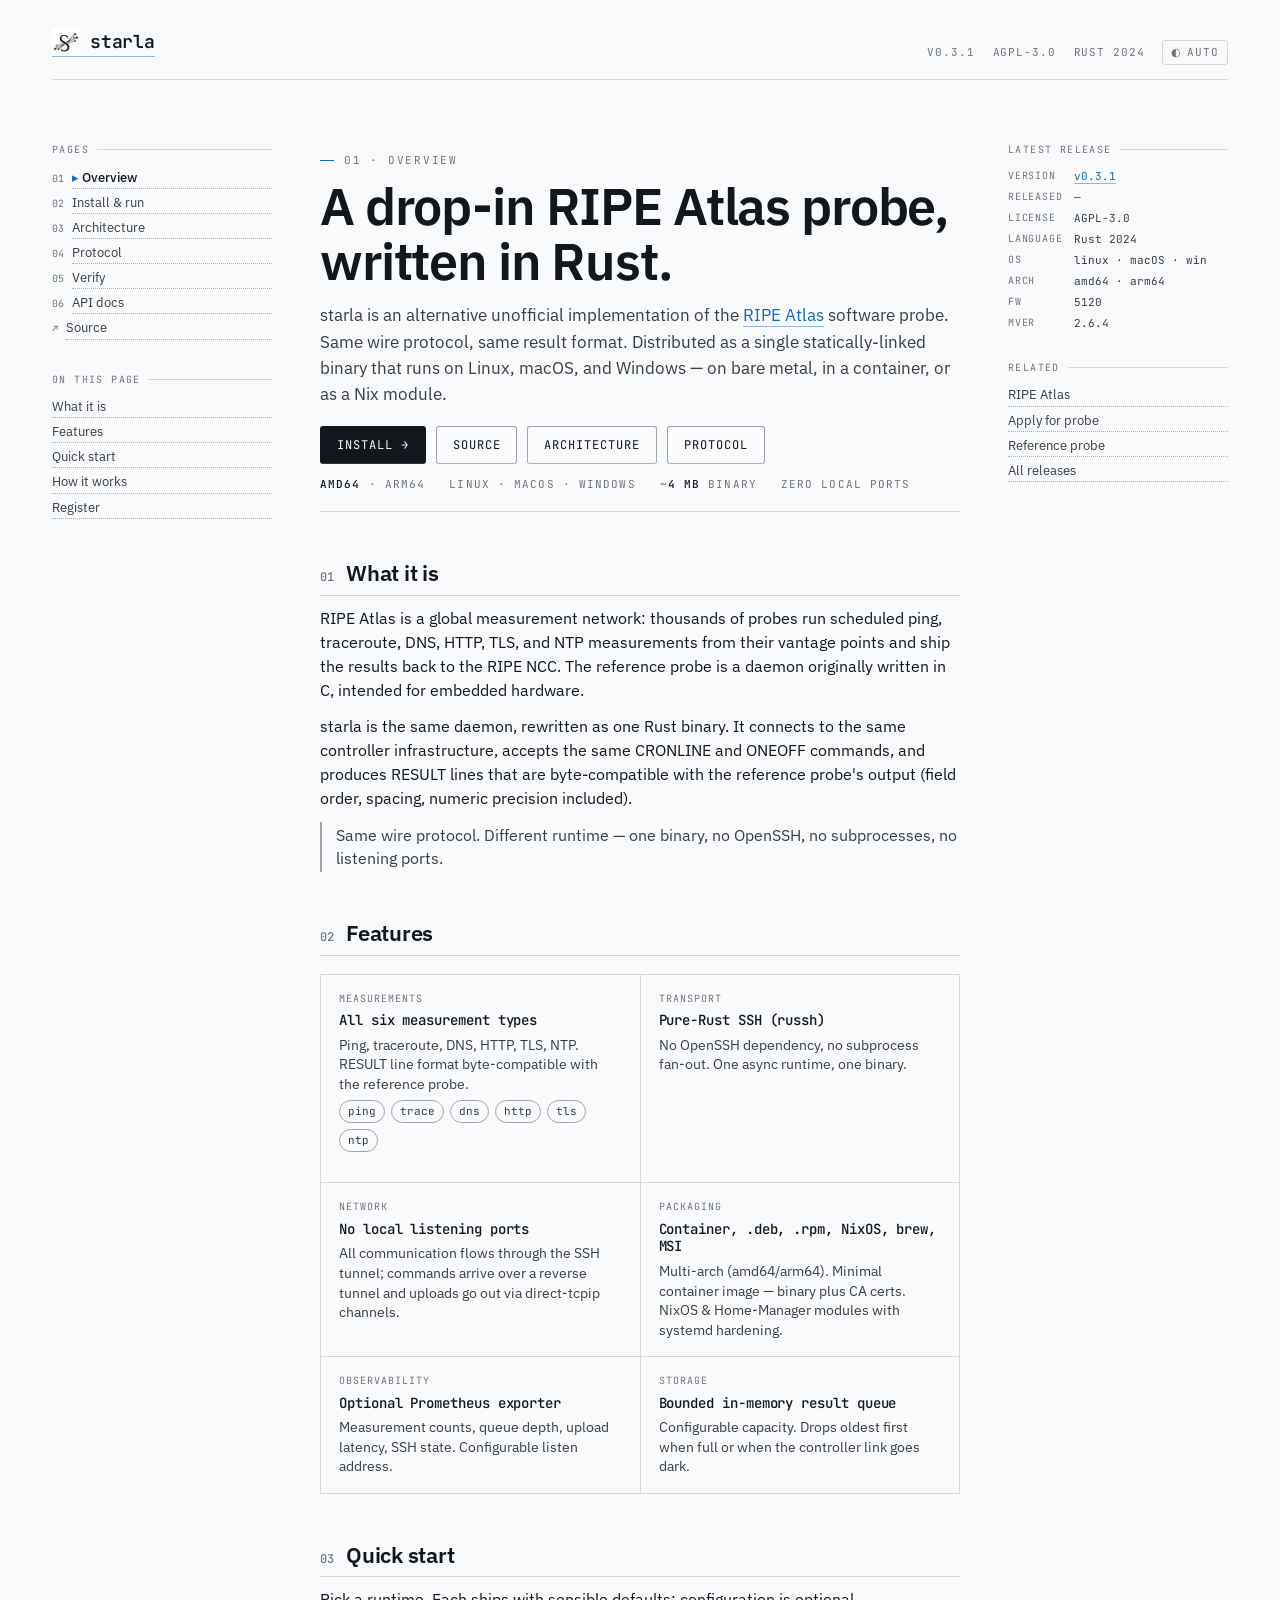
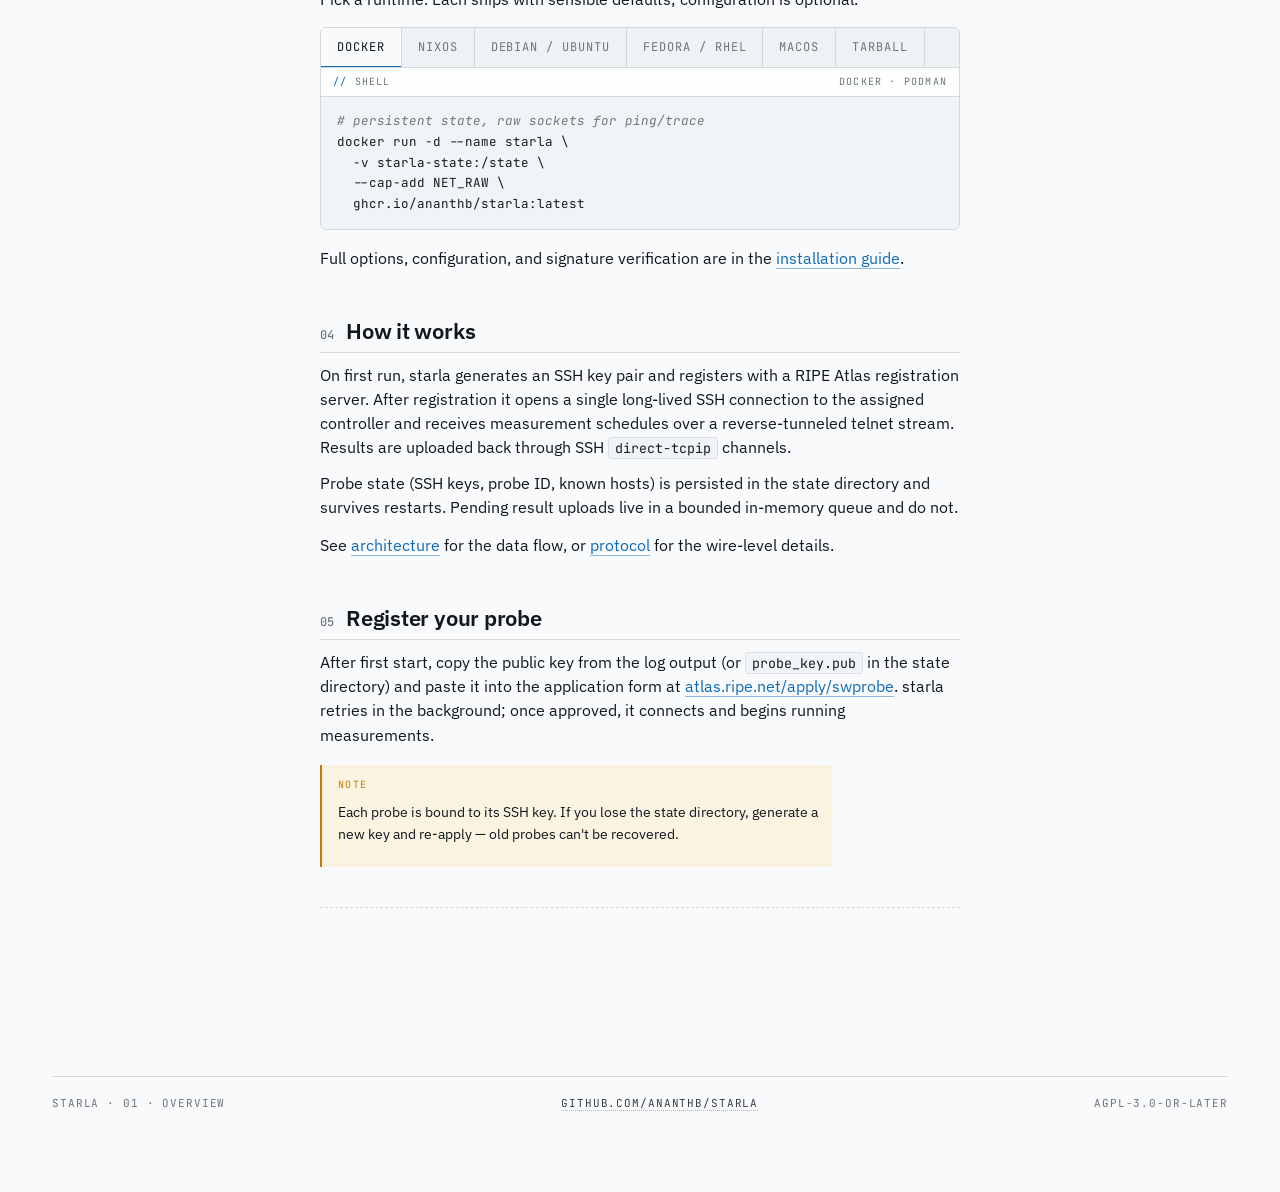
<file: doc/index.html>
<!DOCTYPE html>
<html lang="en">
<head>
<meta charset="utf-8">
<meta name="viewport" content="width=device-width, initial-scale=1">
<title>starla — RIPE Atlas software probe</title>
<meta name="description" content="An alternative implementation of the RIPE Atlas software probe, written in Rust.">
<link rel="icon" type="image/png" href="logo.png">
<link rel="stylesheet" href="style.css">
<script>
  (function(){
    try {
      var t = localStorage.getItem('starla-theme');
      if (t === 'dark' || t === 'light') document.documentElement.setAttribute('data-theme', t);
    } catch(e) {}
  })();
</script>
</head>
<body>
<div class="shell">

  <header class="mast">
    <a class="brand" href="index.html">
      <img src="logo.png" alt="">
      <span class="word">starla</span>
    </a>
    <div class="meta">
      <span id="mastVersion">v0.3.1</span>
      <span>AGPL-3.0</span>
      <span>rust 2024</span>
      <button class="theme-toggle" type="button" id="themeToggle" aria-label="Toggle theme"><span class="glyph" aria-hidden="true">◐</span><span class="theme-label">auto</span></button>
    </div>
  </header>

  <aside class="rail-l">
    <div class="rail-label">Pages</div>
    <ul class="toc">
      <li><span class="num">01</span><a class="current" href="index.html">Overview</a></li>
      <li><span class="num">02</span><a href="install.html">Install &amp; run</a></li>
      <li><span class="num">03</span><a href="architecture.html">Architecture</a></li>
      <li><span class="num">04</span><a href="protocol.html">Protocol</a></li>
      <li><span class="num">05</span><a href="verify.html">Verify</a></li>
      <li><span class="num">06</span><a href="api/starla_common/index.html">API docs</a></li>
      <li><span class="num">↗</span><a href="https://github.com/ananthb/starla">Source</a></li>
    </ul>

    <div class="rail-label" style="margin-top:32px">On this page</div>
    <ul class="toc">
      <li><a href="#what">What it is</a></li>
      <li><a href="#features">Features</a></li>
      <li><a href="#quick">Quick start</a></li>
      <li><a href="#how">How it works</a></li>
      <li><a href="#register">Register</a></li>
    </ul>
  </aside>

  <main class="content">

    <section class="hero">
      <p class="eyebrow">01 · overview</p>
      <h1 class="display">A drop-in RIPE Atlas probe,<br>written in Rust.</h1>
      <p class="lede">
        starla is an alternative unofficial implementation of the
        <a href="https://atlas.ripe.net/">RIPE&nbsp;Atlas</a> software probe.
        Same wire protocol, same result format. Distributed as a single statically-linked
        binary that runs on Linux, macOS, and Windows &mdash; on bare metal, in a container,
        or as a Nix module.
      </p>

      <div class="cta-row">
        <a class="btn primary" href="install.html">Install <span class="arrow">→</span></a>
        <a class="btn" href="https://github.com/ananthb/starla">Source</a>
        <a class="btn" href="architecture.html">Architecture</a>
        <a class="btn" href="protocol.html">Protocol</a>
      </div>

      <div class="hero-meta">
        <span><strong>amd64</strong> · arm64</span>
        <span>linux · macOS · windows</span>
        <span>~<strong>4&nbsp;MB</strong> binary</span>
        <span>zero local ports</span>
      </div>
    </section>

    <section id="what">
      <h2 class="section"><span class="num">01</span>What it is</h2>
      <p>
        RIPE Atlas is a global measurement network: thousands of probes run scheduled
        ping, traceroute, DNS, HTTP, TLS, and NTP measurements from their vantage points
        and ship the results back to the RIPE NCC. The reference probe is a daemon
        originally written in C, intended for embedded hardware.
      </p>
      <p>
        starla is the same daemon, rewritten as one Rust binary. It connects to the
        same controller infrastructure, accepts the same CRONLINE and ONEOFF commands,
        and produces RESULT lines that are byte-compatible with the reference probe's
        output (field order, spacing, numeric precision included).
      </p>
      <p class="spec">
        Same wire protocol. Different runtime &mdash; one binary, no OpenSSH, no subprocesses, no listening ports.
      </p>
    </section>

    <section id="features">
      <h2 class="section"><span class="num">02</span>Features</h2>

      <div class="feat-grid">
        <div class="feat">
          <div class="id">measurements</div>
          <h3>All six measurement types</h3>
          <p>Ping, traceroute, DNS, HTTP, TLS, NTP. RESULT line format byte-compatible with the reference probe.</p>
          <div class="chips">
            <span class="chip">ping</span><span class="chip">trace</span><span class="chip">dns</span>
            <span class="chip">http</span><span class="chip">tls</span><span class="chip">ntp</span>
          </div>
        </div>
        <div class="feat">
          <div class="id">transport</div>
          <h3>Pure-Rust SSH (russh)</h3>
          <p>No OpenSSH dependency, no subprocess fan-out. One async runtime, one binary.</p>
        </div>
        <div class="feat">
          <div class="id">network</div>
          <h3>No local listening ports</h3>
          <p>All communication flows through the SSH tunnel; commands arrive over a reverse tunnel and uploads go out via direct-tcpip channels.</p>
        </div>
        <div class="feat">
          <div class="id">packaging</div>
          <h3>Container, .deb, .rpm, NixOS, brew, MSI</h3>
          <p>Multi-arch (amd64/arm64). Minimal container image &mdash; binary plus CA certs. NixOS &amp; Home-Manager modules with systemd hardening.</p>
        </div>
        <div class="feat">
          <div class="id">observability</div>
          <h3>Optional Prometheus exporter</h3>
          <p>Measurement counts, queue depth, upload latency, SSH state. Configurable listen address.</p>
        </div>
        <div class="feat">
          <div class="id">storage</div>
          <h3>Bounded in-memory result queue</h3>
          <p>Configurable capacity. Drops oldest first when full or when the controller link goes dark.</p>
        </div>
      </div>
    </section>

    <section id="quick">
      <h2 class="section"><span class="num">03</span>Quick start</h2>
      <p>Pick a runtime. Each ships with sensible defaults; configuration is optional.</p>

      <div class="qs">
        <div class="qs-tabs" role="tablist">
          <button role="tab" aria-selected="true" data-target="qs-docker">Docker</button>
          <button role="tab" aria-selected="false" data-target="qs-nixos">NixOS</button>
          <button role="tab" aria-selected="false" data-target="qs-debian">Debian / Ubuntu</button>
          <button role="tab" aria-selected="false" data-target="qs-rhel">Fedora / RHEL</button>
          <button role="tab" aria-selected="false" data-target="qs-mac">macOS</button>
          <button role="tab" aria-selected="false" data-target="qs-tar">Tarball</button>
        </div>

        <div class="qs-panel active" id="qs-docker">
          <pre><div class="pre-head"><span class="lang">shell</span><span>docker · podman</span></div><div class="pre-body"><code><span class="c"># persistent state, raw sockets for ping/trace</span>
docker run -d --name starla \
  -v starla-state:/state \
  --cap-add NET_RAW \
  ghcr.io/ananthb/starla:latest</code></div></pre>
        </div>

        <div class="qs-panel" id="qs-nixos">
          <pre><div class="pre-head"><span class="lang">nix</span><span>flake input + module</span></div><div class="pre-body"><code>inputs.starla.url = <span class="s">"github:ananthb/starla"</span>;

<span class="c"># in your nixos config:</span>
imports = [ starla.nixosModules.default ];
services.starla.enable = <span class="k">true</span>;</code></div></pre>
        </div>

        <div class="qs-panel" id="qs-debian">
          <pre><div class="pre-head"><span class="lang">shell</span><span>apt</span></div><div class="pre-body"><code>curl -LO https://github.com/ananthb/starla/releases/latest/download/starla_amd64.deb
sudo dpkg -i starla_*.deb
sudo systemctl enable --now starla</code></div></pre>
        </div>

        <div class="qs-panel" id="qs-rhel">
          <pre><div class="pre-head"><span class="lang">shell</span><span>dnf</span></div><div class="pre-body"><code>curl -LO https://github.com/ananthb/starla/releases/latest/download/starla.x86_64.rpm
sudo dnf install ./starla*.rpm
sudo systemctl enable --now starla</code></div></pre>
        </div>

        <div class="qs-panel" id="qs-mac">
          <pre><div class="pre-head"><span class="lang">shell</span><span>homebrew</span></div><div class="pre-body"><code>brew install ananthb/starla/starla
brew services start starla

<span class="c"># optional GUI tray applet</span>
brew install --cask ananthb/starla/starla-tray</code></div></pre>
        </div>

        <div class="qs-panel" id="qs-tar">
          <pre><div class="pre-head"><span class="lang">shell</span><span>release tarball</span></div><div class="pre-body"><code>curl -LO https://github.com/ananthb/starla/releases/latest/download/starla-amd64.tar.gz
tar xzf starla-amd64.tar.gz
sudo ./starla/starla</code></div></pre>
        </div>
      </div>

      <p style="margin-top:14px">
        Full options, configuration, and signature verification are in the
        <a href="install.html">installation guide</a>.
      </p>
    </section>

    <section id="how">
      <h2 class="section"><span class="num">04</span>How it works</h2>
      <p>
        On first run, starla generates an SSH key pair and registers with a
        RIPE&nbsp;Atlas registration server. After registration it opens a
        single long-lived SSH connection to the assigned controller and
        receives measurement schedules over a reverse-tunneled telnet stream.
        Results are uploaded back through SSH <code>direct-tcpip</code> channels.
      </p>
      <p>
        Probe state (SSH keys, probe ID, known hosts) is persisted in the state directory and
        survives restarts. Pending result uploads live in a bounded in-memory queue and do not.
      </p>
      <p style="margin-top:14px">
        See <a href="architecture.html">architecture</a> for the data flow, or
        <a href="protocol.html">protocol</a> for the wire-level details.
      </p>
    </section>

    <section id="register">
      <h2 class="section"><span class="num">05</span>Register your probe</h2>
      <p>
        After first start, copy the public key from the log output (or
        <code>probe_key.pub</code> in the state directory) and paste it into the
        application form at
        <a href="https://atlas.ripe.net/apply/swprobe/">atlas.ripe.net/apply/swprobe</a>.
        starla retries in the background; once approved, it connects and begins running
        measurements.
      </p>

      <div class="callout">
        <div class="label">note</div>
        <p>Each probe is bound to its SSH key. If you lose the state directory, generate a
        new key and re-apply &mdash; old probes can't be recovered.</p>
      </div>
    </section>

    <hr class="divider">

  </main>

  <aside class="rail-r">
    <div class="rail-block">
      <div class="rail-label">Latest release</div>
      <dl id="latestRelease">
        <dt>Version</dt><dd><a id="rel-link" href="https://github.com/ananthb/starla/releases/latest"><span id="rel-tag">v0.3.1</span></a></dd>
        <dt>Released</dt><dd id="rel-date">—</dd>
        <dt>License</dt><dd>AGPL-3.0</dd>
        <dt>Language</dt><dd>Rust 2024</dd>
        <dt>OS</dt><dd>linux · macOS · win</dd>
        <dt>Arch</dt><dd>amd64 · arm64</dd>
        <dt>fw</dt><dd>5120</dd>
        <dt>mver</dt><dd>2.6.4</dd>
      </dl>
    </div>

    <div class="rail-block">
      <div class="rail-label">Related</div>
      <ul class="toc">
        <li><a href="https://atlas.ripe.net/">RIPE Atlas</a></li>
        <li><a href="https://atlas.ripe.net/apply/swprobe/">Apply for probe</a></li>
        <li><a href="https://github.com/RIPE-NCC/ripe-atlas-software-probe">Reference probe</a></li>
        <li><a href="https://github.com/ananthb/starla/releases">All releases</a></li>
      </ul>
    </div>
  </aside>

  <footer>
    <span>starla · 01 · overview</span>
    <span><a href="https://github.com/ananthb/starla">github.com/ananthb/starla</a></span>
    <span>AGPL-3.0-or-later</span>
  </footer>

</div>

<script>
  document.querySelectorAll('.qs-tabs button').forEach(btn => {
    btn.addEventListener('click', () => {
      const target = btn.dataset.target;
      const tabs = btn.closest('.qs-tabs');
      const root = btn.closest('.qs');
      tabs.querySelectorAll('button').forEach(b => b.setAttribute('aria-selected', b === btn));
      root.querySelectorAll('.qs-panel').forEach(p => p.classList.toggle('active', p.id === target));
    });
  });
</script>

<script>
  (function(){
    var btn = document.getElementById('themeToggle');
    if (!btn) return;
    var glyph = btn.querySelector('.glyph');
    var label = btn.querySelector('.theme-label');
    var states = ['auto','light','dark'];
    var glyphs = { auto: '◐', light: '☀', dark: '☾' };
    function current() {
      var t = document.documentElement.getAttribute('data-theme');
      return (t === 'light' || t === 'dark') ? t : 'auto';
    }
    function render(state) {
      glyph.textContent = glyphs[state];
      label.textContent = state;
    }
    render(current());
    btn.addEventListener('click', function(){
      var i = states.indexOf(current());
      var next = states[(i + 1) % states.length];
      if (next === 'auto') {
        document.documentElement.removeAttribute('data-theme');
        try { localStorage.removeItem('starla-theme'); } catch(e){}
      } else {
        document.documentElement.setAttribute('data-theme', next);
        try { localStorage.setItem('starla-theme', next); } catch(e){}
      }
      render(next);
    });
  })();
</script>

<script>
  (function(){
    function fmtDate(s){
      try {
        var d = new Date(s);
        var diff = (Date.now() - d.getTime()) / 86400000;
        var rel;
        if (diff < 1) rel = 'today';
        else if (diff < 2) rel = 'yesterday';
        else if (diff < 30) rel = Math.floor(diff) + ' days ago';
        else if (diff < 365) rel = Math.floor(diff / 30) + ' mo ago';
        else rel = Math.floor(diff / 365) + ' yr ago';
        return d.toISOString().slice(0,10) + ' · ' + rel;
      } catch(e) { return s || '—'; }
    }
    fetch('https://api.github.com/repos/ananthb/starla/releases/latest', {
      headers: { 'Accept': 'application/vnd.github+json' }
    })
      .then(function(r){ if (!r.ok) throw new Error('http ' + r.status); return r.json(); })
      .then(function(rel){
        var tag = rel.tag_name || rel.name;
        if (tag) {
          var tagEl = document.getElementById('rel-tag');
          var mast = document.getElementById('mastVersion');
          if (tagEl) tagEl.textContent = tag;
          if (mast) mast.textContent = tag;
        }
        var link = document.getElementById('rel-link');
        if (link && rel.html_url) link.href = rel.html_url;
        var dateEl = document.getElementById('rel-date');
        if (dateEl && rel.published_at) dateEl.textContent = fmtDate(rel.published_at);
      })
      .catch(function(){ /* keep static fallback */ });
  })();
</script>
</body>
</html>
</file>
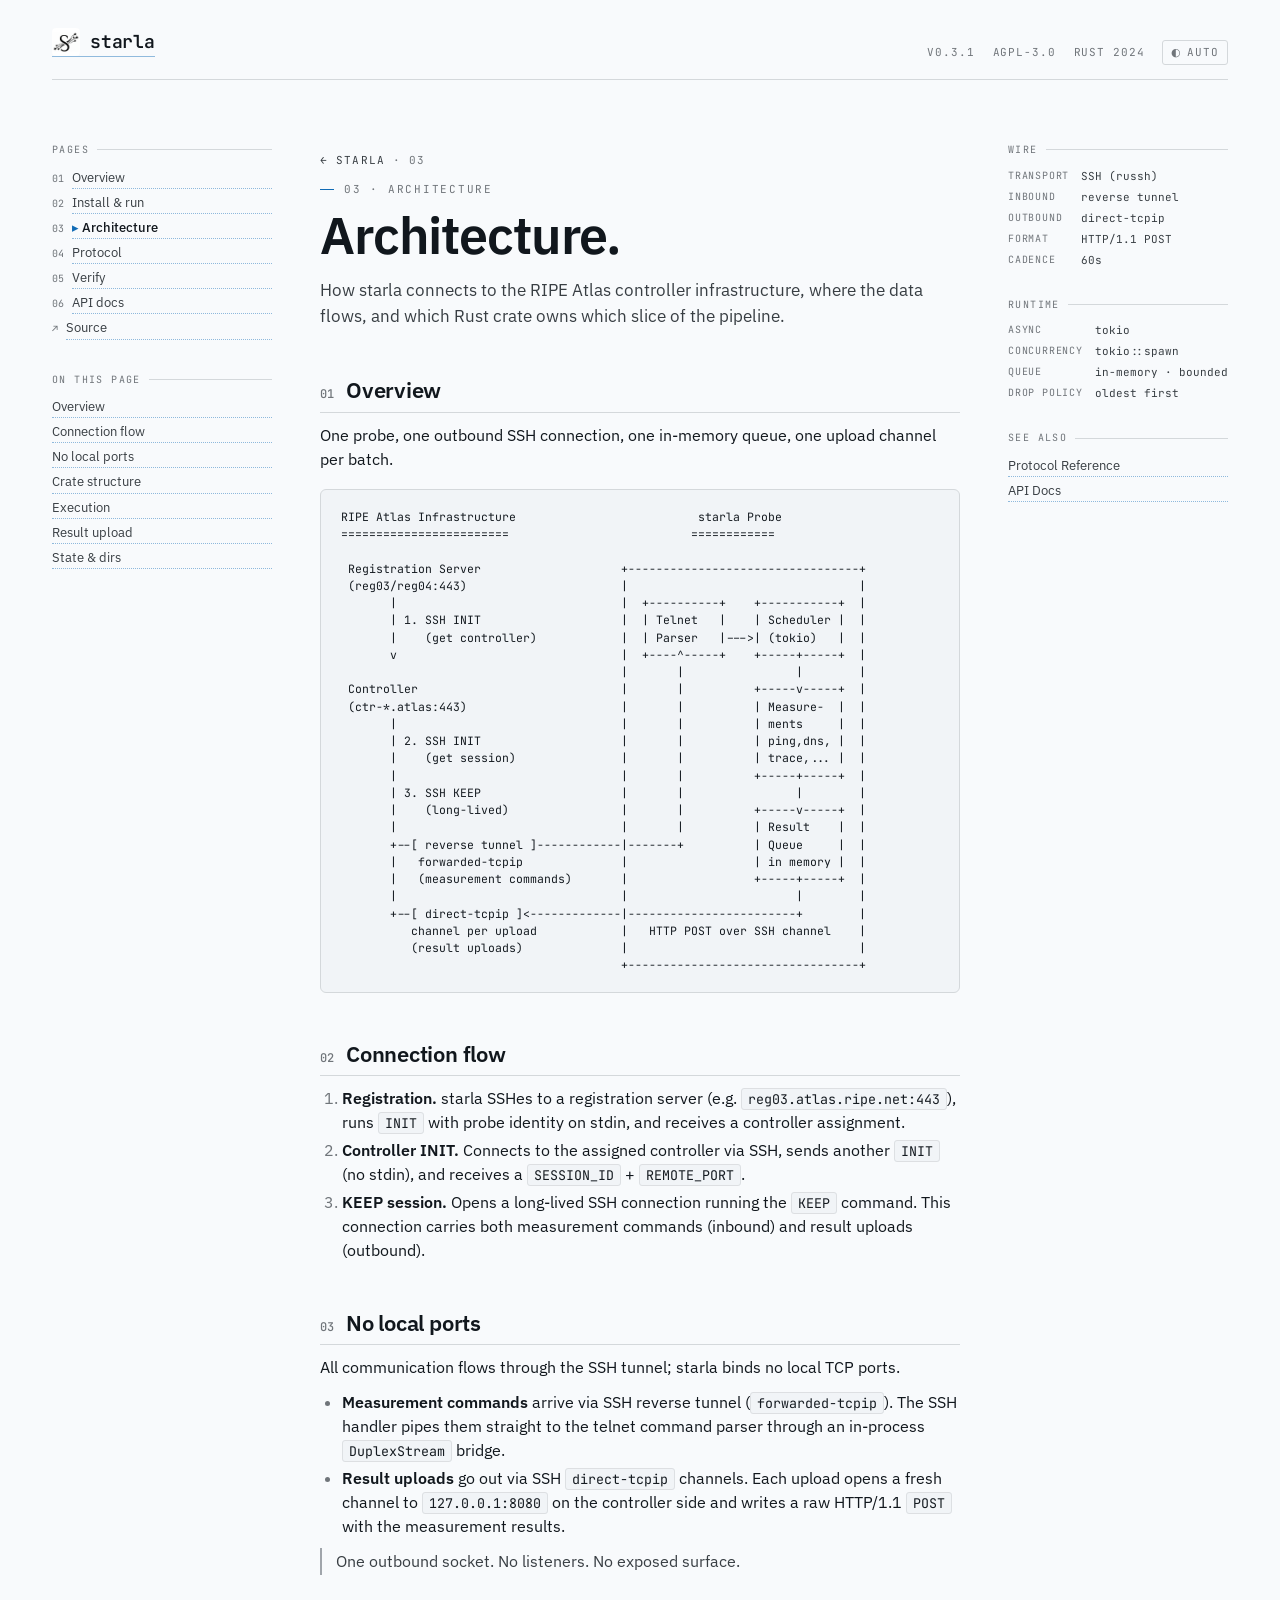
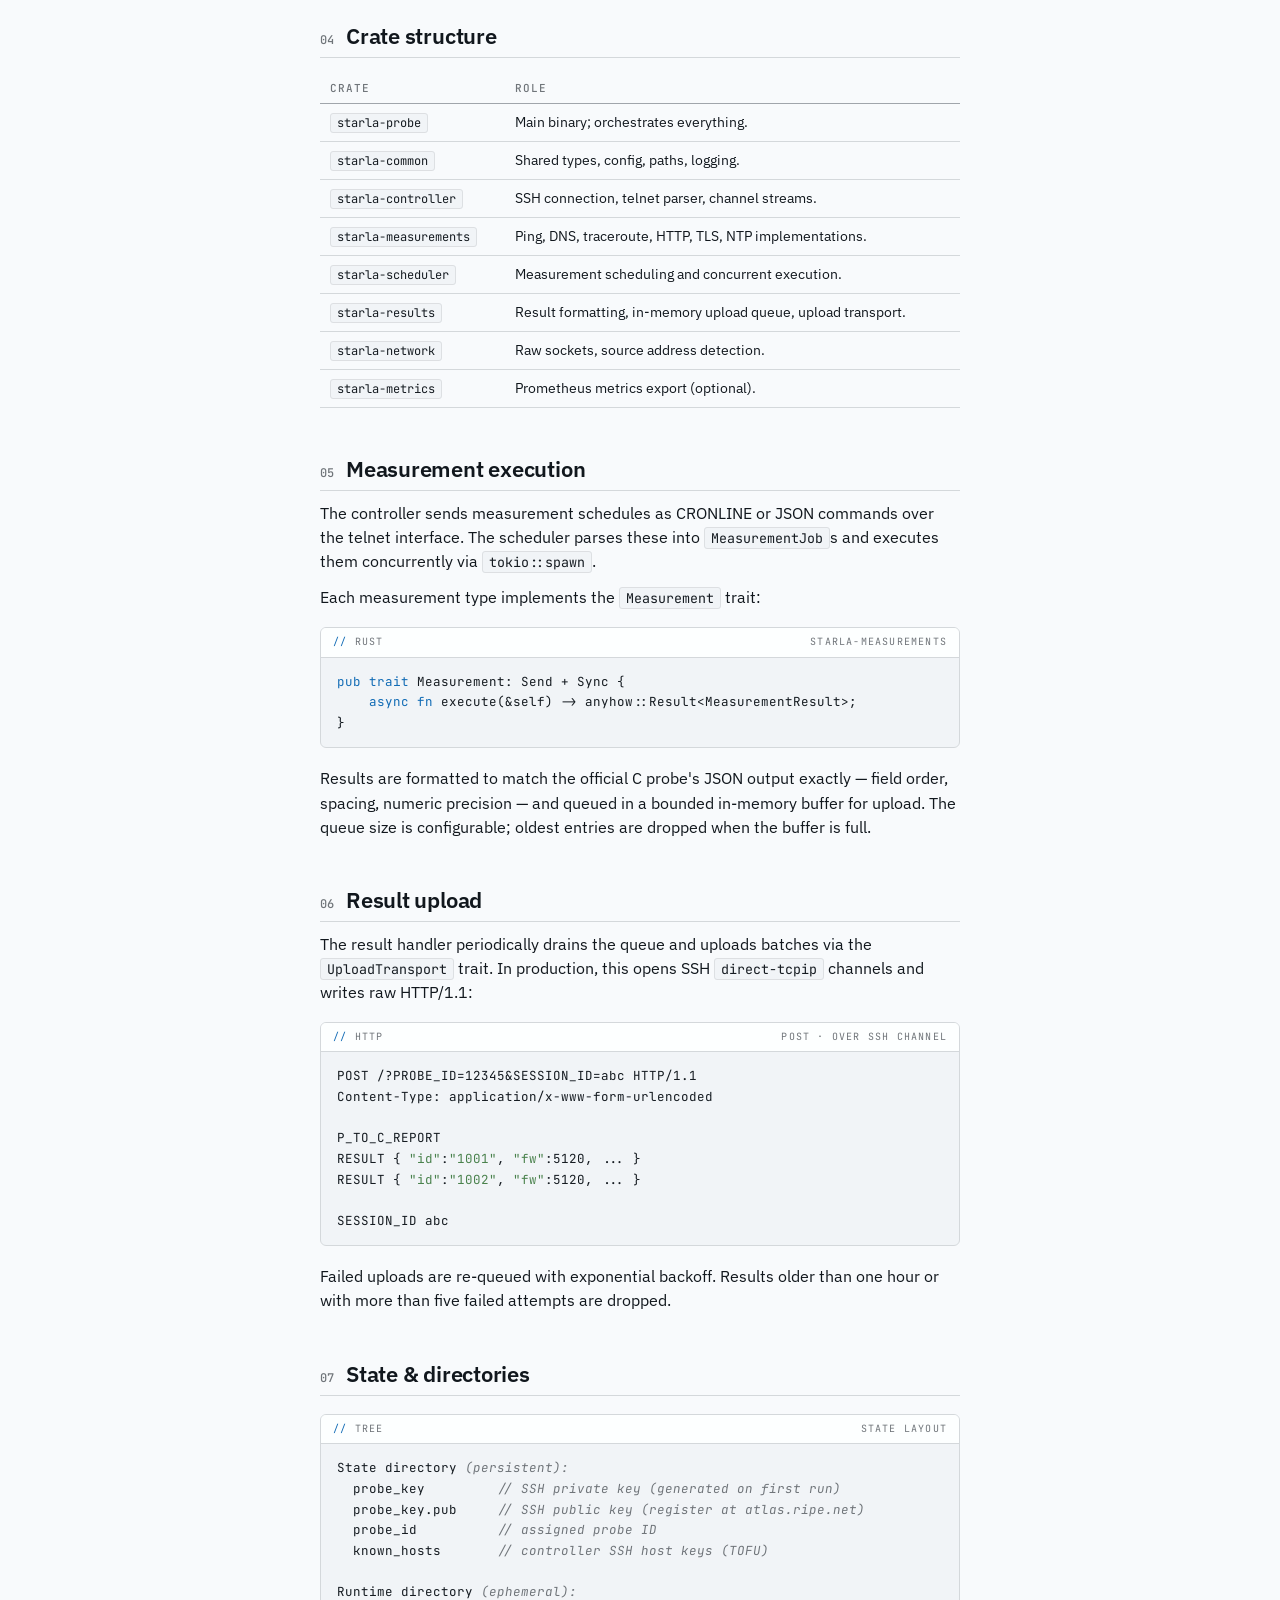
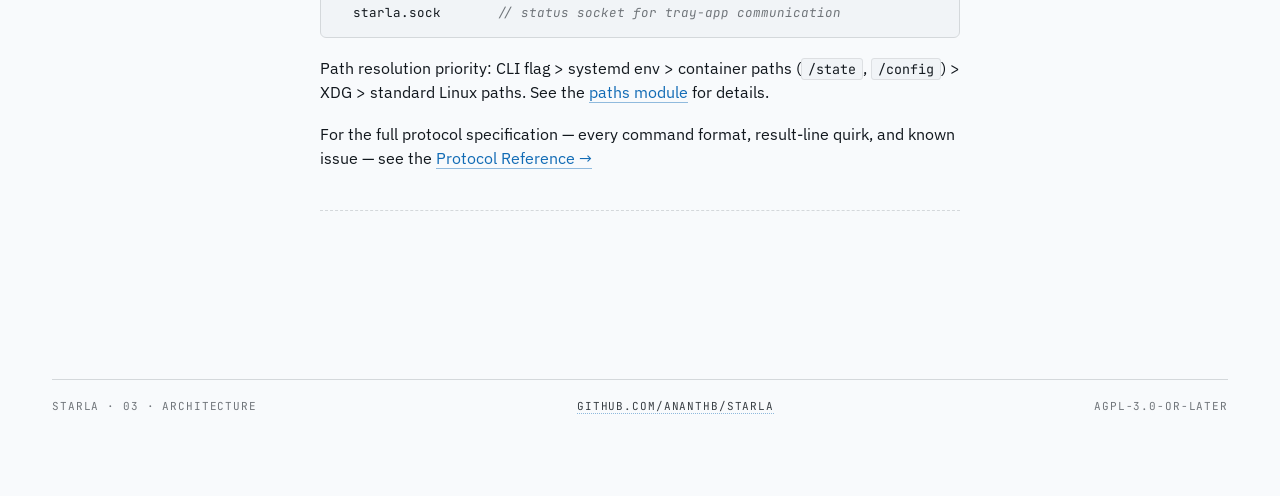
<file: doc/architecture.html>
<!DOCTYPE html>
<html lang="en">
<head>
<meta charset="utf-8">
<meta name="viewport" content="width=device-width, initial-scale=1">
<title>Architecture — starla</title>
<link rel="icon" type="image/png" href="logo.png">
<link rel="stylesheet" href="style.css">
<script>
  (function(){
    try {
      var t = localStorage.getItem('starla-theme');
      if (t === 'dark' || t === 'light') document.documentElement.setAttribute('data-theme', t);
    } catch(e) {}
  })();
</script>
</head>
<body>
<div class="shell">

  <header class="mast">
    <a class="brand" href="index.html">
      <img src="logo.png" alt="">
      <span class="word">starla</span>
    </a>
    <div class="meta">
      <span id="mastVersion">v0.3.1</span>
      <span>AGPL-3.0</span>
      <span>rust 2024</span>
      <button class="theme-toggle" type="button" id="themeToggle" aria-label="Toggle theme"><span class="glyph" aria-hidden="true">◐</span><span class="theme-label">auto</span></button>
    </div>
  </header>

  <aside class="rail-l">
    <div class="rail-label">Pages</div>
    <ul class="toc">
      <li><span class="num">01</span><a href="index.html">Overview</a></li>
      <li><span class="num">02</span><a href="install.html">Install &amp; run</a></li>
      <li><span class="num">03</span><a class="current" href="architecture.html">Architecture</a></li>
      <li><span class="num">04</span><a href="protocol.html">Protocol</a></li>
      <li><span class="num">05</span><a href="verify.html">Verify</a></li>
      <li><span class="num">06</span><a href="api/starla_common/index.html">API docs</a></li>
      <li><span class="num">↗</span><a href="https://github.com/ananthb/starla">Source</a></li>
    </ul>

    <div class="rail-label" style="margin-top:32px">On this page</div>
    <ul class="toc">
      <li><a href="#overview">Overview</a></li>
      <li><a href="#flow">Connection flow</a></li>
      <li><a href="#ports">No local ports</a></li>
      <li><a href="#crates">Crate structure</a></li>
      <li><a href="#exec">Execution</a></li>
      <li><a href="#upload">Result upload</a></li>
      <li><a href="#state">State &amp; dirs</a></li>
    </ul>
  </aside>

  <main class="content">

    <p class="crumb"><a href="index.html">← starla</a> <span>·</span> 03</p>
    <p class="eyebrow">03 · architecture</p>
    <h1 class="display">Architecture.</h1>
    <p class="lede">
      How starla connects to the RIPE&nbsp;Atlas controller infrastructure, where the
      data flows, and which Rust crate owns which slice of the pipeline.
    </p>

    <section id="overview">
      <h2 class="section"><span class="num">01</span>Overview</h2>
      <p>One probe, one outbound SSH connection, one in-memory queue, one upload channel per batch.</p>

      <div class="ascii">RIPE Atlas Infrastructure                          starla Probe
========================                          ============

 Registration Server                    +---------------------------------+
 (reg03/reg04:443)                      |                                 |
       |                                |  +----------+    +-----------+  |
       | 1. SSH INIT                    |  | Telnet   |    | Scheduler |  |
       |    (get controller)            |  | Parser   |--->| (tokio)   |  |
       v                                |  +----^-----+    +-----+-----+  |
                                        |       |                |        |
 Controller                             |       |          +-----v-----+  |
 (ctr-*.atlas:443)                      |       |          | Measure-  |  |
       |                                |       |          | ments     |  |
       | 2. SSH INIT                    |       |          | ping,dns, |  |
       |    (get session)               |       |          | trace,... |  |
       |                                |       |          +-----+-----+  |
       | 3. SSH KEEP                    |       |                |        |
       |    (long-lived)                |       |          +-----v-----+  |
       |                                |       |          | Result    |  |
       +--[ reverse tunnel ]------------|-------+          | Queue     |  |
       |   forwarded-tcpip              |                  | in memory |  |
       |   (measurement commands)       |                  +-----+-----+  |
       |                                |                        |        |
       +--[ direct-tcpip ]&lt;-------------|------------------------+        |
          channel per upload            |   HTTP POST over SSH channel    |
          (result uploads)              |                                 |
                                        +---------------------------------+</div>
    </section>

    <section id="flow">
      <h2 class="section"><span class="num">02</span>Connection flow</h2>

      <ol>
        <li><strong>Registration.</strong> starla SSHes to a registration server (e.g. <code>reg03.atlas.ripe.net:443</code>), runs <code>INIT</code> with probe identity on stdin, and receives a controller assignment.</li>
        <li><strong>Controller INIT.</strong> Connects to the assigned controller via SSH, sends another <code>INIT</code> (no stdin), and receives a <code>SESSION_ID</code> + <code>REMOTE_PORT</code>.</li>
        <li><strong>KEEP session.</strong> Opens a long-lived SSH connection running the <code>KEEP</code> command. This connection carries both measurement commands (inbound) and result uploads (outbound).</li>
      </ol>
    </section>

    <section id="ports">
      <h2 class="section"><span class="num">03</span>No local ports</h2>
      <p>All communication flows through the SSH tunnel; starla binds no local TCP ports.</p>

      <ul>
        <li><strong>Measurement commands</strong> arrive via SSH reverse tunnel (<code>forwarded-tcpip</code>). The SSH handler pipes them straight to the telnet command parser through an in-process <code>DuplexStream</code> bridge.</li>
        <li><strong>Result uploads</strong> go out via SSH <code>direct-tcpip</code> channels. Each upload opens a fresh channel to <code>127.0.0.1:8080</code> on the controller side and writes a raw HTTP/1.1 <code>POST</code> with the measurement results.</li>
      </ul>

      <p class="spec">One outbound socket. No listeners. No exposed surface.</p>
    </section>

    <section id="crates">
      <h2 class="section"><span class="num">04</span>Crate structure</h2>

      <table>
        <thead><tr><th>Crate</th><th>Role</th></tr></thead>
        <tbody>
          <tr><td><code>starla-probe</code></td><td>Main binary; orchestrates everything.</td></tr>
          <tr><td><code>starla-common</code></td><td>Shared types, config, paths, logging.</td></tr>
          <tr><td><code>starla-controller</code></td><td>SSH connection, telnet parser, channel streams.</td></tr>
          <tr><td><code>starla-measurements</code></td><td>Ping, DNS, traceroute, HTTP, TLS, NTP implementations.</td></tr>
          <tr><td><code>starla-scheduler</code></td><td>Measurement scheduling and concurrent execution.</td></tr>
          <tr><td><code>starla-results</code></td><td>Result formatting, in-memory upload queue, upload transport.</td></tr>
          <tr><td><code>starla-network</code></td><td>Raw sockets, source address detection.</td></tr>
          <tr><td><code>starla-metrics</code></td><td>Prometheus metrics export (optional).</td></tr>
        </tbody>
      </table>
    </section>

    <section id="exec">
      <h2 class="section"><span class="num">05</span>Measurement execution</h2>
      <p>The controller sends measurement schedules as CRONLINE or JSON commands over the telnet interface. The scheduler parses these into <code>MeasurementJob</code>s and executes them concurrently via <code>tokio::spawn</code>.</p>

      <p>Each measurement type implements the <code>Measurement</code> trait:</p>

      <pre><div class="pre-head"><span class="lang">rust</span><span>starla-measurements</span></div><div class="pre-body"><code><span class="k">pub trait</span> Measurement: Send + Sync {
    <span class="k">async fn</span> execute(&amp;self) -&gt; anyhow::Result&lt;MeasurementResult&gt;;
}</code></div></pre>

      <p>Results are formatted to match the official C probe's JSON output exactly — field order, spacing, numeric precision — and queued in a bounded in-memory buffer for upload. The queue size is configurable; oldest entries are dropped when the buffer is full.</p>
    </section>

    <section id="upload">
      <h2 class="section"><span class="num">06</span>Result upload</h2>
      <p>The result handler periodically drains the queue and uploads batches via the <code>UploadTransport</code> trait. In production, this opens SSH <code>direct-tcpip</code> channels and writes raw HTTP/1.1:</p>

      <pre><div class="pre-head"><span class="lang">http</span><span>POST · over SSH channel</span></div><div class="pre-body"><code>POST /?PROBE_ID=12345&amp;SESSION_ID=abc HTTP/1.1
Content-Type: application/x-www-form-urlencoded

P_TO_C_REPORT
RESULT { <span class="s">"id"</span>:<span class="s">"1001"</span>, <span class="s">"fw"</span>:5120, ... }
RESULT { <span class="s">"id"</span>:<span class="s">"1002"</span>, <span class="s">"fw"</span>:5120, ... }

SESSION_ID abc</code></div></pre>

      <p>Failed uploads are re-queued with exponential backoff. Results older than one hour or with more than five failed attempts are dropped.</p>
    </section>

    <section id="state">
      <h2 class="section"><span class="num">07</span>State &amp; directories</h2>

      <pre><div class="pre-head"><span class="lang">tree</span><span>state layout</span></div><div class="pre-body"><code>State directory <span class="c">(persistent):</span>
  probe_key         <span class="c">// SSH private key (generated on first run)</span>
  probe_key.pub     <span class="c">// SSH public key (register at atlas.ripe.net)</span>
  probe_id          <span class="c">// assigned probe ID</span>
  known_hosts       <span class="c">// controller SSH host keys (TOFU)</span>

Runtime directory <span class="c">(ephemeral):</span>
  starla.sock       <span class="c">// status socket for tray-app communication</span></code></div></pre>

      <p>Path resolution priority: CLI flag &gt; systemd env &gt; container paths (<code>/state</code>, <code>/config</code>) &gt; XDG &gt; standard Linux paths. See the <a href="api/starla_common/paths/index.html">paths module</a> for details.</p>

      <p style="margin-top:18px">For the full protocol specification — every command format, result-line quirk, and known issue — see the <a href="protocol.html">Protocol Reference →</a></p>
    </section>

    <hr class="divider">

  </main>

  <aside class="rail-r">
    <div class="rail-block">
      <div class="rail-label">Wire</div>
      <dl>
        <dt>Transport</dt><dd>SSH (russh)</dd>
        <dt>Inbound</dt><dd>reverse tunnel</dd>
        <dt>Outbound</dt><dd>direct-tcpip</dd>
        <dt>Format</dt><dd>HTTP/1.1 POST</dd>
        <dt>Cadence</dt><dd>60s</dd>
      </dl>
    </div>

    <div class="rail-block">
      <div class="rail-label">Runtime</div>
      <dl>
        <dt>Async</dt><dd>tokio</dd>
        <dt>Concurrency</dt><dd>tokio::spawn</dd>
        <dt>Queue</dt><dd>in-memory · bounded</dd>
        <dt>Drop policy</dt><dd>oldest first</dd>
      </dl>
    </div>

    <div class="rail-block">
      <div class="rail-label">See also</div>
      <ul class="toc">
        <li><a href="protocol.html">Protocol Reference</a></li>
        <li><a href="api/starla_common/index.html">API Docs</a></li>
      </ul>
    </div>
  </aside>

  <footer>
    <span>starla · 03 · architecture</span>
    <span><a href="https://github.com/ananthb/starla">github.com/ananthb/starla</a></span>
    <span>AGPL-3.0-or-later</span>
  </footer>

</div>

<script>
  (function(){
    var btn = document.getElementById('themeToggle');
    if (!btn) return;
    var glyph = btn.querySelector('.glyph');
    var label = btn.querySelector('.theme-label');
    var states = ['auto','light','dark'];
    var glyphs = { auto: '◐', light: '☀', dark: '☾' };
    function current() {
      var t = document.documentElement.getAttribute('data-theme');
      return (t === 'light' || t === 'dark') ? t : 'auto';
    }
    function render(state) {
      glyph.textContent = glyphs[state];
      label.textContent = state;
    }
    render(current());
    btn.addEventListener('click', function(){
      var i = states.indexOf(current());
      var next = states[(i + 1) % states.length];
      if (next === 'auto') {
        document.documentElement.removeAttribute('data-theme');
        try { localStorage.removeItem('starla-theme'); } catch(e){}
      } else {
        document.documentElement.setAttribute('data-theme', next);
        try { localStorage.setItem('starla-theme', next); } catch(e){}
      }
      render(next);
    });
  })();
</script>

<script>
  (function(){
    var mast = document.getElementById('mastVersion');
    if (!mast) return;
    fetch('https://api.github.com/repos/ananthb/starla/releases/latest', {
      headers: { 'Accept': 'application/vnd.github+json' }
    })
      .then(function(r){ if (!r.ok) throw new Error('http ' + r.status); return r.json(); })
      .then(function(rel){ if (rel.tag_name) mast.textContent = rel.tag_name; })
      .catch(function(){});
  })();
</script>
</body>
</html>
</file>
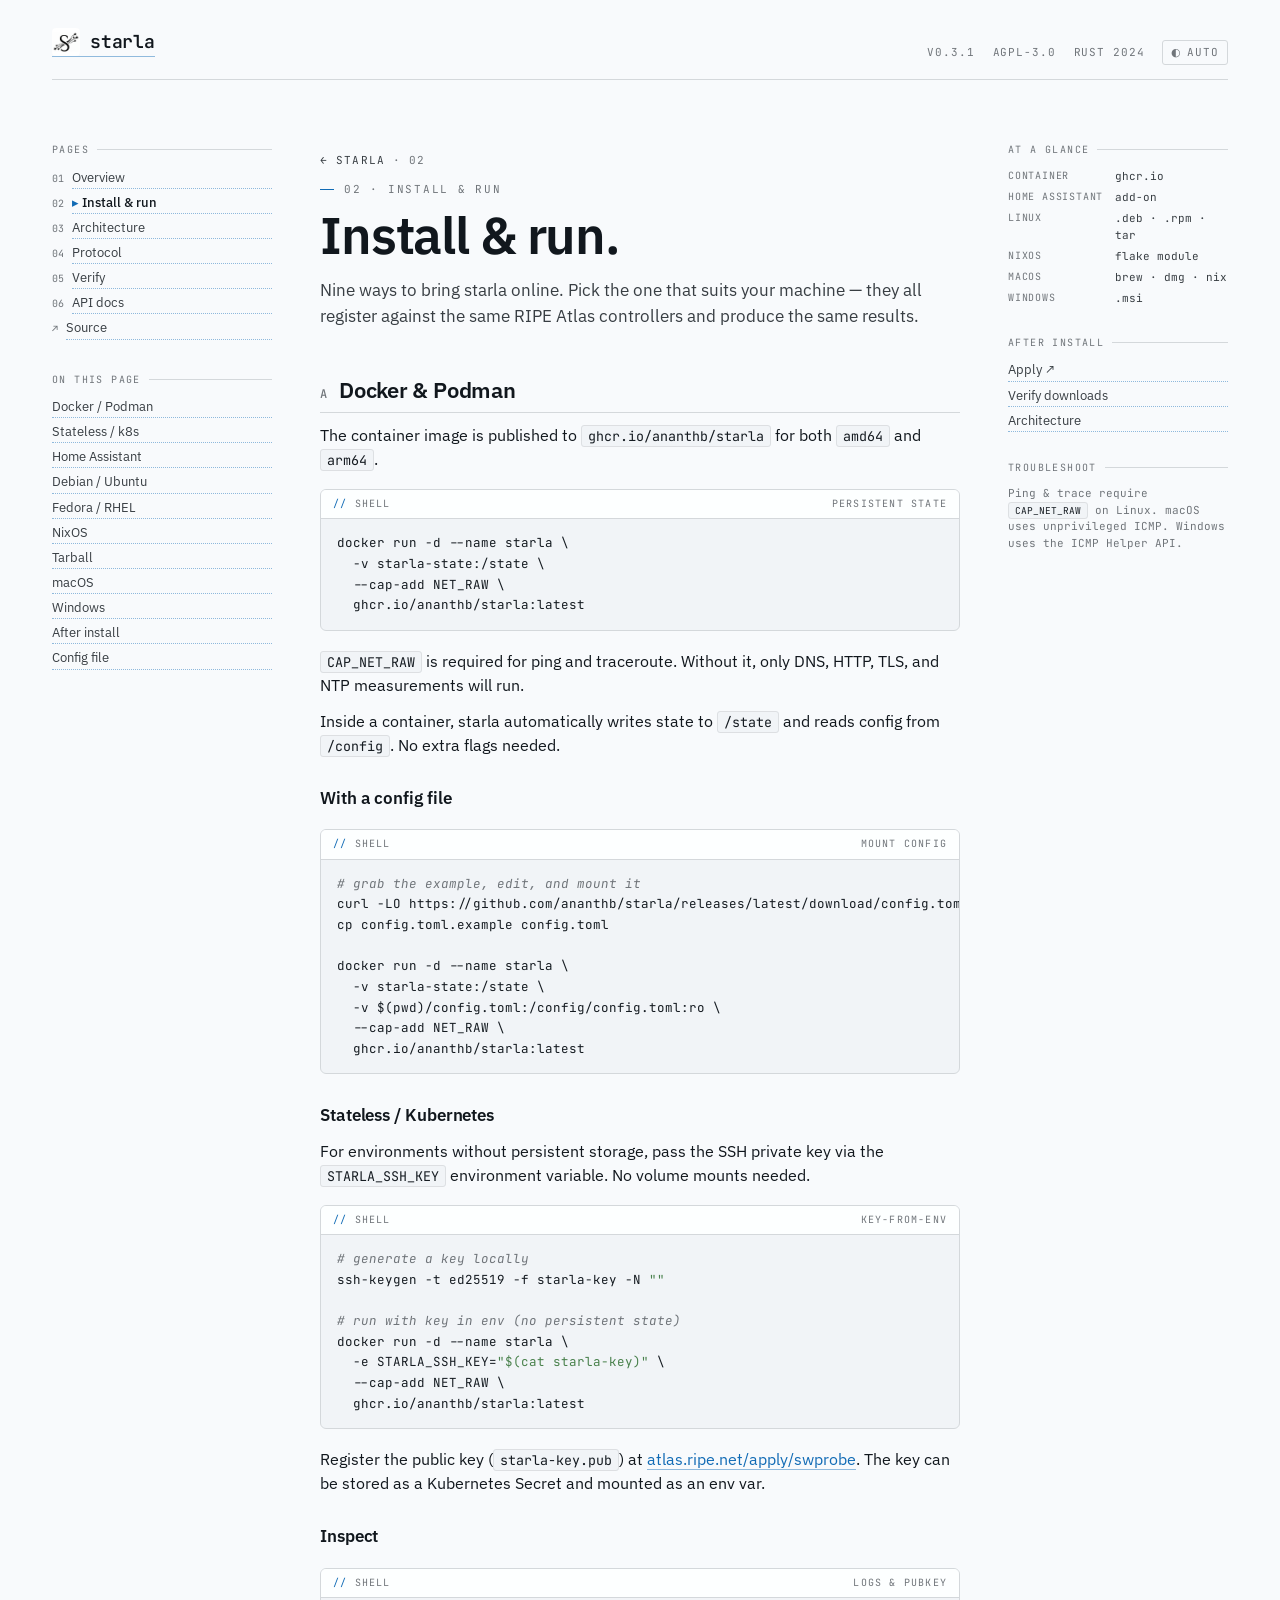
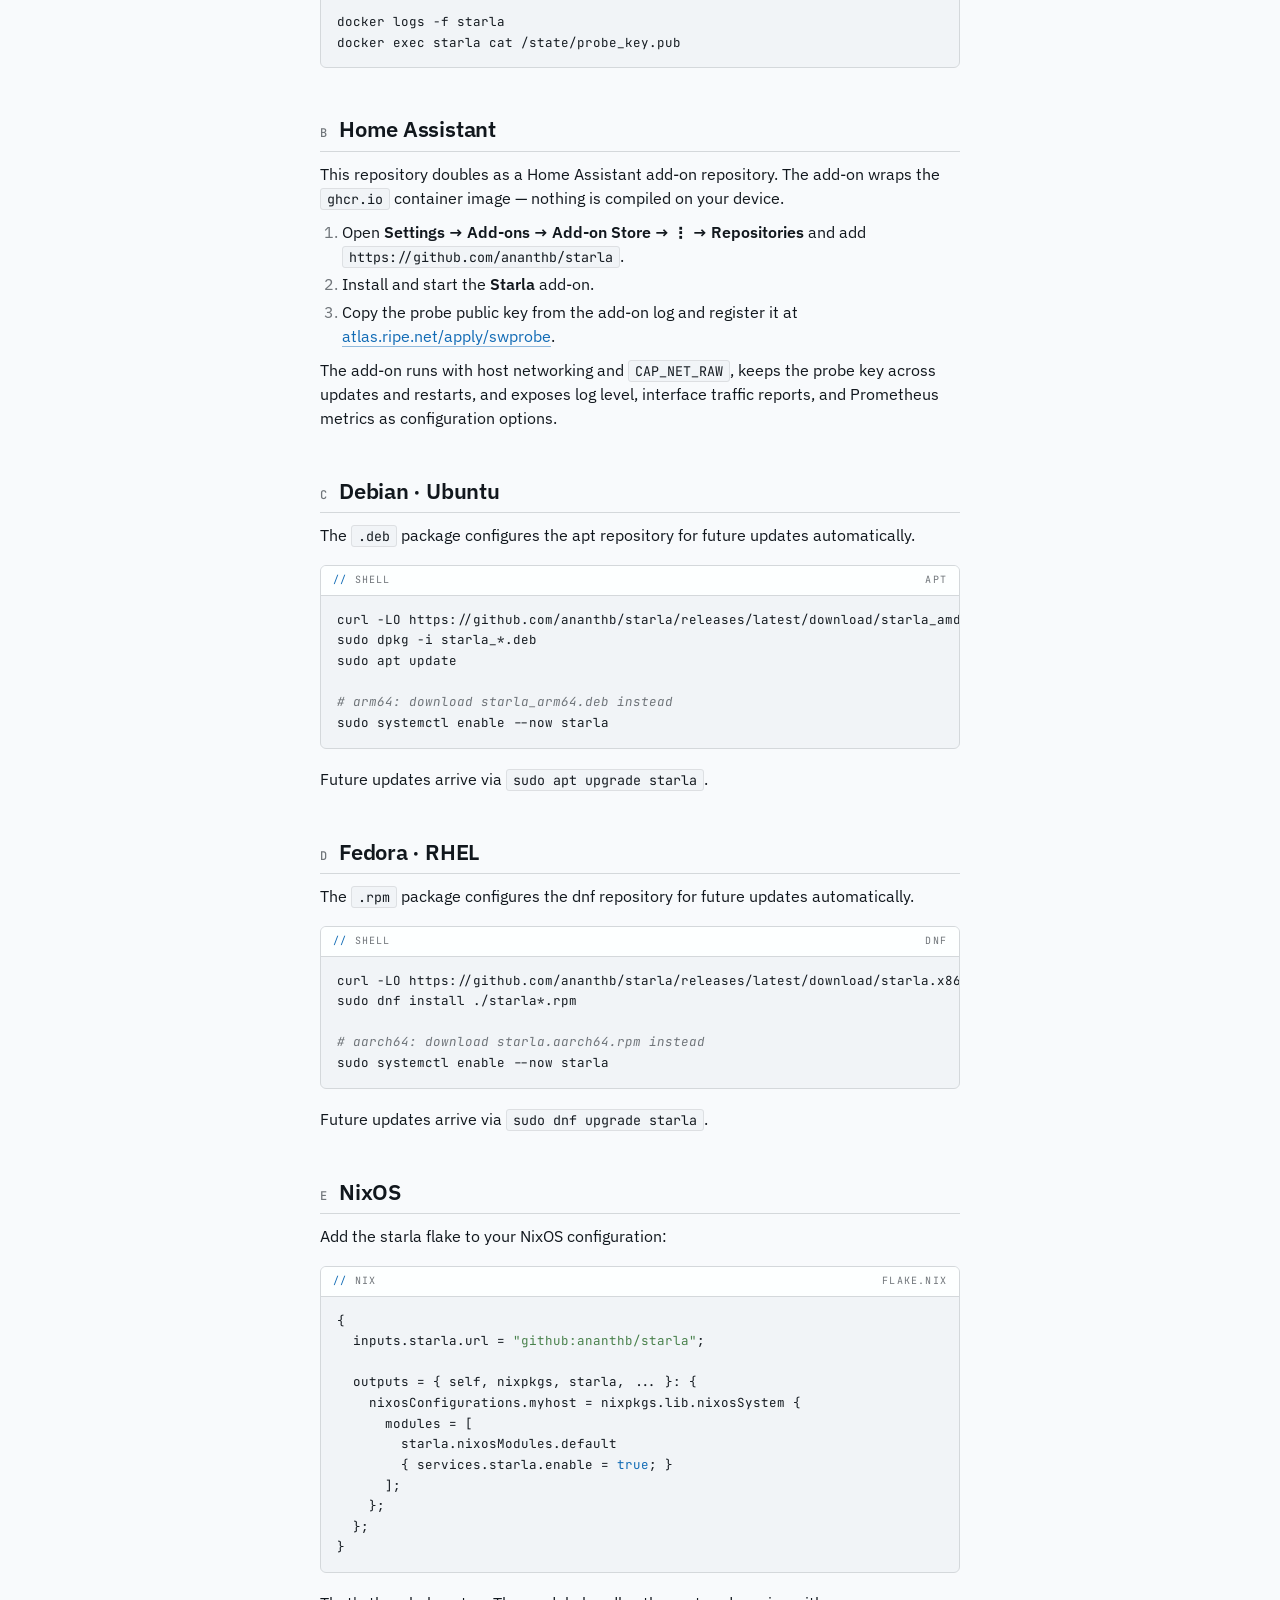
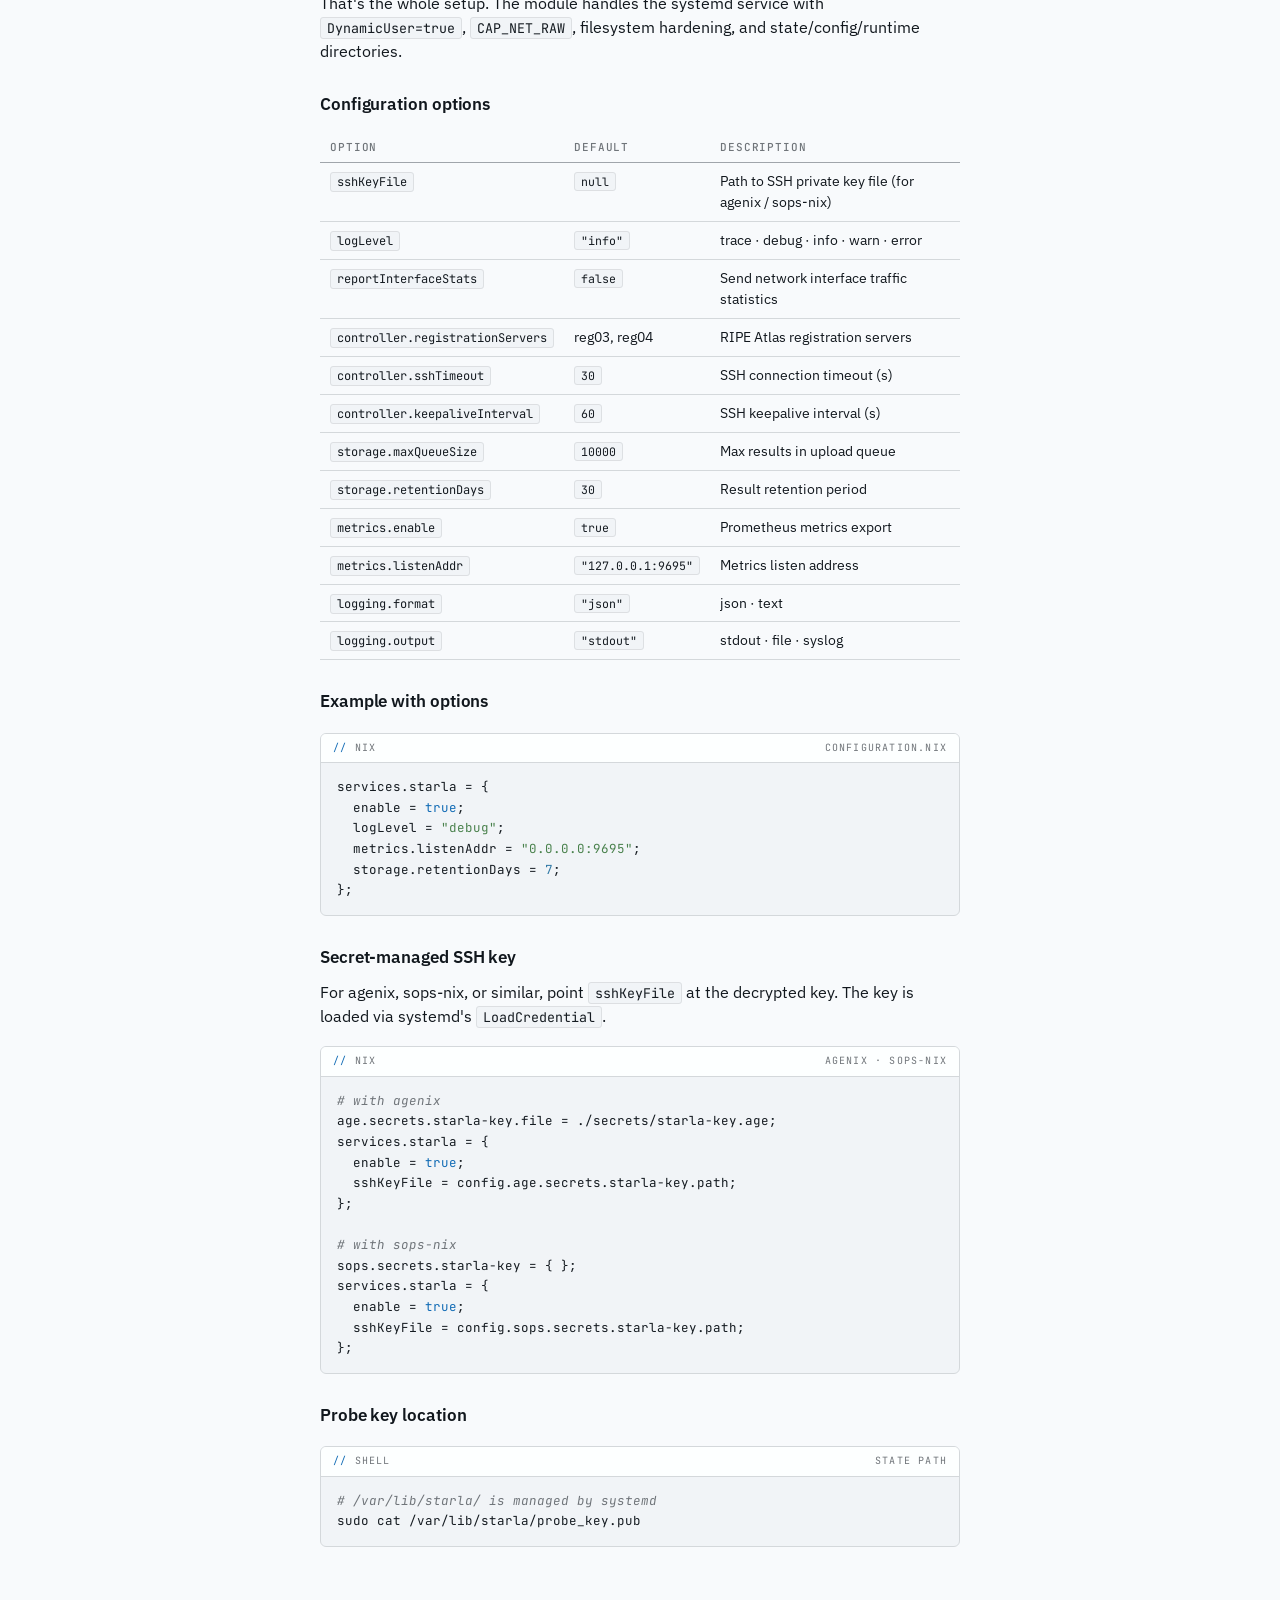
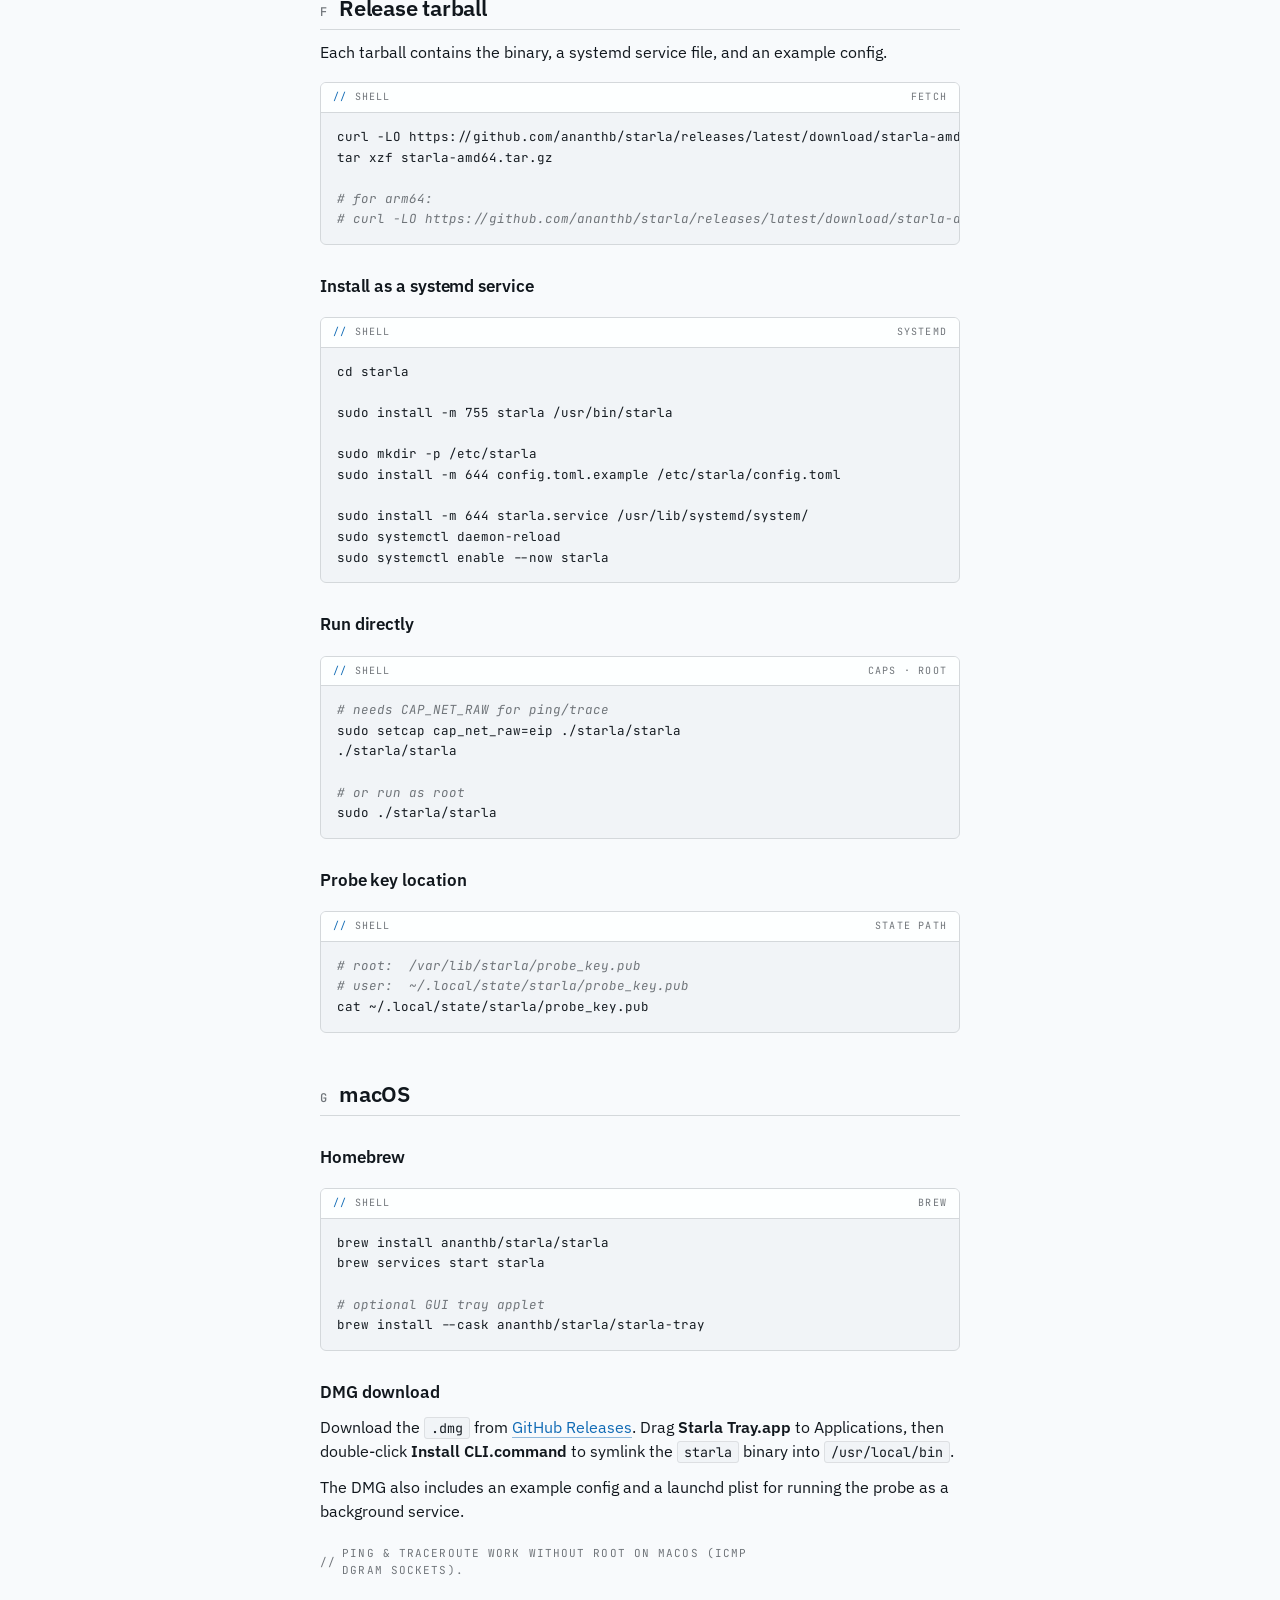
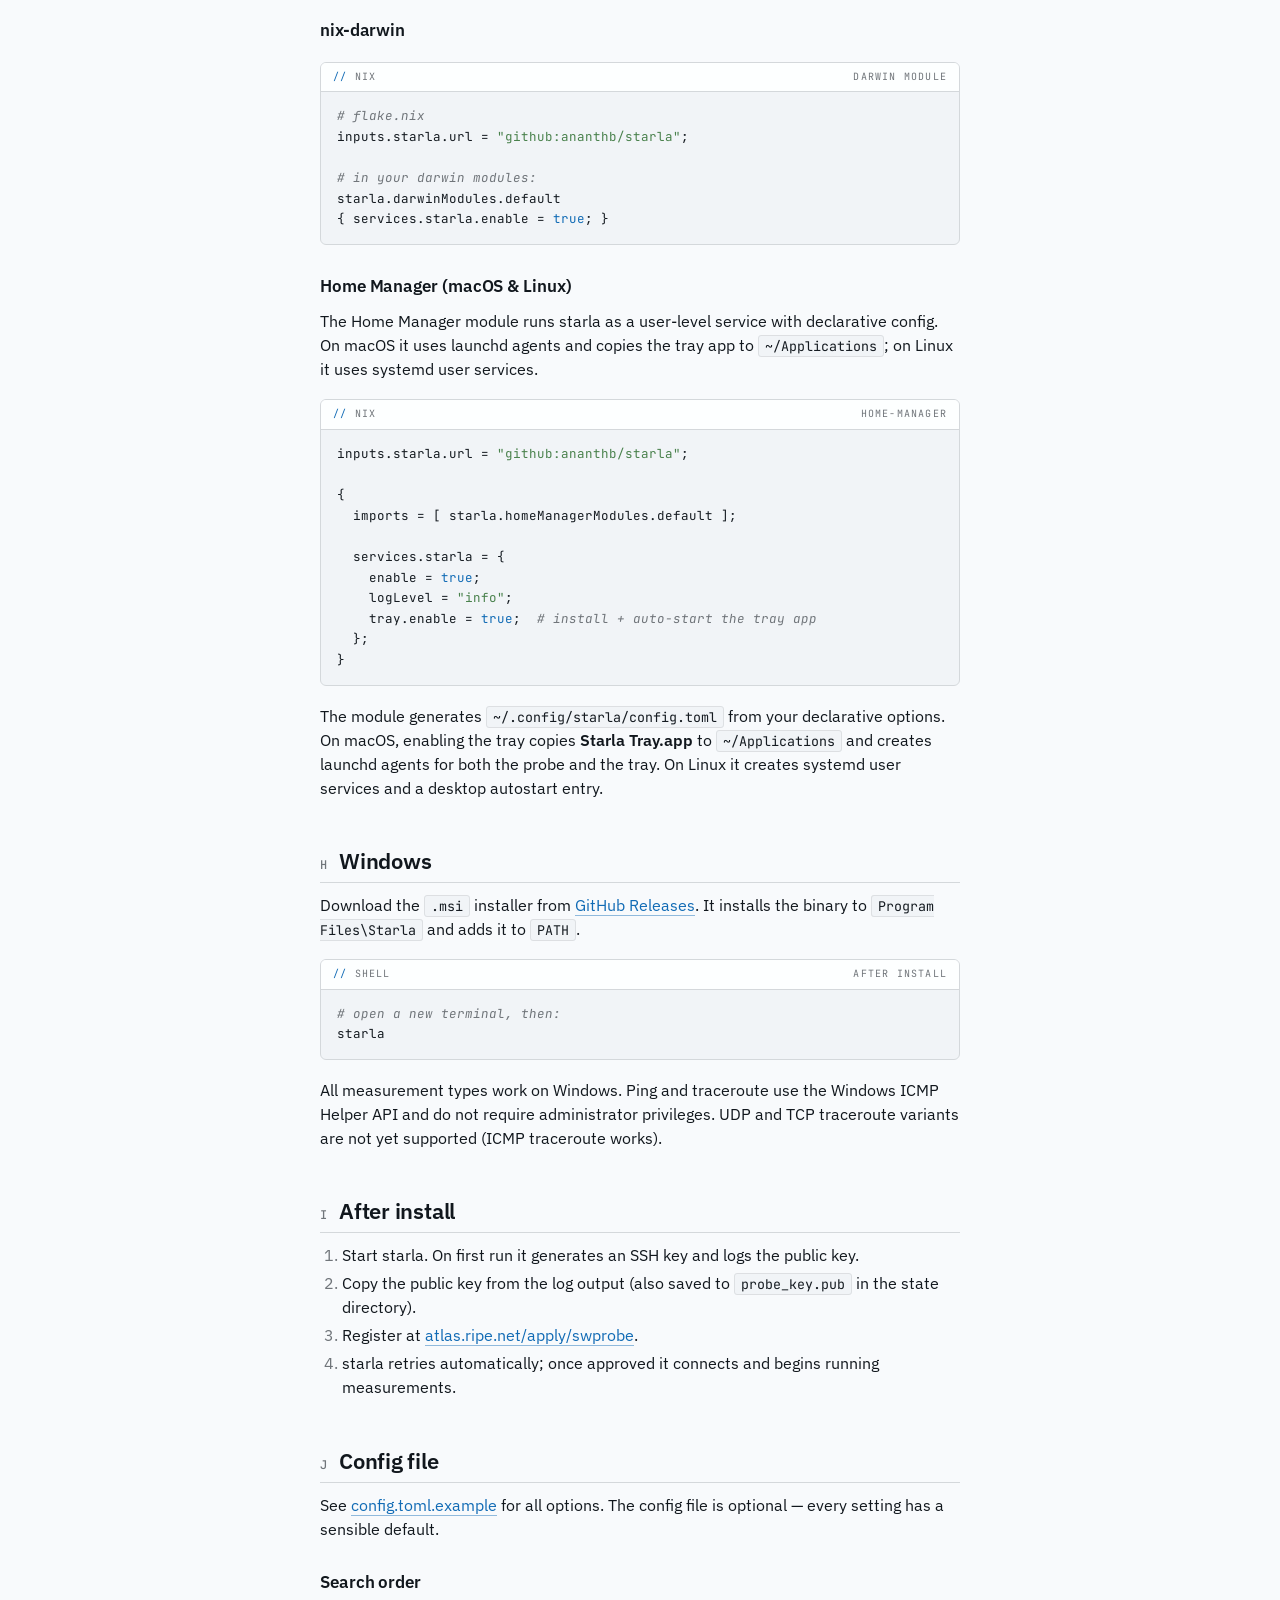
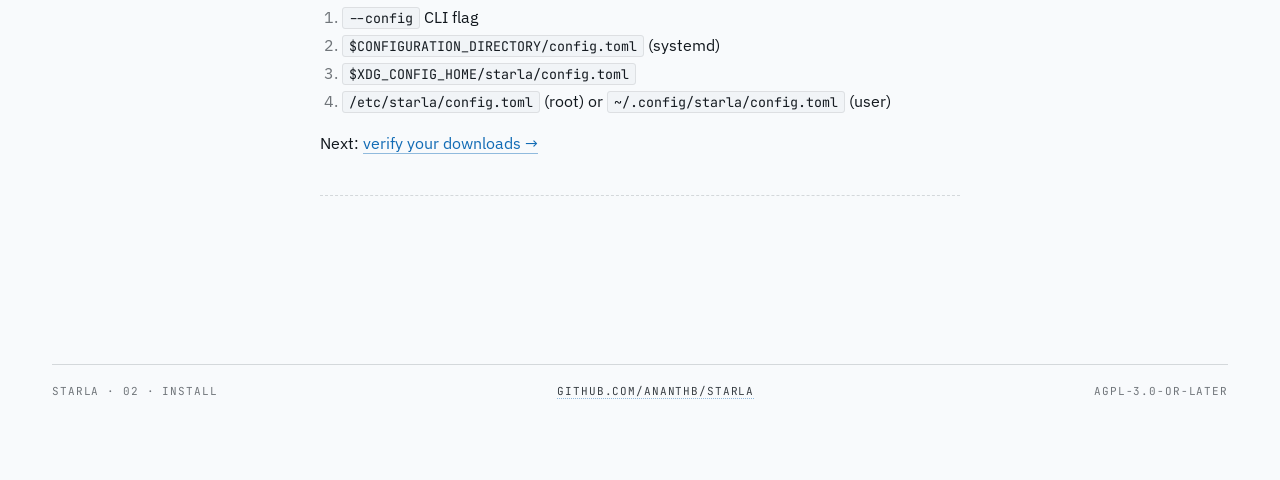
<file: doc/install.html>
<!DOCTYPE html>
<html lang="en">
<head>
<meta charset="utf-8">
<meta name="viewport" content="width=device-width, initial-scale=1">
<title>Install &amp; Run — starla</title>
<link rel="icon" type="image/png" href="logo.png">
<link rel="stylesheet" href="style.css">
<script>
  (function(){
    try {
      var t = localStorage.getItem('starla-theme');
      if (t === 'dark' || t === 'light') document.documentElement.setAttribute('data-theme', t);
    } catch(e) {}
  })();
</script>
</head>
<body>
<div class="shell">

  <header class="mast">
    <a class="brand" href="index.html">
      <img src="logo.png" alt="">
      <span class="word">starla</span>
    </a>
    <div class="meta">
      <span id="mastVersion">v0.3.1</span>
      <span>AGPL-3.0</span>
      <span>rust 2024</span>
      <button class="theme-toggle" type="button" id="themeToggle" aria-label="Toggle theme"><span class="glyph" aria-hidden="true">◐</span><span class="theme-label">auto</span></button>
    </div>
  </header>

  <aside class="rail-l">
    <div class="rail-label">Pages</div>
    <ul class="toc">
      <li><span class="num">01</span><a href="index.html">Overview</a></li>
      <li><span class="num">02</span><a class="current" href="install.html">Install &amp; run</a></li>
      <li><span class="num">03</span><a href="architecture.html">Architecture</a></li>
      <li><span class="num">04</span><a href="protocol.html">Protocol</a></li>
      <li><span class="num">05</span><a href="verify.html">Verify</a></li>
      <li><span class="num">06</span><a href="api/starla_common/index.html">API docs</a></li>
      <li><span class="num">↗</span><a href="https://github.com/ananthb/starla">Source</a></li>
    </ul>

    <div class="rail-label" style="margin-top:32px">On this page</div>
    <ul class="toc">
      <li><a href="#docker">Docker / Podman</a></li>
      <li><a href="#k8s">Stateless / k8s</a></li>
      <li><a href="#ha">Home Assistant</a></li>
      <li><a href="#deb">Debian / Ubuntu</a></li>
      <li><a href="#rpm">Fedora / RHEL</a></li>
      <li><a href="#nixos">NixOS</a></li>
      <li><a href="#tar">Tarball</a></li>
      <li><a href="#mac">macOS</a></li>
      <li><a href="#win">Windows</a></li>
      <li><a href="#after">After install</a></li>
      <li><a href="#config">Config file</a></li>
    </ul>
  </aside>

  <main class="content">

    <p class="crumb"><a href="index.html">← starla</a> <span>·</span> 02</p>
    <p class="eyebrow">02 · install &amp; run</p>
    <h1 class="display">Install &amp; run.</h1>
    <p class="lede">
      Nine ways to bring starla online. Pick the one that suits your machine — they all
      register against the same RIPE&nbsp;Atlas controllers and produce the same results.
    </p>

    <section id="docker">
      <h2 class="section"><span class="num">A</span>Docker &amp; Podman</h2>
      <p>The container image is published to <code>ghcr.io/ananthb/starla</code> for both <code>amd64</code> and <code>arm64</code>.</p>

      <pre><div class="pre-head"><span class="lang">shell</span><span>persistent state</span></div><div class="pre-body"><code>docker run -d --name starla \
  -v starla-state:/state \
  --cap-add NET_RAW \
  ghcr.io/ananthb/starla:latest</code></div></pre>

      <p><code>CAP_NET_RAW</code> is required for ping and traceroute. Without it, only DNS, HTTP, TLS, and NTP measurements will run.</p>
      <p>Inside a container, starla automatically writes state to <code>/state</code> and reads config from <code>/config</code>. No extra flags needed.</p>

      <h3>With a config file</h3>
      <pre><div class="pre-head"><span class="lang">shell</span><span>mount config</span></div><div class="pre-body"><code><span class="c"># grab the example, edit, and mount it</span>
curl -LO https://github.com/ananthb/starla/releases/latest/download/config.toml.example
cp config.toml.example config.toml

docker run -d --name starla \
  -v starla-state:/state \
  -v $(pwd)/config.toml:/config/config.toml:ro \
  --cap-add NET_RAW \
  ghcr.io/ananthb/starla:latest</code></div></pre>

      <h3 id="k8s">Stateless / Kubernetes</h3>
      <p>For environments without persistent storage, pass the SSH private key via the <code>STARLA_SSH_KEY</code> environment variable. No volume mounts needed.</p>

      <pre><div class="pre-head"><span class="lang">shell</span><span>key-from-env</span></div><div class="pre-body"><code><span class="c"># generate a key locally</span>
ssh-keygen -t ed25519 -f starla-key -N <span class="s">""</span>

<span class="c"># run with key in env (no persistent state)</span>
docker run -d --name starla \
  -e STARLA_SSH_KEY=<span class="s">"$(cat starla-key)"</span> \
  --cap-add NET_RAW \
  ghcr.io/ananthb/starla:latest</code></div></pre>

      <p>Register the public key (<code>starla-key.pub</code>) at <a href="https://atlas.ripe.net/apply/swprobe/">atlas.ripe.net/apply/swprobe</a>. The key can be stored as a Kubernetes Secret and mounted as an env var.</p>

      <h3>Inspect</h3>
      <pre><div class="pre-head"><span class="lang">shell</span><span>logs &amp; pubkey</span></div><div class="pre-body"><code>docker logs -f starla
docker exec starla cat /state/probe_key.pub</code></div></pre>
    </section>

    <section id="ha">
      <h2 class="section"><span class="num">B</span>Home Assistant</h2>
      <p>This repository doubles as a Home Assistant add-on repository. The add-on wraps the <code>ghcr.io</code> container image &mdash; nothing is compiled on your device.</p>

      <ol>
        <li>Open <strong>Settings &rarr; Add-ons &rarr; Add-on Store &rarr; &vellip; &rarr; Repositories</strong> and add <code>https://github.com/ananthb/starla</code>.</li>
        <li>Install and start the <strong>Starla</strong> add-on.</li>
        <li>Copy the probe public key from the add-on log and register it at <a href="https://atlas.ripe.net/apply/swprobe/">atlas.ripe.net/apply/swprobe</a>.</li>
      </ol>

      <p>The add-on runs with host networking and <code>CAP_NET_RAW</code>, keeps the probe key across updates and restarts, and exposes log level, interface traffic reports, and Prometheus metrics as configuration options.</p>
    </section>

    <section id="deb">
      <h2 class="section"><span class="num">C</span>Debian · Ubuntu</h2>
      <p>The <code>.deb</code> package configures the apt repository for future updates automatically.</p>

      <pre><div class="pre-head"><span class="lang">shell</span><span>apt</span></div><div class="pre-body"><code>curl -LO https://github.com/ananthb/starla/releases/latest/download/starla_amd64.deb
sudo dpkg -i starla_*.deb
sudo apt update

<span class="c"># arm64: download starla_arm64.deb instead</span>
sudo systemctl enable --now starla</code></div></pre>

      <p>Future updates arrive via <code>sudo apt upgrade starla</code>.</p>
    </section>

    <section id="rpm">
      <h2 class="section"><span class="num">D</span>Fedora · RHEL</h2>
      <p>The <code>.rpm</code> package configures the dnf repository for future updates automatically.</p>

      <pre><div class="pre-head"><span class="lang">shell</span><span>dnf</span></div><div class="pre-body"><code>curl -LO https://github.com/ananthb/starla/releases/latest/download/starla.x86_64.rpm
sudo dnf install ./starla*.rpm

<span class="c"># aarch64: download starla.aarch64.rpm instead</span>
sudo systemctl enable --now starla</code></div></pre>

      <p>Future updates arrive via <code>sudo dnf upgrade starla</code>.</p>
    </section>

    <section id="nixos">
      <h2 class="section"><span class="num">E</span>NixOS</h2>
      <p>Add the starla flake to your NixOS configuration:</p>

      <pre><div class="pre-head"><span class="lang">nix</span><span>flake.nix</span></div><div class="pre-body"><code>{
  inputs.starla.url = <span class="s">"github:ananthb/starla"</span>;

  outputs = { self, nixpkgs, starla, ... }: {
    nixosConfigurations.myhost = nixpkgs.lib.nixosSystem {
      modules = [
        starla.nixosModules.default
        { services.starla.enable = <span class="k">true</span>; }
      ];
    };
  };
}</code></div></pre>

      <p>That's the whole setup. The module handles the systemd service with <code>DynamicUser=true</code>, <code>CAP_NET_RAW</code>, filesystem hardening, and state/config/runtime directories.</p>

      <h3>Configuration options</h3>

      <table>
        <thead><tr><th>Option</th><th>Default</th><th>Description</th></tr></thead>
        <tbody>
          <tr><td><code>sshKeyFile</code></td><td><code>null</code></td><td>Path to SSH private key file (for agenix / sops-nix)</td></tr>
          <tr><td><code>logLevel</code></td><td><code>"info"</code></td><td>trace · debug · info · warn · error</td></tr>
          <tr><td><code>reportInterfaceStats</code></td><td><code>false</code></td><td>Send network interface traffic statistics</td></tr>
          <tr><td><code>controller.registrationServers</code></td><td>reg03, reg04</td><td>RIPE Atlas registration servers</td></tr>
          <tr><td><code>controller.sshTimeout</code></td><td><code>30</code></td><td>SSH connection timeout (s)</td></tr>
          <tr><td><code>controller.keepaliveInterval</code></td><td><code>60</code></td><td>SSH keepalive interval (s)</td></tr>
          <tr><td><code>storage.maxQueueSize</code></td><td><code>10000</code></td><td>Max results in upload queue</td></tr>
          <tr><td><code>storage.retentionDays</code></td><td><code>30</code></td><td>Result retention period</td></tr>
          <tr><td><code>metrics.enable</code></td><td><code>true</code></td><td>Prometheus metrics export</td></tr>
          <tr><td><code>metrics.listenAddr</code></td><td><code>"127.0.0.1:9695"</code></td><td>Metrics listen address</td></tr>
          <tr><td><code>logging.format</code></td><td><code>"json"</code></td><td>json · text</td></tr>
          <tr><td><code>logging.output</code></td><td><code>"stdout"</code></td><td>stdout · file · syslog</td></tr>
        </tbody>
      </table>

      <h3>Example with options</h3>
      <pre><div class="pre-head"><span class="lang">nix</span><span>configuration.nix</span></div><div class="pre-body"><code>services.starla = {
  enable = <span class="k">true</span>;
  logLevel = <span class="s">"debug"</span>;
  metrics.listenAddr = <span class="s">"0.0.0.0:9695"</span>;
  storage.retentionDays = <span class="n">7</span>;
};</code></div></pre>

      <h3>Secret-managed SSH key</h3>
      <p>For agenix, sops-nix, or similar, point <code>sshKeyFile</code> at the decrypted key. The key is loaded via systemd's <code>LoadCredential</code>.</p>

      <pre><div class="pre-head"><span class="lang">nix</span><span>agenix · sops-nix</span></div><div class="pre-body"><code><span class="c"># with agenix</span>
age.secrets.starla-key.file = ./secrets/starla-key.age;
services.starla = {
  enable = <span class="k">true</span>;
  sshKeyFile = config.age.secrets.starla-key.path;
};

<span class="c"># with sops-nix</span>
sops.secrets.starla-key = { };
services.starla = {
  enable = <span class="k">true</span>;
  sshKeyFile = config.sops.secrets.starla-key.path;
};</code></div></pre>

      <h3>Probe key location</h3>
      <pre><div class="pre-head"><span class="lang">shell</span><span>state path</span></div><div class="pre-body"><code><span class="c"># /var/lib/starla/ is managed by systemd</span>
sudo cat /var/lib/starla/probe_key.pub</code></div></pre>
    </section>

    <section id="tar">
      <h2 class="section"><span class="num">F</span>Release tarball</h2>
      <p>Each tarball contains the binary, a systemd service file, and an example config.</p>

      <pre><div class="pre-head"><span class="lang">shell</span><span>fetch</span></div><div class="pre-body"><code>curl -LO https://github.com/ananthb/starla/releases/latest/download/starla-amd64.tar.gz
tar xzf starla-amd64.tar.gz

<span class="c"># for arm64:</span>
<span class="c"># curl -LO https://github.com/ananthb/starla/releases/latest/download/starla-arm64.tar.gz</span></code></div></pre>

      <h3>Install as a systemd service</h3>
      <pre><div class="pre-head"><span class="lang">shell</span><span>systemd</span></div><div class="pre-body"><code>cd starla

sudo install -m 755 starla /usr/bin/starla

sudo mkdir -p /etc/starla
sudo install -m 644 config.toml.example /etc/starla/config.toml

sudo install -m 644 starla.service /usr/lib/systemd/system/
sudo systemctl daemon-reload
sudo systemctl enable --now starla</code></div></pre>

      <h3>Run directly</h3>
      <pre><div class="pre-head"><span class="lang">shell</span><span>caps · root</span></div><div class="pre-body"><code><span class="c"># needs CAP_NET_RAW for ping/trace</span>
sudo setcap cap_net_raw=eip ./starla/starla
./starla/starla

<span class="c"># or run as root</span>
sudo ./starla/starla</code></div></pre>

      <h3>Probe key location</h3>
      <pre><div class="pre-head"><span class="lang">shell</span><span>state path</span></div><div class="pre-body"><code><span class="c"># root:  /var/lib/starla/probe_key.pub</span>
<span class="c"># user:  ~/.local/state/starla/probe_key.pub</span>
cat ~/.local/state/starla/probe_key.pub</code></div></pre>
    </section>

    <section id="mac">
      <h2 class="section"><span class="num">G</span>macOS</h2>

      <h3>Homebrew</h3>
      <pre><div class="pre-head"><span class="lang">shell</span><span>brew</span></div><div class="pre-body"><code>brew install ananthb/starla/starla
brew services start starla

<span class="c"># optional GUI tray applet</span>
brew install --cask ananthb/starla/starla-tray</code></div></pre>

      <h3>DMG download</h3>
      <p>
        Download the <code>.dmg</code> from <a href="https://github.com/ananthb/starla/releases">GitHub Releases</a>.
        Drag <strong>Starla Tray.app</strong> to Applications, then double-click
        <strong>Install CLI.command</strong> to symlink the <code>starla</code> binary into <code>/usr/local/bin</code>.
      </p>

      <p>The DMG also includes an example config and a launchd plist for running the probe as a background service.</p>

      <p class="note-inline">Ping &amp; traceroute work without root on macOS (ICMP DGRAM sockets).</p>

      <h3>nix-darwin</h3>
      <pre><div class="pre-head"><span class="lang">nix</span><span>darwin module</span></div><div class="pre-body"><code><span class="c"># flake.nix</span>
inputs.starla.url = <span class="s">"github:ananthb/starla"</span>;

<span class="c"># in your darwin modules:</span>
starla.darwinModules.default
{ services.starla.enable = <span class="k">true</span>; }</code></div></pre>

      <h3>Home Manager (macOS &amp; Linux)</h3>
      <p>The Home Manager module runs starla as a user-level service with declarative config. On macOS it uses launchd agents and copies the tray app to <code>~/Applications</code>; on Linux it uses systemd user services.</p>

      <pre><div class="pre-head"><span class="lang">nix</span><span>home-manager</span></div><div class="pre-body"><code>inputs.starla.url = <span class="s">"github:ananthb/starla"</span>;

{
  imports = [ starla.homeManagerModules.default ];

  services.starla = {
    enable = <span class="k">true</span>;
    logLevel = <span class="s">"info"</span>;
    tray.enable = <span class="k">true</span>;  <span class="c"># install + auto-start the tray app</span>
  };
}</code></div></pre>

      <p>The module generates <code>~/.config/starla/config.toml</code> from your declarative options. On macOS, enabling the tray copies <strong>Starla Tray.app</strong> to <code>~/Applications</code> and creates launchd agents for both the probe and the tray. On Linux it creates systemd user services and a desktop autostart entry.</p>
    </section>

    <section id="win">
      <h2 class="section"><span class="num">H</span>Windows</h2>
      <p>Download the <code>.msi</code> installer from <a href="https://github.com/ananthb/starla/releases">GitHub Releases</a>. It installs the binary to <code>Program Files\Starla</code> and adds it to <code>PATH</code>.</p>

      <pre><div class="pre-head"><span class="lang">shell</span><span>after install</span></div><div class="pre-body"><code><span class="c"># open a new terminal, then:</span>
starla</code></div></pre>

      <p>All measurement types work on Windows. Ping and traceroute use the Windows ICMP Helper API and do not require administrator privileges. UDP and TCP traceroute variants are not yet supported (ICMP traceroute works).</p>
    </section>

    <section id="after">
      <h2 class="section"><span class="num">I</span>After install</h2>

      <ol>
        <li>Start starla. On first run it generates an SSH key and logs the public key.</li>
        <li>Copy the public key from the log output (also saved to <code>probe_key.pub</code> in the state directory).</li>
        <li>Register at <a href="https://atlas.ripe.net/apply/swprobe/">atlas.ripe.net/apply/swprobe</a>.</li>
        <li>starla retries automatically; once approved it connects and begins running measurements.</li>
      </ol>
    </section>

    <section id="config">
      <h2 class="section"><span class="num">J</span>Config file</h2>
      <p>
        See <a href="https://github.com/ananthb/starla/blob/main/config.toml.example">config.toml.example</a>
        for all options. The config file is optional &mdash; every setting has a sensible default.
      </p>

      <h3>Search order</h3>
      <ol>
        <li><code>--config</code> CLI flag</li>
        <li><code>$CONFIGURATION_DIRECTORY/config.toml</code> (systemd)</li>
        <li><code>$XDG_CONFIG_HOME/starla/config.toml</code></li>
        <li><code>/etc/starla/config.toml</code> (root) or <code>~/.config/starla/config.toml</code> (user)</li>
      </ol>

      <p style="margin-top: 18px">Next: <a href="verify.html">verify your downloads →</a></p>
    </section>

    <hr class="divider">

  </main>

  <aside class="rail-r">
    <div class="rail-block">
      <div class="rail-label">At a glance</div>
      <dl>
        <dt>Container</dt><dd>ghcr.io</dd>
        <dt>Home Assistant</dt><dd>add-on</dd>
        <dt>Linux</dt><dd>.deb · .rpm · tar</dd>
        <dt>NixOS</dt><dd>flake module</dd>
        <dt>macOS</dt><dd>brew · dmg · nix</dd>
        <dt>Windows</dt><dd>.msi</dd>
      </dl>
    </div>

    <div class="rail-block">
      <div class="rail-label">After install</div>
      <ul class="toc">
        <li><a href="https://atlas.ripe.net/apply/swprobe/">Apply ↗</a></li>
        <li><a href="verify.html">Verify downloads</a></li>
        <li><a href="architecture.html">Architecture</a></li>
      </ul>
    </div>

    <div class="rail-block">
      <div class="rail-label">Troubleshoot</div>
      <p style="font-family: var(--mono); font-size: 11px; color: var(--ink-mute); line-height: 1.5;">
        Ping &amp; trace require <code>CAP_NET_RAW</code> on Linux. macOS uses unprivileged ICMP. Windows uses the ICMP Helper API.
      </p>
    </div>
  </aside>

  <footer>
    <span>starla · 02 · install</span>
    <span><a href="https://github.com/ananthb/starla">github.com/ananthb/starla</a></span>
    <span>AGPL-3.0-or-later</span>
  </footer>

</div>

<script>
  (function(){
    var btn = document.getElementById('themeToggle');
    if (!btn) return;
    var glyph = btn.querySelector('.glyph');
    var label = btn.querySelector('.theme-label');
    var states = ['auto','light','dark'];
    var glyphs = { auto: '◐', light: '☀', dark: '☾' };
    function current() {
      var t = document.documentElement.getAttribute('data-theme');
      return (t === 'light' || t === 'dark') ? t : 'auto';
    }
    function render(state) {
      glyph.textContent = glyphs[state];
      label.textContent = state;
    }
    render(current());
    btn.addEventListener('click', function(){
      var i = states.indexOf(current());
      var next = states[(i + 1) % states.length];
      if (next === 'auto') {
        document.documentElement.removeAttribute('data-theme');
        try { localStorage.removeItem('starla-theme'); } catch(e){}
      } else {
        document.documentElement.setAttribute('data-theme', next);
        try { localStorage.setItem('starla-theme', next); } catch(e){}
      }
      render(next);
    });
  })();
</script>

<script>
  (function(){
    var mast = document.getElementById('mastVersion');
    if (!mast) return;
    fetch('https://api.github.com/repos/ananthb/starla/releases/latest', {
      headers: { 'Accept': 'application/vnd.github+json' }
    })
      .then(function(r){ if (!r.ok) throw new Error('http ' + r.status); return r.json(); })
      .then(function(rel){ if (rel.tag_name) mast.textContent = rel.tag_name; })
      .catch(function(){});
  })();
</script>
</body>
</html>
</file>
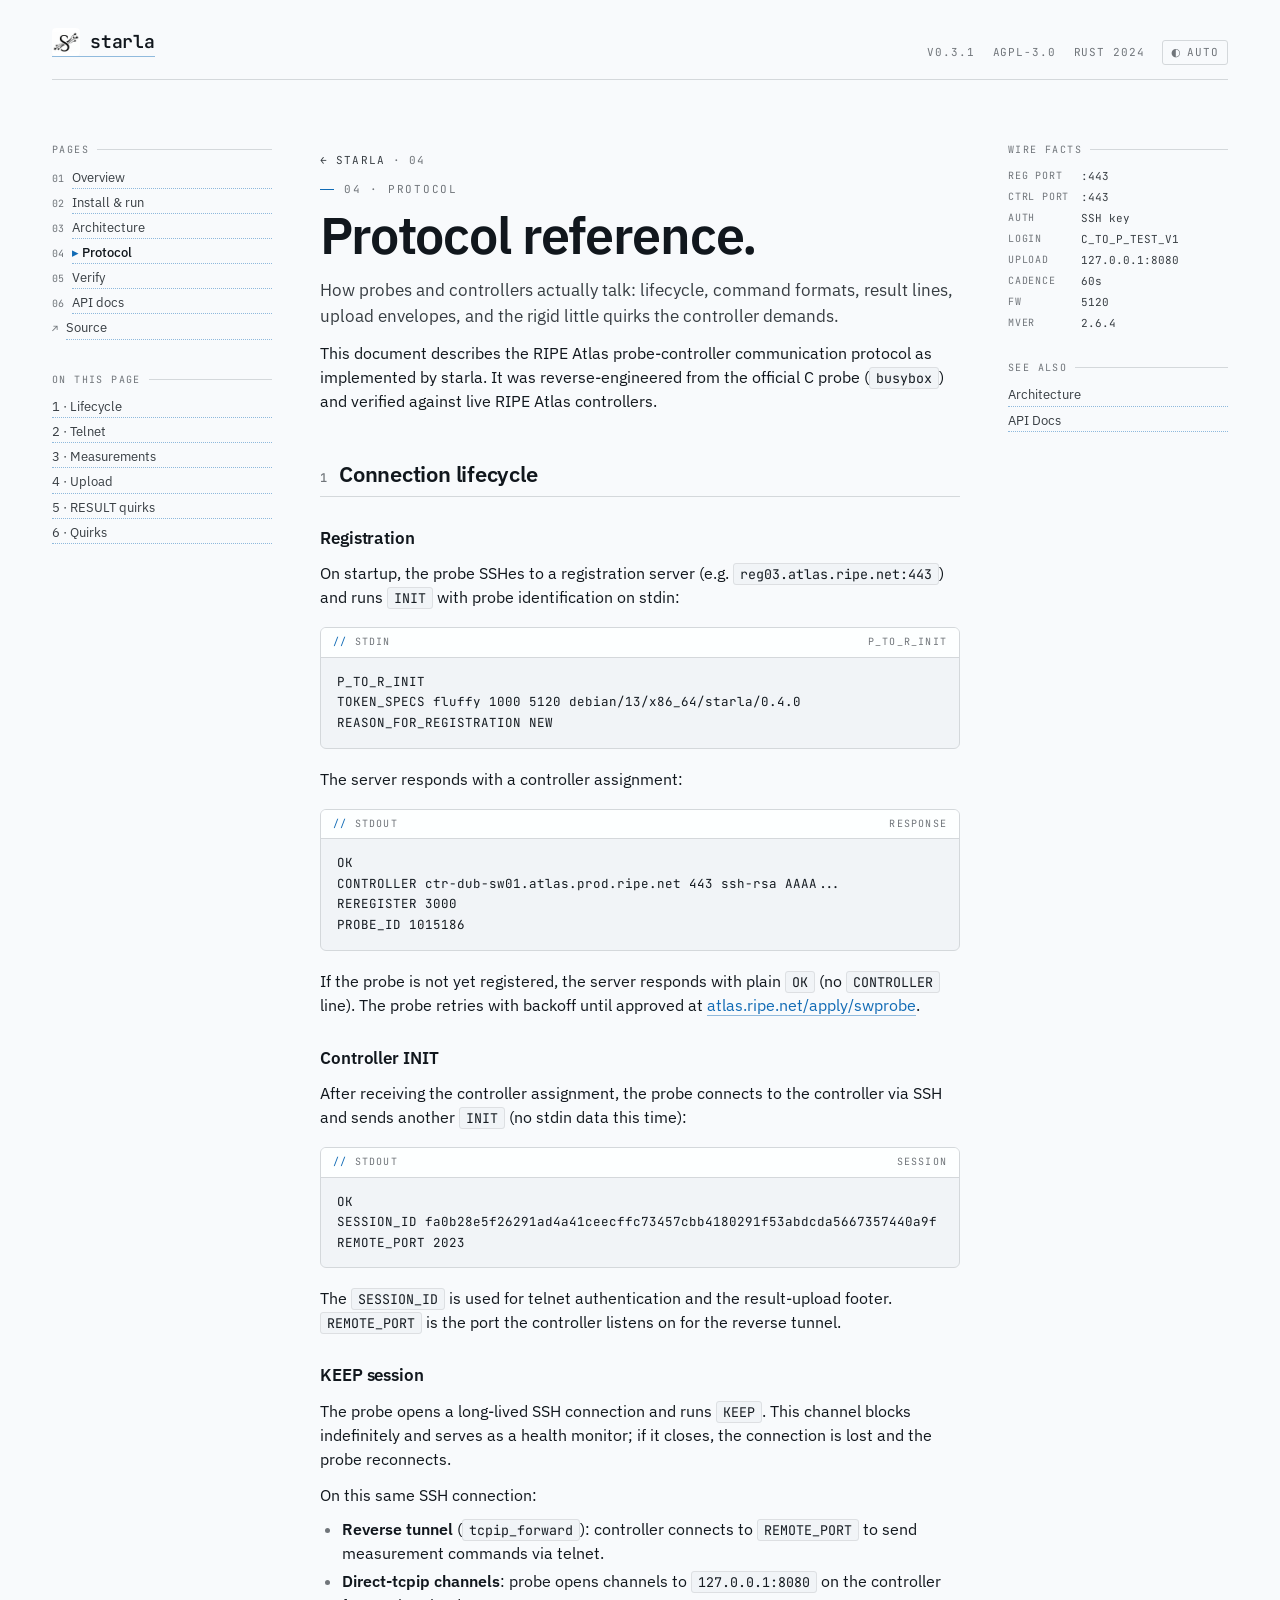
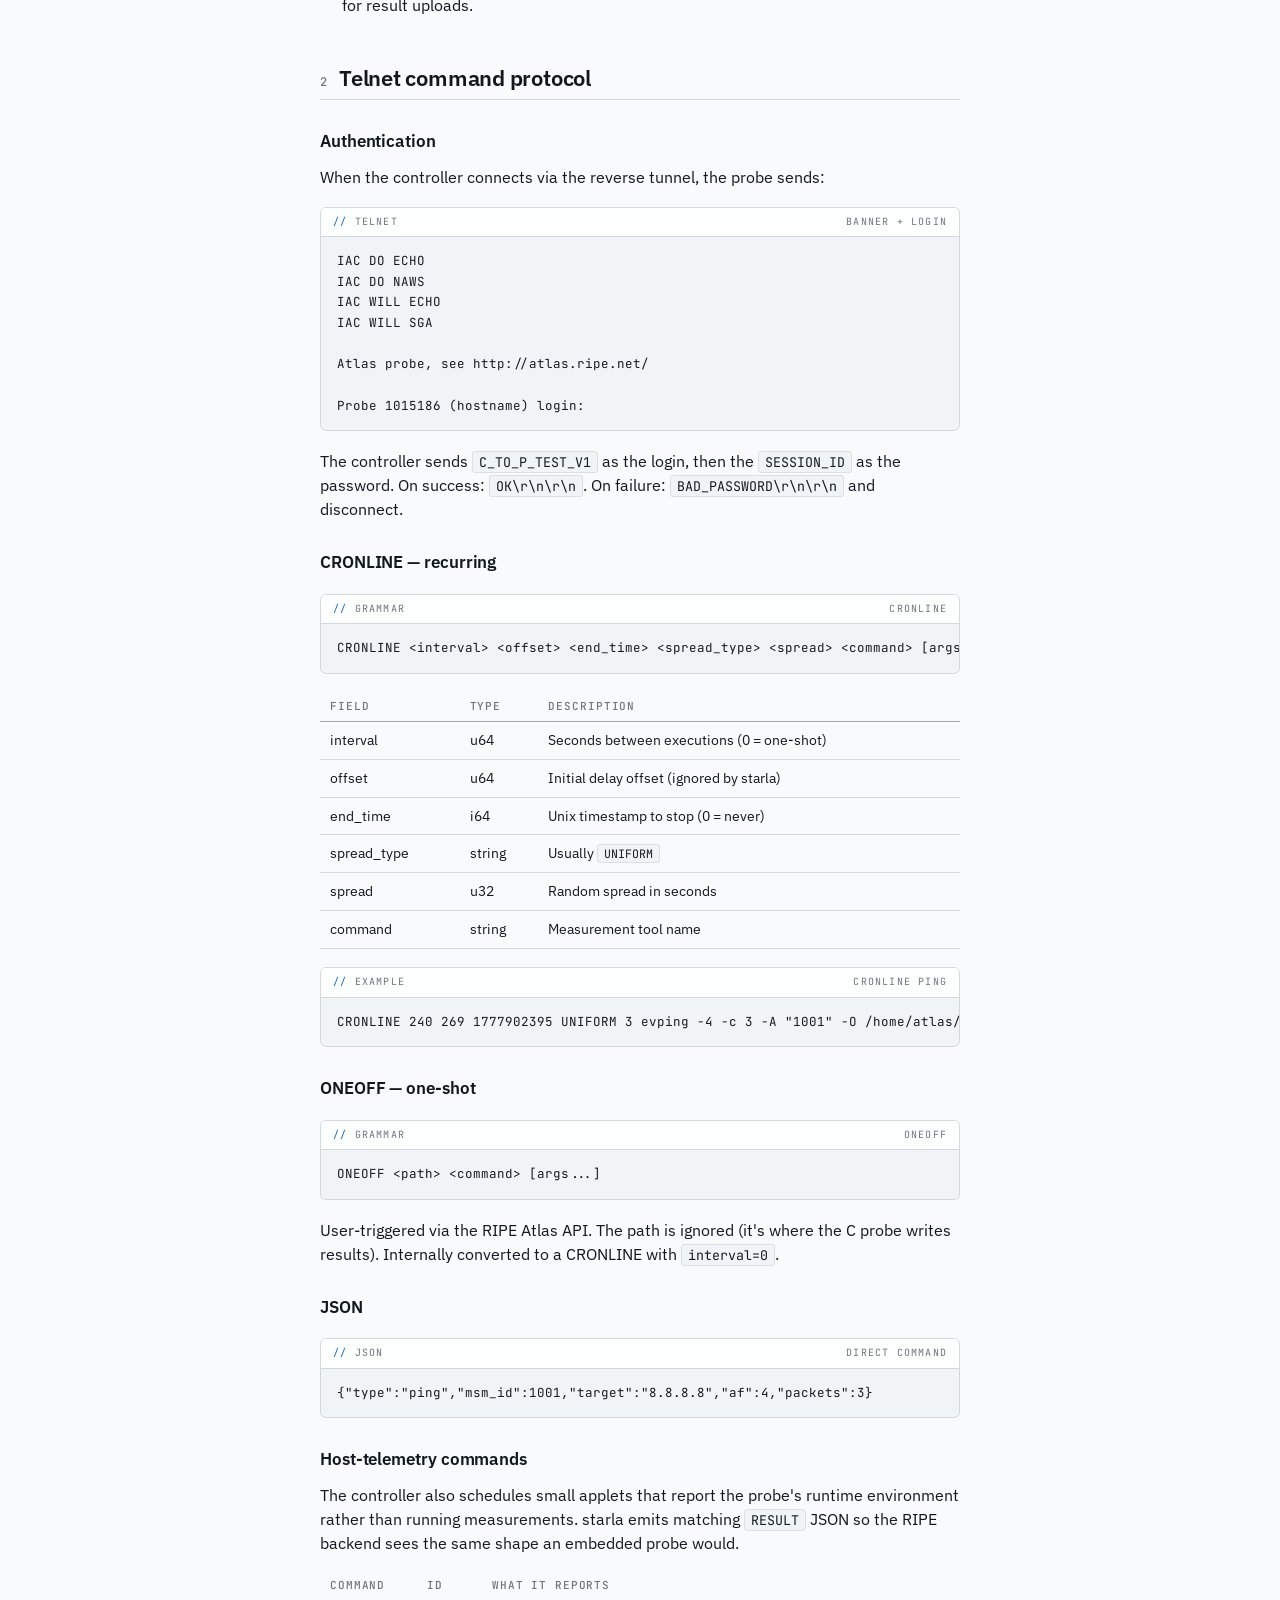
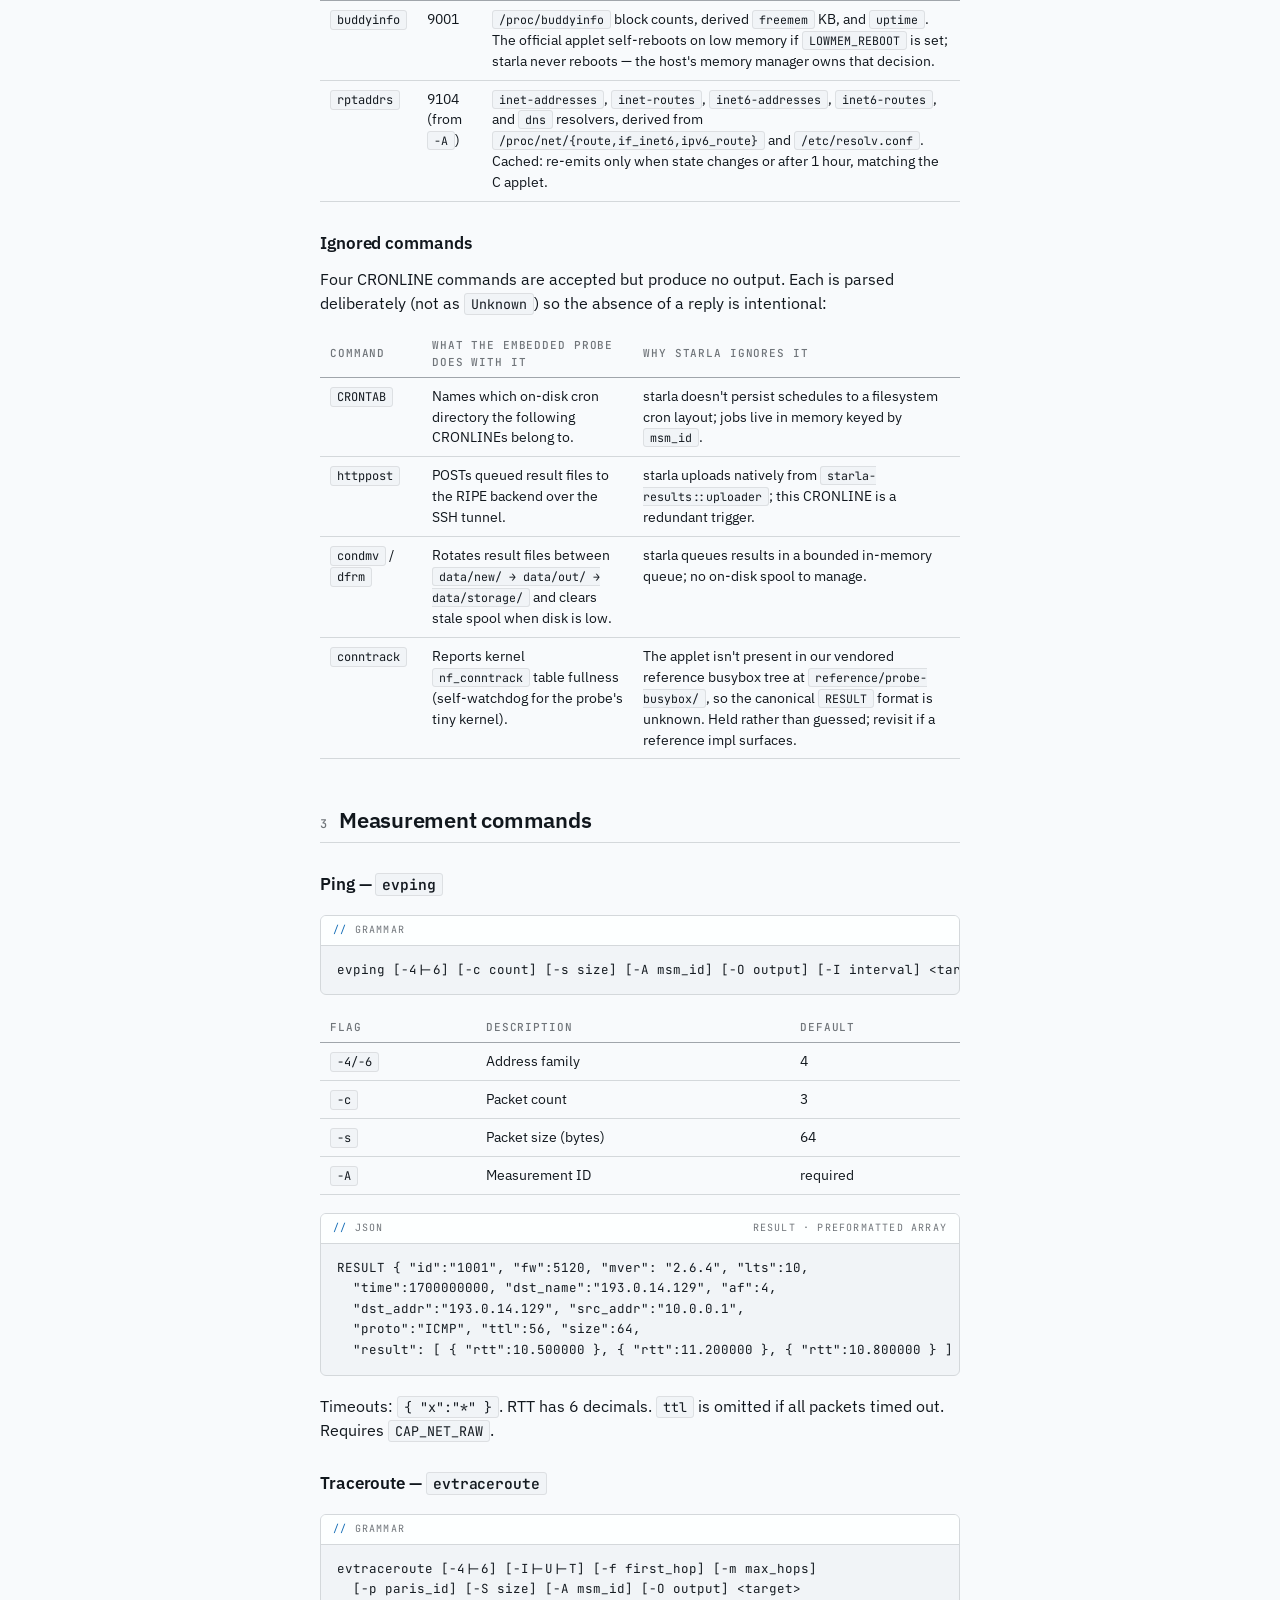
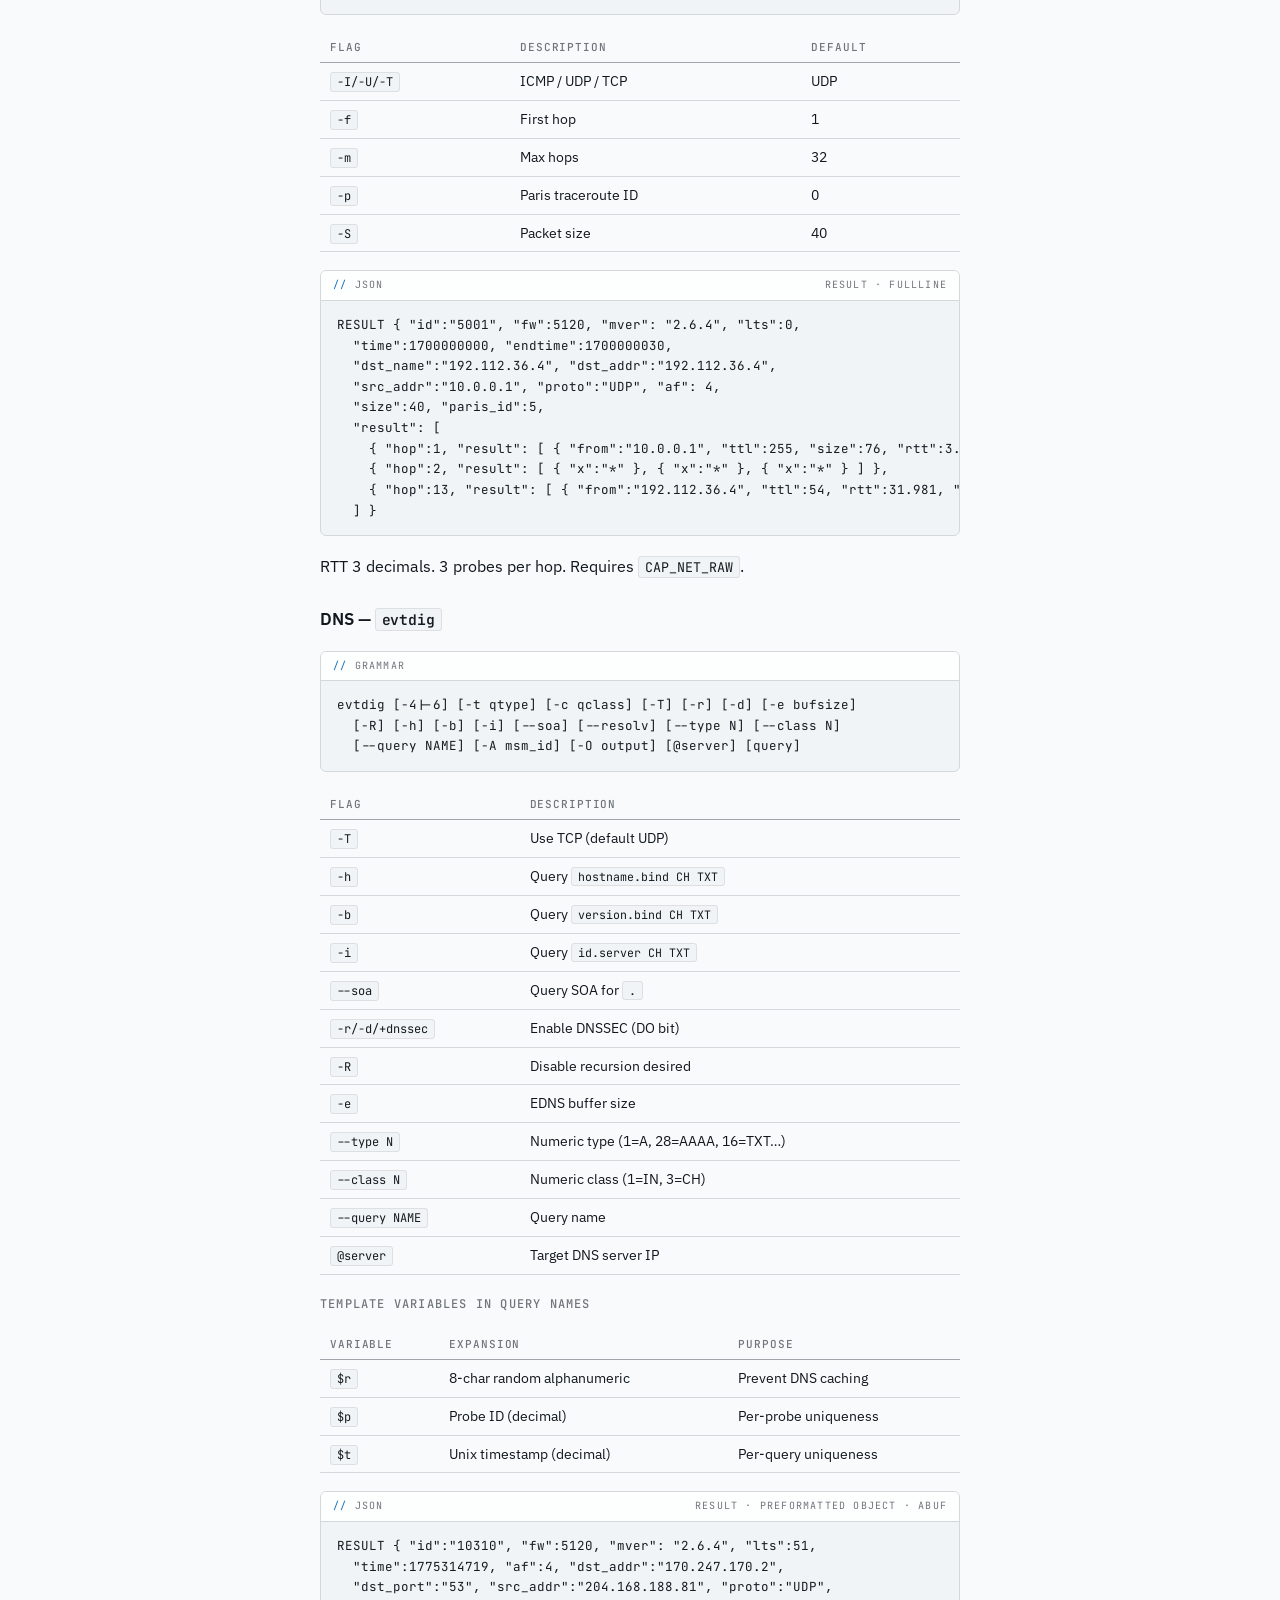
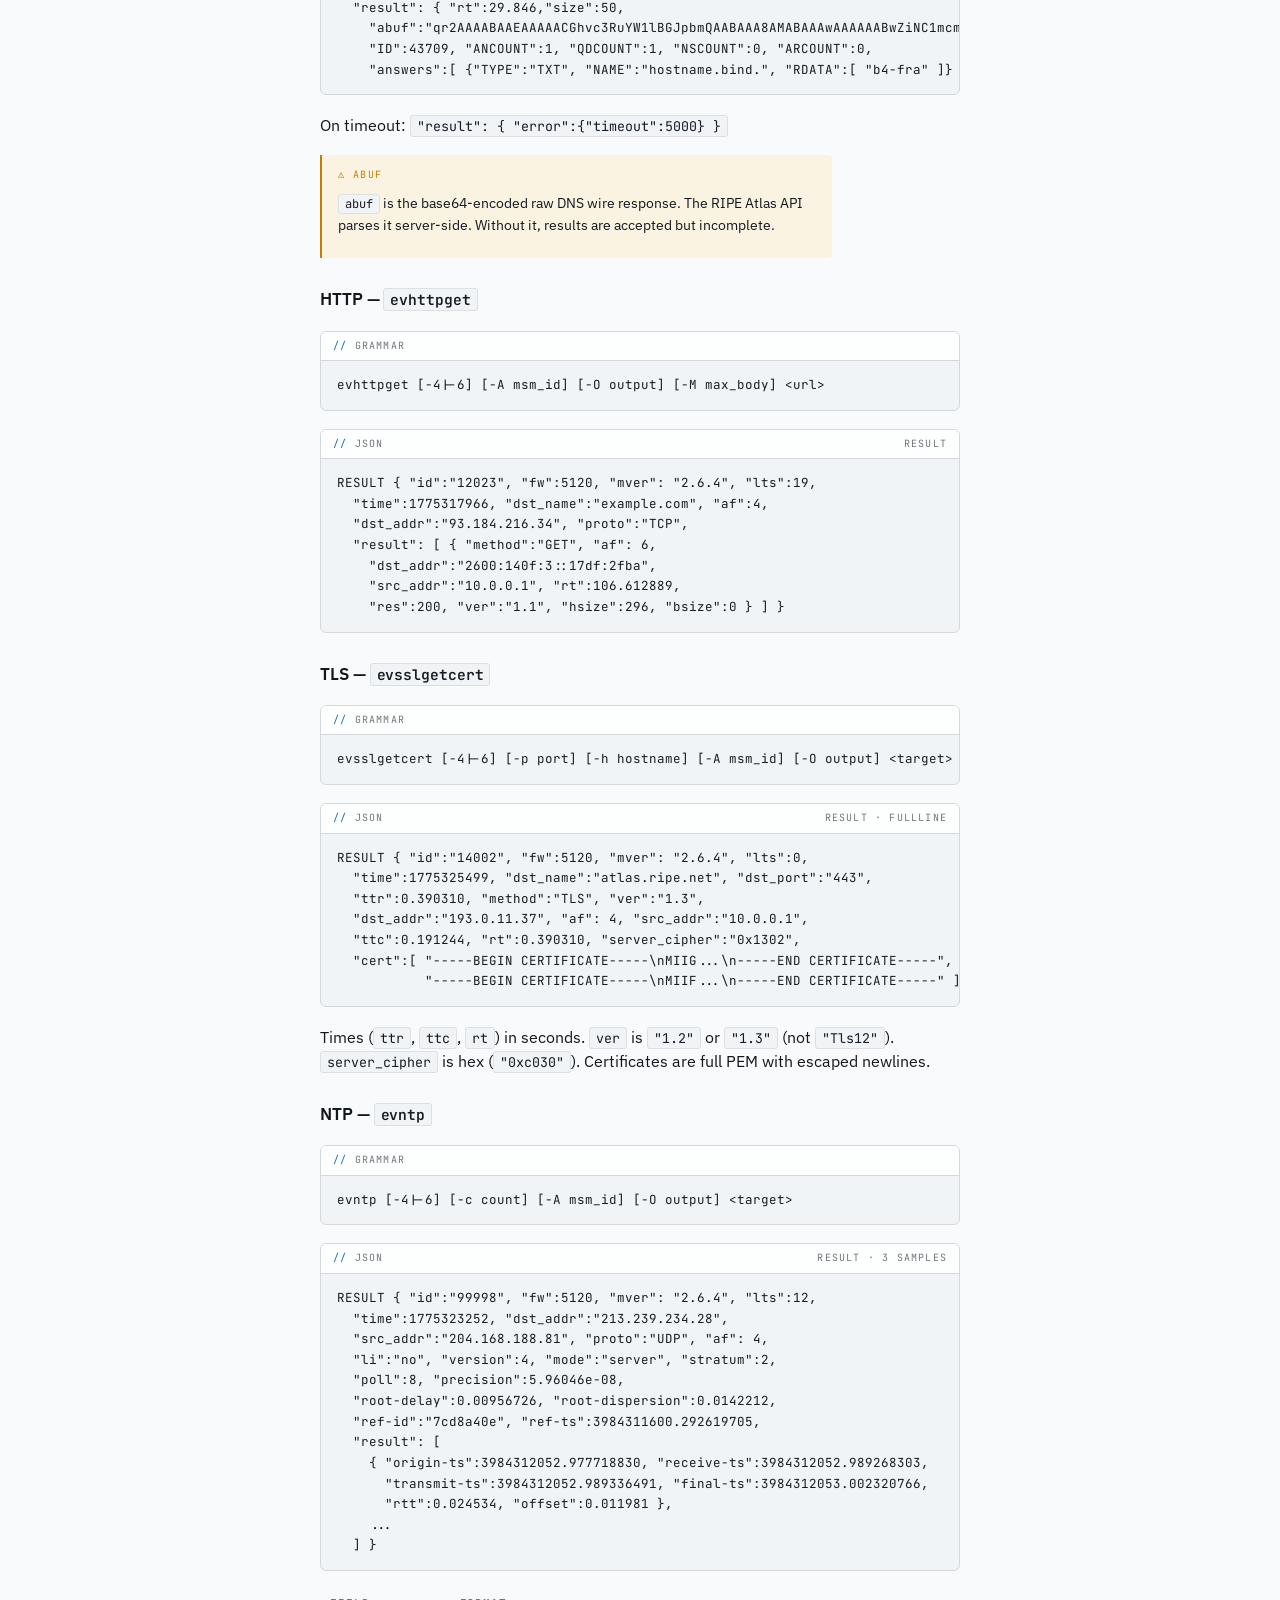
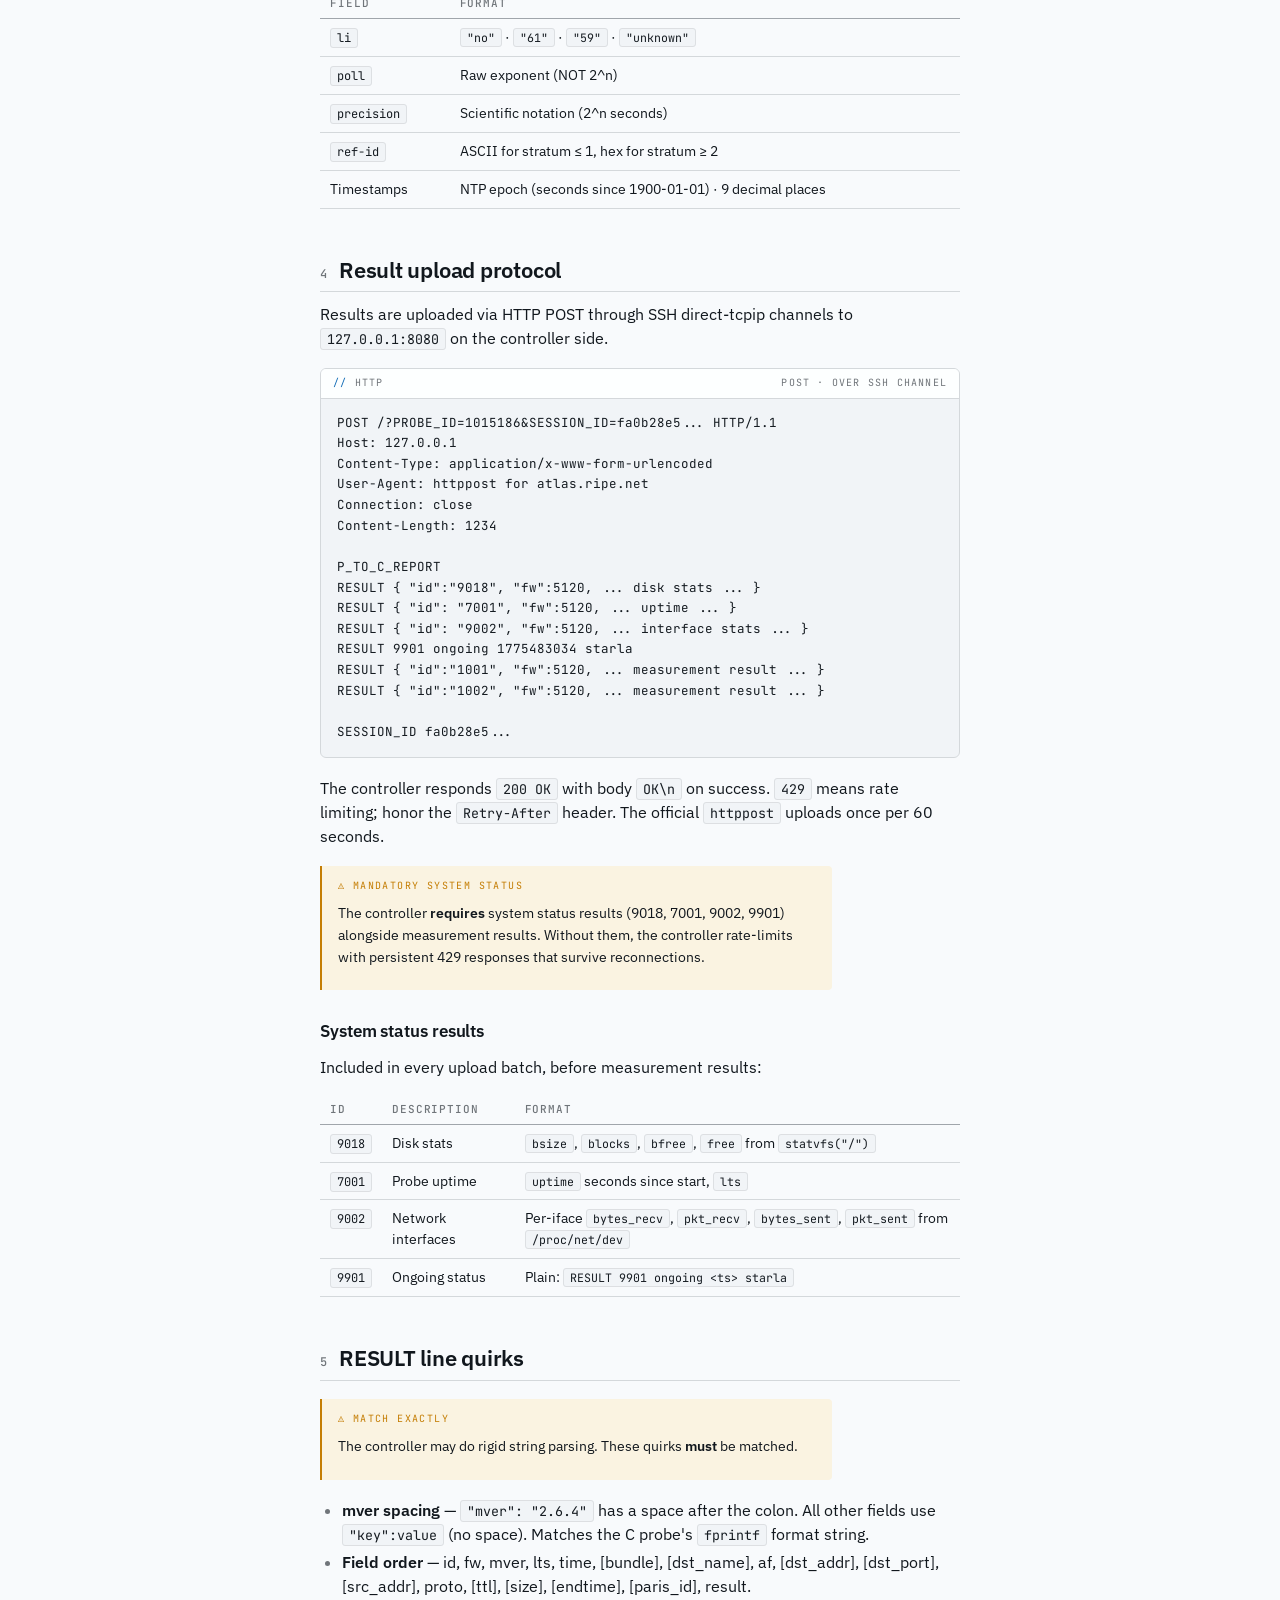
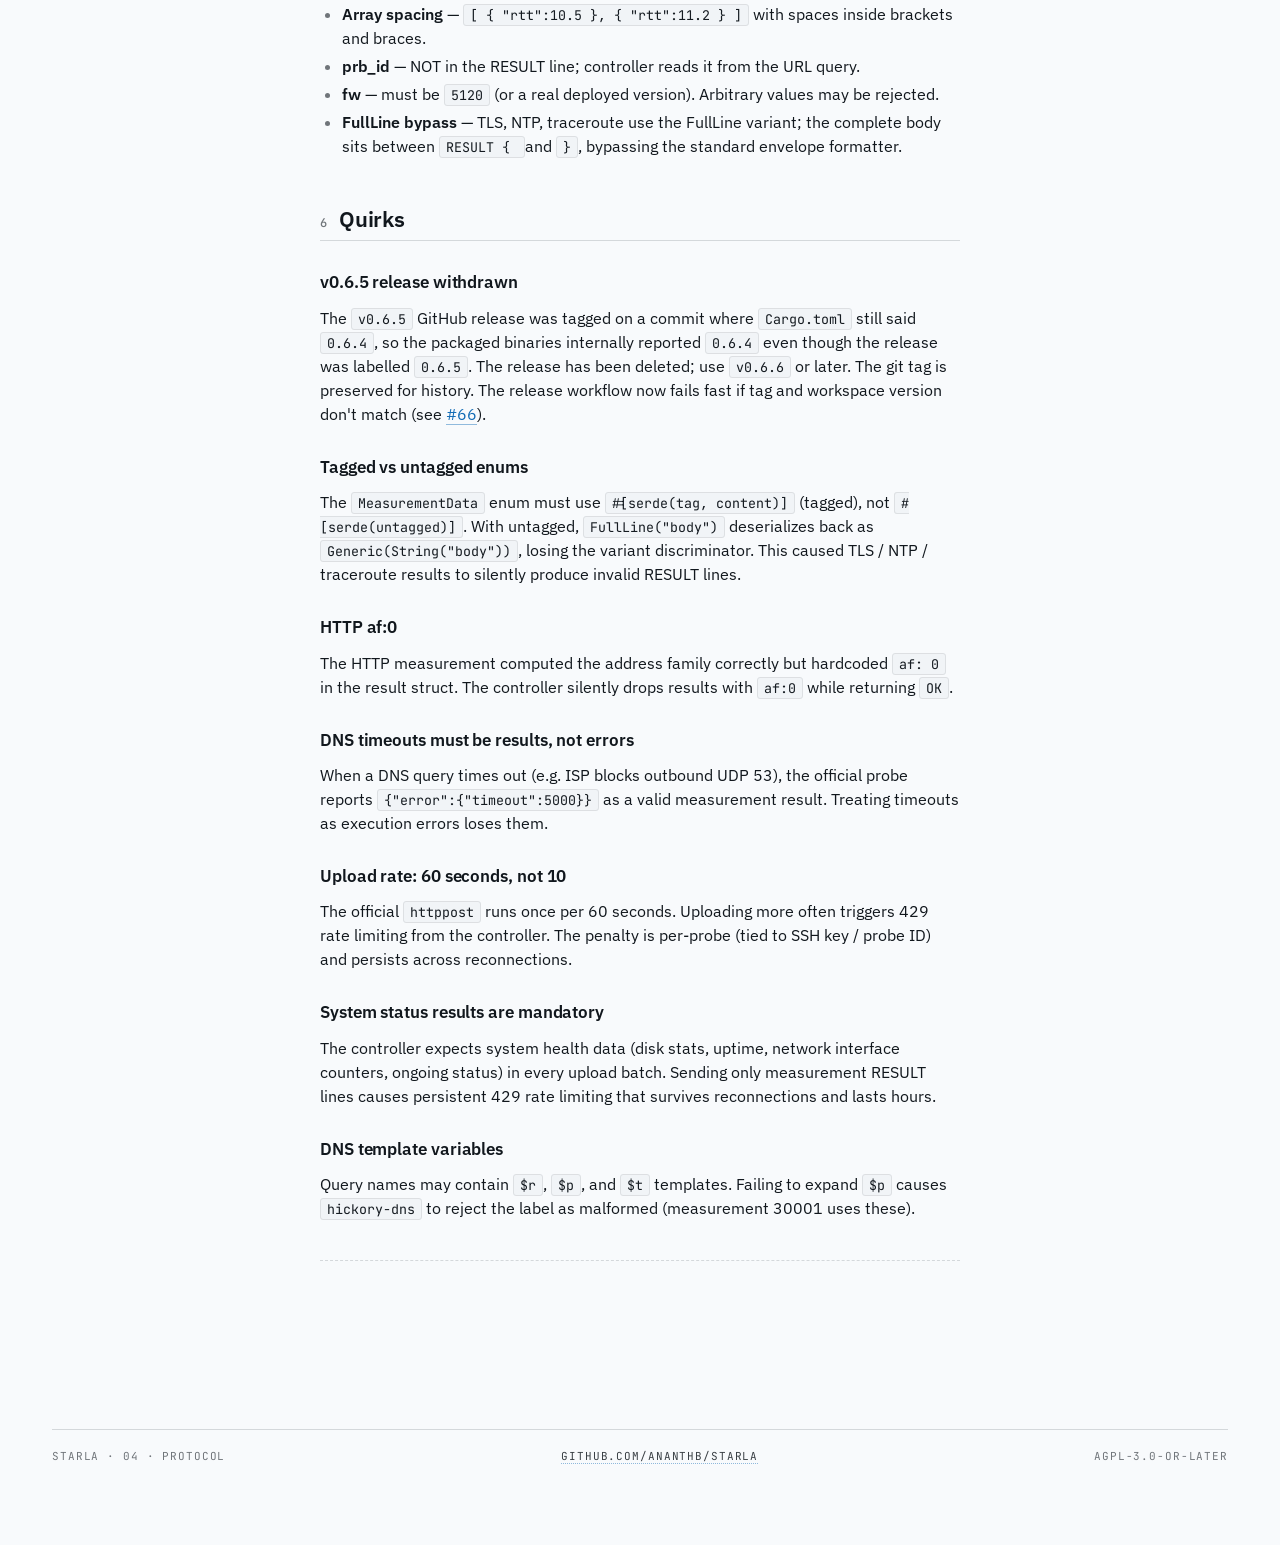
<file: doc/protocol.html>
<!DOCTYPE html>
<html lang="en">
<head>
<meta charset="utf-8">
<meta name="viewport" content="width=device-width, initial-scale=1">
<title>Protocol Reference — starla</title>
<link rel="icon" type="image/png" href="logo.png">
<link rel="stylesheet" href="style.css">
<script>
  (function(){
    try {
      var t = localStorage.getItem('starla-theme');
      if (t === 'dark' || t === 'light') document.documentElement.setAttribute('data-theme', t);
    } catch(e) {}
  })();
</script>
</head>
<body>
<div class="shell">

  <header class="mast">
    <a class="brand" href="index.html">
      <img src="logo.png" alt="">
      <span class="word">starla</span>
    </a>
    <div class="meta">
      <span id="mastVersion">v0.3.1</span>
      <span>AGPL-3.0</span>
      <span>rust 2024</span>
      <button class="theme-toggle" type="button" id="themeToggle" aria-label="Toggle theme"><span class="glyph" aria-hidden="true">◐</span><span class="theme-label">auto</span></button>
    </div>
  </header>

  <aside class="rail-l">
    <div class="rail-label">Pages</div>
    <ul class="toc">
      <li><span class="num">01</span><a href="index.html">Overview</a></li>
      <li><span class="num">02</span><a href="install.html">Install &amp; run</a></li>
      <li><span class="num">03</span><a href="architecture.html">Architecture</a></li>
      <li><span class="num">04</span><a class="current" href="protocol.html">Protocol</a></li>
      <li><span class="num">05</span><a href="verify.html">Verify</a></li>
      <li><span class="num">06</span><a href="api/starla_common/index.html">API docs</a></li>
      <li><span class="num">↗</span><a href="https://github.com/ananthb/starla">Source</a></li>
    </ul>

    <div class="rail-label" style="margin-top:32px">On this page</div>
    <ul class="toc">
      <li><a href="#lifecycle">1 · Lifecycle</a></li>
      <li><a href="#telnet">2 · Telnet</a></li>
      <li><a href="#measure">3 · Measurements</a></li>
      <li><a href="#upload">4 · Upload</a></li>
      <li><a href="#quirks">5 · RESULT quirks</a></li>
      <li><a href="#lessons">6 · Quirks</a></li>
    </ul>
  </aside>

  <main class="content">

    <p class="crumb"><a href="index.html">← starla</a> <span>·</span> 04</p>
    <p class="eyebrow">04 · protocol</p>
    <h1 class="display">Protocol reference.</h1>
    <p class="lede">
      How probes and controllers actually talk: lifecycle, command formats, result lines,
      upload envelopes, and the rigid little quirks the controller demands.
    </p>

    <p>This document describes the RIPE Atlas probe-controller communication protocol as implemented by starla. It was reverse-engineered from the official C probe (<code>busybox</code>) and verified against live RIPE Atlas controllers.</p>

    <section id="lifecycle">
      <h2 class="section"><span class="num">1</span>Connection lifecycle</h2>

      <h3>Registration</h3>
      <p>On startup, the probe SSHes to a registration server (e.g. <code>reg03.atlas.ripe.net:443</code>) and runs <code>INIT</code> with probe identification on stdin:</p>

      <pre><div class="pre-head"><span class="lang">stdin</span><span>P_TO_R_INIT</span></div><div class="pre-body"><code>P_TO_R_INIT
TOKEN_SPECS fluffy 1000 5120 debian/13/x86_64/starla/0.4.0
REASON_FOR_REGISTRATION NEW</code></div></pre>

      <p>The server responds with a controller assignment:</p>

      <pre><div class="pre-head"><span class="lang">stdout</span><span>response</span></div><div class="pre-body"><code>OK
CONTROLLER ctr-dub-sw01.atlas.prod.ripe.net 443 ssh-rsa AAAA...
REREGISTER 3000
PROBE_ID 1015186</code></div></pre>

      <p>If the probe is not yet registered, the server responds with plain <code>OK</code> (no <code>CONTROLLER</code> line). The probe retries with backoff until approved at <a href="https://atlas.ripe.net/apply/swprobe/">atlas.ripe.net/apply/swprobe</a>.</p>

      <h3>Controller INIT</h3>
      <p>After receiving the controller assignment, the probe connects to the controller via SSH and sends another <code>INIT</code> (no stdin data this time):</p>

      <pre><div class="pre-head"><span class="lang">stdout</span><span>session</span></div><div class="pre-body"><code>OK
SESSION_ID fa0b28e5f26291ad4a41ceecffc73457cbb4180291f53abdcda5667357440a9f
REMOTE_PORT 2023</code></div></pre>

      <p>The <code>SESSION_ID</code> is used for telnet authentication and the result-upload footer. <code>REMOTE_PORT</code> is the port the controller listens on for the reverse tunnel.</p>

      <h3>KEEP session</h3>
      <p>The probe opens a long-lived SSH connection and runs <code>KEEP</code>. This channel blocks indefinitely and serves as a health monitor; if it closes, the connection is lost and the probe reconnects.</p>

      <p>On this same SSH connection:</p>
      <ul>
        <li><strong>Reverse tunnel</strong> (<code>tcpip_forward</code>): controller connects to <code>REMOTE_PORT</code> to send measurement commands via telnet.</li>
        <li><strong>Direct-tcpip channels</strong>: probe opens channels to <code>127.0.0.1:8080</code> on the controller for result uploads.</li>
      </ul>
    </section>

    <section id="telnet">
      <h2 class="section"><span class="num">2</span>Telnet command protocol</h2>

      <h3>Authentication</h3>
      <p>When the controller connects via the reverse tunnel, the probe sends:</p>

      <pre><div class="pre-head"><span class="lang">telnet</span><span>banner + login</span></div><div class="pre-body"><code>IAC DO ECHO
IAC DO NAWS
IAC WILL ECHO
IAC WILL SGA

Atlas probe, see http://atlas.ripe.net/

Probe 1015186 (hostname) login: </code></div></pre>

      <p>The controller sends <code>C_TO_P_TEST_V1</code> as the login, then the <code>SESSION_ID</code> as the password. On success: <code>OK\r\n\r\n</code>. On failure: <code>BAD_PASSWORD\r\n\r\n</code> and disconnect.</p>

      <h3>CRONLINE — recurring</h3>
      <pre><div class="pre-head"><span class="lang">grammar</span><span>cronline</span></div><div class="pre-body"><code>CRONLINE &lt;interval&gt; &lt;offset&gt; &lt;end_time&gt; &lt;spread_type&gt; &lt;spread&gt; &lt;command&gt; [args...]</code></div></pre>

      <table>
        <thead><tr><th>Field</th><th>Type</th><th>Description</th></tr></thead>
        <tbody>
          <tr><td>interval</td><td>u64</td><td>Seconds between executions (0 = one-shot)</td></tr>
          <tr><td>offset</td><td>u64</td><td>Initial delay offset (ignored by starla)</td></tr>
          <tr><td>end_time</td><td>i64</td><td>Unix timestamp to stop (0 = never)</td></tr>
          <tr><td>spread_type</td><td>string</td><td>Usually <code>UNIFORM</code></td></tr>
          <tr><td>spread</td><td>u32</td><td>Random spread in seconds</td></tr>
          <tr><td>command</td><td>string</td><td>Measurement tool name</td></tr>
        </tbody>
      </table>

      <pre><div class="pre-head"><span class="lang">example</span><span>cronline ping</span></div><div class="pre-body"><code>CRONLINE 240 269 1777902395 UNIFORM 3 evping -4 -c 3 -A "1001" -O /home/atlas/data/new/7 193.0.14.129</code></div></pre>

      <h3>ONEOFF — one-shot</h3>
      <pre><div class="pre-head"><span class="lang">grammar</span><span>oneoff</span></div><div class="pre-body"><code>ONEOFF &lt;path&gt; &lt;command&gt; [args...]</code></div></pre>

      <p>User-triggered via the RIPE Atlas API. The path is ignored (it's where the C probe writes results). Internally converted to a CRONLINE with <code>interval=0</code>.</p>

      <h3>JSON</h3>
      <pre><div class="pre-head"><span class="lang">json</span><span>direct command</span></div><div class="pre-body"><code>{"type":"ping","msm_id":1001,"target":"8.8.8.8","af":4,"packets":3}</code></div></pre>

      <h3>Host-telemetry commands</h3>
      <p>The controller also schedules small applets that report the probe's runtime environment rather than running measurements. starla emits matching <code>RESULT</code> JSON so the RIPE backend sees the same shape an embedded probe would.</p>
      <table>
        <thead><tr><th>Command</th><th>id</th><th>What it reports</th></tr></thead>
        <tbody>
          <tr><td><code>buddyinfo</code></td><td>9001</td><td><code>/proc/buddyinfo</code> block counts, derived <code>freemem</code> KB, and <code>uptime</code>. The official applet self-reboots on low memory if <code>LOWMEM_REBOOT</code> is set; starla never reboots — the host's memory manager owns that decision.</td></tr>
          <tr><td><code>rptaddrs</code></td><td>9104 (from <code>-A</code>)</td><td><code>inet-addresses</code>, <code>inet-routes</code>, <code>inet6-addresses</code>, <code>inet6-routes</code>, and <code>dns</code> resolvers, derived from <code>/proc/net/{route,if_inet6,ipv6_route}</code> and <code>/etc/resolv.conf</code>. Cached: re-emits only when state changes or after 1 hour, matching the C applet.</td></tr>
        </tbody>
      </table>

      <h3>Ignored commands</h3>
      <p>Four CRONLINE commands are accepted but produce no output. Each is parsed deliberately (not as <code>Unknown</code>) so the absence of a reply is intentional:</p>
      <table>
        <thead><tr><th>Command</th><th>What the embedded probe does with it</th><th>Why starla ignores it</th></tr></thead>
        <tbody>
          <tr><td><code>CRONTAB</code></td><td>Names which on-disk cron directory the following CRONLINEs belong to.</td><td>starla doesn't persist schedules to a filesystem cron layout; jobs live in memory keyed by <code>msm_id</code>.</td></tr>
          <tr><td><code>httppost</code></td><td>POSTs queued result files to the RIPE backend over the SSH tunnel.</td><td>starla uploads natively from <code>starla-results::uploader</code>; this CRONLINE is a redundant trigger.</td></tr>
          <tr><td><code>condmv</code> / <code>dfrm</code></td><td>Rotates result files between <code>data/new/ → data/out/ → data/storage/</code> and clears stale spool when disk is low.</td><td>starla queues results in a bounded in-memory queue; no on-disk spool to manage.</td></tr>
          <tr><td><code>conntrack</code></td><td>Reports kernel <code>nf_conntrack</code> table fullness (self-watchdog for the probe's tiny kernel).</td><td>The applet isn't present in our vendored reference busybox tree at <code>reference/probe-busybox/</code>, so the canonical <code>RESULT</code> format is unknown. Held rather than guessed; revisit if a reference impl surfaces.</td></tr>
        </tbody>
      </table>
    </section>

    <section id="measure">
      <h2 class="section"><span class="num">3</span>Measurement commands</h2>

      <h3>Ping &mdash; <code>evping</code></h3>
      <pre><div class="pre-head"><span class="lang">grammar</span></div><div class="pre-body"><code>evping [-4|-6] [-c count] [-s size] [-A msm_id] [-O output] [-I interval] &lt;target&gt;</code></div></pre>

      <table>
        <thead><tr><th>Flag</th><th>Description</th><th>Default</th></tr></thead>
        <tbody>
          <tr><td><code>-4/-6</code></td><td>Address family</td><td>4</td></tr>
          <tr><td><code>-c</code></td><td>Packet count</td><td>3</td></tr>
          <tr><td><code>-s</code></td><td>Packet size (bytes)</td><td>64</td></tr>
          <tr><td><code>-A</code></td><td>Measurement ID</td><td>required</td></tr>
        </tbody>
      </table>

      <pre><div class="pre-head"><span class="lang">json</span><span>result · PreFormatted array</span></div><div class="pre-body"><code>RESULT { "id":"1001", "fw":5120, "mver": "2.6.4", "lts":10,
  "time":1700000000, "dst_name":"193.0.14.129", "af":4,
  "dst_addr":"193.0.14.129", "src_addr":"10.0.0.1",
  "proto":"ICMP", "ttl":56, "size":64,
  "result": [ { "rtt":10.500000 }, { "rtt":11.200000 }, { "rtt":10.800000 } ] }</code></div></pre>

      <p>Timeouts: <code>{ "x":"*" }</code>. RTT has 6 decimals. <code>ttl</code> is omitted if all packets timed out. Requires <code>CAP_NET_RAW</code>.</p>

      <h3>Traceroute &mdash; <code>evtraceroute</code></h3>
      <pre><div class="pre-head"><span class="lang">grammar</span></div><div class="pre-body"><code>evtraceroute [-4|-6] [-I|-U|-T] [-f first_hop] [-m max_hops]
  [-p paris_id] [-S size] [-A msm_id] [-O output] &lt;target&gt;</code></div></pre>

      <table>
        <thead><tr><th>Flag</th><th>Description</th><th>Default</th></tr></thead>
        <tbody>
          <tr><td><code>-I/-U/-T</code></td><td>ICMP / UDP / TCP</td><td>UDP</td></tr>
          <tr><td><code>-f</code></td><td>First hop</td><td>1</td></tr>
          <tr><td><code>-m</code></td><td>Max hops</td><td>32</td></tr>
          <tr><td><code>-p</code></td><td>Paris traceroute ID</td><td>0</td></tr>
          <tr><td><code>-S</code></td><td>Packet size</td><td>40</td></tr>
        </tbody>
      </table>

      <pre><div class="pre-head"><span class="lang">json</span><span>result · FullLine</span></div><div class="pre-body"><code>RESULT { "id":"5001", "fw":5120, "mver": "2.6.4", "lts":0,
  "time":1700000000, "endtime":1700000030,
  "dst_name":"192.112.36.4", "dst_addr":"192.112.36.4",
  "src_addr":"10.0.0.1", "proto":"UDP", "af": 4,
  "size":40, "paris_id":5,
  "result": [
    { "hop":1, "result": [ { "from":"10.0.0.1", "ttl":255, "size":76, "rtt":3.723 } ] },
    { "hop":2, "result": [ { "x":"*" }, { "x":"*" }, { "x":"*" } ] },
    { "hop":13, "result": [ { "from":"192.112.36.4", "ttl":54, "rtt":31.981, "size":88 } ] }
  ] }</code></div></pre>

      <p>RTT 3 decimals. 3 probes per hop. Requires <code>CAP_NET_RAW</code>.</p>

      <h3>DNS &mdash; <code>evtdig</code></h3>
      <pre><div class="pre-head"><span class="lang">grammar</span></div><div class="pre-body"><code>evtdig [-4|-6] [-t qtype] [-c qclass] [-T] [-r] [-d] [-e bufsize]
  [-R] [-h] [-b] [-i] [--soa] [--resolv] [--type N] [--class N]
  [--query NAME] [-A msm_id] [-O output] [@server] [query]</code></div></pre>

      <table>
        <thead><tr><th>Flag</th><th>Description</th></tr></thead>
        <tbody>
          <tr><td><code>-T</code></td><td>Use TCP (default UDP)</td></tr>
          <tr><td><code>-h</code></td><td>Query <code>hostname.bind CH TXT</code></td></tr>
          <tr><td><code>-b</code></td><td>Query <code>version.bind CH TXT</code></td></tr>
          <tr><td><code>-i</code></td><td>Query <code>id.server CH TXT</code></td></tr>
          <tr><td><code>--soa</code></td><td>Query SOA for <code>.</code></td></tr>
          <tr><td><code>-r/-d/+dnssec</code></td><td>Enable DNSSEC (DO bit)</td></tr>
          <tr><td><code>-R</code></td><td>Disable recursion desired</td></tr>
          <tr><td><code>-e</code></td><td>EDNS buffer size</td></tr>
          <tr><td><code>--type N</code></td><td>Numeric type (1=A, 28=AAAA, 16=TXT…)</td></tr>
          <tr><td><code>--class N</code></td><td>Numeric class (1=IN, 3=CH)</td></tr>
          <tr><td><code>--query NAME</code></td><td>Query name</td></tr>
          <tr><td><code>@server</code></td><td>Target DNS server IP</td></tr>
        </tbody>
      </table>

      <h4>Template variables in query names</h4>
      <table>
        <thead><tr><th>Variable</th><th>Expansion</th><th>Purpose</th></tr></thead>
        <tbody>
          <tr><td><code>$r</code></td><td>8-char random alphanumeric</td><td>Prevent DNS caching</td></tr>
          <tr><td><code>$p</code></td><td>Probe ID (decimal)</td><td>Per-probe uniqueness</td></tr>
          <tr><td><code>$t</code></td><td>Unix timestamp (decimal)</td><td>Per-query uniqueness</td></tr>
        </tbody>
      </table>

      <pre><div class="pre-head"><span class="lang">json</span><span>result · PreFormatted object · abuf</span></div><div class="pre-body"><code>RESULT { "id":"10310", "fw":5120, "mver": "2.6.4", "lts":51,
  "time":1775314719, "af":4, "dst_addr":"170.247.170.2",
  "dst_port":"53", "src_addr":"204.168.188.81", "proto":"UDP",
  "result": { "rt":29.846,"size":50,
    "abuf":"qr2AAAABAAEAAAAACGhvc3RuYW1lBGJpbmQAABAAA8AMABAAAwAAAAAABwZiNC1mcmE=",
    "ID":43709, "ANCOUNT":1, "QDCOUNT":1, "NSCOUNT":0, "ARCOUNT":0,
    "answers":[ {"TYPE":"TXT", "NAME":"hostname.bind.", "RDATA":[ "b4-fra" ]} ] } }</code></div></pre>

      <p>On timeout: <code>"result": { "error":{"timeout":5000} }</code></p>

      <div class="callout">
        <div class="label">⚠ abuf</div>
        <p><code>abuf</code> is the base64-encoded raw DNS wire response. The RIPE Atlas API parses it server-side. Without it, results are accepted but incomplete.</p>
      </div>

      <h3>HTTP &mdash; <code>evhttpget</code></h3>
      <pre><div class="pre-head"><span class="lang">grammar</span></div><div class="pre-body"><code>evhttpget [-4|-6] [-A msm_id] [-O output] [-M max_body] &lt;url&gt;</code></div></pre>

      <pre><div class="pre-head"><span class="lang">json</span><span>result</span></div><div class="pre-body"><code>RESULT { "id":"12023", "fw":5120, "mver": "2.6.4", "lts":19,
  "time":1775317966, "dst_name":"example.com", "af":4,
  "dst_addr":"93.184.216.34", "proto":"TCP",
  "result": [ { "method":"GET", "af": 6,
    "dst_addr":"2600:140f:3::17df:2fba",
    "src_addr":"10.0.0.1", "rt":106.612889,
    "res":200, "ver":"1.1", "hsize":296, "bsize":0 } ] }</code></div></pre>

      <h3>TLS &mdash; <code>evsslgetcert</code></h3>
      <pre><div class="pre-head"><span class="lang">grammar</span></div><div class="pre-body"><code>evsslgetcert [-4|-6] [-p port] [-h hostname] [-A msm_id] [-O output] &lt;target&gt;</code></div></pre>

      <pre><div class="pre-head"><span class="lang">json</span><span>result · FullLine</span></div><div class="pre-body"><code>RESULT { "id":"14002", "fw":5120, "mver": "2.6.4", "lts":0,
  "time":1775325499, "dst_name":"atlas.ripe.net", "dst_port":"443",
  "ttr":0.390310, "method":"TLS", "ver":"1.3",
  "dst_addr":"193.0.11.37", "af": 4, "src_addr":"10.0.0.1",
  "ttc":0.191244, "rt":0.390310, "server_cipher":"0x1302",
  "cert":[ "-----BEGIN CERTIFICATE-----\nMIIG...\n-----END CERTIFICATE-----",
           "-----BEGIN CERTIFICATE-----\nMIIF...\n-----END CERTIFICATE-----" ] }</code></div></pre>

      <p>Times (<code>ttr</code>, <code>ttc</code>, <code>rt</code>) in seconds. <code>ver</code> is <code>"1.2"</code> or <code>"1.3"</code> (not <code>"Tls12"</code>). <code>server_cipher</code> is hex (<code>"0xc030"</code>). Certificates are full PEM with escaped newlines.</p>

      <h3>NTP &mdash; <code>evntp</code></h3>
      <pre><div class="pre-head"><span class="lang">grammar</span></div><div class="pre-body"><code>evntp [-4|-6] [-c count] [-A msm_id] [-O output] &lt;target&gt;</code></div></pre>

      <pre><div class="pre-head"><span class="lang">json</span><span>result · 3 samples</span></div><div class="pre-body"><code>RESULT { "id":"99998", "fw":5120, "mver": "2.6.4", "lts":12,
  "time":1775323252, "dst_addr":"213.239.234.28",
  "src_addr":"204.168.188.81", "proto":"UDP", "af": 4,
  "li":"no", "version":4, "mode":"server", "stratum":2,
  "poll":8, "precision":5.96046e-08,
  "root-delay":0.00956726, "root-dispersion":0.0142212,
  "ref-id":"7cd8a40e", "ref-ts":3984311600.292619705,
  "result": [
    { "origin-ts":3984312052.977718830, "receive-ts":3984312052.989268303,
      "transmit-ts":3984312052.989336491, "final-ts":3984312053.002320766,
      "rtt":0.024534, "offset":0.011981 },
    ...
  ] }</code></div></pre>

      <table>
        <thead><tr><th>Field</th><th>Format</th></tr></thead>
        <tbody>
          <tr><td><code>li</code></td><td><code>"no"</code> · <code>"61"</code> · <code>"59"</code> · <code>"unknown"</code></td></tr>
          <tr><td><code>poll</code></td><td>Raw exponent (NOT 2^n)</td></tr>
          <tr><td><code>precision</code></td><td>Scientific notation (2^n seconds)</td></tr>
          <tr><td><code>ref-id</code></td><td>ASCII for stratum &le; 1, hex for stratum &ge; 2</td></tr>
          <tr><td>Timestamps</td><td>NTP epoch (seconds since 1900-01-01) · 9 decimal places</td></tr>
        </tbody>
      </table>
    </section>

    <section id="upload">
      <h2 class="section"><span class="num">4</span>Result upload protocol</h2>
      <p>Results are uploaded via HTTP POST through SSH direct-tcpip channels to <code>127.0.0.1:8080</code> on the controller side.</p>

      <pre><div class="pre-head"><span class="lang">http</span><span>POST · over SSH channel</span></div><div class="pre-body"><code>POST /?PROBE_ID=1015186&amp;SESSION_ID=fa0b28e5... HTTP/1.1
Host: 127.0.0.1
Content-Type: application/x-www-form-urlencoded
User-Agent: httppost for atlas.ripe.net
Connection: close
Content-Length: 1234

P_TO_C_REPORT
RESULT { "id":"9018", "fw":5120, ... disk stats ... }
RESULT { "id": "7001", "fw":5120, ... uptime ... }
RESULT { "id": "9002", "fw":5120, ... interface stats ... }
RESULT 9901 ongoing 1775483034 starla
RESULT { "id":"1001", "fw":5120, ... measurement result ... }
RESULT { "id":"1002", "fw":5120, ... measurement result ... }

SESSION_ID fa0b28e5...</code></div></pre>

      <p>The controller responds <code>200 OK</code> with body <code>OK\n</code> on success. <code>429</code> means rate limiting; honor the <code>Retry-After</code> header. The official <code>httppost</code> uploads once per 60 seconds.</p>

      <div class="callout">
        <div class="label">⚠ Mandatory system status</div>
        <p>The controller <strong>requires</strong> system status results (9018, 7001, 9002, 9901) alongside measurement results. Without them, the controller rate-limits with persistent 429 responses that survive reconnections.</p>
      </div>

      <h3>System status results</h3>
      <p>Included in every upload batch, before measurement results:</p>

      <table>
        <thead><tr><th>ID</th><th>Description</th><th>Format</th></tr></thead>
        <tbody>
          <tr><td><code>9018</code></td><td>Disk stats</td><td><code>bsize</code>, <code>blocks</code>, <code>bfree</code>, <code>free</code> from <code>statvfs("/")</code></td></tr>
          <tr><td><code>7001</code></td><td>Probe uptime</td><td><code>uptime</code> seconds since start, <code>lts</code></td></tr>
          <tr><td><code>9002</code></td><td>Network interfaces</td><td>Per-iface <code>bytes_recv</code>, <code>pkt_recv</code>, <code>bytes_sent</code>, <code>pkt_sent</code> from <code>/proc/net/dev</code></td></tr>
          <tr><td><code>9901</code></td><td>Ongoing status</td><td>Plain: <code>RESULT 9901 ongoing &lt;ts&gt; starla</code></td></tr>
        </tbody>
      </table>
    </section>

    <section id="quirks">
      <h2 class="section"><span class="num">5</span>RESULT line quirks</h2>

      <div class="callout">
        <div class="label">⚠ Match exactly</div>
        <p>The controller may do rigid string parsing. These quirks <strong>must</strong> be matched.</p>
      </div>

      <ul>
        <li><strong>mver spacing</strong> &mdash; <code>"mver": "2.6.4"</code> has a space after the colon. All other fields use <code>"key":value</code> (no space). Matches the C probe's <code>fprintf</code> format string.</li>
        <li><strong>Field order</strong> &mdash; id, fw, mver, lts, time, [bundle], [dst_name], af, [dst_addr], [dst_port], [src_addr], proto, [ttl], [size], [endtime], [paris_id], result.</li>
        <li><strong>Array spacing</strong> &mdash; <code>[ { "rtt":10.5 }, { "rtt":11.2 } ]</code> with spaces inside brackets and braces.</li>
        <li><strong>prb_id</strong> &mdash; NOT in the RESULT line; controller reads it from the URL query.</li>
        <li><strong>fw</strong> &mdash; must be <code>5120</code> (or a real deployed version). Arbitrary values may be rejected.</li>
        <li><strong>FullLine bypass</strong> &mdash; TLS, NTP, traceroute use the FullLine variant; the complete body sits between <code>RESULT { </code> and <code> }</code>, bypassing the standard envelope formatter.</li>
      </ul>
    </section>

    <section id="lessons">
      <h2 class="section"><span class="num">6</span>Quirks</h2>

      <h3>v0.6.5 release withdrawn</h3>
      <p>The <code>v0.6.5</code> GitHub release was tagged on a commit where <code>Cargo.toml</code> still said <code>0.6.4</code>, so the packaged binaries internally reported <code>0.6.4</code> even though the release was labelled <code>0.6.5</code>. The release has been deleted; use <code>v0.6.6</code> or later. The git tag is preserved for history. The release workflow now fails fast if tag and workspace version don't match (see <a href="https://github.com/ananthb/starla/pull/66">#66</a>).</p>

      <h3>Tagged vs untagged enums</h3>
      <p>The <code>MeasurementData</code> enum must use <code>#[serde(tag, content)]</code> (tagged), not <code>#[serde(untagged)]</code>. With untagged, <code>FullLine("body")</code> deserializes back as <code>Generic(String("body"))</code>, losing the variant discriminator. This caused TLS / NTP / traceroute results to silently produce invalid RESULT lines.</p>

      <h3>HTTP af:0</h3>
      <p>The HTTP measurement computed the address family correctly but hardcoded <code>af: 0</code> in the result struct. The controller silently drops results with <code>af:0</code> while returning <code>OK</code>.</p>

      <h3>DNS timeouts must be results, not errors</h3>
      <p>When a DNS query times out (e.g. ISP blocks outbound UDP&nbsp;53), the official probe reports <code>{"error":{"timeout":5000}}</code> as a valid measurement result. Treating timeouts as execution errors loses them.</p>

      <h3>Upload rate: 60 seconds, not 10</h3>
      <p>The official <code>httppost</code> runs once per 60 seconds. Uploading more often triggers 429 rate limiting from the controller. The penalty is per-probe (tied to SSH key / probe ID) and persists across reconnections.</p>

      <h3>System status results are mandatory</h3>
      <p>The controller expects system health data (disk stats, uptime, network interface counters, ongoing status) in every upload batch. Sending only measurement RESULT lines causes persistent 429 rate limiting that survives reconnections and lasts hours.</p>

      <h3>DNS template variables</h3>
      <p>Query names may contain <code>$r</code>, <code>$p</code>, and <code>$t</code> templates. Failing to expand <code>$p</code> causes <code>hickory-dns</code> to reject the label as malformed (measurement 30001 uses these).</p>
    </section>

    <hr class="divider">

  </main>

  <aside class="rail-r">
    <div class="rail-block">
      <div class="rail-label">Wire facts</div>
      <dl>
        <dt>Reg port</dt><dd>:443</dd>
        <dt>Ctrl port</dt><dd>:443</dd>
        <dt>Auth</dt><dd>SSH key</dd>
        <dt>Login</dt><dd>C_TO_P_TEST_V1</dd>
        <dt>Upload</dt><dd>127.0.0.1:8080</dd>
        <dt>Cadence</dt><dd>60s</dd>
        <dt>fw</dt><dd>5120</dd>
        <dt>mver</dt><dd>2.6.4</dd>
      </dl>
    </div>
    <div class="rail-block">
      <div class="rail-label">See also</div>
      <ul class="toc">
        <li><a href="architecture.html">Architecture</a></li>
        <li><a href="api/starla_common/index.html">API Docs</a></li>
      </ul>
    </div>
  </aside>

  <footer>
    <span>starla · 04 · protocol</span>
    <span><a href="https://github.com/ananthb/starla">github.com/ananthb/starla</a></span>
    <span>AGPL-3.0-or-later</span>
  </footer>

</div>

<script>
  (function(){
    var btn = document.getElementById('themeToggle');
    if (!btn) return;
    var glyph = btn.querySelector('.glyph');
    var label = btn.querySelector('.theme-label');
    var states = ['auto','light','dark'];
    var glyphs = { auto: '◐', light: '☀', dark: '☾' };
    function current() {
      var t = document.documentElement.getAttribute('data-theme');
      return (t === 'light' || t === 'dark') ? t : 'auto';
    }
    function render(state) {
      glyph.textContent = glyphs[state];
      label.textContent = state;
    }
    render(current());
    btn.addEventListener('click', function(){
      var i = states.indexOf(current());
      var next = states[(i + 1) % states.length];
      if (next === 'auto') {
        document.documentElement.removeAttribute('data-theme');
        try { localStorage.removeItem('starla-theme'); } catch(e){}
      } else {
        document.documentElement.setAttribute('data-theme', next);
        try { localStorage.setItem('starla-theme', next); } catch(e){}
      }
      render(next);
    });
  })();
</script>

<script>
  (function(){
    var mast = document.getElementById('mastVersion');
    if (!mast) return;
    fetch('https://api.github.com/repos/ananthb/starla/releases/latest', {
      headers: { 'Accept': 'application/vnd.github+json' }
    })
      .then(function(r){ if (!r.ok) throw new Error('http ' + r.status); return r.json(); })
      .then(function(rel){ if (rel.tag_name) mast.textContent = rel.tag_name; })
      .catch(function(){});
  })();
</script>
</body>
</html>
</file>
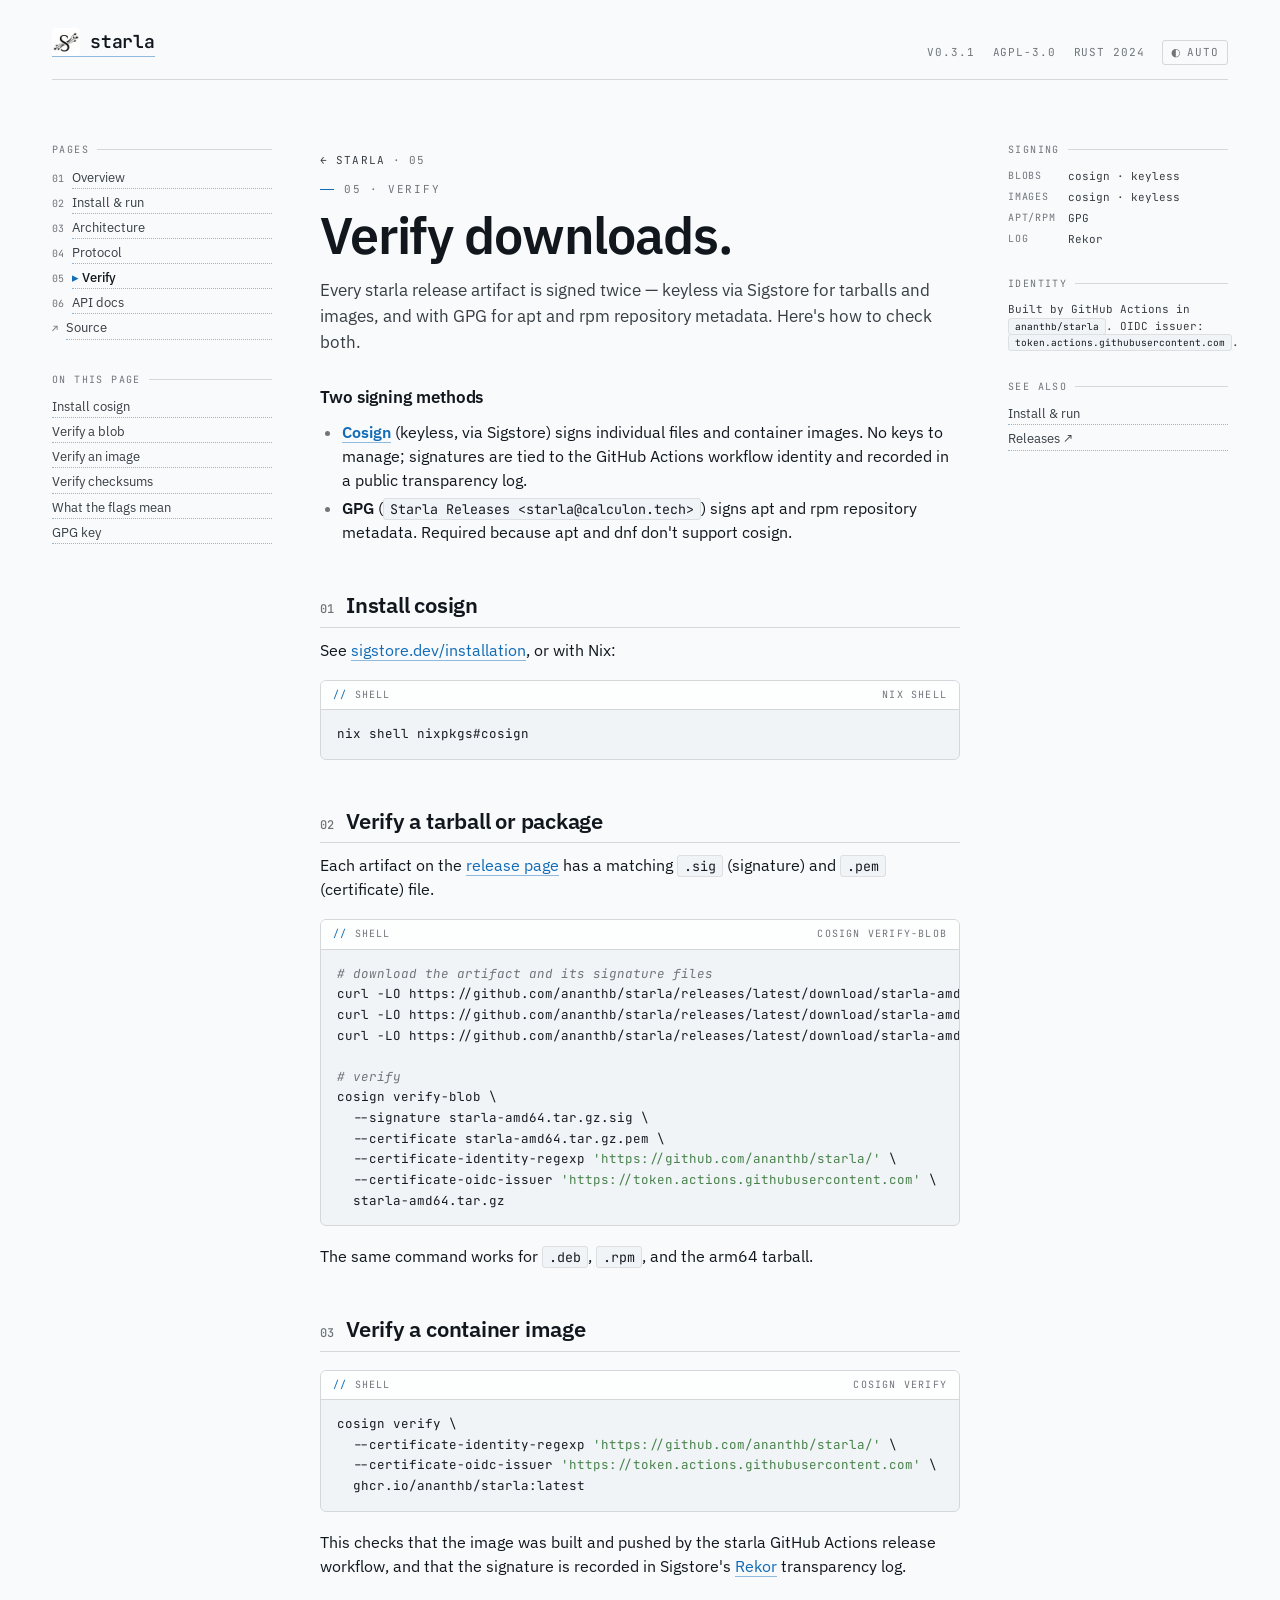
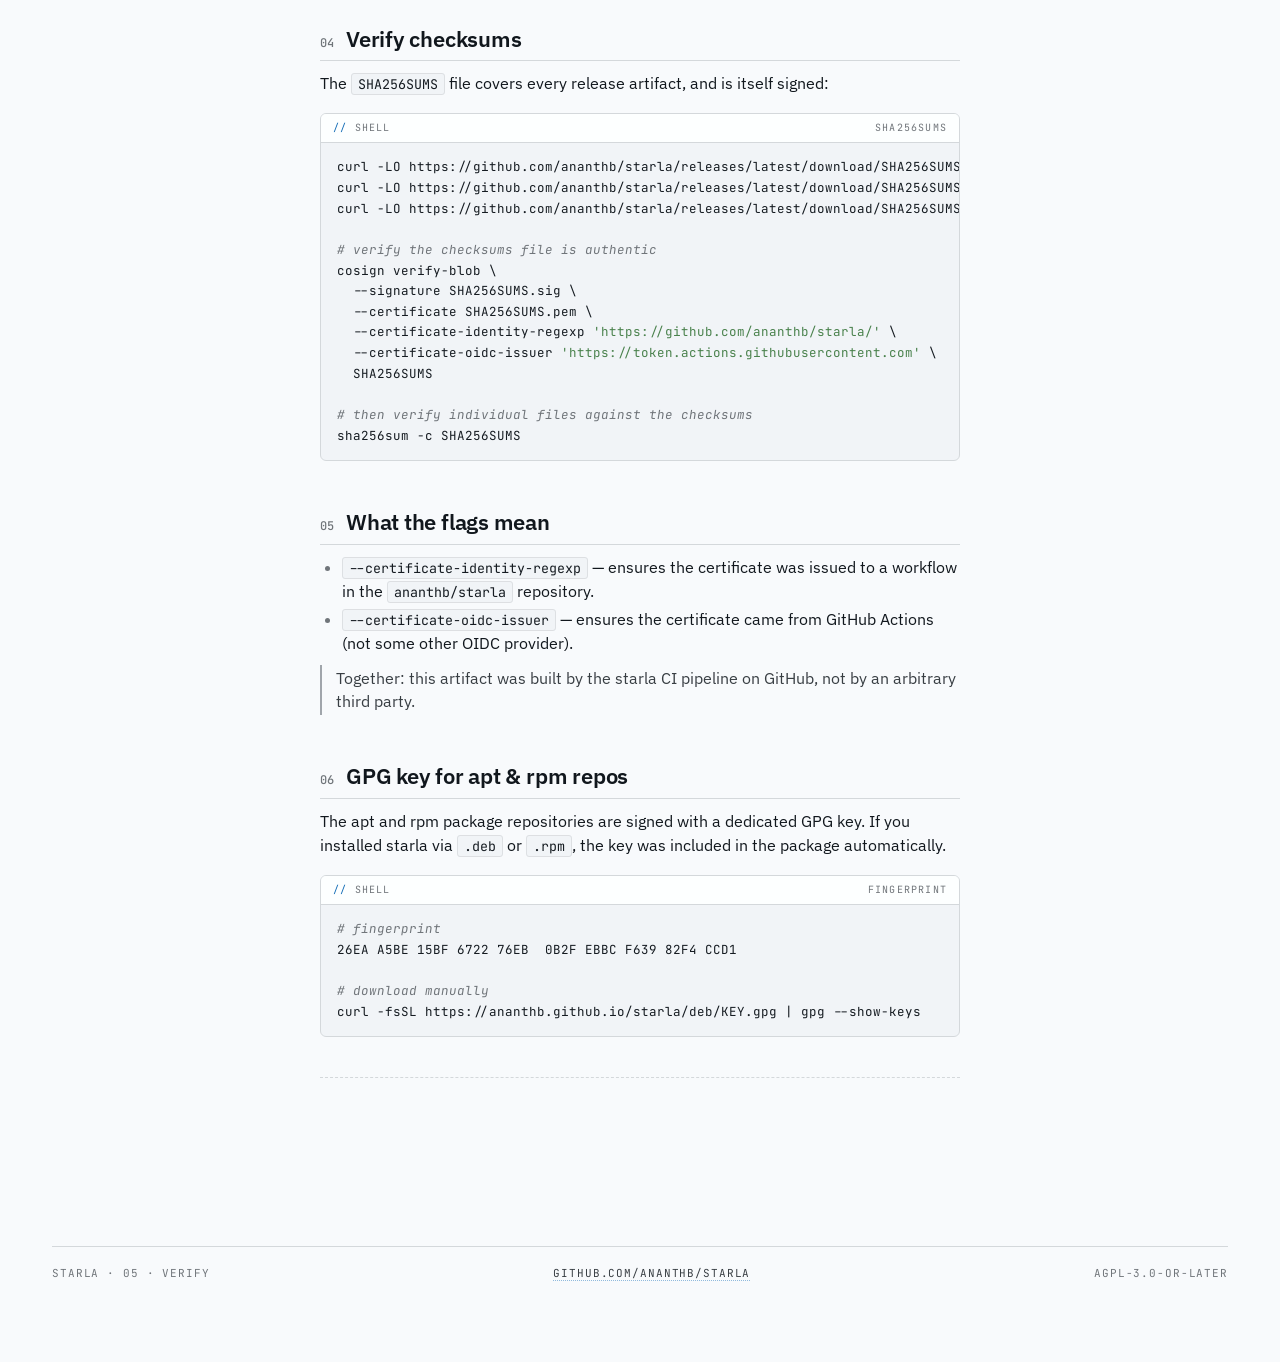
<file: doc/verify.html>
<!DOCTYPE html>
<html lang="en">
<head>
<meta charset="utf-8">
<meta name="viewport" content="width=device-width, initial-scale=1">
<title>Verifying Downloads — starla</title>
<link rel="icon" type="image/png" href="logo.png">
<link rel="stylesheet" href="style.css">
<script>
  (function(){
    try {
      var t = localStorage.getItem('starla-theme');
      if (t === 'dark' || t === 'light') document.documentElement.setAttribute('data-theme', t);
    } catch(e) {}
  })();
</script>
</head>
<body>
<div class="shell">

  <header class="mast">
    <a class="brand" href="index.html">
      <img src="logo.png" alt="">
      <span class="word">starla</span>
    </a>
    <div class="meta">
      <span id="mastVersion">v0.3.1</span>
      <span>AGPL-3.0</span>
      <span>rust 2024</span>
      <button class="theme-toggle" type="button" id="themeToggle" aria-label="Toggle theme"><span class="glyph" aria-hidden="true">◐</span><span class="theme-label">auto</span></button>
    </div>
  </header>

  <aside class="rail-l">
    <div class="rail-label">Pages</div>
    <ul class="toc">
      <li><span class="num">01</span><a href="index.html">Overview</a></li>
      <li><span class="num">02</span><a href="install.html">Install &amp; run</a></li>
      <li><span class="num">03</span><a href="architecture.html">Architecture</a></li>
      <li><span class="num">04</span><a href="protocol.html">Protocol</a></li>
      <li><span class="num">05</span><a class="current" href="verify.html">Verify</a></li>
      <li><span class="num">06</span><a href="api/starla_common/index.html">API docs</a></li>
      <li><span class="num">↗</span><a href="https://github.com/ananthb/starla">Source</a></li>
    </ul>

    <div class="rail-label" style="margin-top:32px">On this page</div>
    <ul class="toc">
      <li><a href="#install-cosign">Install cosign</a></li>
      <li><a href="#blob">Verify a blob</a></li>
      <li><a href="#image">Verify an image</a></li>
      <li><a href="#sums">Verify checksums</a></li>
      <li><a href="#flags">What the flags mean</a></li>
      <li><a href="#gpg">GPG key</a></li>
    </ul>
  </aside>

  <main class="content">

    <p class="crumb"><a href="index.html">← starla</a> <span>·</span> 05</p>
    <p class="eyebrow">05 · verify</p>
    <h1 class="display">Verify downloads.</h1>
    <p class="lede">
      Every starla release artifact is signed twice — keyless via Sigstore for tarballs and
      images, and with GPG for apt and rpm repository metadata. Here's how to check both.
    </p>

    <h3>Two signing methods</h3>
    <ul>
      <li><strong><a href="https://docs.sigstore.dev/cosign/overview/">Cosign</a></strong> (keyless, via Sigstore) signs individual files and container images. No keys to manage; signatures are tied to the GitHub Actions workflow identity and recorded in a public transparency log.</li>
      <li><strong>GPG</strong> (<code>Starla Releases &lt;starla@calculon.tech&gt;</code>) signs apt and rpm repository metadata. Required because apt and dnf don't support cosign.</li>
    </ul>

    <section id="install-cosign">
      <h2 class="section"><span class="num">01</span>Install cosign</h2>
      <p>See <a href="https://docs.sigstore.dev/system_config/installation/">sigstore.dev/installation</a>, or with Nix:</p>

      <pre><div class="pre-head"><span class="lang">shell</span><span>nix shell</span></div><div class="pre-body"><code>nix shell nixpkgs#cosign</code></div></pre>
    </section>

    <section id="blob">
      <h2 class="section"><span class="num">02</span>Verify a tarball or package</h2>
      <p>Each artifact on the <a href="https://github.com/ananthb/starla/releases">release page</a> has a matching <code>.sig</code> (signature) and <code>.pem</code> (certificate) file.</p>

      <pre><div class="pre-head"><span class="lang">shell</span><span>cosign verify-blob</span></div><div class="pre-body"><code><span class="c"># download the artifact and its signature files</span>
curl -LO https://github.com/ananthb/starla/releases/latest/download/starla-amd64.tar.gz
curl -LO https://github.com/ananthb/starla/releases/latest/download/starla-amd64.tar.gz.sig
curl -LO https://github.com/ananthb/starla/releases/latest/download/starla-amd64.tar.gz.pem

<span class="c"># verify</span>
cosign verify-blob \
  --signature starla-amd64.tar.gz.sig \
  --certificate starla-amd64.tar.gz.pem \
  --certificate-identity-regexp <span class="s">'https://github.com/ananthb/starla/'</span> \
  --certificate-oidc-issuer <span class="s">'https://token.actions.githubusercontent.com'</span> \
  starla-amd64.tar.gz</code></div></pre>

      <p>The same command works for <code>.deb</code>, <code>.rpm</code>, and the arm64 tarball.</p>
    </section>

    <section id="image">
      <h2 class="section"><span class="num">03</span>Verify a container image</h2>

      <pre><div class="pre-head"><span class="lang">shell</span><span>cosign verify</span></div><div class="pre-body"><code>cosign verify \
  --certificate-identity-regexp <span class="s">'https://github.com/ananthb/starla/'</span> \
  --certificate-oidc-issuer <span class="s">'https://token.actions.githubusercontent.com'</span> \
  ghcr.io/ananthb/starla:latest</code></div></pre>

      <p>This checks that the image was built and pushed by the starla GitHub Actions release workflow, and that the signature is recorded in Sigstore's <a href="https://docs.sigstore.dev/logging/overview/">Rekor</a> transparency log.</p>
    </section>

    <section id="sums">
      <h2 class="section"><span class="num">04</span>Verify checksums</h2>
      <p>The <code>SHA256SUMS</code> file covers every release artifact, and is itself signed:</p>

      <pre><div class="pre-head"><span class="lang">shell</span><span>SHA256SUMS</span></div><div class="pre-body"><code>curl -LO https://github.com/ananthb/starla/releases/latest/download/SHA256SUMS
curl -LO https://github.com/ananthb/starla/releases/latest/download/SHA256SUMS.sig
curl -LO https://github.com/ananthb/starla/releases/latest/download/SHA256SUMS.pem

<span class="c"># verify the checksums file is authentic</span>
cosign verify-blob \
  --signature SHA256SUMS.sig \
  --certificate SHA256SUMS.pem \
  --certificate-identity-regexp <span class="s">'https://github.com/ananthb/starla/'</span> \
  --certificate-oidc-issuer <span class="s">'https://token.actions.githubusercontent.com'</span> \
  SHA256SUMS

<span class="c"># then verify individual files against the checksums</span>
sha256sum -c SHA256SUMS</code></div></pre>
    </section>

    <section id="flags">
      <h2 class="section"><span class="num">05</span>What the flags mean</h2>
      <ul>
        <li><code>--certificate-identity-regexp</code> — ensures the certificate was issued to a workflow in the <code>ananthb/starla</code> repository.</li>
        <li><code>--certificate-oidc-issuer</code> — ensures the certificate came from GitHub Actions (not some other OIDC provider).</li>
      </ul>
      <p class="spec">Together: this artifact was built by the starla CI pipeline on GitHub, not by an arbitrary third party.</p>
    </section>

    <section id="gpg">
      <h2 class="section"><span class="num">06</span>GPG key for apt &amp; rpm repos</h2>
      <p>The apt and rpm package repositories are signed with a dedicated GPG key. If you installed starla via <code>.deb</code> or <code>.rpm</code>, the key was included in the package automatically.</p>

      <pre><div class="pre-head"><span class="lang">shell</span><span>fingerprint</span></div><div class="pre-body"><code><span class="c"># fingerprint</span>
26EA A5BE 15BF 6722 76EB  0B2F EBBC F639 82F4 CCD1

<span class="c"># download manually</span>
curl -fsSL https://ananthb.github.io/starla/deb/KEY.gpg | gpg --show-keys</code></div></pre>
    </section>

    <hr class="divider">

  </main>

  <aside class="rail-r">
    <div class="rail-block">
      <div class="rail-label">Signing</div>
      <dl>
        <dt>Blobs</dt><dd>cosign · keyless</dd>
        <dt>Images</dt><dd>cosign · keyless</dd>
        <dt>apt/rpm</dt><dd>GPG</dd>
        <dt>Log</dt><dd>Rekor</dd>
      </dl>
    </div>

    <div class="rail-block">
      <div class="rail-label">Identity</div>
      <p style="font-family: var(--mono); font-size: 11px; color: var(--ink-2); line-height: 1.5;">
        Built by GitHub Actions in <code>ananthb/starla</code>. OIDC issuer:
        <code>token.actions.githubusercontent.com</code>.
      </p>
    </div>

    <div class="rail-block">
      <div class="rail-label">See also</div>
      <ul class="toc">
        <li><a href="install.html">Install &amp; run</a></li>
        <li><a href="https://github.com/ananthb/starla/releases">Releases ↗</a></li>
      </ul>
    </div>
  </aside>

  <footer>
    <span>starla · 05 · verify</span>
    <span><a href="https://github.com/ananthb/starla">github.com/ananthb/starla</a></span>
    <span>AGPL-3.0-or-later</span>
  </footer>

</div>

<script>
  (function(){
    var btn = document.getElementById('themeToggle');
    if (!btn) return;
    var glyph = btn.querySelector('.glyph');
    var label = btn.querySelector('.theme-label');
    var states = ['auto','light','dark'];
    var glyphs = { auto: '◐', light: '☀', dark: '☾' };
    function current() {
      var t = document.documentElement.getAttribute('data-theme');
      return (t === 'light' || t === 'dark') ? t : 'auto';
    }
    function render(state) {
      glyph.textContent = glyphs[state];
      label.textContent = state;
    }
    render(current());
    btn.addEventListener('click', function(){
      var i = states.indexOf(current());
      var next = states[(i + 1) % states.length];
      if (next === 'auto') {
        document.documentElement.removeAttribute('data-theme');
        try { localStorage.removeItem('starla-theme'); } catch(e){}
      } else {
        document.documentElement.setAttribute('data-theme', next);
        try { localStorage.setItem('starla-theme', next); } catch(e){}
      }
      render(next);
    });
  })();
</script>

<script>
  (function(){
    var mast = document.getElementById('mastVersion');
    if (!mast) return;
    fetch('https://api.github.com/repos/ananthb/starla/releases/latest', {
      headers: { 'Accept': 'application/vnd.github+json' }
    })
      .then(function(r){ if (!r.ok) throw new Error('http ' + r.status); return r.json(); })
      .then(function(rel){ if (rel.tag_name) mast.textContent = rel.tag_name; })
      .catch(function(){});
  })();
</script>
</body>
</html>
</file>
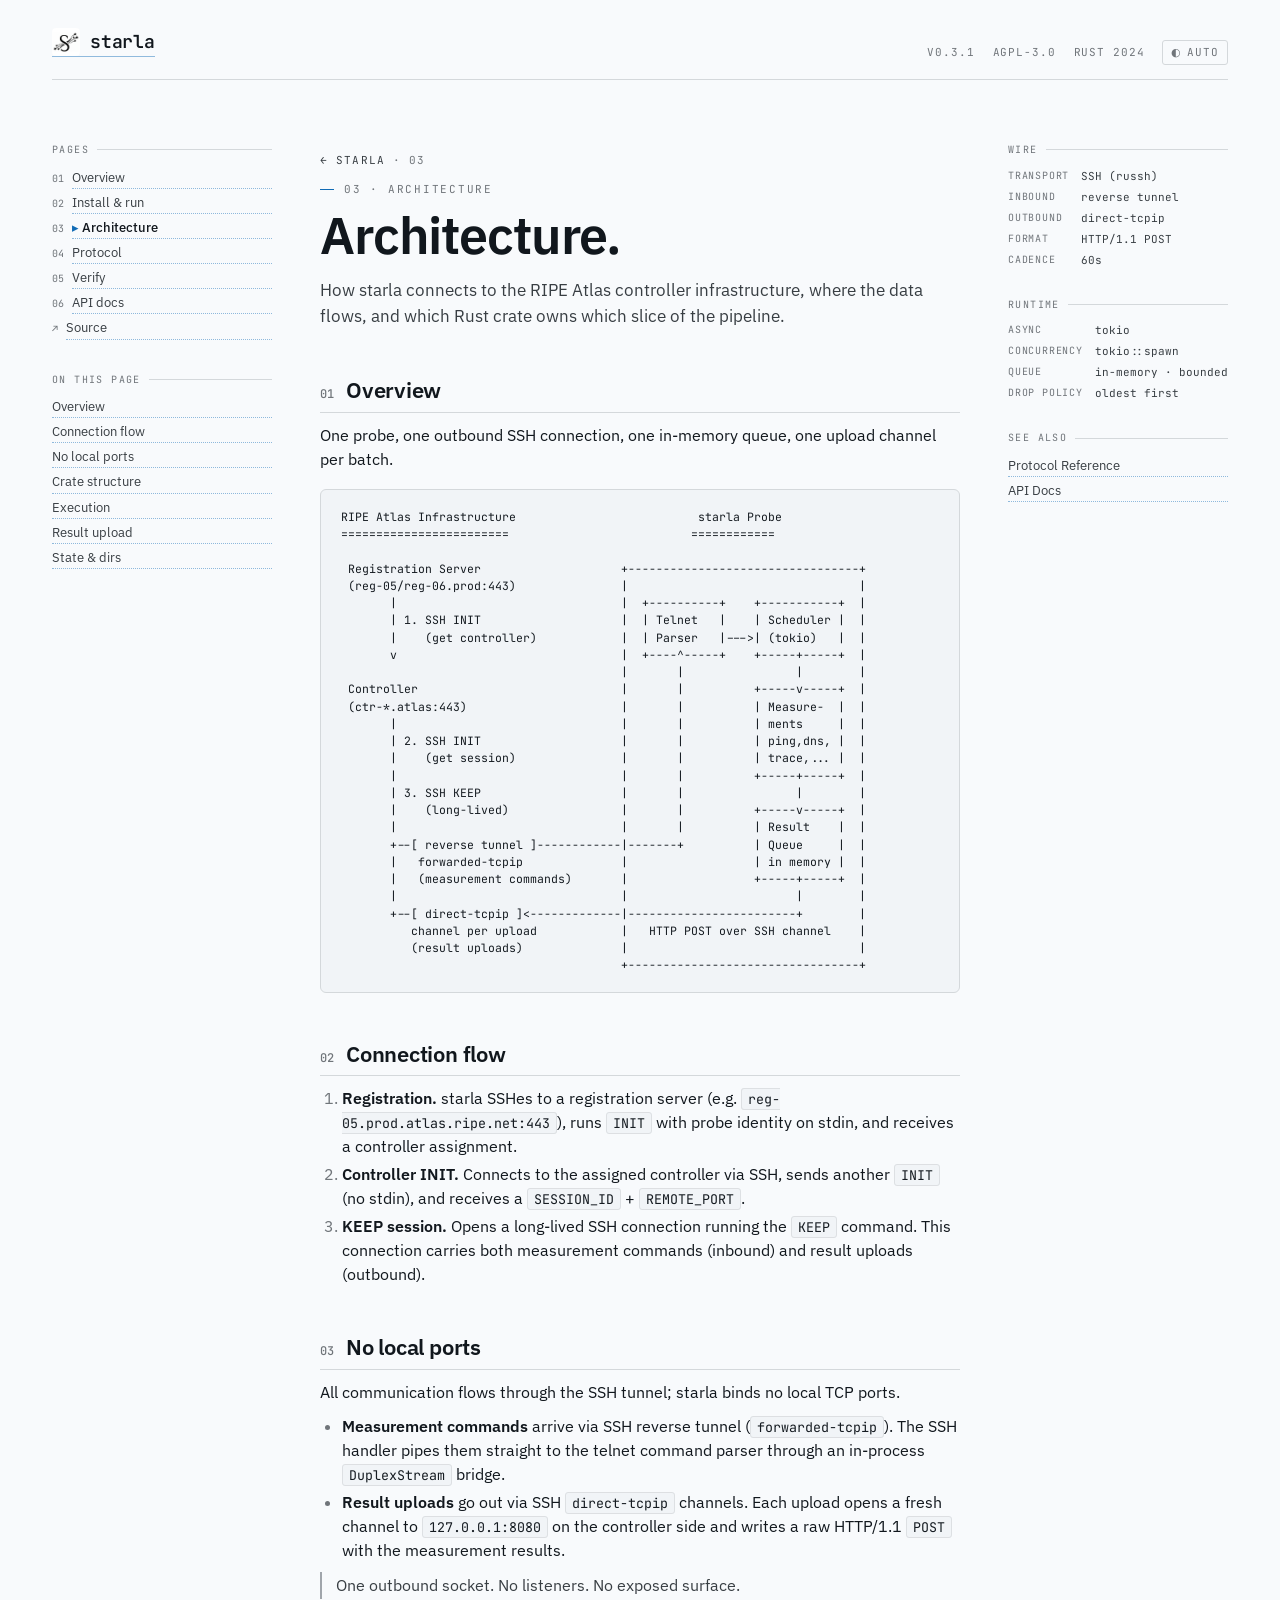
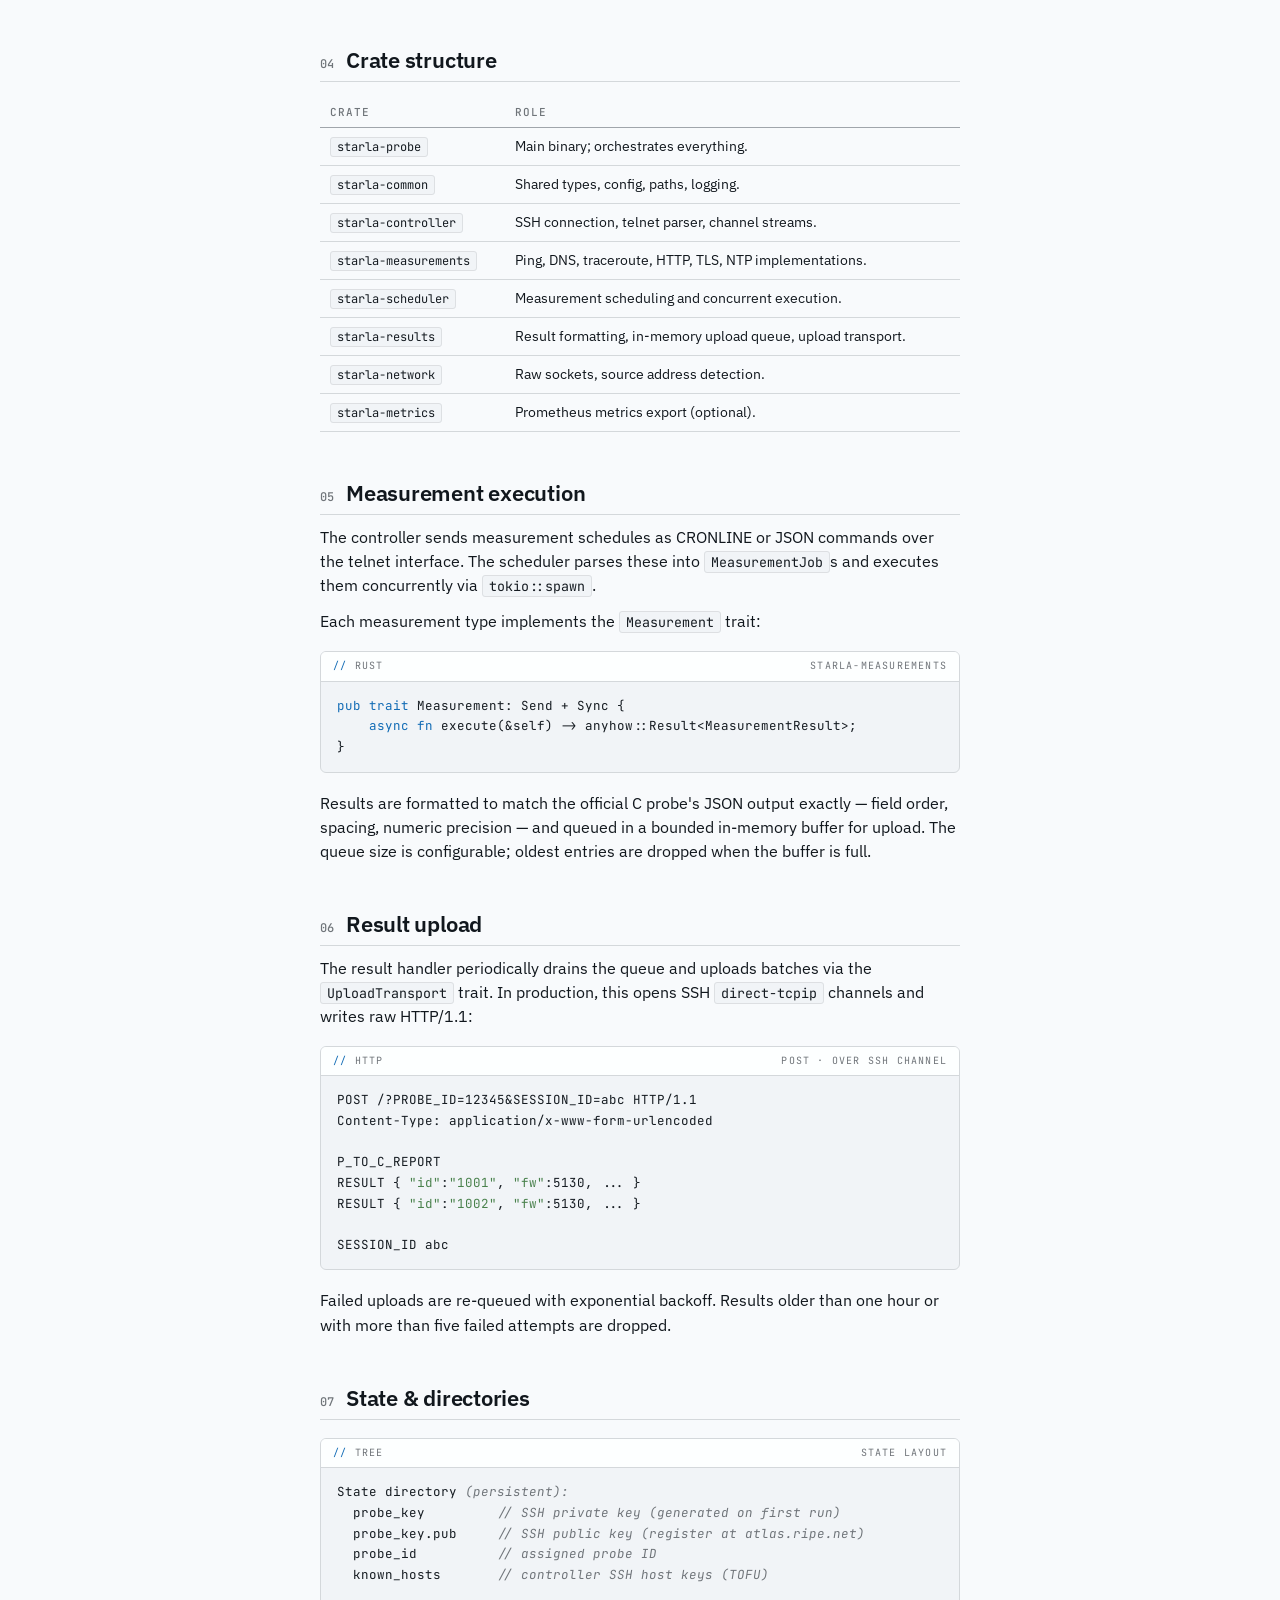
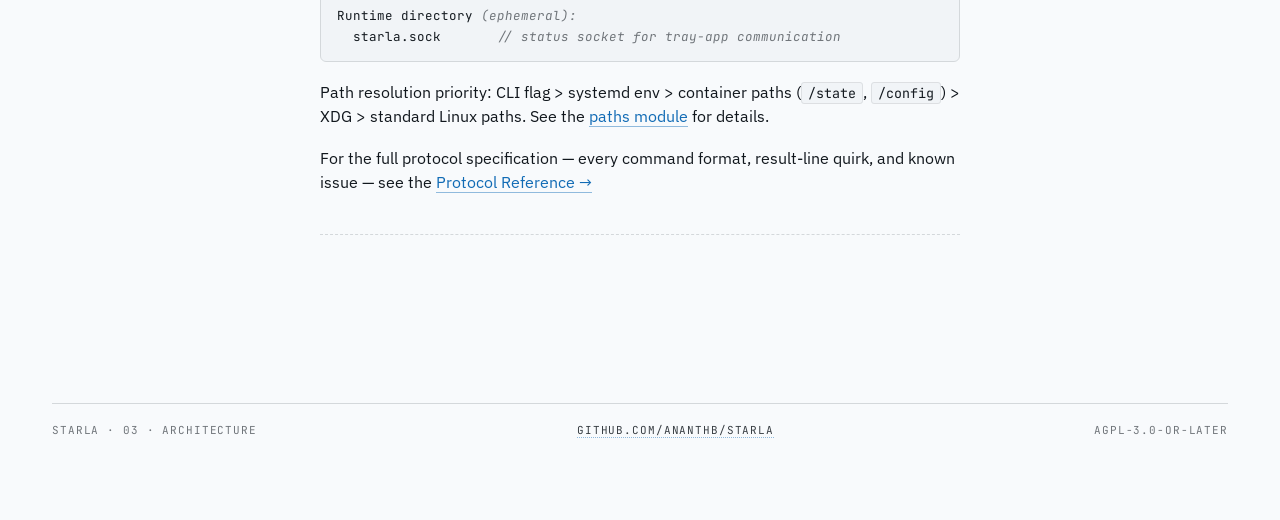
<file: doc/en/architecture.html>
<!DOCTYPE html>
<html lang="en">
<head>
<meta charset="utf-8">
<meta name="viewport" content="width=device-width, initial-scale=1">
<title>Architecture — starla</title>
<link rel="icon" type="image/png" href="../logo.png">
<link rel="stylesheet" href="../style.css">
<script>
  (function(){
    try {
      var t = localStorage.getItem('starla-theme');
      if (t === 'dark' || t === 'light') document.documentElement.setAttribute('data-theme', t);
    } catch(e) {}
  })();
</script>
</head>
<body>
<div class="shell">

  <header class="mast">
    <a class="brand" href="index.html">
      <img src="../logo.png" alt="">
      <span class="word">starla</span>
    </a>
    <div class="meta">
      <span id="mastVersion">v0.3.1</span>
      <span>AGPL-3.0</span>
      <span>rust 2024</span>
      <button class="theme-toggle" type="button" id="themeToggle" aria-label="Toggle theme"><span class="glyph" aria-hidden="true">◐</span><span class="theme-label">auto</span></button>
    </div>
  </header>

  <aside class="rail-l">
    <div class="rail-label">Pages</div>
    <ul class="toc">
      <li><span class="num">01</span><a href="index.html">Overview</a></li>
      <li><span class="num">02</span><a href="install.html">Install &amp; run</a></li>
      <li><span class="num">03</span><a class="current" href="architecture.html">Architecture</a></li>
      <li><span class="num">04</span><a href="protocol.html">Protocol</a></li>
      <li><span class="num">05</span><a href="verify.html">Verify</a></li>
      <li><span class="num">06</span><a href="../api/starla_common/index.html">API docs</a></li>
      <li><span class="num">↗</span><a href="https://github.com/ananthb/starla">Source</a></li>
    </ul>

    <div class="rail-label" style="margin-top:32px">On this page</div>
    <ul class="toc">
      <li><a href="#overview">Overview</a></li>
      <li><a href="#flow">Connection flow</a></li>
      <li><a href="#ports">No local ports</a></li>
      <li><a href="#crates">Crate structure</a></li>
      <li><a href="#exec">Execution</a></li>
      <li><a href="#upload">Result upload</a></li>
      <li><a href="#state">State &amp; dirs</a></li>
    </ul>
  </aside>

  <main class="content">

    <p class="crumb"><a href="index.html">← starla</a> <span>·</span> 03</p>
    <p class="eyebrow">03 · architecture</p>
    <h1 class="display">Architecture.</h1>
    <p class="lede">
      How starla connects to the RIPE&nbsp;Atlas controller infrastructure, where the
      data flows, and which Rust crate owns which slice of the pipeline.
    </p>

    <section id="overview">
      <h2 class="section"><span class="num">01</span>Overview</h2>
      <p>One probe, one outbound SSH connection, one in-memory queue, one upload channel per batch.</p>

      <div class="ascii">RIPE Atlas Infrastructure                          starla Probe
========================                          ============

 Registration Server                    +---------------------------------+
 (reg-05/reg-06.prod:443)               |                                 |
       |                                |  +----------+    +-----------+  |
       | 1. SSH INIT                    |  | Telnet   |    | Scheduler |  |
       |    (get controller)            |  | Parser   |--->| (tokio)   |  |
       v                                |  +----^-----+    +-----+-----+  |
                                        |       |                |        |
 Controller                             |       |          +-----v-----+  |
 (ctr-*.atlas:443)                      |       |          | Measure-  |  |
       |                                |       |          | ments     |  |
       | 2. SSH INIT                    |       |          | ping,dns, |  |
       |    (get session)               |       |          | trace,... |  |
       |                                |       |          +-----+-----+  |
       | 3. SSH KEEP                    |       |                |        |
       |    (long-lived)                |       |          +-----v-----+  |
       |                                |       |          | Result    |  |
       +--[ reverse tunnel ]------------|-------+          | Queue     |  |
       |   forwarded-tcpip              |                  | in memory |  |
       |   (measurement commands)       |                  +-----+-----+  |
       |                                |                        |        |
       +--[ direct-tcpip ]&lt;-------------|------------------------+        |
          channel per upload            |   HTTP POST over SSH channel    |
          (result uploads)              |                                 |
                                        +---------------------------------+</div>
    </section>

    <section id="flow">
      <h2 class="section"><span class="num">02</span>Connection flow</h2>

      <ol>
        <li><strong>Registration.</strong> starla SSHes to a registration server (e.g. <code>reg-05.prod.atlas.ripe.net:443</code>), runs <code>INIT</code> with probe identity on stdin, and receives a controller assignment.</li>
        <li><strong>Controller INIT.</strong> Connects to the assigned controller via SSH, sends another <code>INIT</code> (no stdin), and receives a <code>SESSION_ID</code> + <code>REMOTE_PORT</code>.</li>
        <li><strong>KEEP session.</strong> Opens a long-lived SSH connection running the <code>KEEP</code> command. This connection carries both measurement commands (inbound) and result uploads (outbound).</li>
      </ol>
    </section>

    <section id="ports">
      <h2 class="section"><span class="num">03</span>No local ports</h2>
      <p>All communication flows through the SSH tunnel; starla binds no local TCP ports.</p>

      <ul>
        <li><strong>Measurement commands</strong> arrive via SSH reverse tunnel (<code>forwarded-tcpip</code>). The SSH handler pipes them straight to the telnet command parser through an in-process <code>DuplexStream</code> bridge.</li>
        <li><strong>Result uploads</strong> go out via SSH <code>direct-tcpip</code> channels. Each upload opens a fresh channel to <code>127.0.0.1:8080</code> on the controller side and writes a raw HTTP/1.1 <code>POST</code> with the measurement results.</li>
      </ul>

      <p class="spec">One outbound socket. No listeners. No exposed surface.</p>
    </section>

    <section id="crates">
      <h2 class="section"><span class="num">04</span>Crate structure</h2>

      <table>
        <thead><tr><th>Crate</th><th>Role</th></tr></thead>
        <tbody>
          <tr><td><code>starla-probe</code></td><td>Main binary; orchestrates everything.</td></tr>
          <tr><td><code>starla-common</code></td><td>Shared types, config, paths, logging.</td></tr>
          <tr><td><code>starla-controller</code></td><td>SSH connection, telnet parser, channel streams.</td></tr>
          <tr><td><code>starla-measurements</code></td><td>Ping, DNS, traceroute, HTTP, TLS, NTP implementations.</td></tr>
          <tr><td><code>starla-scheduler</code></td><td>Measurement scheduling and concurrent execution.</td></tr>
          <tr><td><code>starla-results</code></td><td>Result formatting, in-memory upload queue, upload transport.</td></tr>
          <tr><td><code>starla-network</code></td><td>Raw sockets, source address detection.</td></tr>
          <tr><td><code>starla-metrics</code></td><td>Prometheus metrics export (optional).</td></tr>
        </tbody>
      </table>
    </section>

    <section id="exec">
      <h2 class="section"><span class="num">05</span>Measurement execution</h2>
      <p>The controller sends measurement schedules as CRONLINE or JSON commands over the telnet interface. The scheduler parses these into <code>MeasurementJob</code>s and executes them concurrently via <code>tokio::spawn</code>.</p>

      <p>Each measurement type implements the <code>Measurement</code> trait:</p>

      <pre><div class="pre-head"><span class="lang">rust</span><span>starla-measurements</span></div><div class="pre-body"><code><span class="k">pub trait</span> Measurement: Send + Sync {
    <span class="k">async fn</span> execute(&amp;self) -&gt; anyhow::Result&lt;MeasurementResult&gt;;
}</code></div></pre>

      <p>Results are formatted to match the official C probe's JSON output exactly — field order, spacing, numeric precision — and queued in a bounded in-memory buffer for upload. The queue size is configurable; oldest entries are dropped when the buffer is full.</p>
    </section>

    <section id="upload">
      <h2 class="section"><span class="num">06</span>Result upload</h2>
      <p>The result handler periodically drains the queue and uploads batches via the <code>UploadTransport</code> trait. In production, this opens SSH <code>direct-tcpip</code> channels and writes raw HTTP/1.1:</p>

      <pre><div class="pre-head"><span class="lang">http</span><span>POST · over SSH channel</span></div><div class="pre-body"><code>POST /?PROBE_ID=12345&amp;SESSION_ID=abc HTTP/1.1
Content-Type: application/x-www-form-urlencoded

P_TO_C_REPORT
RESULT { <span class="s">"id"</span>:<span class="s">"1001"</span>, <span class="s">"fw"</span>:5130, ... }
RESULT { <span class="s">"id"</span>:<span class="s">"1002"</span>, <span class="s">"fw"</span>:5130, ... }

SESSION_ID abc</code></div></pre>

      <p>Failed uploads are re-queued with exponential backoff. Results older than one hour or with more than five failed attempts are dropped.</p>
    </section>

    <section id="state">
      <h2 class="section"><span class="num">07</span>State &amp; directories</h2>

      <pre><div class="pre-head"><span class="lang">tree</span><span>state layout</span></div><div class="pre-body"><code>State directory <span class="c">(persistent):</span>
  probe_key         <span class="c">// SSH private key (generated on first run)</span>
  probe_key.pub     <span class="c">// SSH public key (register at atlas.ripe.net)</span>
  probe_id          <span class="c">// assigned probe ID</span>
  known_hosts       <span class="c">// controller SSH host keys (TOFU)</span>

Runtime directory <span class="c">(ephemeral):</span>
  starla.sock       <span class="c">// status socket for tray-app communication</span></code></div></pre>

      <p>Path resolution priority: CLI flag &gt; systemd env &gt; container paths (<code>/state</code>, <code>/config</code>) &gt; XDG &gt; standard Linux paths. See the <a href="../api/starla_common/paths/index.html">paths module</a> for details.</p>

      <p style="margin-top:18px">For the full protocol specification — every command format, result-line quirk, and known issue — see the <a href="protocol.html">Protocol Reference →</a></p>
    </section>

    <hr class="divider">

  </main>

  <aside class="rail-r">
    <div class="rail-block">
      <div class="rail-label">Wire</div>
      <dl>
        <dt>Transport</dt><dd>SSH (russh)</dd>
        <dt>Inbound</dt><dd>reverse tunnel</dd>
        <dt>Outbound</dt><dd>direct-tcpip</dd>
        <dt>Format</dt><dd>HTTP/1.1 POST</dd>
        <dt>Cadence</dt><dd>60s</dd>
      </dl>
    </div>

    <div class="rail-block">
      <div class="rail-label">Runtime</div>
      <dl>
        <dt>Async</dt><dd>tokio</dd>
        <dt>Concurrency</dt><dd>tokio::spawn</dd>
        <dt>Queue</dt><dd>in-memory · bounded</dd>
        <dt>Drop policy</dt><dd>oldest first</dd>
      </dl>
    </div>

    <div class="rail-block">
      <div class="rail-label">See also</div>
      <ul class="toc">
        <li><a href="protocol.html">Protocol Reference</a></li>
        <li><a href="../api/starla_common/index.html">API Docs</a></li>
      </ul>
    </div>
  </aside>

  <footer>
    <span>starla · 03 · architecture</span>
    <span><a href="https://github.com/ananthb/starla">github.com/ananthb/starla</a></span>
    <span>AGPL-3.0-or-later</span>
  </footer>

</div>

<script>
  (function(){
    var btn = document.getElementById('themeToggle');
    if (!btn) return;
    var glyph = btn.querySelector('.glyph');
    var label = btn.querySelector('.theme-label');
    var states = ['auto','light','dark'];
    var glyphs = { auto: '◐', light: '☀', dark: '☾' };
    function current() {
      var t = document.documentElement.getAttribute('data-theme');
      return (t === 'light' || t === 'dark') ? t : 'auto';
    }
    function render(state) {
      glyph.textContent = glyphs[state];
      label.textContent = state;
    }
    render(current());
    btn.addEventListener('click', function(){
      var i = states.indexOf(current());
      var next = states[(i + 1) % states.length];
      if (next === 'auto') {
        document.documentElement.removeAttribute('data-theme');
        try { localStorage.removeItem('starla-theme'); } catch(e){}
      } else {
        document.documentElement.setAttribute('data-theme', next);
        try { localStorage.setItem('starla-theme', next); } catch(e){}
      }
      render(next);
    });
  })();
</script>

<script>
  (function(){
    var mast = document.getElementById('mastVersion');
    if (!mast) return;
    fetch('https://api.github.com/repos/ananthb/starla/releases/latest', {
      headers: { 'Accept': 'application/vnd.github+json' }
    })
      .then(function(r){ if (!r.ok) throw new Error('http ' + r.status); return r.json(); })
      .then(function(rel){ if (rel.tag_name) mast.textContent = rel.tag_name; })
      .catch(function(){});
  })();
</script>
</body>
</html>
</file>
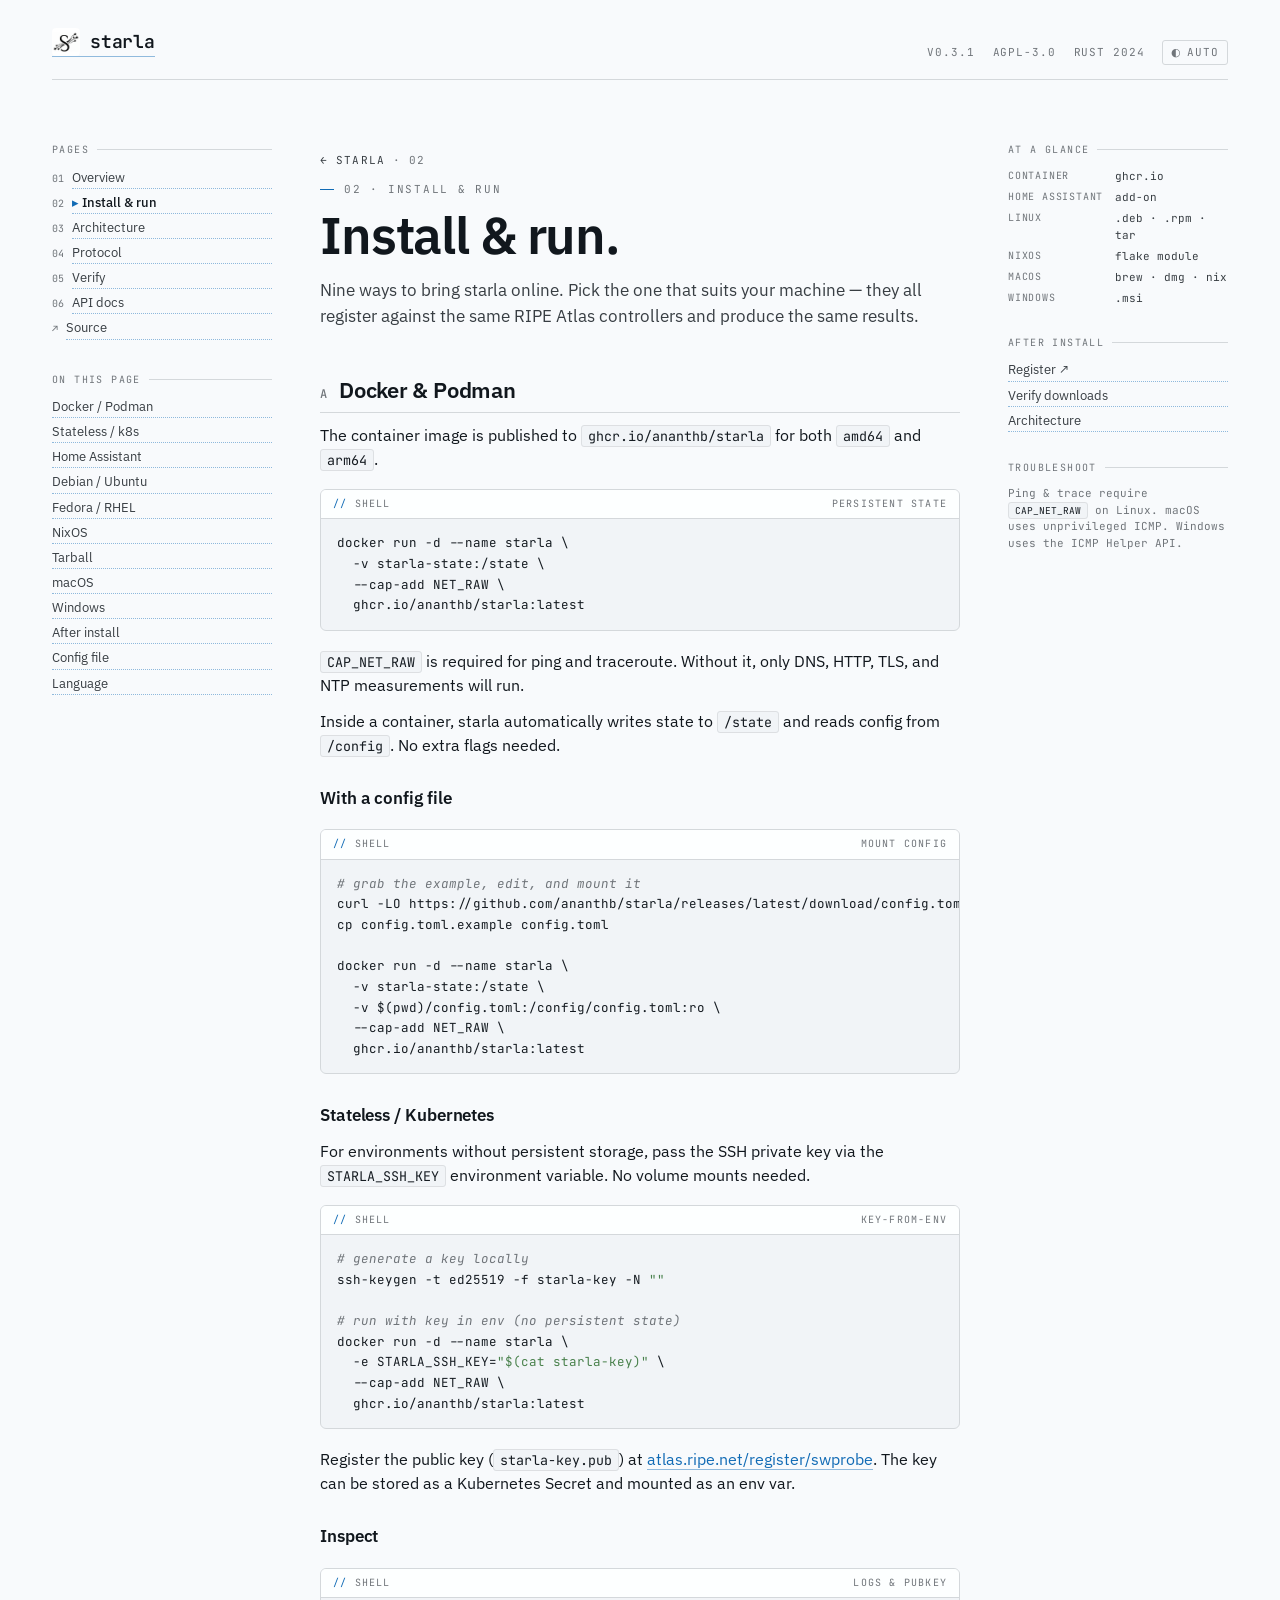
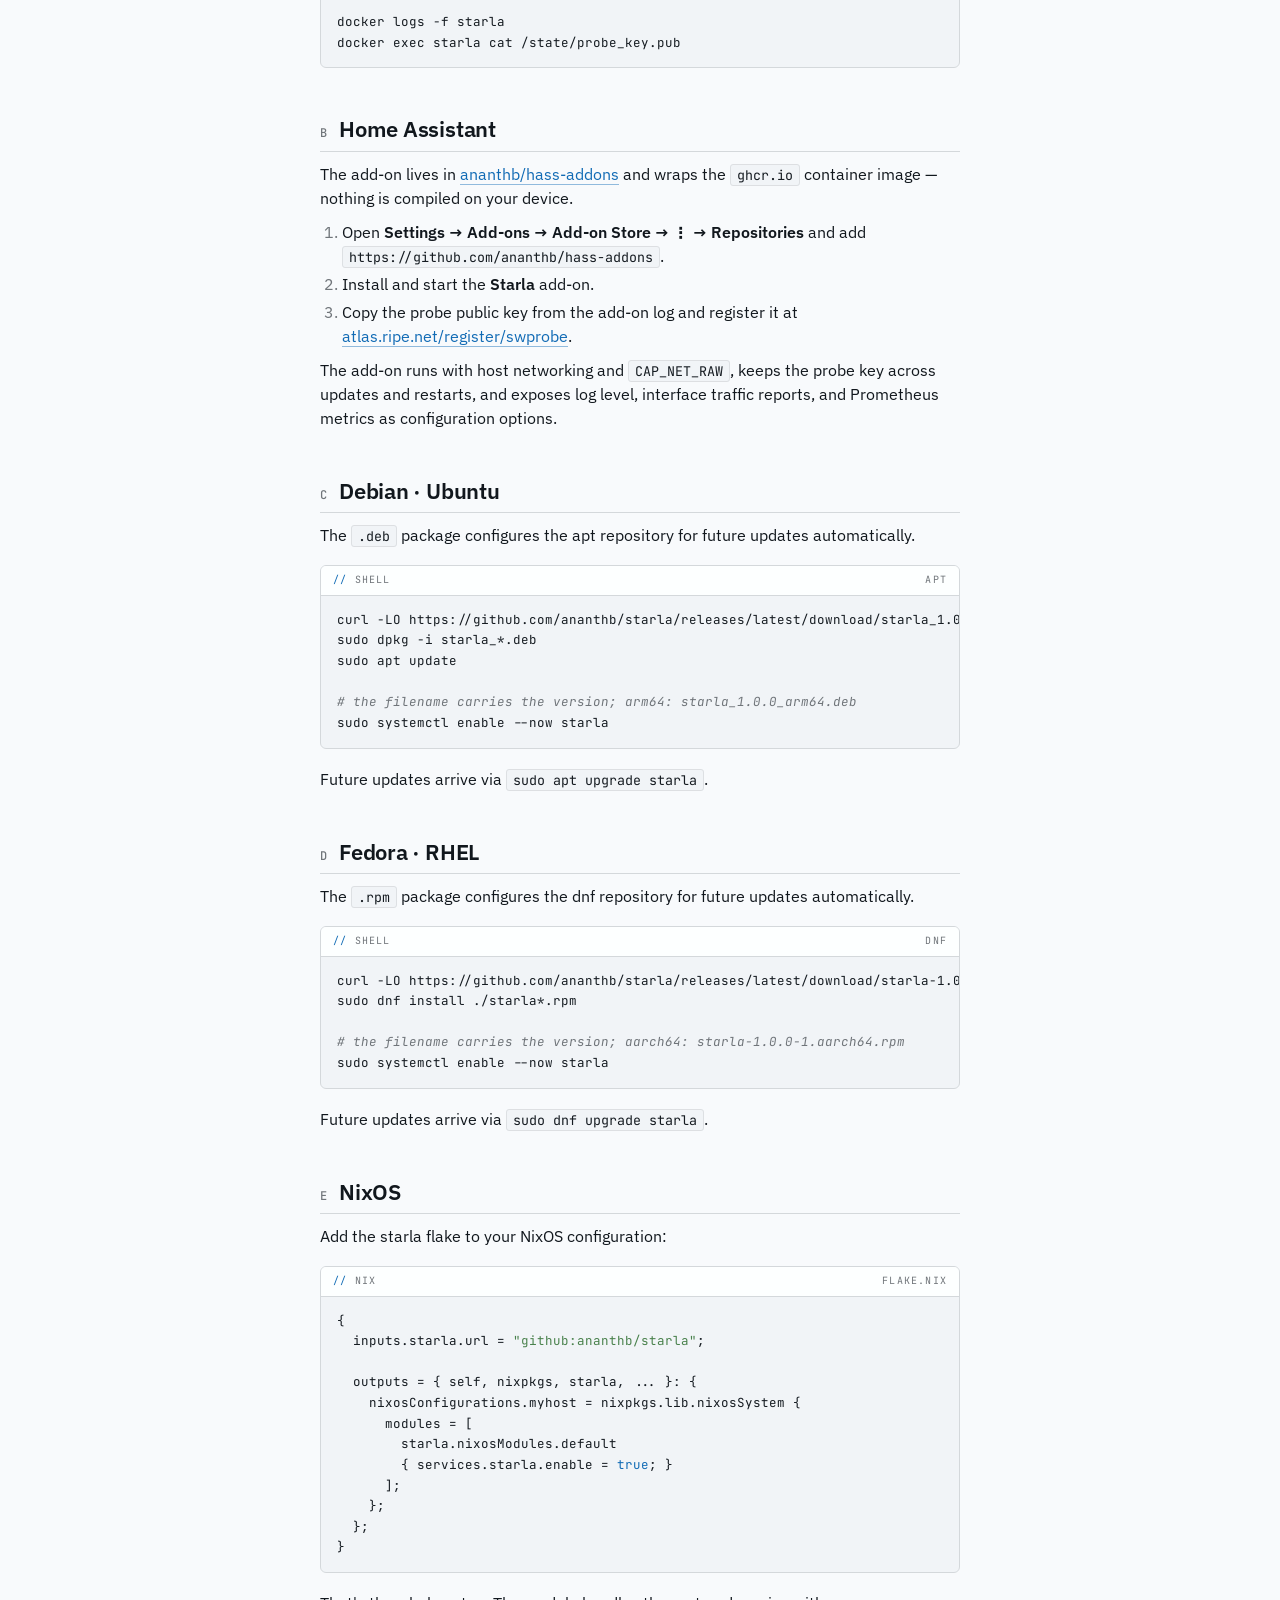
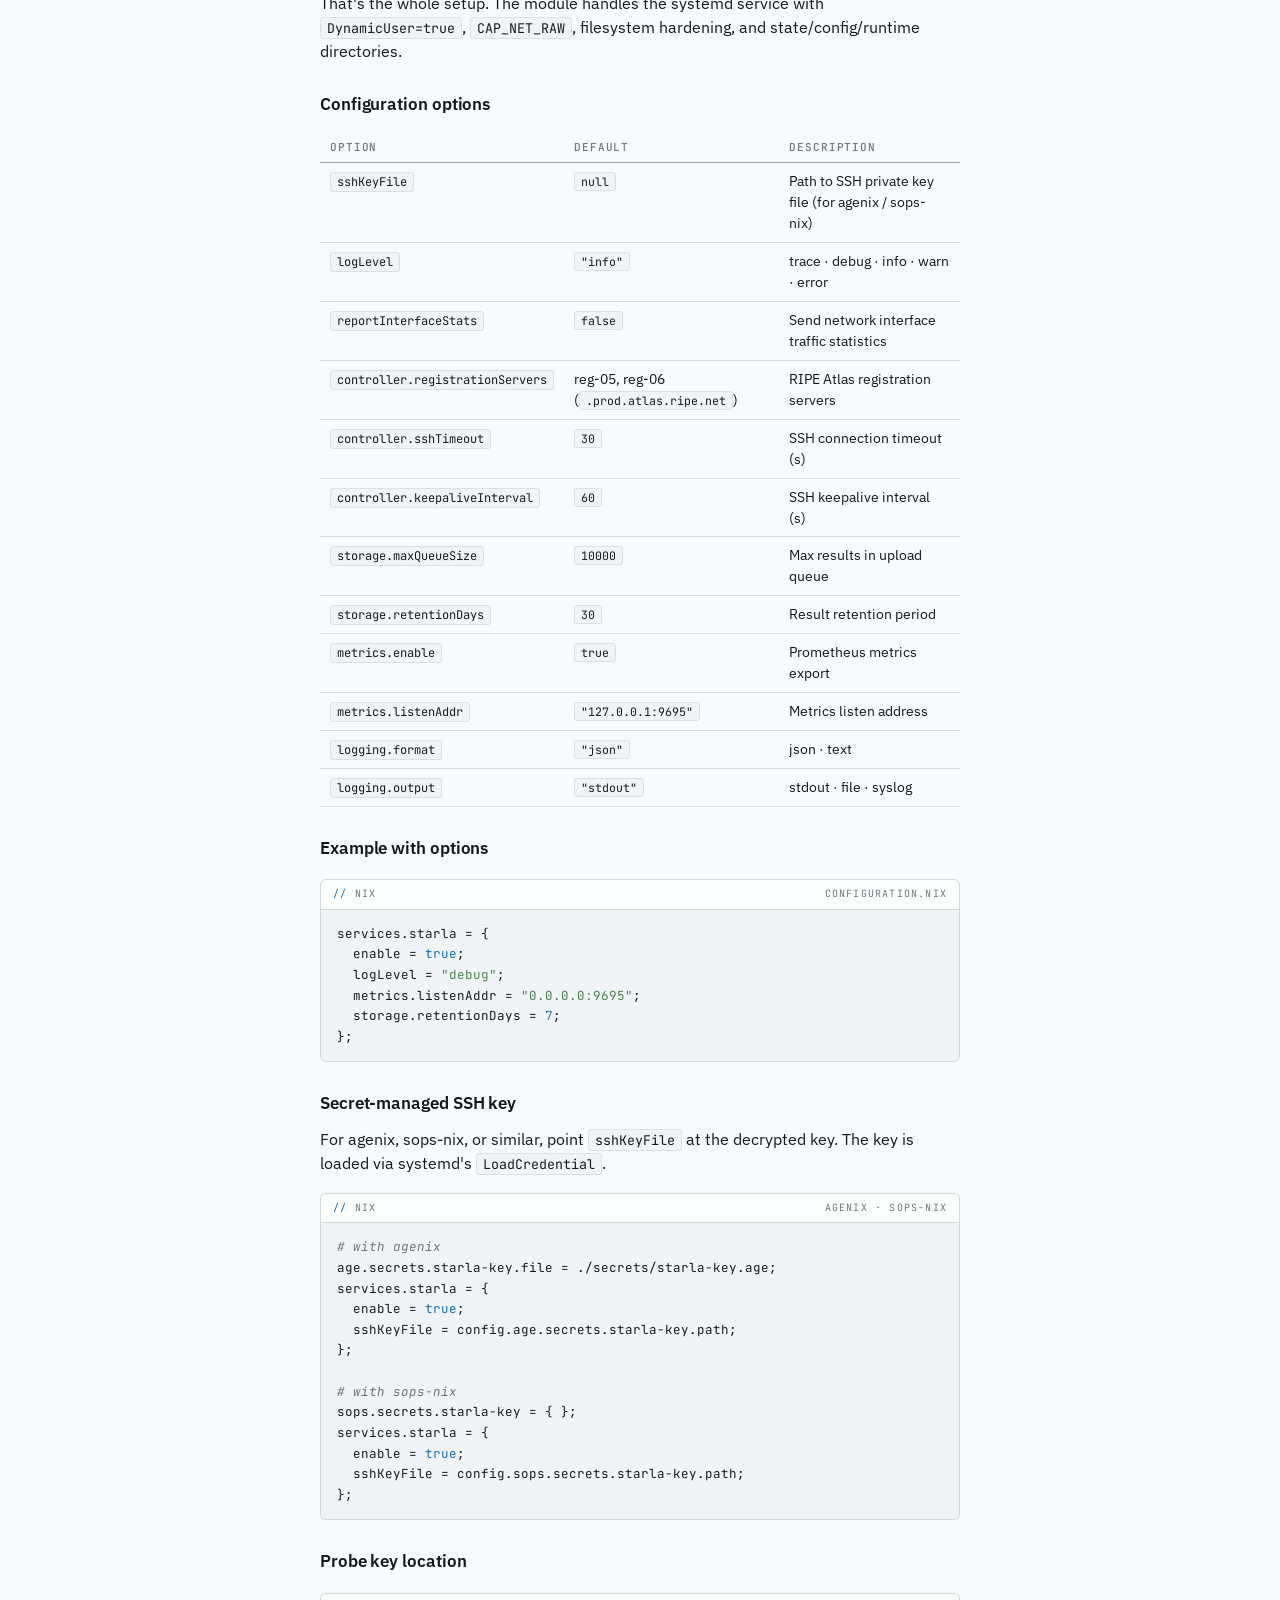
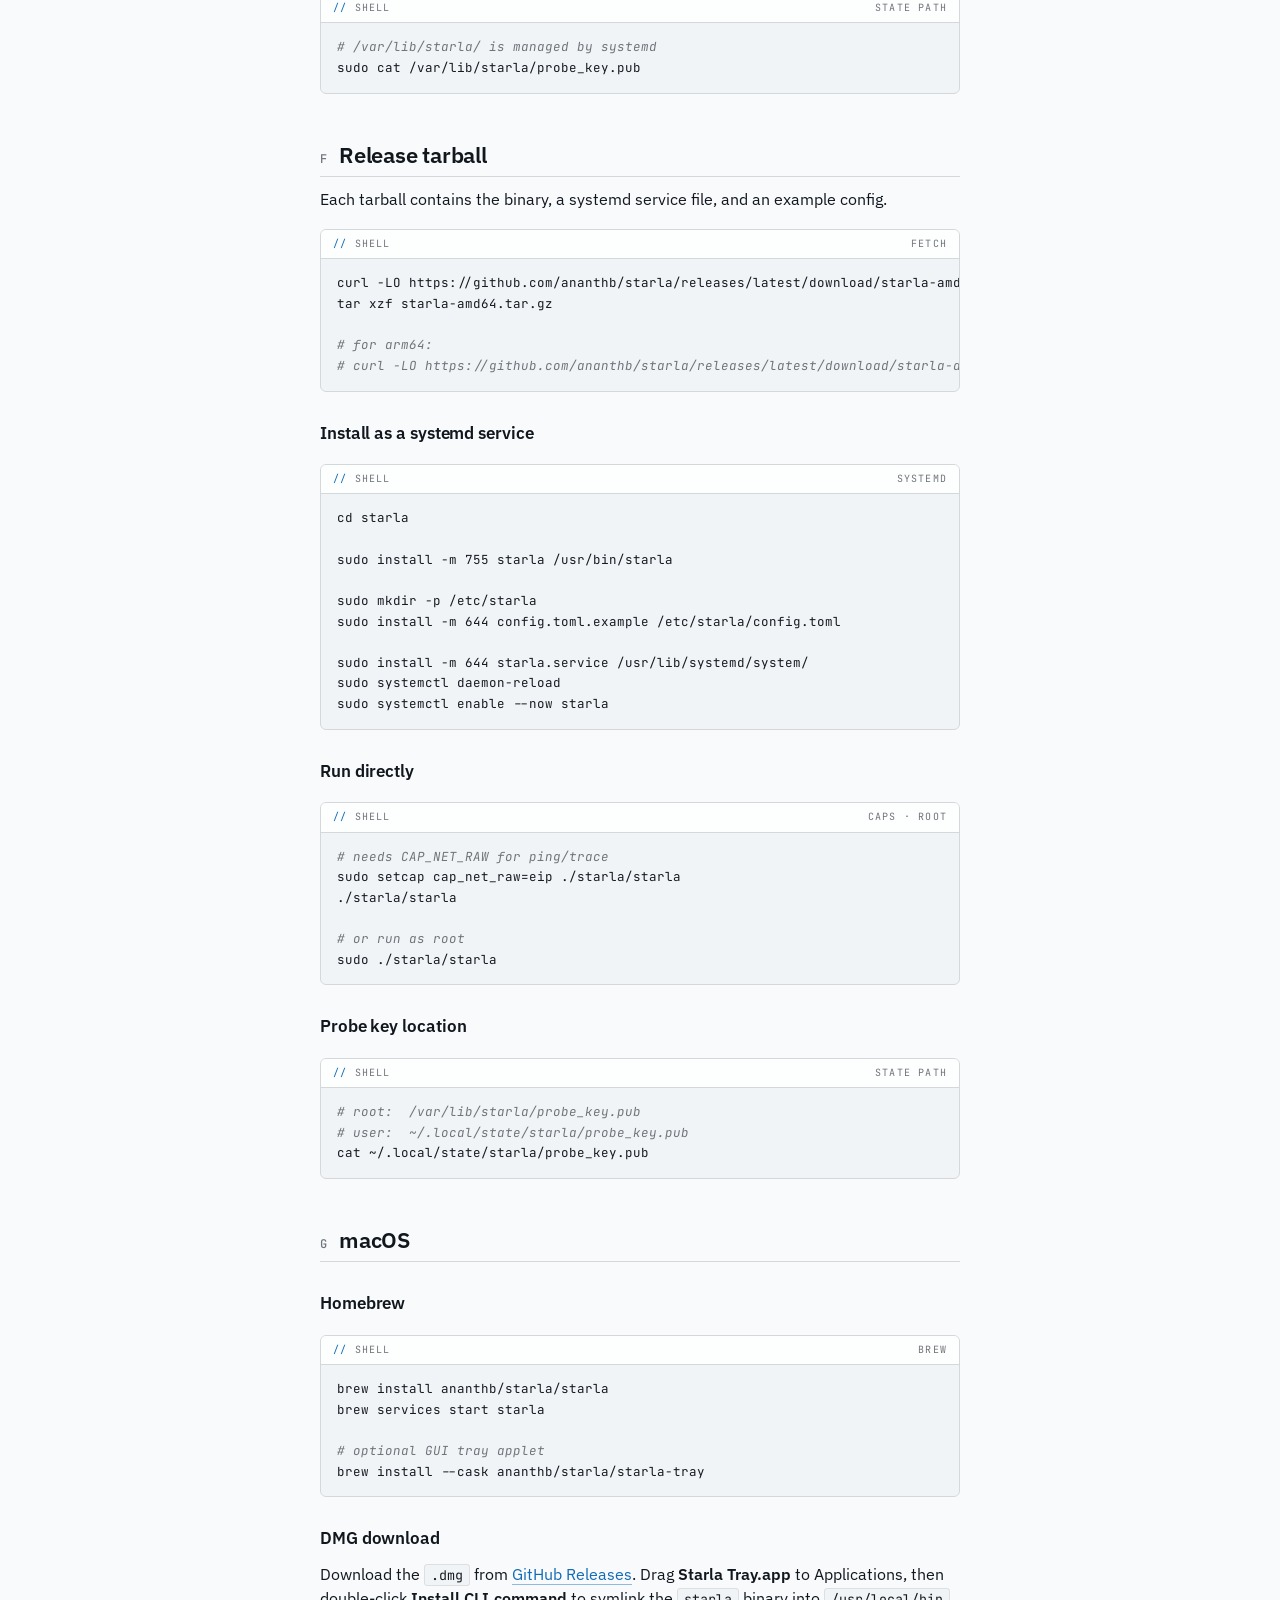
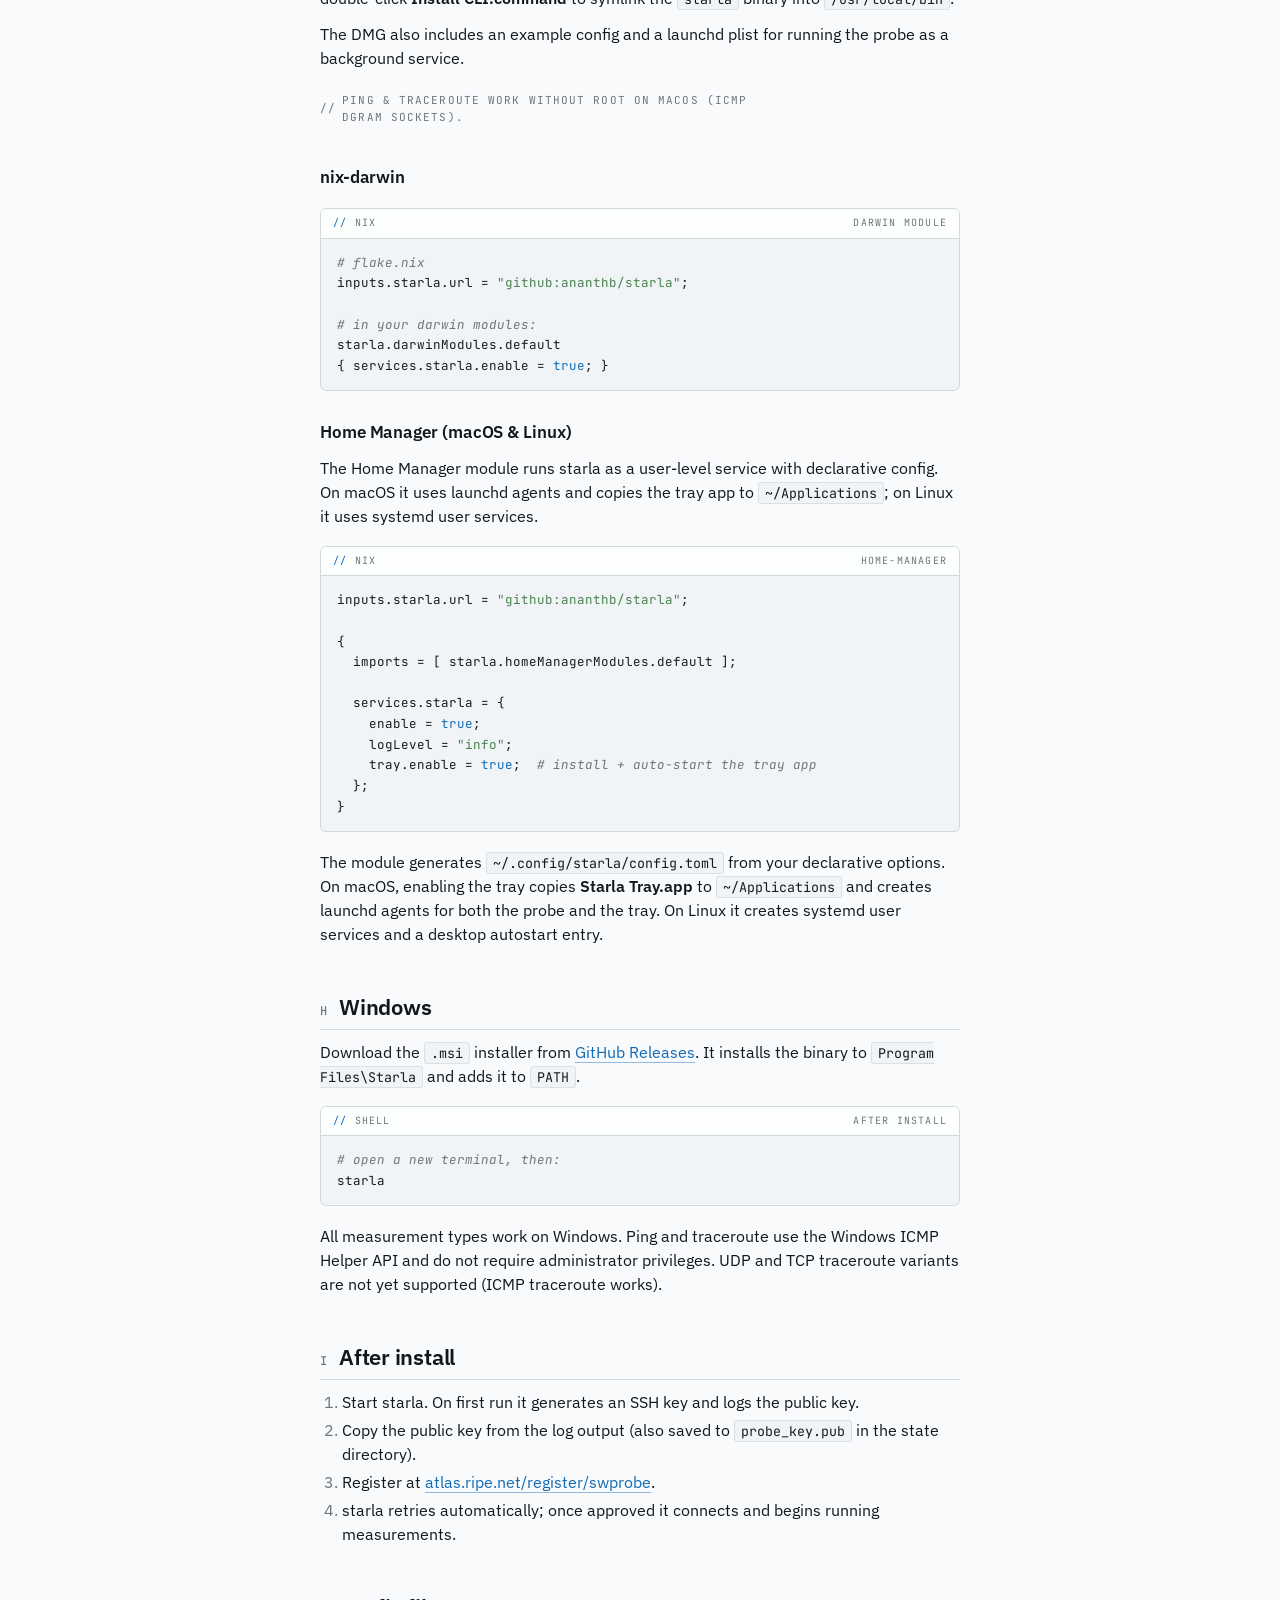
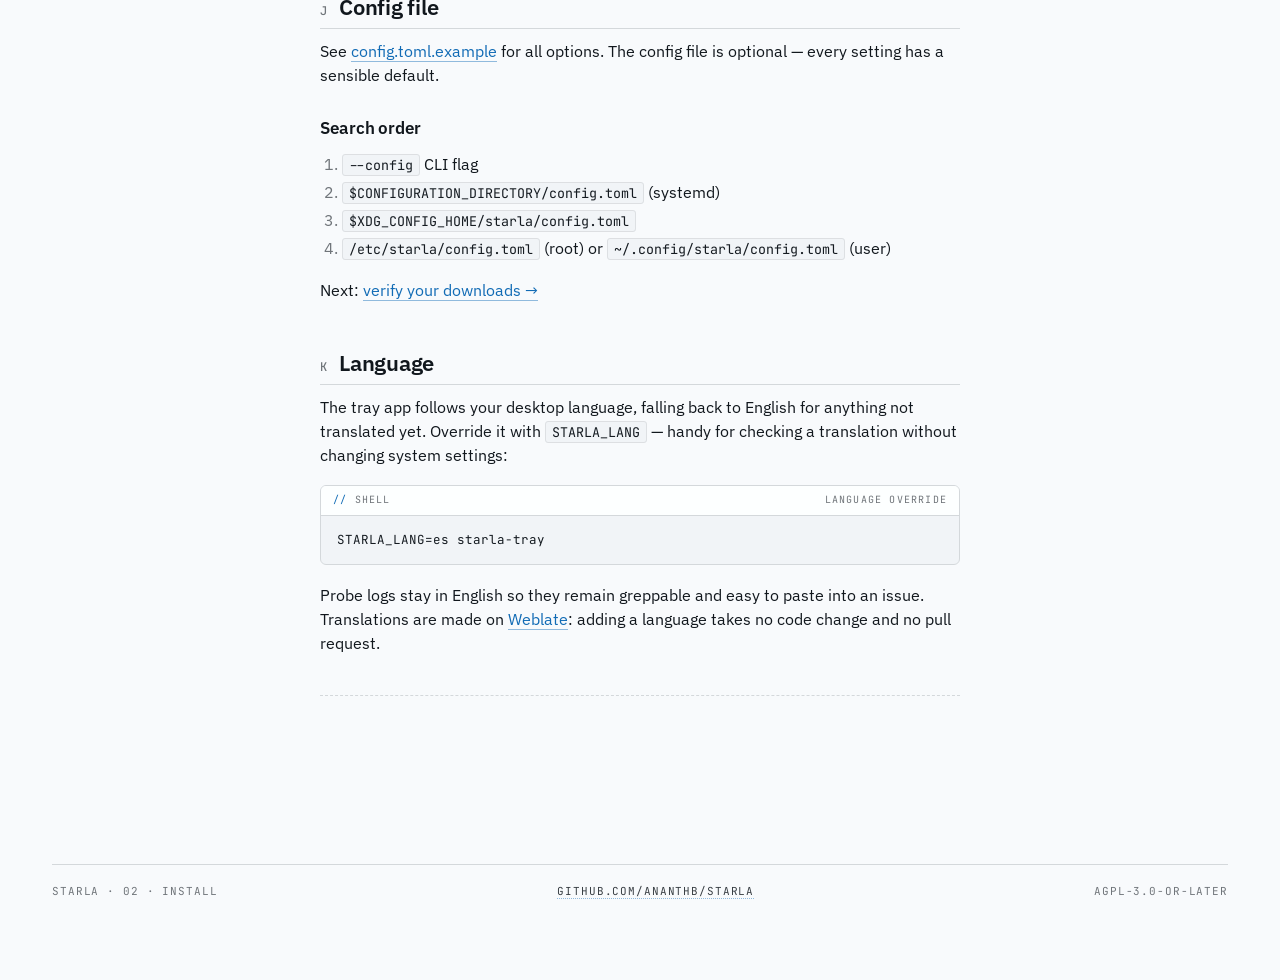
<file: doc/en/install.html>
<!DOCTYPE html>
<html lang="en">
<head>
<meta charset="utf-8">
<meta name="viewport" content="width=device-width, initial-scale=1">
<title>Install &amp; Run — starla</title>
<link rel="icon" type="image/png" href="../logo.png">
<link rel="stylesheet" href="../style.css">
<script>
  (function(){
    try {
      var t = localStorage.getItem('starla-theme');
      if (t === 'dark' || t === 'light') document.documentElement.setAttribute('data-theme', t);
    } catch(e) {}
  })();
</script>
</head>
<body>
<div class="shell">

  <header class="mast">
    <a class="brand" href="index.html">
      <img src="../logo.png" alt="">
      <span class="word">starla</span>
    </a>
    <div class="meta">
      <span id="mastVersion">v0.3.1</span>
      <span>AGPL-3.0</span>
      <span>rust 2024</span>
      <button class="theme-toggle" type="button" id="themeToggle" aria-label="Toggle theme"><span class="glyph" aria-hidden="true">◐</span><span class="theme-label">auto</span></button>
    </div>
  </header>

  <aside class="rail-l">
    <div class="rail-label">Pages</div>
    <ul class="toc">
      <li><span class="num">01</span><a href="index.html">Overview</a></li>
      <li><span class="num">02</span><a class="current" href="install.html">Install &amp; run</a></li>
      <li><span class="num">03</span><a href="architecture.html">Architecture</a></li>
      <li><span class="num">04</span><a href="protocol.html">Protocol</a></li>
      <li><span class="num">05</span><a href="verify.html">Verify</a></li>
      <li><span class="num">06</span><a href="../api/starla_common/index.html">API docs</a></li>
      <li><span class="num">↗</span><a href="https://github.com/ananthb/starla">Source</a></li>
    </ul>

    <div class="rail-label" style="margin-top:32px">On this page</div>
    <ul class="toc">
      <li><a href="#docker">Docker / Podman</a></li>
      <li><a href="#k8s">Stateless / k8s</a></li>
      <li><a href="#ha">Home Assistant</a></li>
      <li><a href="#deb">Debian / Ubuntu</a></li>
      <li><a href="#rpm">Fedora / RHEL</a></li>
      <li><a href="#nixos">NixOS</a></li>
      <li><a href="#tar">Tarball</a></li>
      <li><a href="#mac">macOS</a></li>
      <li><a href="#win">Windows</a></li>
      <li><a href="#after">After install</a></li>
      <li><a href="#config">Config file</a></li>
      <li><a href="#language">Language</a></li>
    </ul>
  </aside>

  <main class="content">

    <p class="crumb"><a href="index.html">← starla</a> <span>·</span> 02</p>
    <p class="eyebrow">02 · install &amp; run</p>
    <h1 class="display">Install &amp; run.</h1>
    <p class="lede">
      Nine ways to bring starla online. Pick the one that suits your machine — they all
      register against the same RIPE&nbsp;Atlas controllers and produce the same results.
    </p>

    <section id="docker">
      <h2 class="section"><span class="num">A</span>Docker &amp; Podman</h2>
      <p>The container image is published to <code>ghcr.io/ananthb/starla</code> for both <code>amd64</code> and <code>arm64</code>.</p>

      <pre><div class="pre-head"><span class="lang">shell</span><span>persistent state</span></div><div class="pre-body"><code>docker run -d --name starla \
  -v starla-state:/state \
  --cap-add NET_RAW \
  ghcr.io/ananthb/starla:latest</code></div></pre>

      <p><code>CAP_NET_RAW</code> is required for ping and traceroute. Without it, only DNS, HTTP, TLS, and NTP measurements will run.</p>
      <p>Inside a container, starla automatically writes state to <code>/state</code> and reads config from <code>/config</code>. No extra flags needed.</p>

      <h3>With a config file</h3>
      <pre><div class="pre-head"><span class="lang">shell</span><span>mount config</span></div><div class="pre-body"><code><span class="c"># grab the example, edit, and mount it</span>
curl -LO https://github.com/ananthb/starla/releases/latest/download/config.toml.example
cp config.toml.example config.toml

docker run -d --name starla \
  -v starla-state:/state \
  -v $(pwd)/config.toml:/config/config.toml:ro \
  --cap-add NET_RAW \
  ghcr.io/ananthb/starla:latest</code></div></pre>

      <h3 id="k8s">Stateless / Kubernetes</h3>
      <p>For environments without persistent storage, pass the SSH private key via the <code>STARLA_SSH_KEY</code> environment variable. No volume mounts needed.</p>

      <pre><div class="pre-head"><span class="lang">shell</span><span>key-from-env</span></div><div class="pre-body"><code><span class="c"># generate a key locally</span>
ssh-keygen -t ed25519 -f starla-key -N <span class="s">""</span>

<span class="c"># run with key in env (no persistent state)</span>
docker run -d --name starla \
  -e STARLA_SSH_KEY=<span class="s">"$(cat starla-key)"</span> \
  --cap-add NET_RAW \
  ghcr.io/ananthb/starla:latest</code></div></pre>

      <p>Register the public key (<code>starla-key.pub</code>) at <a href="https://atlas.ripe.net/register/swprobe/">atlas.ripe.net/register/swprobe</a>. The key can be stored as a Kubernetes Secret and mounted as an env var.</p>

      <h3>Inspect</h3>
      <pre><div class="pre-head"><span class="lang">shell</span><span>logs &amp; pubkey</span></div><div class="pre-body"><code>docker logs -f starla
docker exec starla cat /state/probe_key.pub</code></div></pre>
    </section>

    <section id="ha">
      <h2 class="section"><span class="num">B</span>Home Assistant</h2>
      <p>The add-on lives in <a href="https://github.com/ananthb/hass-addons">ananthb/hass-addons</a> and wraps the <code>ghcr.io</code> container image &mdash; nothing is compiled on your device.</p>

      <ol>
        <li>Open <strong>Settings &rarr; Add-ons &rarr; Add-on Store &rarr; &vellip; &rarr; Repositories</strong> and add <code>https://github.com/ananthb/hass-addons</code>.</li>
        <li>Install and start the <strong>Starla</strong> add-on.</li>
        <li>Copy the probe public key from the add-on log and register it at <a href="https://atlas.ripe.net/register/swprobe/">atlas.ripe.net/register/swprobe</a>.</li>
      </ol>

      <p>The add-on runs with host networking and <code>CAP_NET_RAW</code>, keeps the probe key across updates and restarts, and exposes log level, interface traffic reports, and Prometheus metrics as configuration options.</p>
    </section>

    <section id="deb">
      <h2 class="section"><span class="num">C</span>Debian · Ubuntu</h2>
      <p>The <code>.deb</code> package configures the apt repository for future updates automatically.</p>

      <pre><div class="pre-head"><span class="lang">shell</span><span>apt</span></div><div class="pre-body"><code>curl -LO https://github.com/ananthb/starla/releases/latest/download/starla_1.0.0_amd64.deb
sudo dpkg -i starla_*.deb
sudo apt update

<span class="c"># the filename carries the version; arm64: starla_1.0.0_arm64.deb</span>
sudo systemctl enable --now starla</code></div></pre>

      <p>Future updates arrive via <code>sudo apt upgrade starla</code>.</p>
    </section>

    <section id="rpm">
      <h2 class="section"><span class="num">D</span>Fedora · RHEL</h2>
      <p>The <code>.rpm</code> package configures the dnf repository for future updates automatically.</p>

      <pre><div class="pre-head"><span class="lang">shell</span><span>dnf</span></div><div class="pre-body"><code>curl -LO https://github.com/ananthb/starla/releases/latest/download/starla-1.0.0-1.x86_64.rpm
sudo dnf install ./starla*.rpm

<span class="c"># the filename carries the version; aarch64: starla-1.0.0-1.aarch64.rpm</span>
sudo systemctl enable --now starla</code></div></pre>

      <p>Future updates arrive via <code>sudo dnf upgrade starla</code>.</p>
    </section>

    <section id="nixos">
      <h2 class="section"><span class="num">E</span>NixOS</h2>
      <p>Add the starla flake to your NixOS configuration:</p>

      <pre><div class="pre-head"><span class="lang">nix</span><span>flake.nix</span></div><div class="pre-body"><code>{
  inputs.starla.url = <span class="s">"github:ananthb/starla"</span>;

  outputs = { self, nixpkgs, starla, ... }: {
    nixosConfigurations.myhost = nixpkgs.lib.nixosSystem {
      modules = [
        starla.nixosModules.default
        { services.starla.enable = <span class="k">true</span>; }
      ];
    };
  };
}</code></div></pre>

      <p>That's the whole setup. The module handles the systemd service with <code>DynamicUser=true</code>, <code>CAP_NET_RAW</code>, filesystem hardening, and state/config/runtime directories.</p>

      <h3>Configuration options</h3>

      <table>
        <thead><tr><th>Option</th><th>Default</th><th>Description</th></tr></thead>
        <tbody>
          <tr><td><code>sshKeyFile</code></td><td><code>null</code></td><td>Path to SSH private key file (for agenix / sops-nix)</td></tr>
          <tr><td><code>logLevel</code></td><td><code>"info"</code></td><td>trace · debug · info · warn · error</td></tr>
          <tr><td><code>reportInterfaceStats</code></td><td><code>false</code></td><td>Send network interface traffic statistics</td></tr>
          <tr><td><code>controller.registrationServers</code></td><td>reg-05, reg-06 (<code>.prod.atlas.ripe.net</code>)</td><td>RIPE Atlas registration servers</td></tr>
          <tr><td><code>controller.sshTimeout</code></td><td><code>30</code></td><td>SSH connection timeout (s)</td></tr>
          <tr><td><code>controller.keepaliveInterval</code></td><td><code>60</code></td><td>SSH keepalive interval (s)</td></tr>
          <tr><td><code>storage.maxQueueSize</code></td><td><code>10000</code></td><td>Max results in upload queue</td></tr>
          <tr><td><code>storage.retentionDays</code></td><td><code>30</code></td><td>Result retention period</td></tr>
          <tr><td><code>metrics.enable</code></td><td><code>true</code></td><td>Prometheus metrics export</td></tr>
          <tr><td><code>metrics.listenAddr</code></td><td><code>"127.0.0.1:9695"</code></td><td>Metrics listen address</td></tr>
          <tr><td><code>logging.format</code></td><td><code>"json"</code></td><td>json · text</td></tr>
          <tr><td><code>logging.output</code></td><td><code>"stdout"</code></td><td>stdout · file · syslog</td></tr>
        </tbody>
      </table>

      <h3>Example with options</h3>
      <pre><div class="pre-head"><span class="lang">nix</span><span>configuration.nix</span></div><div class="pre-body"><code>services.starla = {
  enable = <span class="k">true</span>;
  logLevel = <span class="s">"debug"</span>;
  metrics.listenAddr = <span class="s">"0.0.0.0:9695"</span>;
  storage.retentionDays = <span class="n">7</span>;
};</code></div></pre>

      <h3>Secret-managed SSH key</h3>
      <p>For agenix, sops-nix, or similar, point <code>sshKeyFile</code> at the decrypted key. The key is loaded via systemd's <code>LoadCredential</code>.</p>

      <pre><div class="pre-head"><span class="lang">nix</span><span>agenix · sops-nix</span></div><div class="pre-body"><code><span class="c"># with agenix</span>
age.secrets.starla-key.file = ./secrets/starla-key.age;
services.starla = {
  enable = <span class="k">true</span>;
  sshKeyFile = config.age.secrets.starla-key.path;
};

<span class="c"># with sops-nix</span>
sops.secrets.starla-key = { };
services.starla = {
  enable = <span class="k">true</span>;
  sshKeyFile = config.sops.secrets.starla-key.path;
};</code></div></pre>

      <h3>Probe key location</h3>
      <pre><div class="pre-head"><span class="lang">shell</span><span>state path</span></div><div class="pre-body"><code><span class="c"># /var/lib/starla/ is managed by systemd</span>
sudo cat /var/lib/starla/probe_key.pub</code></div></pre>
    </section>

    <section id="tar">
      <h2 class="section"><span class="num">F</span>Release tarball</h2>
      <p>Each tarball contains the binary, a systemd service file, and an example config.</p>

      <pre><div class="pre-head"><span class="lang">shell</span><span>fetch</span></div><div class="pre-body"><code>curl -LO https://github.com/ananthb/starla/releases/latest/download/starla-amd64.tar.gz
tar xzf starla-amd64.tar.gz

<span class="c"># for arm64:</span>
<span class="c"># curl -LO https://github.com/ananthb/starla/releases/latest/download/starla-arm64.tar.gz</span></code></div></pre>

      <h3>Install as a systemd service</h3>
      <pre><div class="pre-head"><span class="lang">shell</span><span>systemd</span></div><div class="pre-body"><code>cd starla

sudo install -m 755 starla /usr/bin/starla

sudo mkdir -p /etc/starla
sudo install -m 644 config.toml.example /etc/starla/config.toml

sudo install -m 644 starla.service /usr/lib/systemd/system/
sudo systemctl daemon-reload
sudo systemctl enable --now starla</code></div></pre>

      <h3>Run directly</h3>
      <pre><div class="pre-head"><span class="lang">shell</span><span>caps · root</span></div><div class="pre-body"><code><span class="c"># needs CAP_NET_RAW for ping/trace</span>
sudo setcap cap_net_raw=eip ./starla/starla
./starla/starla

<span class="c"># or run as root</span>
sudo ./starla/starla</code></div></pre>

      <h3>Probe key location</h3>
      <pre><div class="pre-head"><span class="lang">shell</span><span>state path</span></div><div class="pre-body"><code><span class="c"># root:  /var/lib/starla/probe_key.pub</span>
<span class="c"># user:  ~/.local/state/starla/probe_key.pub</span>
cat ~/.local/state/starla/probe_key.pub</code></div></pre>
    </section>

    <section id="mac">
      <h2 class="section"><span class="num">G</span>macOS</h2>

      <h3>Homebrew</h3>
      <pre><div class="pre-head"><span class="lang">shell</span><span>brew</span></div><div class="pre-body"><code>brew install ananthb/starla/starla
brew services start starla

<span class="c"># optional GUI tray applet</span>
brew install --cask ananthb/starla/starla-tray</code></div></pre>

      <h3>DMG download</h3>
      <p>
        Download the <code>.dmg</code> from <a href="https://github.com/ananthb/starla/releases">GitHub Releases</a>.
        Drag <strong>Starla Tray.app</strong> to Applications, then double-click
        <strong>Install CLI.command</strong> to symlink the <code>starla</code> binary into <code>/usr/local/bin</code>.
      </p>

      <p>The DMG also includes an example config and a launchd plist for running the probe as a background service.</p>

      <p class="note-inline">Ping &amp; traceroute work without root on macOS (ICMP DGRAM sockets).</p>

      <h3>nix-darwin</h3>
      <pre><div class="pre-head"><span class="lang">nix</span><span>darwin module</span></div><div class="pre-body"><code><span class="c"># flake.nix</span>
inputs.starla.url = <span class="s">"github:ananthb/starla"</span>;

<span class="c"># in your darwin modules:</span>
starla.darwinModules.default
{ services.starla.enable = <span class="k">true</span>; }</code></div></pre>

      <h3>Home Manager (macOS &amp; Linux)</h3>
      <p>The Home Manager module runs starla as a user-level service with declarative config. On macOS it uses launchd agents and copies the tray app to <code>~/Applications</code>; on Linux it uses systemd user services.</p>

      <pre><div class="pre-head"><span class="lang">nix</span><span>home-manager</span></div><div class="pre-body"><code>inputs.starla.url = <span class="s">"github:ananthb/starla"</span>;

{
  imports = [ starla.homeManagerModules.default ];

  services.starla = {
    enable = <span class="k">true</span>;
    logLevel = <span class="s">"info"</span>;
    tray.enable = <span class="k">true</span>;  <span class="c"># install + auto-start the tray app</span>
  };
}</code></div></pre>

      <p>The module generates <code>~/.config/starla/config.toml</code> from your declarative options. On macOS, enabling the tray copies <strong>Starla Tray.app</strong> to <code>~/Applications</code> and creates launchd agents for both the probe and the tray. On Linux it creates systemd user services and a desktop autostart entry.</p>
    </section>

    <section id="win">
      <h2 class="section"><span class="num">H</span>Windows</h2>
      <p>Download the <code>.msi</code> installer from <a href="https://github.com/ananthb/starla/releases">GitHub Releases</a>. It installs the binary to <code>Program Files\Starla</code> and adds it to <code>PATH</code>.</p>

      <pre><div class="pre-head"><span class="lang">shell</span><span>after install</span></div><div class="pre-body"><code><span class="c"># open a new terminal, then:</span>
starla</code></div></pre>

      <p>All measurement types work on Windows. Ping and traceroute use the Windows ICMP Helper API and do not require administrator privileges. UDP and TCP traceroute variants are not yet supported (ICMP traceroute works).</p>
    </section>

    <section id="after">
      <h2 class="section"><span class="num">I</span>After install</h2>

      <ol>
        <li>Start starla. On first run it generates an SSH key and logs the public key.</li>
        <li>Copy the public key from the log output (also saved to <code>probe_key.pub</code> in the state directory).</li>
        <li>Register at <a href="https://atlas.ripe.net/register/swprobe/">atlas.ripe.net/register/swprobe</a>.</li>
        <li>starla retries automatically; once approved it connects and begins running measurements.</li>
      </ol>
    </section>

    <section id="config">
      <h2 class="section"><span class="num">J</span>Config file</h2>
      <p>
        See <a href="https://github.com/ananthb/starla/blob/main/config.toml.example">config.toml.example</a>
        for all options. The config file is optional &mdash; every setting has a sensible default.
      </p>

      <h3>Search order</h3>
      <ol>
        <li><code>--config</code> CLI flag</li>
        <li><code>$CONFIGURATION_DIRECTORY/config.toml</code> (systemd)</li>
        <li><code>$XDG_CONFIG_HOME/starla/config.toml</code></li>
        <li><code>/etc/starla/config.toml</code> (root) or <code>~/.config/starla/config.toml</code> (user)</li>
      </ol>

      <p style="margin-top: 18px">Next: <a href="verify.html">verify your downloads →</a></p>
    </section>

    <section id="language">
      <h2 class="section"><span class="num">K</span>Language</h2>
      <p>
        The tray app follows your desktop language, falling back to English for
        anything not translated yet. Override it with <code>STARLA_LANG</code> &mdash;
        handy for checking a translation without changing system settings:
      </p>
      <pre><div class="pre-head"><span class="lang">shell</span><span>language override</span></div><div class="pre-body"><code>STARLA_LANG=es starla-tray</code></div></pre>
      <p>
        Probe logs stay in English so they remain greppable and easy to paste into
        an issue. Translations are made on
        <a href="https://hosted.weblate.org/engage/starla/">Weblate</a>: adding a
        language takes no code change and no pull request.
      </p>
    </section>

    <hr class="divider">

  </main>

  <aside class="rail-r">
    <div class="rail-block">
      <div class="rail-label">At a glance</div>
      <dl>
        <dt>Container</dt><dd>ghcr.io</dd>
        <dt>Home Assistant</dt><dd>add-on</dd>
        <dt>Linux</dt><dd>.deb · .rpm · tar</dd>
        <dt>NixOS</dt><dd>flake module</dd>
        <dt>macOS</dt><dd>brew · dmg · nix</dd>
        <dt>Windows</dt><dd>.msi</dd>
      </dl>
    </div>

    <div class="rail-block">
      <div class="rail-label">After install</div>
      <ul class="toc">
        <li><a href="https://atlas.ripe.net/register/swprobe/">Register ↗</a></li>
        <li><a href="verify.html">Verify downloads</a></li>
        <li><a href="architecture.html">Architecture</a></li>
      </ul>
    </div>

    <div class="rail-block">
      <div class="rail-label">Troubleshoot</div>
      <p style="font-family: var(--mono); font-size: 11px; color: var(--ink-mute); line-height: 1.5;">
        Ping &amp; trace require <code>CAP_NET_RAW</code> on Linux. macOS uses unprivileged ICMP. Windows uses the ICMP Helper API.
      </p>
    </div>
  </aside>

  <footer>
    <span>starla · 02 · install</span>
    <span><a href="https://github.com/ananthb/starla">github.com/ananthb/starla</a></span>
    <span>AGPL-3.0-or-later</span>
  </footer>

</div>

<script>
  (function(){
    var btn = document.getElementById('themeToggle');
    if (!btn) return;
    var glyph = btn.querySelector('.glyph');
    var label = btn.querySelector('.theme-label');
    var states = ['auto','light','dark'];
    var glyphs = { auto: '◐', light: '☀', dark: '☾' };
    function current() {
      var t = document.documentElement.getAttribute('data-theme');
      return (t === 'light' || t === 'dark') ? t : 'auto';
    }
    function render(state) {
      glyph.textContent = glyphs[state];
      label.textContent = state;
    }
    render(current());
    btn.addEventListener('click', function(){
      var i = states.indexOf(current());
      var next = states[(i + 1) % states.length];
      if (next === 'auto') {
        document.documentElement.removeAttribute('data-theme');
        try { localStorage.removeItem('starla-theme'); } catch(e){}
      } else {
        document.documentElement.setAttribute('data-theme', next);
        try { localStorage.setItem('starla-theme', next); } catch(e){}
      }
      render(next);
    });
  })();
</script>

<script>
  (function(){
    var mast = document.getElementById('mastVersion');
    if (!mast) return;
    fetch('https://api.github.com/repos/ananthb/starla/releases/latest', {
      headers: { 'Accept': 'application/vnd.github+json' }
    })
      .then(function(r){ if (!r.ok) throw new Error('http ' + r.status); return r.json(); })
      .then(function(rel){ if (rel.tag_name) mast.textContent = rel.tag_name; })
      .catch(function(){});
  })();
</script>
</body>
</html>
</file>
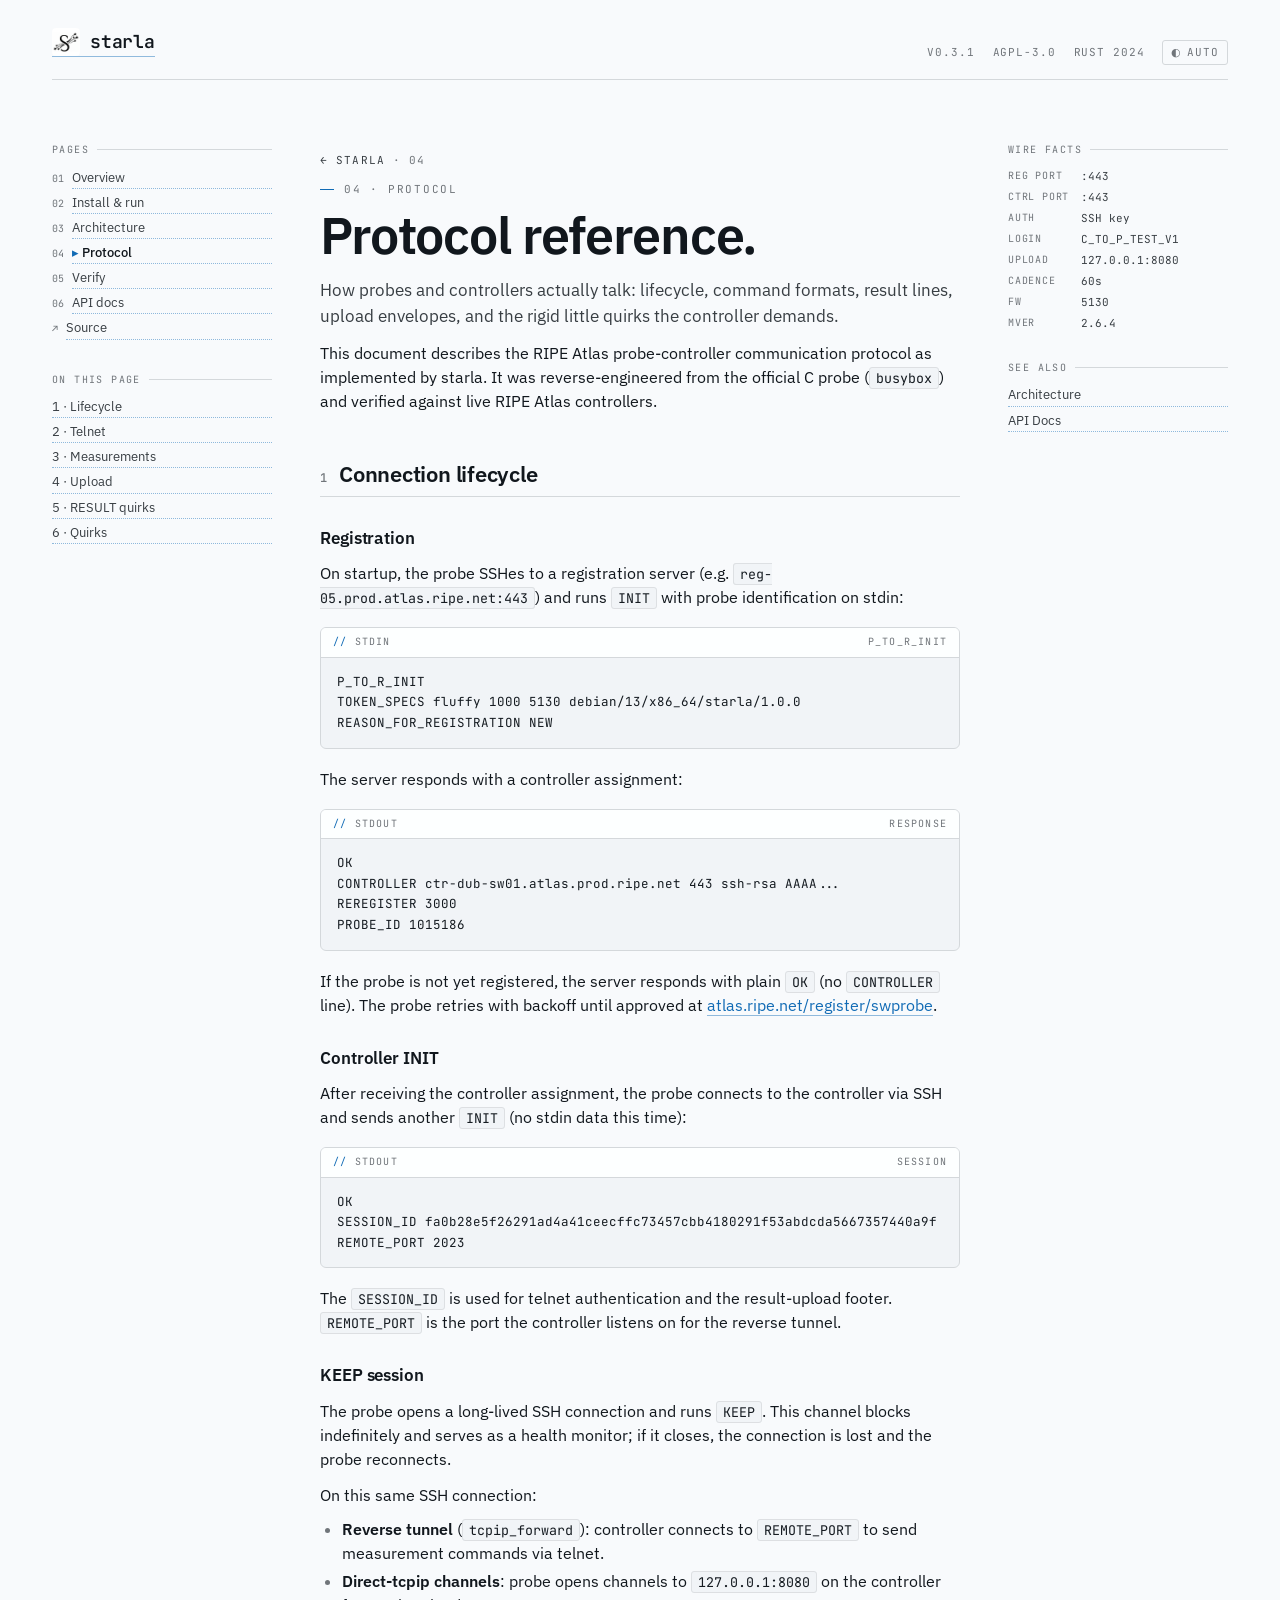
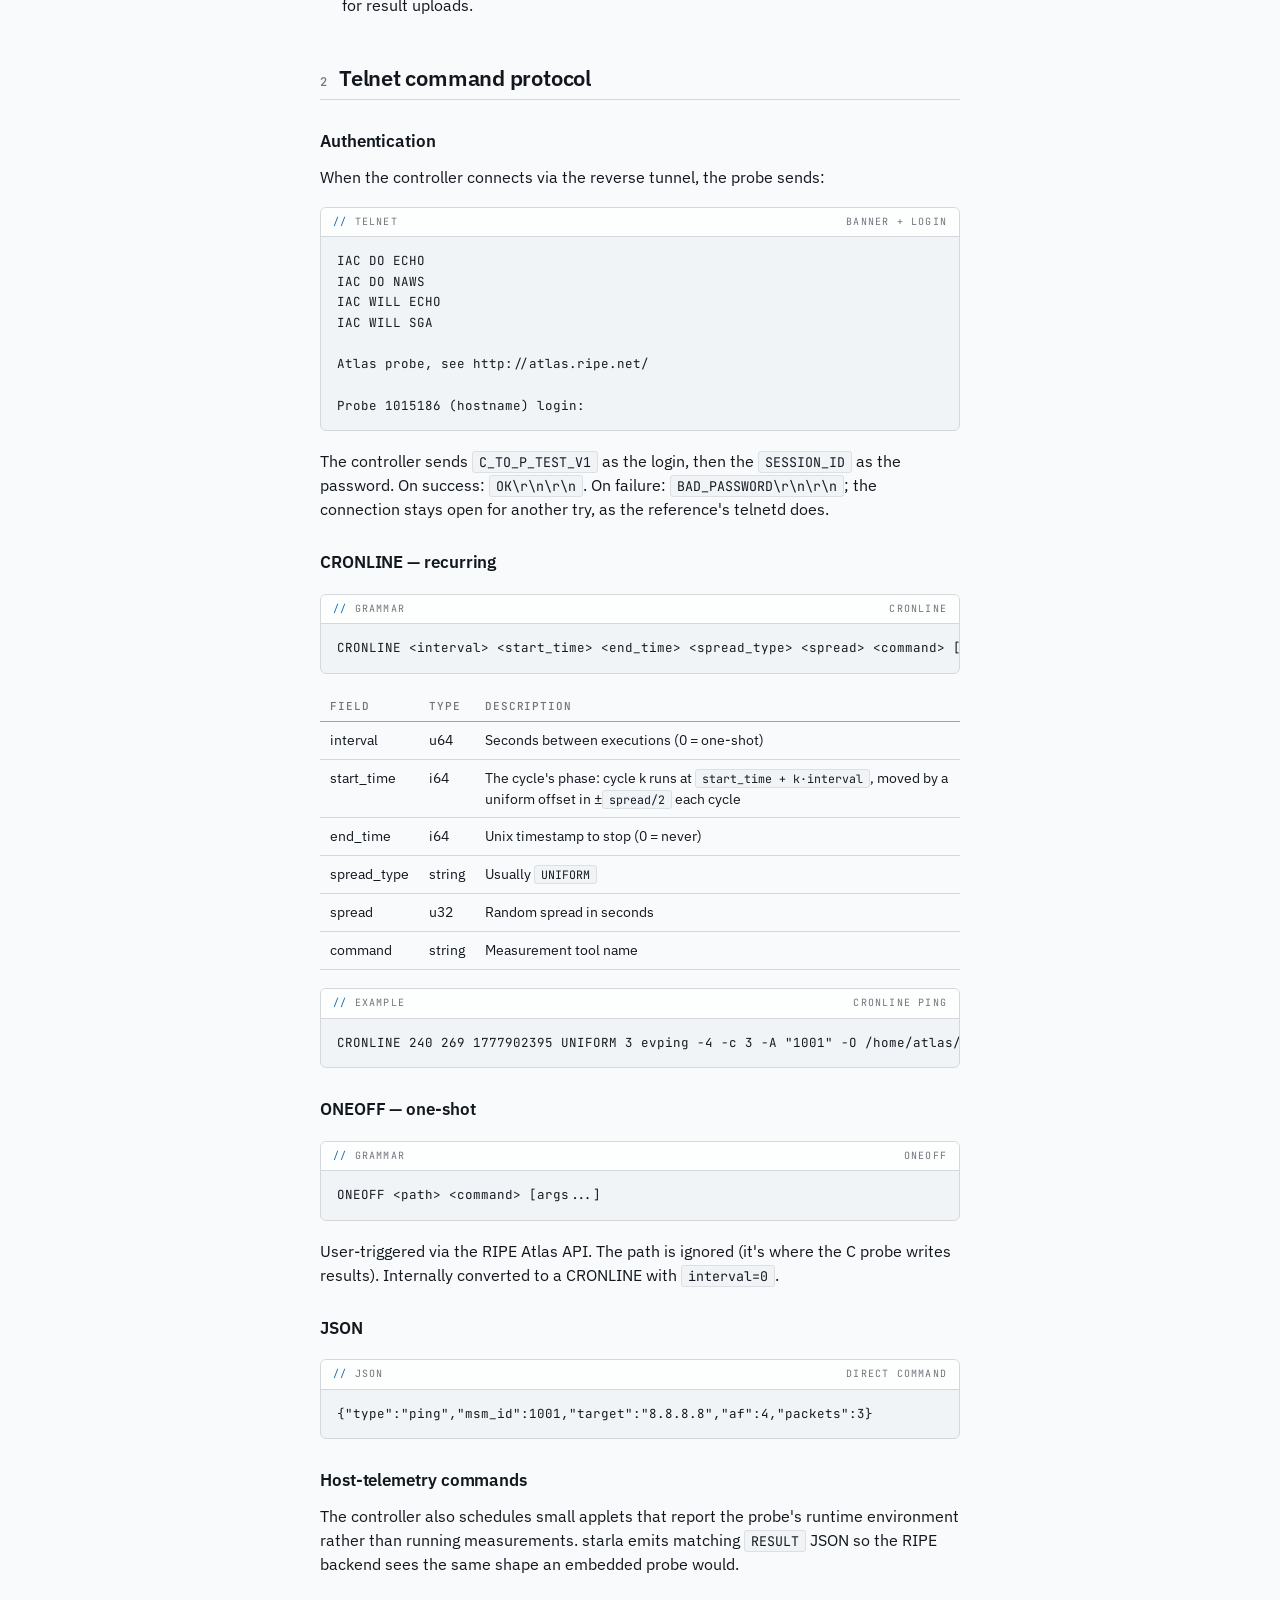
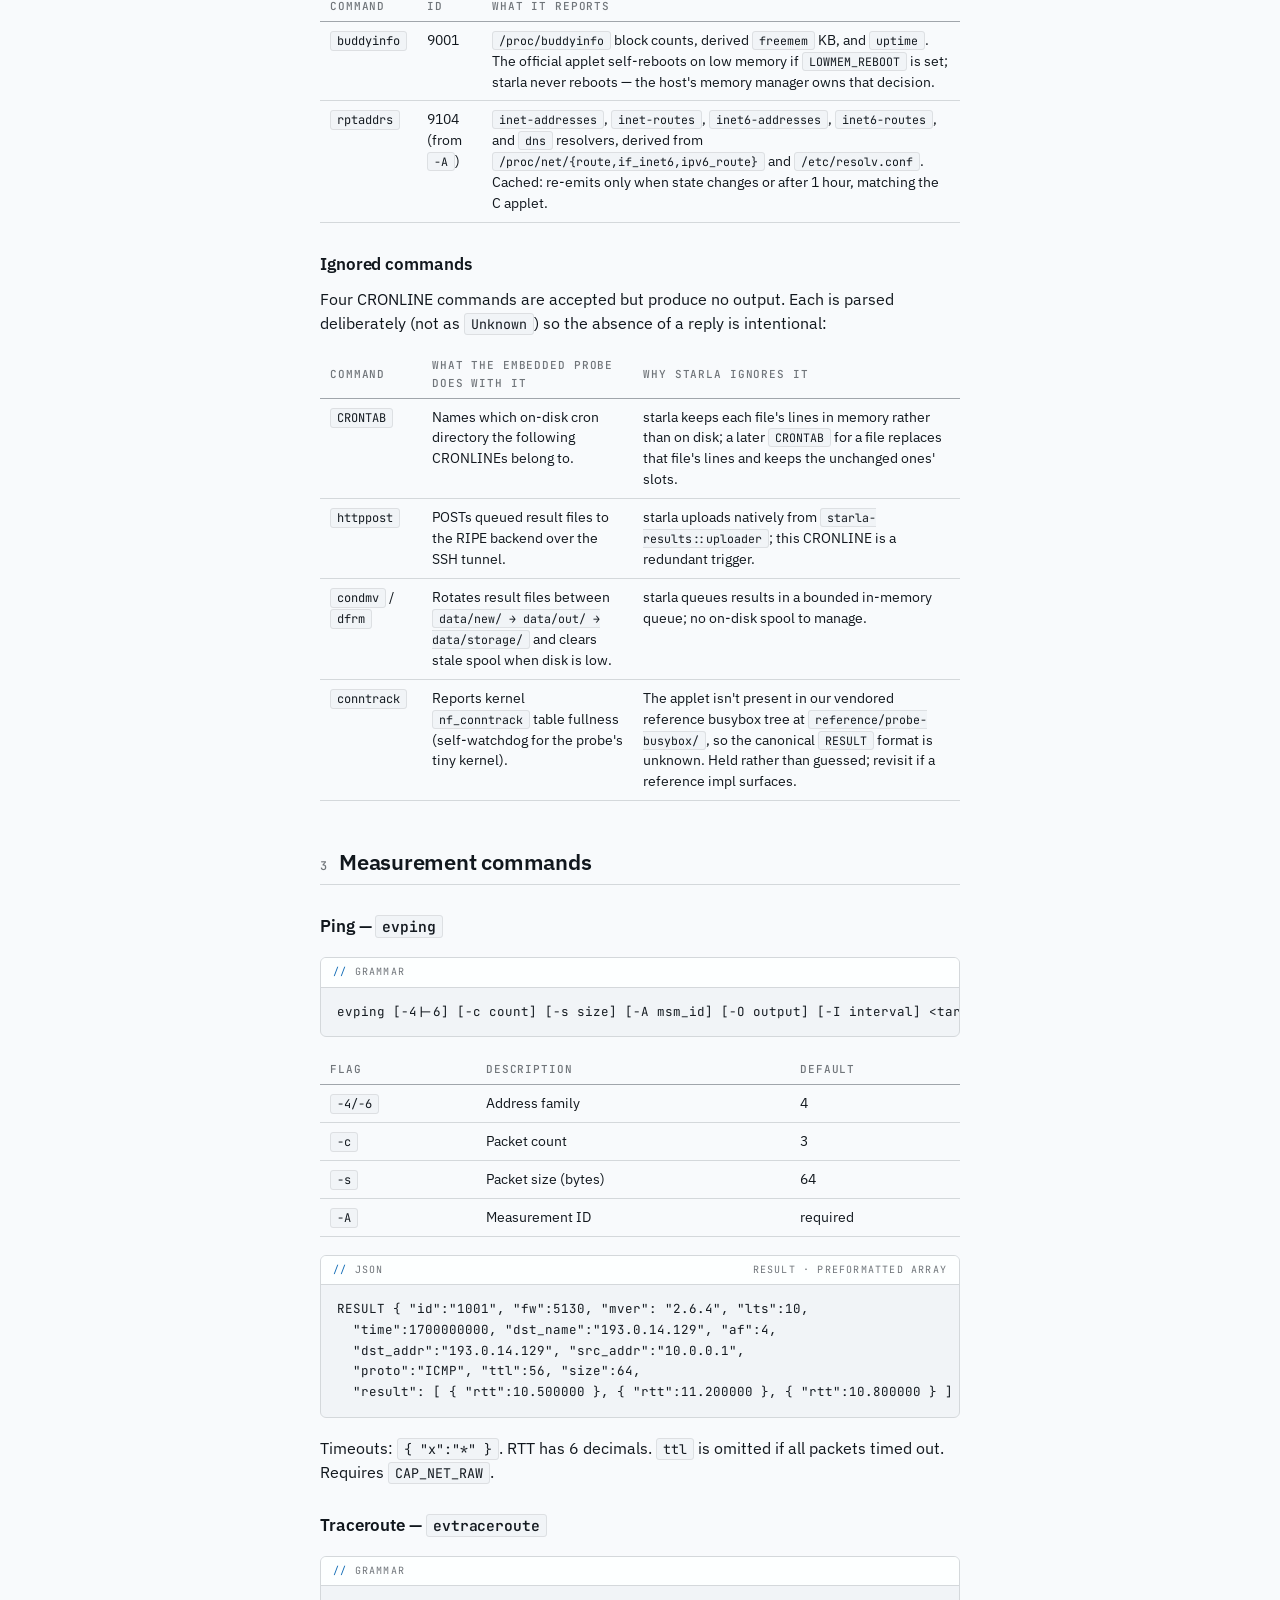
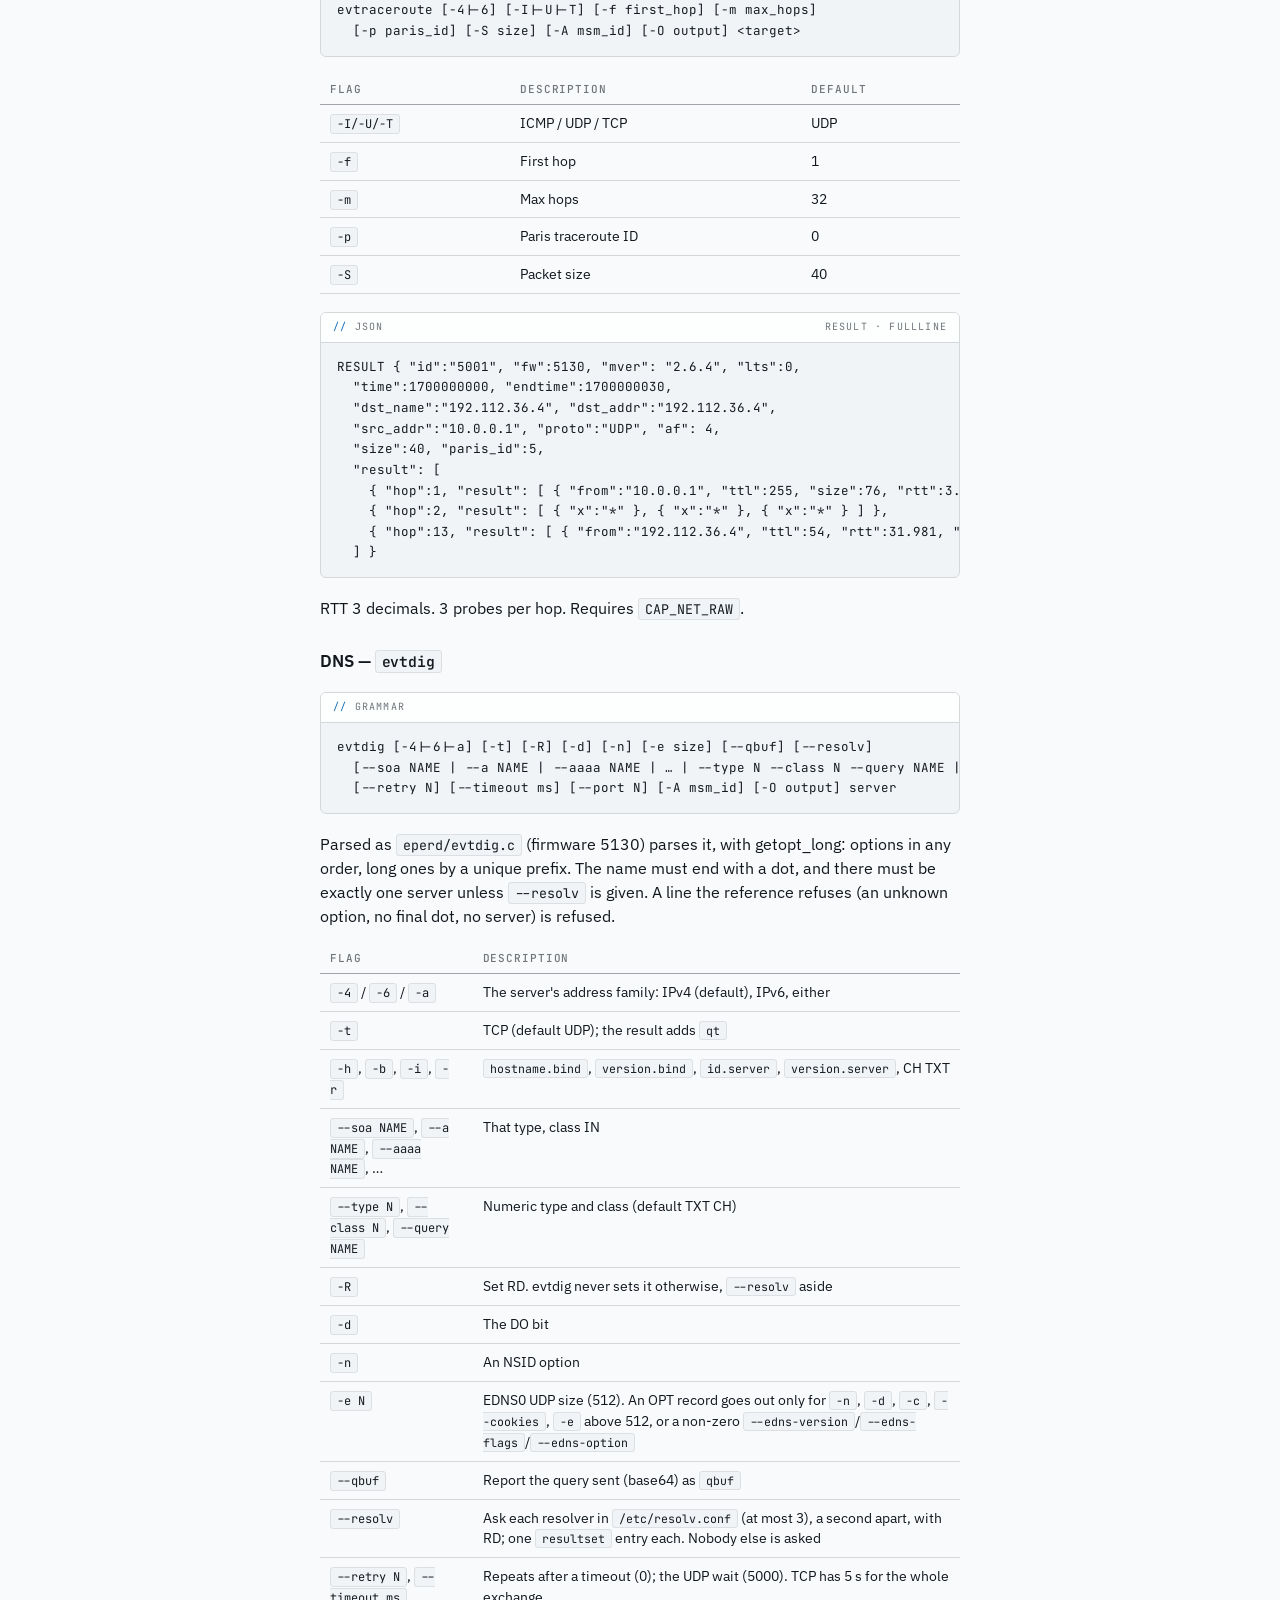
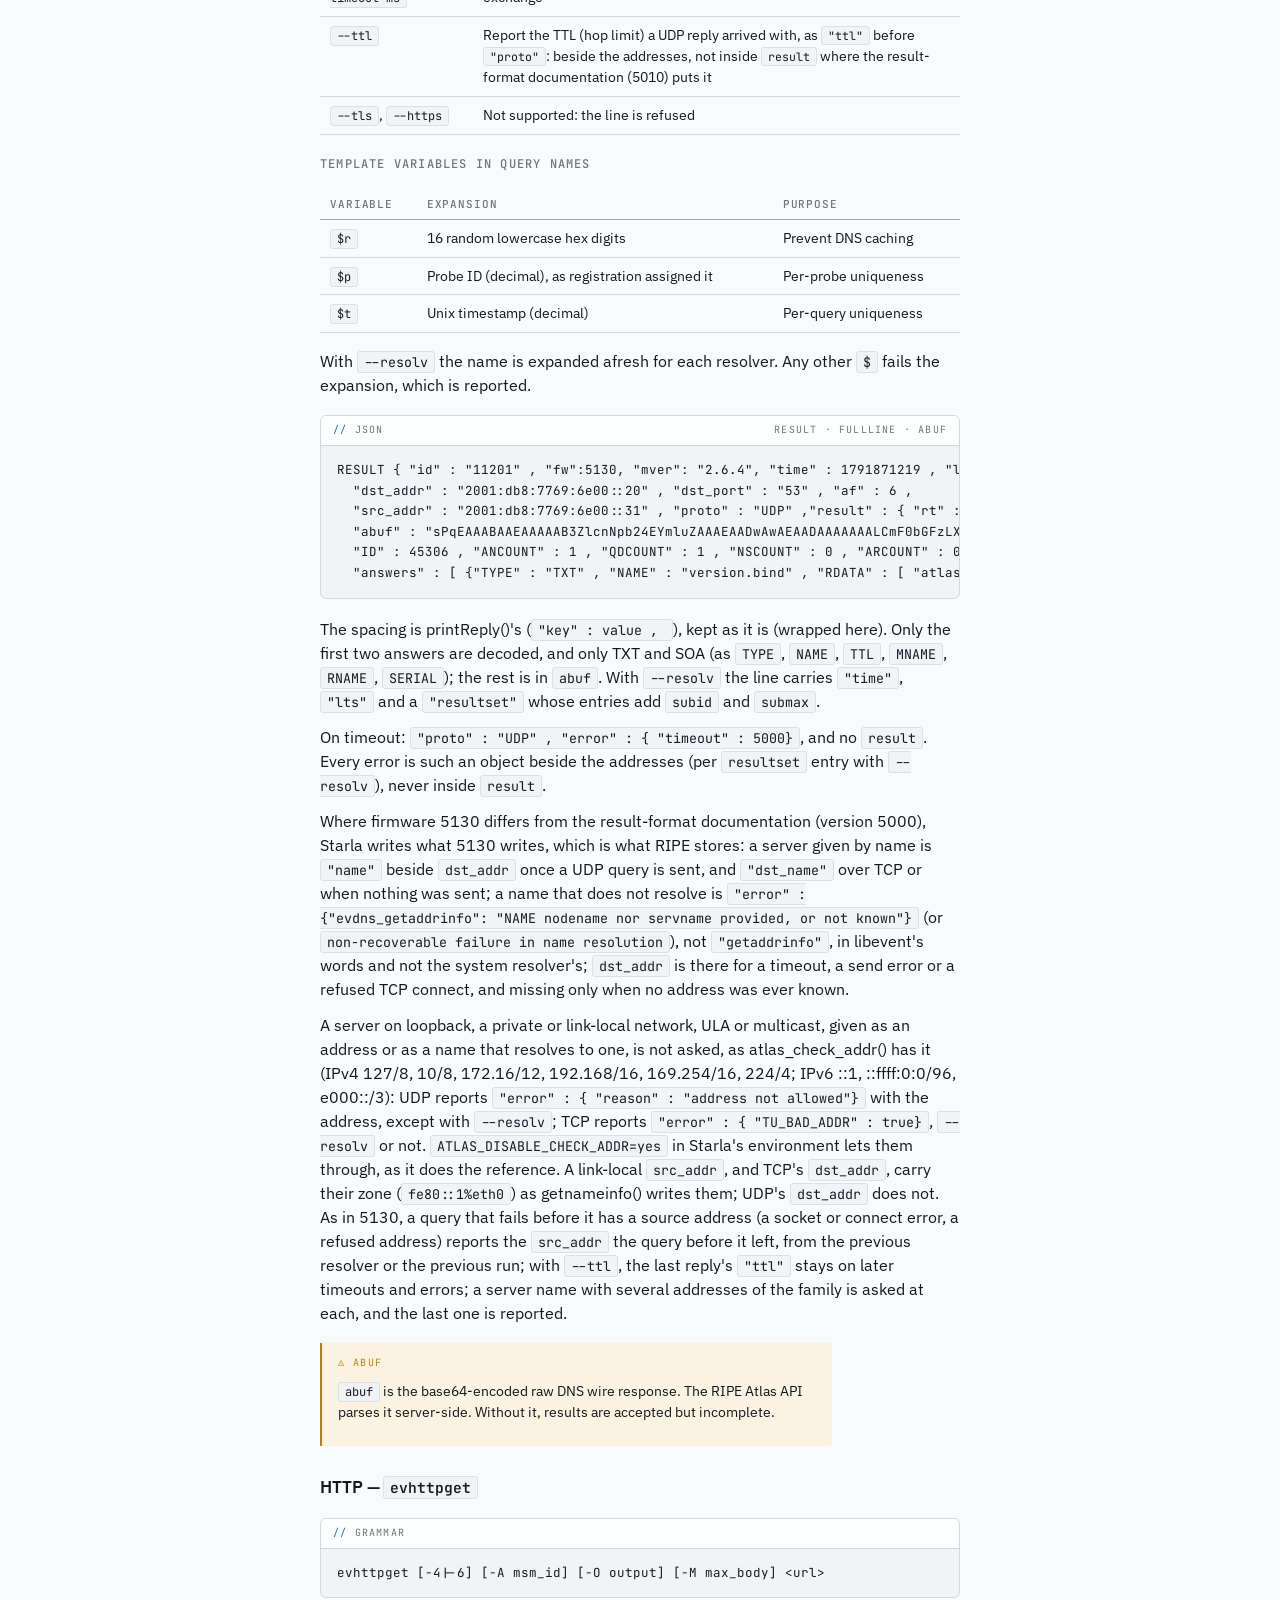
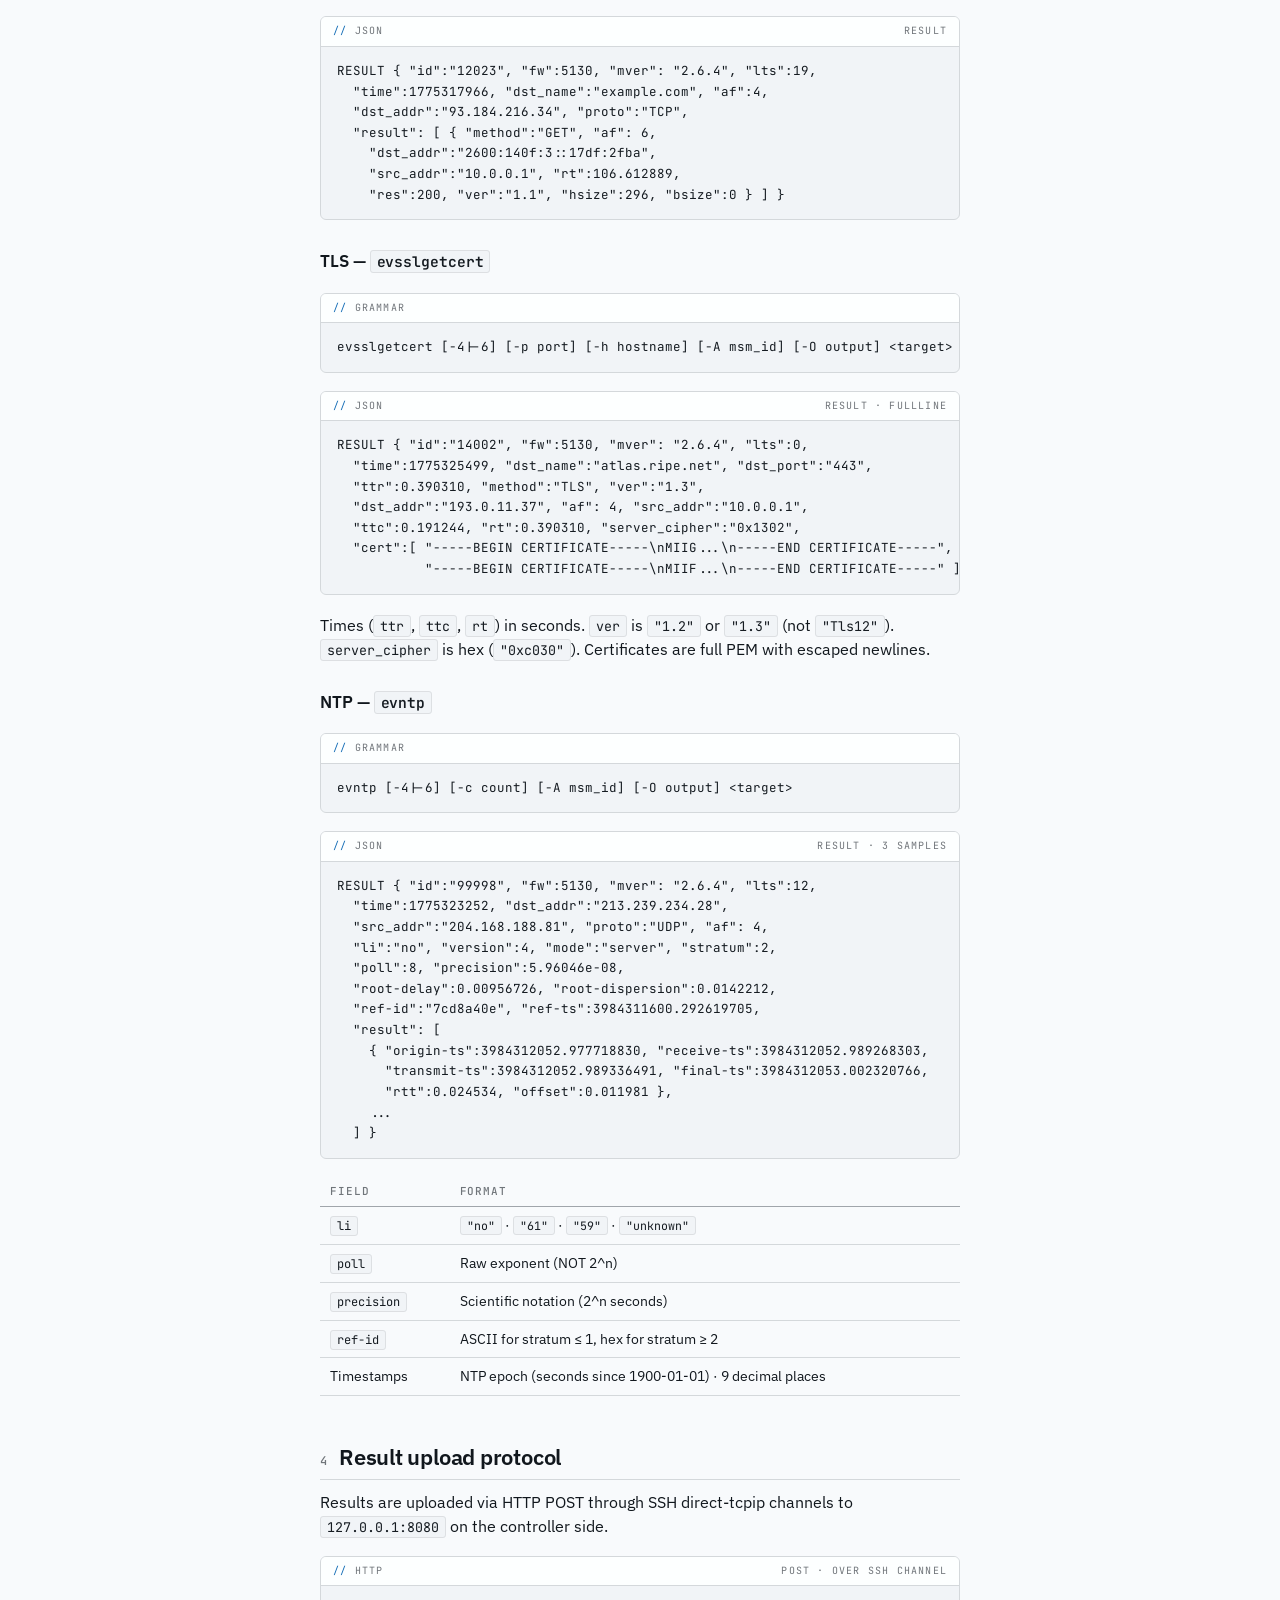
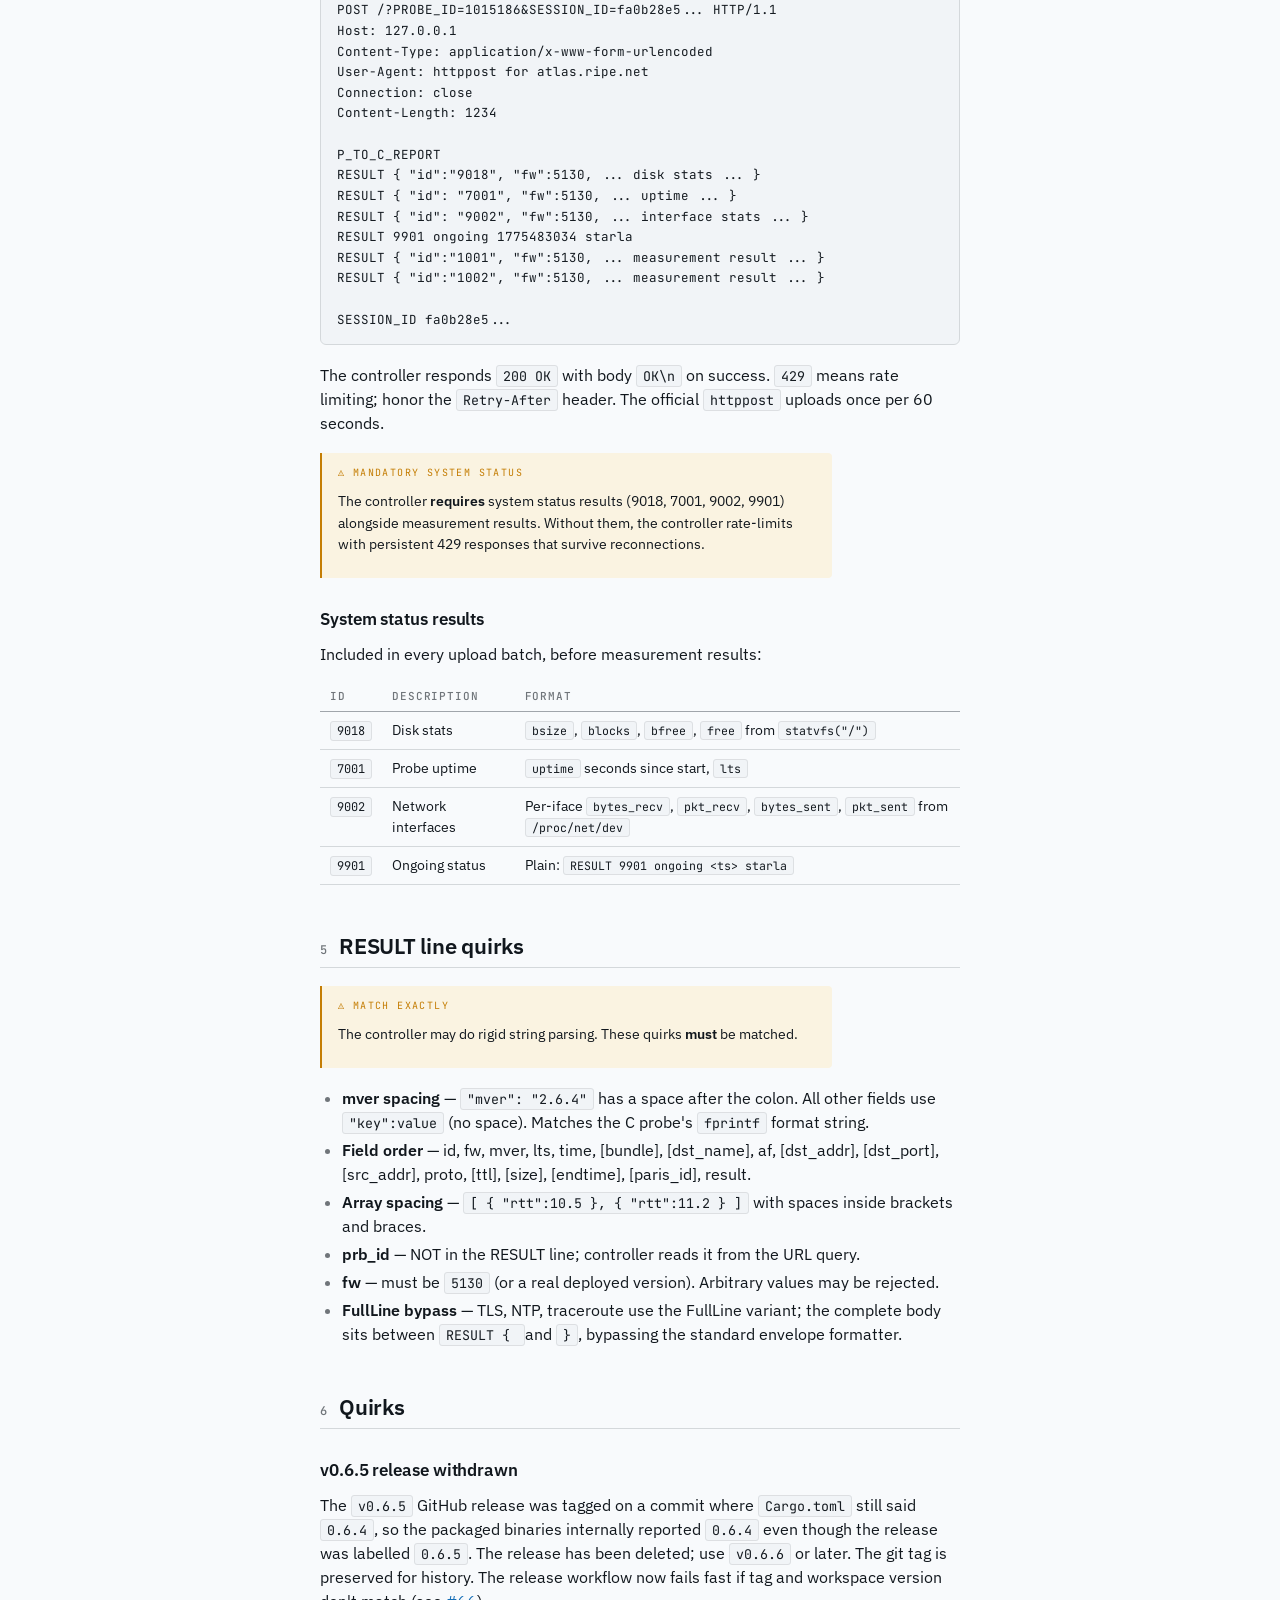
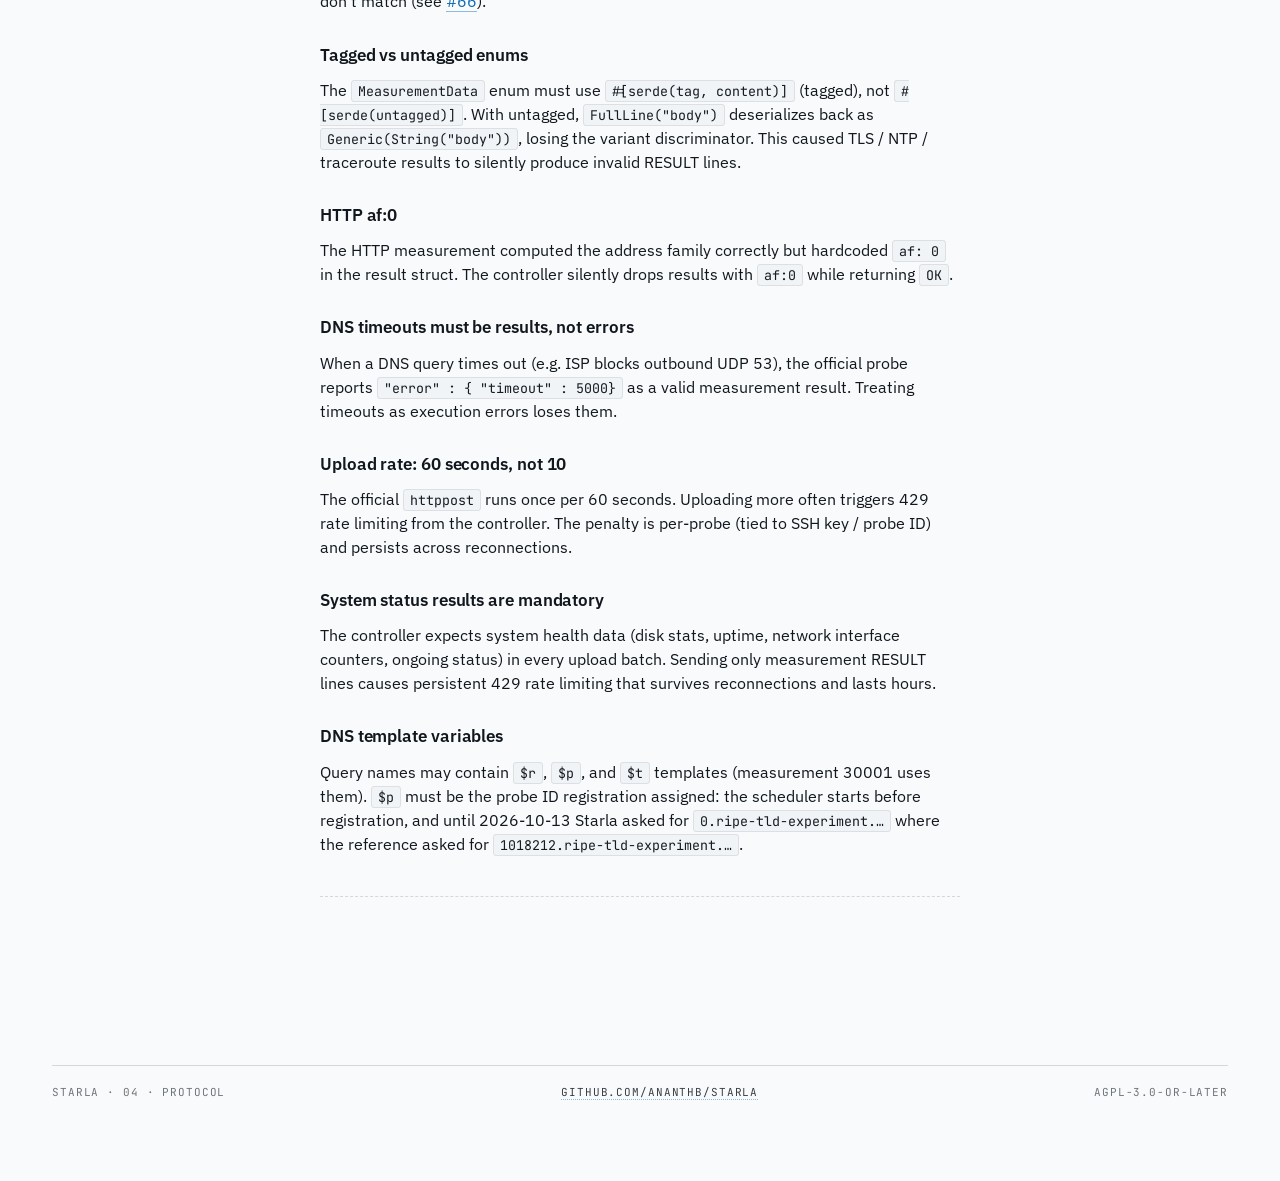
<file: doc/en/protocol.html>
<!DOCTYPE html>
<html lang="en">
<head>
<meta charset="utf-8">
<meta name="viewport" content="width=device-width, initial-scale=1">
<title>Protocol Reference — starla</title>
<link rel="icon" type="image/png" href="../logo.png">
<link rel="stylesheet" href="../style.css">
<script>
  (function(){
    try {
      var t = localStorage.getItem('starla-theme');
      if (t === 'dark' || t === 'light') document.documentElement.setAttribute('data-theme', t);
    } catch(e) {}
  })();
</script>
</head>
<body>
<div class="shell">

  <header class="mast">
    <a class="brand" href="index.html">
      <img src="../logo.png" alt="">
      <span class="word">starla</span>
    </a>
    <div class="meta">
      <span id="mastVersion">v0.3.1</span>
      <span>AGPL-3.0</span>
      <span>rust 2024</span>
      <button class="theme-toggle" type="button" id="themeToggle" aria-label="Toggle theme"><span class="glyph" aria-hidden="true">◐</span><span class="theme-label">auto</span></button>
    </div>
  </header>

  <aside class="rail-l">
    <div class="rail-label">Pages</div>
    <ul class="toc">
      <li><span class="num">01</span><a href="index.html">Overview</a></li>
      <li><span class="num">02</span><a href="install.html">Install &amp; run</a></li>
      <li><span class="num">03</span><a href="architecture.html">Architecture</a></li>
      <li><span class="num">04</span><a class="current" href="protocol.html">Protocol</a></li>
      <li><span class="num">05</span><a href="verify.html">Verify</a></li>
      <li><span class="num">06</span><a href="../api/starla_common/index.html">API docs</a></li>
      <li><span class="num">↗</span><a href="https://github.com/ananthb/starla">Source</a></li>
    </ul>

    <div class="rail-label" style="margin-top:32px">On this page</div>
    <ul class="toc">
      <li><a href="#lifecycle">1 · Lifecycle</a></li>
      <li><a href="#telnet">2 · Telnet</a></li>
      <li><a href="#measure">3 · Measurements</a></li>
      <li><a href="#upload">4 · Upload</a></li>
      <li><a href="#quirks">5 · RESULT quirks</a></li>
      <li><a href="#lessons">6 · Quirks</a></li>
    </ul>
  </aside>

  <main class="content">

    <p class="crumb"><a href="index.html">← starla</a> <span>·</span> 04</p>
    <p class="eyebrow">04 · protocol</p>
    <h1 class="display">Protocol reference.</h1>
    <p class="lede">
      How probes and controllers actually talk: lifecycle, command formats, result lines,
      upload envelopes, and the rigid little quirks the controller demands.
    </p>

    <p>This document describes the RIPE Atlas probe-controller communication protocol as implemented by starla. It was reverse-engineered from the official C probe (<code>busybox</code>) and verified against live RIPE Atlas controllers.</p>

    <section id="lifecycle">
      <h2 class="section"><span class="num">1</span>Connection lifecycle</h2>

      <h3>Registration</h3>
      <p>On startup, the probe SSHes to a registration server (e.g. <code>reg-05.prod.atlas.ripe.net:443</code>) and runs <code>INIT</code> with probe identification on stdin:</p>

      <pre><div class="pre-head"><span class="lang">stdin</span><span>P_TO_R_INIT</span></div><div class="pre-body"><code>P_TO_R_INIT
TOKEN_SPECS fluffy 1000 5130 debian/13/x86_64/starla/1.0.0
REASON_FOR_REGISTRATION NEW</code></div></pre>

      <p>The server responds with a controller assignment:</p>

      <pre><div class="pre-head"><span class="lang">stdout</span><span>response</span></div><div class="pre-body"><code>OK
CONTROLLER ctr-dub-sw01.atlas.prod.ripe.net 443 ssh-rsa AAAA...
REREGISTER 3000
PROBE_ID 1015186</code></div></pre>

      <p>If the probe is not yet registered, the server responds with plain <code>OK</code> (no <code>CONTROLLER</code> line). The probe retries with backoff until approved at <a href="https://atlas.ripe.net/register/swprobe/">atlas.ripe.net/register/swprobe</a>.</p>

      <h3>Controller INIT</h3>
      <p>After receiving the controller assignment, the probe connects to the controller via SSH and sends another <code>INIT</code> (no stdin data this time):</p>

      <pre><div class="pre-head"><span class="lang">stdout</span><span>session</span></div><div class="pre-body"><code>OK
SESSION_ID fa0b28e5f26291ad4a41ceecffc73457cbb4180291f53abdcda5667357440a9f
REMOTE_PORT 2023</code></div></pre>

      <p>The <code>SESSION_ID</code> is used for telnet authentication and the result-upload footer. <code>REMOTE_PORT</code> is the port the controller listens on for the reverse tunnel.</p>

      <h3>KEEP session</h3>
      <p>The probe opens a long-lived SSH connection and runs <code>KEEP</code>. This channel blocks indefinitely and serves as a health monitor; if it closes, the connection is lost and the probe reconnects.</p>

      <p>On this same SSH connection:</p>
      <ul>
        <li><strong>Reverse tunnel</strong> (<code>tcpip_forward</code>): controller connects to <code>REMOTE_PORT</code> to send measurement commands via telnet.</li>
        <li><strong>Direct-tcpip channels</strong>: probe opens channels to <code>127.0.0.1:8080</code> on the controller for result uploads.</li>
      </ul>
    </section>

    <section id="telnet">
      <h2 class="section"><span class="num">2</span>Telnet command protocol</h2>

      <h3>Authentication</h3>
      <p>When the controller connects via the reverse tunnel, the probe sends:</p>

      <pre><div class="pre-head"><span class="lang">telnet</span><span>banner + login</span></div><div class="pre-body"><code>IAC DO ECHO
IAC DO NAWS
IAC WILL ECHO
IAC WILL SGA

Atlas probe, see http://atlas.ripe.net/

Probe 1015186 (hostname) login: </code></div></pre>

      <p>The controller sends <code>C_TO_P_TEST_V1</code> as the login, then the <code>SESSION_ID</code> as the password. On success: <code>OK\r\n\r\n</code>. On failure: <code>BAD_PASSWORD\r\n\r\n</code>; the connection stays open for another try, as the reference's telnetd does.</p>

      <h3>CRONLINE — recurring</h3>
      <pre><div class="pre-head"><span class="lang">grammar</span><span>cronline</span></div><div class="pre-body"><code>CRONLINE &lt;interval&gt; &lt;start_time&gt; &lt;end_time&gt; &lt;spread_type&gt; &lt;spread&gt; &lt;command&gt; [args...]</code></div></pre>

      <table>
        <thead><tr><th>Field</th><th>Type</th><th>Description</th></tr></thead>
        <tbody>
          <tr><td>interval</td><td>u64</td><td>Seconds between executions (0 = one-shot)</td></tr>
          <tr><td>start_time</td><td>i64</td><td>The cycle's phase: cycle k runs at <code>start_time + k·interval</code>, moved by a uniform offset in ±<code>spread/2</code> each cycle</td></tr>
          <tr><td>end_time</td><td>i64</td><td>Unix timestamp to stop (0 = never)</td></tr>
          <tr><td>spread_type</td><td>string</td><td>Usually <code>UNIFORM</code></td></tr>
          <tr><td>spread</td><td>u32</td><td>Random spread in seconds</td></tr>
          <tr><td>command</td><td>string</td><td>Measurement tool name</td></tr>
        </tbody>
      </table>

      <pre><div class="pre-head"><span class="lang">example</span><span>cronline ping</span></div><div class="pre-body"><code>CRONLINE 240 269 1777902395 UNIFORM 3 evping -4 -c 3 -A "1001" -O /home/atlas/data/new/7 193.0.14.129</code></div></pre>

      <h3>ONEOFF — one-shot</h3>
      <pre><div class="pre-head"><span class="lang">grammar</span><span>oneoff</span></div><div class="pre-body"><code>ONEOFF &lt;path&gt; &lt;command&gt; [args...]</code></div></pre>

      <p>User-triggered via the RIPE Atlas API. The path is ignored (it's where the C probe writes results). Internally converted to a CRONLINE with <code>interval=0</code>.</p>

      <h3>JSON</h3>
      <pre><div class="pre-head"><span class="lang">json</span><span>direct command</span></div><div class="pre-body"><code>{"type":"ping","msm_id":1001,"target":"8.8.8.8","af":4,"packets":3}</code></div></pre>

      <h3>Host-telemetry commands</h3>
      <p>The controller also schedules small applets that report the probe's runtime environment rather than running measurements. starla emits matching <code>RESULT</code> JSON so the RIPE backend sees the same shape an embedded probe would.</p>
      <table>
        <thead><tr><th>Command</th><th>id</th><th>What it reports</th></tr></thead>
        <tbody>
          <tr><td><code>buddyinfo</code></td><td>9001</td><td><code>/proc/buddyinfo</code> block counts, derived <code>freemem</code> KB, and <code>uptime</code>. The official applet self-reboots on low memory if <code>LOWMEM_REBOOT</code> is set; starla never reboots — the host's memory manager owns that decision.</td></tr>
          <tr><td><code>rptaddrs</code></td><td>9104 (from <code>-A</code>)</td><td><code>inet-addresses</code>, <code>inet-routes</code>, <code>inet6-addresses</code>, <code>inet6-routes</code>, and <code>dns</code> resolvers, derived from <code>/proc/net/{route,if_inet6,ipv6_route}</code> and <code>/etc/resolv.conf</code>. Cached: re-emits only when state changes or after 1 hour, matching the C applet.</td></tr>
        </tbody>
      </table>

      <h3>Ignored commands</h3>
      <p>Four CRONLINE commands are accepted but produce no output. Each is parsed deliberately (not as <code>Unknown</code>) so the absence of a reply is intentional:</p>
      <table>
        <thead><tr><th>Command</th><th>What the embedded probe does with it</th><th>Why starla ignores it</th></tr></thead>
        <tbody>
          <tr><td><code>CRONTAB</code></td><td>Names which on-disk cron directory the following CRONLINEs belong to.</td><td>starla keeps each file's lines in memory rather than on disk; a later <code>CRONTAB</code> for a file replaces that file's lines and keeps the unchanged ones' slots.</td></tr>
          <tr><td><code>httppost</code></td><td>POSTs queued result files to the RIPE backend over the SSH tunnel.</td><td>starla uploads natively from <code>starla-results::uploader</code>; this CRONLINE is a redundant trigger.</td></tr>
          <tr><td><code>condmv</code> / <code>dfrm</code></td><td>Rotates result files between <code>data/new/ → data/out/ → data/storage/</code> and clears stale spool when disk is low.</td><td>starla queues results in a bounded in-memory queue; no on-disk spool to manage.</td></tr>
          <tr><td><code>conntrack</code></td><td>Reports kernel <code>nf_conntrack</code> table fullness (self-watchdog for the probe's tiny kernel).</td><td>The applet isn't present in our vendored reference busybox tree at <code>reference/probe-busybox/</code>, so the canonical <code>RESULT</code> format is unknown. Held rather than guessed; revisit if a reference impl surfaces.</td></tr>
        </tbody>
      </table>
    </section>

    <section id="measure">
      <h2 class="section"><span class="num">3</span>Measurement commands</h2>

      <h3>Ping &mdash; <code>evping</code></h3>
      <pre><div class="pre-head"><span class="lang">grammar</span></div><div class="pre-body"><code>evping [-4|-6] [-c count] [-s size] [-A msm_id] [-O output] [-I interval] &lt;target&gt;</code></div></pre>

      <table>
        <thead><tr><th>Flag</th><th>Description</th><th>Default</th></tr></thead>
        <tbody>
          <tr><td><code>-4/-6</code></td><td>Address family</td><td>4</td></tr>
          <tr><td><code>-c</code></td><td>Packet count</td><td>3</td></tr>
          <tr><td><code>-s</code></td><td>Packet size (bytes)</td><td>64</td></tr>
          <tr><td><code>-A</code></td><td>Measurement ID</td><td>required</td></tr>
        </tbody>
      </table>

      <pre><div class="pre-head"><span class="lang">json</span><span>result · PreFormatted array</span></div><div class="pre-body"><code>RESULT { "id":"1001", "fw":5130, "mver": "2.6.4", "lts":10,
  "time":1700000000, "dst_name":"193.0.14.129", "af":4,
  "dst_addr":"193.0.14.129", "src_addr":"10.0.0.1",
  "proto":"ICMP", "ttl":56, "size":64,
  "result": [ { "rtt":10.500000 }, { "rtt":11.200000 }, { "rtt":10.800000 } ] }</code></div></pre>

      <p>Timeouts: <code>{ "x":"*" }</code>. RTT has 6 decimals. <code>ttl</code> is omitted if all packets timed out. Requires <code>CAP_NET_RAW</code>.</p>

      <h3>Traceroute &mdash; <code>evtraceroute</code></h3>
      <pre><div class="pre-head"><span class="lang">grammar</span></div><div class="pre-body"><code>evtraceroute [-4|-6] [-I|-U|-T] [-f first_hop] [-m max_hops]
  [-p paris_id] [-S size] [-A msm_id] [-O output] &lt;target&gt;</code></div></pre>

      <table>
        <thead><tr><th>Flag</th><th>Description</th><th>Default</th></tr></thead>
        <tbody>
          <tr><td><code>-I/-U/-T</code></td><td>ICMP / UDP / TCP</td><td>UDP</td></tr>
          <tr><td><code>-f</code></td><td>First hop</td><td>1</td></tr>
          <tr><td><code>-m</code></td><td>Max hops</td><td>32</td></tr>
          <tr><td><code>-p</code></td><td>Paris traceroute ID</td><td>0</td></tr>
          <tr><td><code>-S</code></td><td>Packet size</td><td>40</td></tr>
        </tbody>
      </table>

      <pre><div class="pre-head"><span class="lang">json</span><span>result · FullLine</span></div><div class="pre-body"><code>RESULT { "id":"5001", "fw":5130, "mver": "2.6.4", "lts":0,
  "time":1700000000, "endtime":1700000030,
  "dst_name":"192.112.36.4", "dst_addr":"192.112.36.4",
  "src_addr":"10.0.0.1", "proto":"UDP", "af": 4,
  "size":40, "paris_id":5,
  "result": [
    { "hop":1, "result": [ { "from":"10.0.0.1", "ttl":255, "size":76, "rtt":3.723 } ] },
    { "hop":2, "result": [ { "x":"*" }, { "x":"*" }, { "x":"*" } ] },
    { "hop":13, "result": [ { "from":"192.112.36.4", "ttl":54, "rtt":31.981, "size":88 } ] }
  ] }</code></div></pre>

      <p>RTT 3 decimals. 3 probes per hop. Requires <code>CAP_NET_RAW</code>.</p>

      <h3>DNS &mdash; <code>evtdig</code></h3>
      <pre><div class="pre-head"><span class="lang">grammar</span></div><div class="pre-body"><code>evtdig [-4|-6|-a] [-t] [-R] [-d] [-n] [-e size] [--qbuf] [--resolv]
  [--soa NAME | --a NAME | --aaaa NAME | &hellip; | --type N --class N --query NAME | -h | -b | -i | -r]
  [--retry N] [--timeout ms] [--port N] [-A msm_id] [-O output] server</code></div></pre>

      <p>Parsed as <code>eperd/evtdig.c</code> (firmware 5130) parses it, with getopt_long: options in any order, long ones by a unique prefix. The name must end with a dot, and there must be exactly one server unless <code>--resolv</code> is given. A line the reference refuses (an unknown option, no final dot, no server) is refused.</p>

      <table>
        <thead><tr><th>Flag</th><th>Description</th></tr></thead>
        <tbody>
          <tr><td><code>-4</code> / <code>-6</code> / <code>-a</code></td><td>The server's address family: IPv4 (default), IPv6, either</td></tr>
          <tr><td><code>-t</code></td><td>TCP (default UDP); the result adds <code>qt</code></td></tr>
          <tr><td><code>-h</code>, <code>-b</code>, <code>-i</code>, <code>-r</code></td><td><code>hostname.bind</code>, <code>version.bind</code>, <code>id.server</code>, <code>version.server</code>, CH TXT</td></tr>
          <tr><td><code>--soa NAME</code>, <code>--a NAME</code>, <code>--aaaa NAME</code>, &hellip;</td><td>That type, class IN</td></tr>
          <tr><td><code>--type N</code>, <code>--class N</code>, <code>--query NAME</code></td><td>Numeric type and class (default TXT CH)</td></tr>
          <tr><td><code>-R</code></td><td>Set RD. evtdig never sets it otherwise, <code>--resolv</code> aside</td></tr>
          <tr><td><code>-d</code></td><td>The DO bit</td></tr>
          <tr><td><code>-n</code></td><td>An NSID option</td></tr>
          <tr><td><code>-e N</code></td><td>EDNS0 UDP size (512). An OPT record goes out only for <code>-n</code>, <code>-d</code>, <code>-c</code>, <code>--cookies</code>, <code>-e</code> above 512, or a non-zero <code>--edns-version</code>/<code>--edns-flags</code>/<code>--edns-option</code></td></tr>
          <tr><td><code>--qbuf</code></td><td>Report the query sent (base64) as <code>qbuf</code></td></tr>
          <tr><td><code>--resolv</code></td><td>Ask each resolver in <code>/etc/resolv.conf</code> (at most 3), a second apart, with RD; one <code>resultset</code> entry each. Nobody else is asked</td></tr>
          <tr><td><code>--retry N</code>, <code>--timeout ms</code></td><td>Repeats after a timeout (0); the UDP wait (5000). TCP has 5 s for the whole exchange</td></tr>
          <tr><td><code>--ttl</code></td><td>Report the TTL (hop limit) a UDP reply arrived with, as <code>"ttl"</code> before <code>"proto"</code>: beside the addresses, not inside <code>result</code> where the result-format documentation (5010) puts it</td></tr>
          <tr><td><code>--tls</code>, <code>--https</code></td><td>Not supported: the line is refused</td></tr>
        </tbody>
      </table>

      <h4>Template variables in query names</h4>
      <table>
        <thead><tr><th>Variable</th><th>Expansion</th><th>Purpose</th></tr></thead>
        <tbody>
          <tr><td><code>$r</code></td><td>16 random lowercase hex digits</td><td>Prevent DNS caching</td></tr>
          <tr><td><code>$p</code></td><td>Probe ID (decimal), as registration assigned it</td><td>Per-probe uniqueness</td></tr>
          <tr><td><code>$t</code></td><td>Unix timestamp (decimal)</td><td>Per-query uniqueness</td></tr>
        </tbody>
      </table>
      <p>With <code>--resolv</code> the name is expanded afresh for each resolver. Any other <code>$</code> fails the expansion, which is reported.</p>

      <pre><div class="pre-head"><span class="lang">json</span><span>result · FullLine · abuf</span></div><div class="pre-body"><code>RESULT { "id" : "11201" , "fw":5130, "mver": "2.6.4", "time" : 1791871219 , "lts" : 8 ,
  "dst_addr" : "2001:db8:7769:6e00::20" , "dst_port" : "53" , "af" : 6 ,
  "src_addr" : "2001:db8:7769:6e00::31" , "proto" : "UDP" ,"result" : { "rt" : 0.649,"size" : 53 ,
  "abuf" : "sPqEAAABAAEAAAAAB3ZlcnNpb24EYmluZAAAEAADwAwAEAADAAAAAAALCmF0bGFzLXR3aW4=",
  "ID" : 45306 , "ANCOUNT" : 1 , "QDCOUNT" : 1 , "NSCOUNT" : 0 , "ARCOUNT" : 0,
  "answers" : [ {"TYPE" : "TXT" , "NAME" : "version.bind" , "RDATA" : [ "atlas-twin" ] } ] } }</code></div></pre>

      <p>The spacing is printReply()'s (<code>"key" : value , </code>), kept as it is (wrapped here). Only the first two answers are decoded, and only TXT and SOA (as <code>TYPE</code>, <code>NAME</code>, <code>TTL</code>, <code>MNAME</code>, <code>RNAME</code>, <code>SERIAL</code>); the rest is in <code>abuf</code>. With <code>--resolv</code> the line carries <code>"time"</code>, <code>"lts"</code> and a <code>"resultset"</code> whose entries add <code>subid</code> and <code>submax</code>.</p>

      <p>On timeout: <code>"proto" : "UDP" , "error" : { "timeout" : 5000}</code>, and no <code>result</code>. Every error is such an object beside the addresses (per <code>resultset</code> entry with <code>--resolv</code>), never inside <code>result</code>.</p>

      <p>Where firmware 5130 differs from the result-format documentation (version 5000), Starla writes what 5130 writes, which is what RIPE stores: a server given by name is <code>"name"</code> beside <code>dst_addr</code> once a UDP query is sent, and <code>"dst_name"</code> over TCP or when nothing was sent; a name that does not resolve is <code>"error" : {"evdns_getaddrinfo": "NAME nodename nor servname provided, or not known"}</code> (or <code>non-recoverable failure in name resolution</code>), not <code>"getaddrinfo"</code>, in libevent's words and not the system resolver's; <code>dst_addr</code> is there for a timeout, a send error or a refused TCP connect, and missing only when no address was ever known.</p>

      <p>A server on loopback, a private or link-local network, ULA or multicast, given as an address or as a name that resolves to one, is not asked, as atlas_check_addr() has it (IPv4 127/8, 10/8, 172.16/12, 192.168/16, 169.254/16, 224/4; IPv6 ::1, ::ffff:0:0/96, e000::/3): UDP reports <code>"error" : { "reason" : "address not allowed"}</code> with the address, except with <code>--resolv</code>; TCP reports <code>"error" : { "TU_BAD_ADDR" : true}</code>, <code>--resolv</code> or not. <code>ATLAS_DISABLE_CHECK_ADDR=yes</code> in Starla's environment lets them through, as it does the reference. A link-local <code>src_addr</code>, and TCP's <code>dst_addr</code>, carry their zone (<code>fe80::1%eth0</code>) as getnameinfo() writes them; UDP's <code>dst_addr</code> does not. As in 5130, a query that fails before it has a source address (a socket or connect error, a refused address) reports the <code>src_addr</code> the query before it left, from the previous resolver or the previous run; with <code>--ttl</code>, the last reply's <code>"ttl"</code> stays on later timeouts and errors; a server name with several addresses of the family is asked at each, and the last one is reported.</p>

      <div class="callout">
        <div class="label">⚠ abuf</div>
        <p><code>abuf</code> is the base64-encoded raw DNS wire response. The RIPE Atlas API parses it server-side. Without it, results are accepted but incomplete.</p>
      </div>

      <h3>HTTP &mdash; <code>evhttpget</code></h3>
      <pre><div class="pre-head"><span class="lang">grammar</span></div><div class="pre-body"><code>evhttpget [-4|-6] [-A msm_id] [-O output] [-M max_body] &lt;url&gt;</code></div></pre>

      <pre><div class="pre-head"><span class="lang">json</span><span>result</span></div><div class="pre-body"><code>RESULT { "id":"12023", "fw":5130, "mver": "2.6.4", "lts":19,
  "time":1775317966, "dst_name":"example.com", "af":4,
  "dst_addr":"93.184.216.34", "proto":"TCP",
  "result": [ { "method":"GET", "af": 6,
    "dst_addr":"2600:140f:3::17df:2fba",
    "src_addr":"10.0.0.1", "rt":106.612889,
    "res":200, "ver":"1.1", "hsize":296, "bsize":0 } ] }</code></div></pre>

      <h3>TLS &mdash; <code>evsslgetcert</code></h3>
      <pre><div class="pre-head"><span class="lang">grammar</span></div><div class="pre-body"><code>evsslgetcert [-4|-6] [-p port] [-h hostname] [-A msm_id] [-O output] &lt;target&gt;</code></div></pre>

      <pre><div class="pre-head"><span class="lang">json</span><span>result · FullLine</span></div><div class="pre-body"><code>RESULT { "id":"14002", "fw":5130, "mver": "2.6.4", "lts":0,
  "time":1775325499, "dst_name":"atlas.ripe.net", "dst_port":"443",
  "ttr":0.390310, "method":"TLS", "ver":"1.3",
  "dst_addr":"193.0.11.37", "af": 4, "src_addr":"10.0.0.1",
  "ttc":0.191244, "rt":0.390310, "server_cipher":"0x1302",
  "cert":[ "-----BEGIN CERTIFICATE-----\nMIIG...\n-----END CERTIFICATE-----",
           "-----BEGIN CERTIFICATE-----\nMIIF...\n-----END CERTIFICATE-----" ] }</code></div></pre>

      <p>Times (<code>ttr</code>, <code>ttc</code>, <code>rt</code>) in seconds. <code>ver</code> is <code>"1.2"</code> or <code>"1.3"</code> (not <code>"Tls12"</code>). <code>server_cipher</code> is hex (<code>"0xc030"</code>). Certificates are full PEM with escaped newlines.</p>

      <h3>NTP &mdash; <code>evntp</code></h3>
      <pre><div class="pre-head"><span class="lang">grammar</span></div><div class="pre-body"><code>evntp [-4|-6] [-c count] [-A msm_id] [-O output] &lt;target&gt;</code></div></pre>

      <pre><div class="pre-head"><span class="lang">json</span><span>result · 3 samples</span></div><div class="pre-body"><code>RESULT { "id":"99998", "fw":5130, "mver": "2.6.4", "lts":12,
  "time":1775323252, "dst_addr":"213.239.234.28",
  "src_addr":"204.168.188.81", "proto":"UDP", "af": 4,
  "li":"no", "version":4, "mode":"server", "stratum":2,
  "poll":8, "precision":5.96046e-08,
  "root-delay":0.00956726, "root-dispersion":0.0142212,
  "ref-id":"7cd8a40e", "ref-ts":3984311600.292619705,
  "result": [
    { "origin-ts":3984312052.977718830, "receive-ts":3984312052.989268303,
      "transmit-ts":3984312052.989336491, "final-ts":3984312053.002320766,
      "rtt":0.024534, "offset":0.011981 },
    ...
  ] }</code></div></pre>

      <table>
        <thead><tr><th>Field</th><th>Format</th></tr></thead>
        <tbody>
          <tr><td><code>li</code></td><td><code>"no"</code> · <code>"61"</code> · <code>"59"</code> · <code>"unknown"</code></td></tr>
          <tr><td><code>poll</code></td><td>Raw exponent (NOT 2^n)</td></tr>
          <tr><td><code>precision</code></td><td>Scientific notation (2^n seconds)</td></tr>
          <tr><td><code>ref-id</code></td><td>ASCII for stratum &le; 1, hex for stratum &ge; 2</td></tr>
          <tr><td>Timestamps</td><td>NTP epoch (seconds since 1900-01-01) · 9 decimal places</td></tr>
        </tbody>
      </table>
    </section>

    <section id="upload">
      <h2 class="section"><span class="num">4</span>Result upload protocol</h2>
      <p>Results are uploaded via HTTP POST through SSH direct-tcpip channels to <code>127.0.0.1:8080</code> on the controller side.</p>

      <pre><div class="pre-head"><span class="lang">http</span><span>POST · over SSH channel</span></div><div class="pre-body"><code>POST /?PROBE_ID=1015186&amp;SESSION_ID=fa0b28e5... HTTP/1.1
Host: 127.0.0.1
Content-Type: application/x-www-form-urlencoded
User-Agent: httppost for atlas.ripe.net
Connection: close
Content-Length: 1234

P_TO_C_REPORT
RESULT { "id":"9018", "fw":5130, ... disk stats ... }
RESULT { "id": "7001", "fw":5130, ... uptime ... }
RESULT { "id": "9002", "fw":5130, ... interface stats ... }
RESULT 9901 ongoing 1775483034 starla
RESULT { "id":"1001", "fw":5130, ... measurement result ... }
RESULT { "id":"1002", "fw":5130, ... measurement result ... }

SESSION_ID fa0b28e5...</code></div></pre>

      <p>The controller responds <code>200 OK</code> with body <code>OK\n</code> on success. <code>429</code> means rate limiting; honor the <code>Retry-After</code> header. The official <code>httppost</code> uploads once per 60 seconds.</p>

      <div class="callout">
        <div class="label">⚠ Mandatory system status</div>
        <p>The controller <strong>requires</strong> system status results (9018, 7001, 9002, 9901) alongside measurement results. Without them, the controller rate-limits with persistent 429 responses that survive reconnections.</p>
      </div>

      <h3>System status results</h3>
      <p>Included in every upload batch, before measurement results:</p>

      <table>
        <thead><tr><th>ID</th><th>Description</th><th>Format</th></tr></thead>
        <tbody>
          <tr><td><code>9018</code></td><td>Disk stats</td><td><code>bsize</code>, <code>blocks</code>, <code>bfree</code>, <code>free</code> from <code>statvfs("/")</code></td></tr>
          <tr><td><code>7001</code></td><td>Probe uptime</td><td><code>uptime</code> seconds since start, <code>lts</code></td></tr>
          <tr><td><code>9002</code></td><td>Network interfaces</td><td>Per-iface <code>bytes_recv</code>, <code>pkt_recv</code>, <code>bytes_sent</code>, <code>pkt_sent</code> from <code>/proc/net/dev</code></td></tr>
          <tr><td><code>9901</code></td><td>Ongoing status</td><td>Plain: <code>RESULT 9901 ongoing &lt;ts&gt; starla</code></td></tr>
        </tbody>
      </table>
    </section>

    <section id="quirks">
      <h2 class="section"><span class="num">5</span>RESULT line quirks</h2>

      <div class="callout">
        <div class="label">⚠ Match exactly</div>
        <p>The controller may do rigid string parsing. These quirks <strong>must</strong> be matched.</p>
      </div>

      <ul>
        <li><strong>mver spacing</strong> &mdash; <code>"mver": "2.6.4"</code> has a space after the colon. All other fields use <code>"key":value</code> (no space). Matches the C probe's <code>fprintf</code> format string.</li>
        <li><strong>Field order</strong> &mdash; id, fw, mver, lts, time, [bundle], [dst_name], af, [dst_addr], [dst_port], [src_addr], proto, [ttl], [size], [endtime], [paris_id], result.</li>
        <li><strong>Array spacing</strong> &mdash; <code>[ { "rtt":10.5 }, { "rtt":11.2 } ]</code> with spaces inside brackets and braces.</li>
        <li><strong>prb_id</strong> &mdash; NOT in the RESULT line; controller reads it from the URL query.</li>
        <li><strong>fw</strong> &mdash; must be <code>5130</code> (or a real deployed version). Arbitrary values may be rejected.</li>
        <li><strong>FullLine bypass</strong> &mdash; TLS, NTP, traceroute use the FullLine variant; the complete body sits between <code>RESULT { </code> and <code> }</code>, bypassing the standard envelope formatter.</li>
      </ul>
    </section>

    <section id="lessons">
      <h2 class="section"><span class="num">6</span>Quirks</h2>

      <h3>v0.6.5 release withdrawn</h3>
      <p>The <code>v0.6.5</code> GitHub release was tagged on a commit where <code>Cargo.toml</code> still said <code>0.6.4</code>, so the packaged binaries internally reported <code>0.6.4</code> even though the release was labelled <code>0.6.5</code>. The release has been deleted; use <code>v0.6.6</code> or later. The git tag is preserved for history. The release workflow now fails fast if tag and workspace version don't match (see <a href="https://github.com/ananthb/starla/pull/66">#66</a>).</p>

      <h3>Tagged vs untagged enums</h3>
      <p>The <code>MeasurementData</code> enum must use <code>#[serde(tag, content)]</code> (tagged), not <code>#[serde(untagged)]</code>. With untagged, <code>FullLine("body")</code> deserializes back as <code>Generic(String("body"))</code>, losing the variant discriminator. This caused TLS / NTP / traceroute results to silently produce invalid RESULT lines.</p>

      <h3>HTTP af:0</h3>
      <p>The HTTP measurement computed the address family correctly but hardcoded <code>af: 0</code> in the result struct. The controller silently drops results with <code>af:0</code> while returning <code>OK</code>.</p>

      <h3>DNS timeouts must be results, not errors</h3>
      <p>When a DNS query times out (e.g. ISP blocks outbound UDP&nbsp;53), the official probe reports <code>"error" : { "timeout" : 5000}</code> as a valid measurement result. Treating timeouts as execution errors loses them.</p>

      <h3>Upload rate: 60 seconds, not 10</h3>
      <p>The official <code>httppost</code> runs once per 60 seconds. Uploading more often triggers 429 rate limiting from the controller. The penalty is per-probe (tied to SSH key / probe ID) and persists across reconnections.</p>

      <h3>System status results are mandatory</h3>
      <p>The controller expects system health data (disk stats, uptime, network interface counters, ongoing status) in every upload batch. Sending only measurement RESULT lines causes persistent 429 rate limiting that survives reconnections and lasts hours.</p>

      <h3>DNS template variables</h3>
      <p>Query names may contain <code>$r</code>, <code>$p</code>, and <code>$t</code> templates (measurement 30001 uses them). <code>$p</code> must be the probe ID registration assigned: the scheduler starts before registration, and until 2026-10-13 Starla asked for <code>0.ripe-tld-experiment.&hellip;</code> where the reference asked for <code>1018212.ripe-tld-experiment.&hellip;</code>.</p>
    </section>

    <hr class="divider">

  </main>

  <aside class="rail-r">
    <div class="rail-block">
      <div class="rail-label">Wire facts</div>
      <dl>
        <dt>Reg port</dt><dd>:443</dd>
        <dt>Ctrl port</dt><dd>:443</dd>
        <dt>Auth</dt><dd>SSH key</dd>
        <dt>Login</dt><dd>C_TO_P_TEST_V1</dd>
        <dt>Upload</dt><dd>127.0.0.1:8080</dd>
        <dt>Cadence</dt><dd>60s</dd>
        <dt>fw</dt><dd>5130</dd>
        <dt>mver</dt><dd>2.6.4</dd>
      </dl>
    </div>
    <div class="rail-block">
      <div class="rail-label">See also</div>
      <ul class="toc">
        <li><a href="architecture.html">Architecture</a></li>
        <li><a href="../api/starla_common/index.html">API Docs</a></li>
      </ul>
    </div>
  </aside>

  <footer>
    <span>starla · 04 · protocol</span>
    <span><a href="https://github.com/ananthb/starla">github.com/ananthb/starla</a></span>
    <span>AGPL-3.0-or-later</span>
  </footer>

</div>

<script>
  (function(){
    var btn = document.getElementById('themeToggle');
    if (!btn) return;
    var glyph = btn.querySelector('.glyph');
    var label = btn.querySelector('.theme-label');
    var states = ['auto','light','dark'];
    var glyphs = { auto: '◐', light: '☀', dark: '☾' };
    function current() {
      var t = document.documentElement.getAttribute('data-theme');
      return (t === 'light' || t === 'dark') ? t : 'auto';
    }
    function render(state) {
      glyph.textContent = glyphs[state];
      label.textContent = state;
    }
    render(current());
    btn.addEventListener('click', function(){
      var i = states.indexOf(current());
      var next = states[(i + 1) % states.length];
      if (next === 'auto') {
        document.documentElement.removeAttribute('data-theme');
        try { localStorage.removeItem('starla-theme'); } catch(e){}
      } else {
        document.documentElement.setAttribute('data-theme', next);
        try { localStorage.setItem('starla-theme', next); } catch(e){}
      }
      render(next);
    });
  })();
</script>

<script>
  (function(){
    var mast = document.getElementById('mastVersion');
    if (!mast) return;
    fetch('https://api.github.com/repos/ananthb/starla/releases/latest', {
      headers: { 'Accept': 'application/vnd.github+json' }
    })
      .then(function(r){ if (!r.ok) throw new Error('http ' + r.status); return r.json(); })
      .then(function(rel){ if (rel.tag_name) mast.textContent = rel.tag_name; })
      .catch(function(){});
  })();
</script>
</body>
</html>
</file>
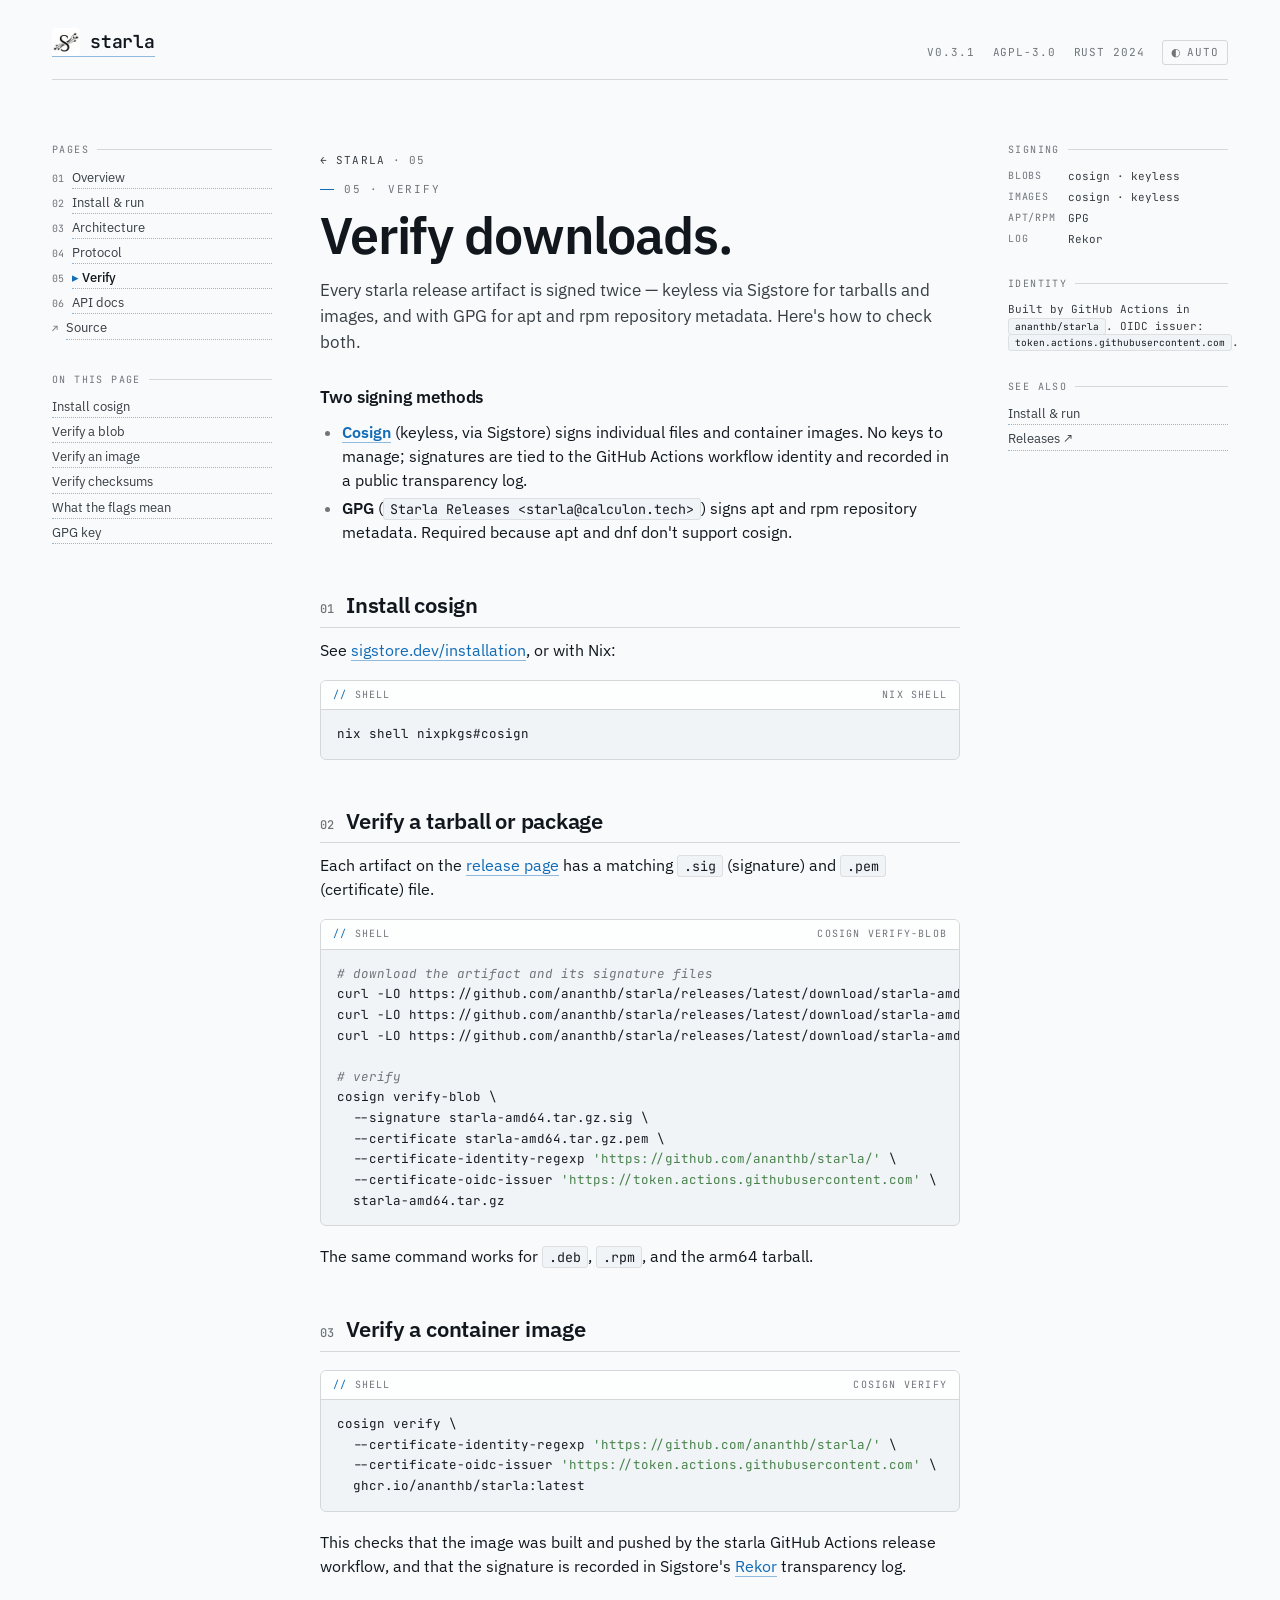
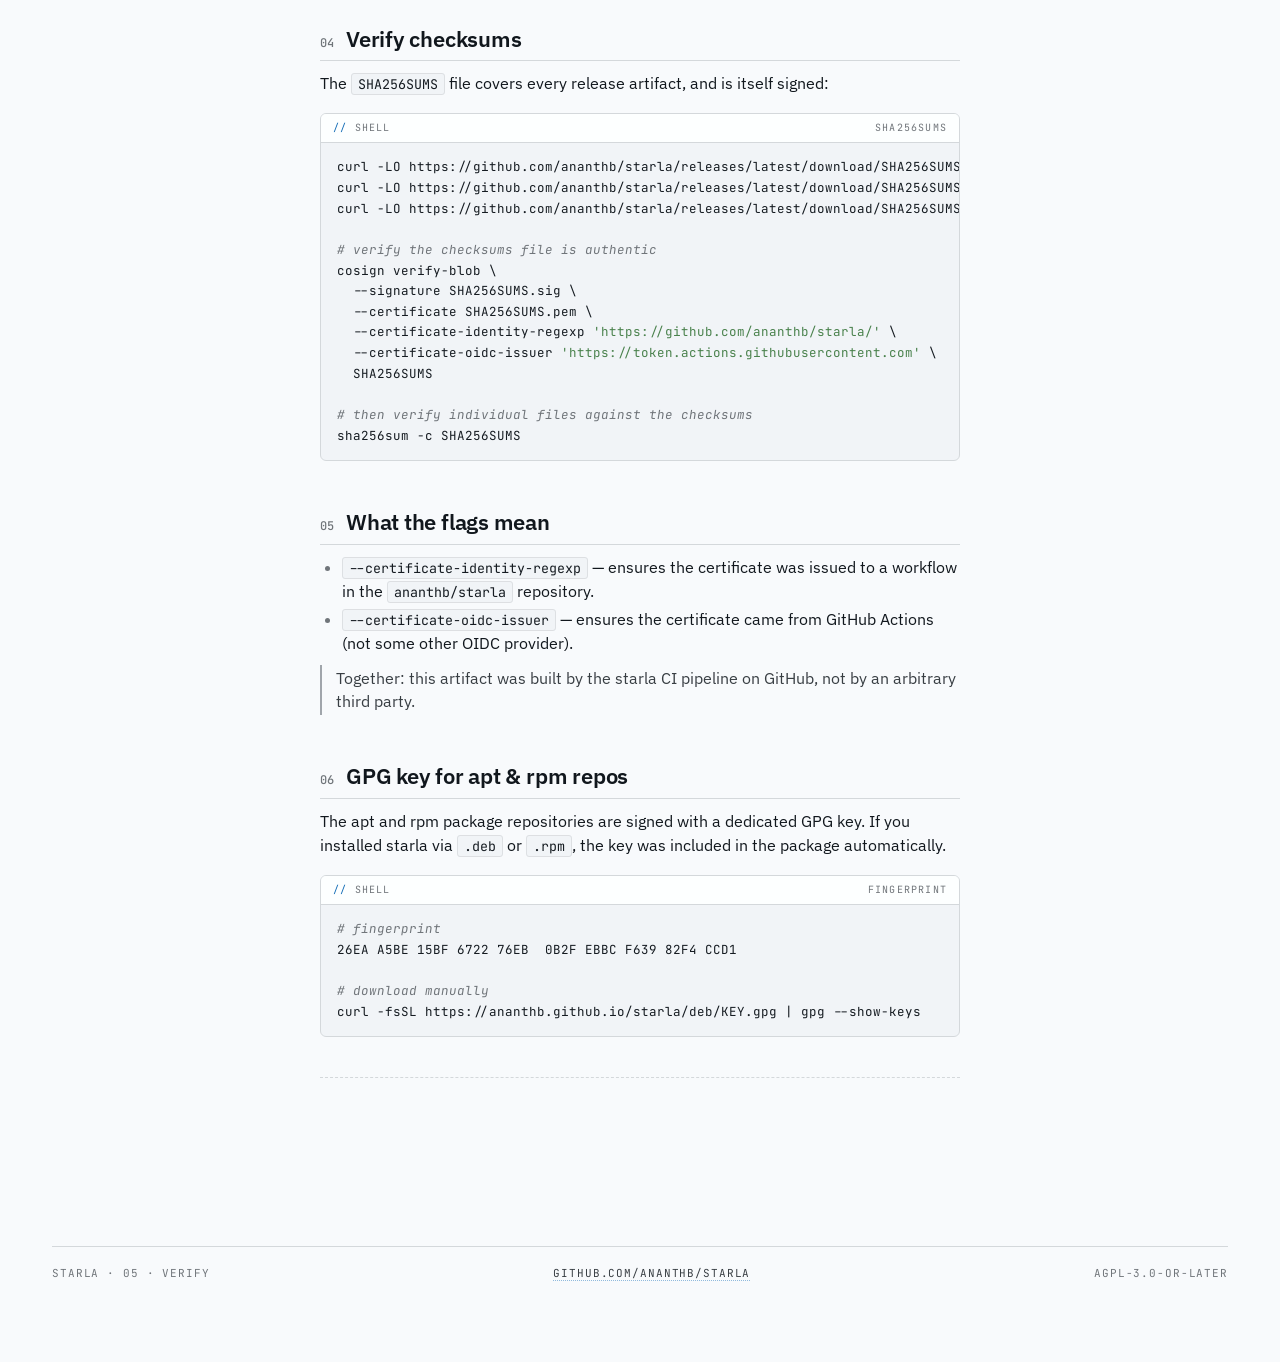
<file: doc/en/verify.html>
<!DOCTYPE html>
<html lang="en">
<head>
<meta charset="utf-8">
<meta name="viewport" content="width=device-width, initial-scale=1">
<title>Verifying Downloads — starla</title>
<link rel="icon" type="image/png" href="../logo.png">
<link rel="stylesheet" href="../style.css">
<script>
  (function(){
    try {
      var t = localStorage.getItem('starla-theme');
      if (t === 'dark' || t === 'light') document.documentElement.setAttribute('data-theme', t);
    } catch(e) {}
  })();
</script>
</head>
<body>
<div class="shell">

  <header class="mast">
    <a class="brand" href="index.html">
      <img src="../logo.png" alt="">
      <span class="word">starla</span>
    </a>
    <div class="meta">
      <span id="mastVersion">v0.3.1</span>
      <span>AGPL-3.0</span>
      <span>rust 2024</span>
      <button class="theme-toggle" type="button" id="themeToggle" aria-label="Toggle theme"><span class="glyph" aria-hidden="true">◐</span><span class="theme-label">auto</span></button>
    </div>
  </header>

  <aside class="rail-l">
    <div class="rail-label">Pages</div>
    <ul class="toc">
      <li><span class="num">01</span><a href="index.html">Overview</a></li>
      <li><span class="num">02</span><a href="install.html">Install &amp; run</a></li>
      <li><span class="num">03</span><a href="architecture.html">Architecture</a></li>
      <li><span class="num">04</span><a href="protocol.html">Protocol</a></li>
      <li><span class="num">05</span><a class="current" href="verify.html">Verify</a></li>
      <li><span class="num">06</span><a href="../api/starla_common/index.html">API docs</a></li>
      <li><span class="num">↗</span><a href="https://github.com/ananthb/starla">Source</a></li>
    </ul>

    <div class="rail-label" style="margin-top:32px">On this page</div>
    <ul class="toc">
      <li><a href="#install-cosign">Install cosign</a></li>
      <li><a href="#blob">Verify a blob</a></li>
      <li><a href="#image">Verify an image</a></li>
      <li><a href="#sums">Verify checksums</a></li>
      <li><a href="#flags">What the flags mean</a></li>
      <li><a href="#gpg">GPG key</a></li>
    </ul>
  </aside>

  <main class="content">

    <p class="crumb"><a href="index.html">← starla</a> <span>·</span> 05</p>
    <p class="eyebrow">05 · verify</p>
    <h1 class="display">Verify downloads.</h1>
    <p class="lede">
      Every starla release artifact is signed twice — keyless via Sigstore for tarballs and
      images, and with GPG for apt and rpm repository metadata. Here's how to check both.
    </p>

    <h3>Two signing methods</h3>
    <ul>
      <li><strong><a href="https://docs.sigstore.dev/cosign/overview/">Cosign</a></strong> (keyless, via Sigstore) signs individual files and container images. No keys to manage; signatures are tied to the GitHub Actions workflow identity and recorded in a public transparency log.</li>
      <li><strong>GPG</strong> (<code>Starla Releases &lt;starla@calculon.tech&gt;</code>) signs apt and rpm repository metadata. Required because apt and dnf don't support cosign.</li>
    </ul>

    <section id="install-cosign">
      <h2 class="section"><span class="num">01</span>Install cosign</h2>
      <p>See <a href="https://docs.sigstore.dev/system_config/installation/">sigstore.dev/installation</a>, or with Nix:</p>

      <pre><div class="pre-head"><span class="lang">shell</span><span>nix shell</span></div><div class="pre-body"><code>nix shell nixpkgs#cosign</code></div></pre>
    </section>

    <section id="blob">
      <h2 class="section"><span class="num">02</span>Verify a tarball or package</h2>
      <p>Each artifact on the <a href="https://github.com/ananthb/starla/releases">release page</a> has a matching <code>.sig</code> (signature) and <code>.pem</code> (certificate) file.</p>

      <pre><div class="pre-head"><span class="lang">shell</span><span>cosign verify-blob</span></div><div class="pre-body"><code><span class="c"># download the artifact and its signature files</span>
curl -LO https://github.com/ananthb/starla/releases/latest/download/starla-amd64.tar.gz
curl -LO https://github.com/ananthb/starla/releases/latest/download/starla-amd64.tar.gz.sig
curl -LO https://github.com/ananthb/starla/releases/latest/download/starla-amd64.tar.gz.pem

<span class="c"># verify</span>
cosign verify-blob \
  --signature starla-amd64.tar.gz.sig \
  --certificate starla-amd64.tar.gz.pem \
  --certificate-identity-regexp <span class="s">'https://github.com/ananthb/starla/'</span> \
  --certificate-oidc-issuer <span class="s">'https://token.actions.githubusercontent.com'</span> \
  starla-amd64.tar.gz</code></div></pre>

      <p>The same command works for <code>.deb</code>, <code>.rpm</code>, and the arm64 tarball.</p>
    </section>

    <section id="image">
      <h2 class="section"><span class="num">03</span>Verify a container image</h2>

      <pre><div class="pre-head"><span class="lang">shell</span><span>cosign verify</span></div><div class="pre-body"><code>cosign verify \
  --certificate-identity-regexp <span class="s">'https://github.com/ananthb/starla/'</span> \
  --certificate-oidc-issuer <span class="s">'https://token.actions.githubusercontent.com'</span> \
  ghcr.io/ananthb/starla:latest</code></div></pre>

      <p>This checks that the image was built and pushed by the starla GitHub Actions release workflow, and that the signature is recorded in Sigstore's <a href="https://docs.sigstore.dev/logging/overview/">Rekor</a> transparency log.</p>
    </section>

    <section id="sums">
      <h2 class="section"><span class="num">04</span>Verify checksums</h2>
      <p>The <code>SHA256SUMS</code> file covers every release artifact, and is itself signed:</p>

      <pre><div class="pre-head"><span class="lang">shell</span><span>SHA256SUMS</span></div><div class="pre-body"><code>curl -LO https://github.com/ananthb/starla/releases/latest/download/SHA256SUMS
curl -LO https://github.com/ananthb/starla/releases/latest/download/SHA256SUMS.sig
curl -LO https://github.com/ananthb/starla/releases/latest/download/SHA256SUMS.pem

<span class="c"># verify the checksums file is authentic</span>
cosign verify-blob \
  --signature SHA256SUMS.sig \
  --certificate SHA256SUMS.pem \
  --certificate-identity-regexp <span class="s">'https://github.com/ananthb/starla/'</span> \
  --certificate-oidc-issuer <span class="s">'https://token.actions.githubusercontent.com'</span> \
  SHA256SUMS

<span class="c"># then verify individual files against the checksums</span>
sha256sum -c SHA256SUMS</code></div></pre>
    </section>

    <section id="flags">
      <h2 class="section"><span class="num">05</span>What the flags mean</h2>
      <ul>
        <li><code>--certificate-identity-regexp</code> — ensures the certificate was issued to a workflow in the <code>ananthb/starla</code> repository.</li>
        <li><code>--certificate-oidc-issuer</code> — ensures the certificate came from GitHub Actions (not some other OIDC provider).</li>
      </ul>
      <p class="spec">Together: this artifact was built by the starla CI pipeline on GitHub, not by an arbitrary third party.</p>
    </section>

    <section id="gpg">
      <h2 class="section"><span class="num">06</span>GPG key for apt &amp; rpm repos</h2>
      <p>The apt and rpm package repositories are signed with a dedicated GPG key. If you installed starla via <code>.deb</code> or <code>.rpm</code>, the key was included in the package automatically.</p>

      <pre><div class="pre-head"><span class="lang">shell</span><span>fingerprint</span></div><div class="pre-body"><code><span class="c"># fingerprint</span>
26EA A5BE 15BF 6722 76EB  0B2F EBBC F639 82F4 CCD1

<span class="c"># download manually</span>
curl -fsSL https://ananthb.github.io/starla/deb/KEY.gpg | gpg --show-keys</code></div></pre>
    </section>

    <hr class="divider">

  </main>

  <aside class="rail-r">
    <div class="rail-block">
      <div class="rail-label">Signing</div>
      <dl>
        <dt>Blobs</dt><dd>cosign · keyless</dd>
        <dt>Images</dt><dd>cosign · keyless</dd>
        <dt>apt/rpm</dt><dd>GPG</dd>
        <dt>Log</dt><dd>Rekor</dd>
      </dl>
    </div>

    <div class="rail-block">
      <div class="rail-label">Identity</div>
      <p style="font-family: var(--mono); font-size: 11px; color: var(--ink-2); line-height: 1.5;">
        Built by GitHub Actions in <code>ananthb/starla</code>. OIDC issuer:
        <code>token.actions.githubusercontent.com</code>.
      </p>
    </div>

    <div class="rail-block">
      <div class="rail-label">See also</div>
      <ul class="toc">
        <li><a href="install.html">Install &amp; run</a></li>
        <li><a href="https://github.com/ananthb/starla/releases">Releases ↗</a></li>
      </ul>
    </div>
  </aside>

  <footer>
    <span>starla · 05 · verify</span>
    <span><a href="https://github.com/ananthb/starla">github.com/ananthb/starla</a></span>
    <span>AGPL-3.0-or-later</span>
  </footer>

</div>

<script>
  (function(){
    var btn = document.getElementById('themeToggle');
    if (!btn) return;
    var glyph = btn.querySelector('.glyph');
    var label = btn.querySelector('.theme-label');
    var states = ['auto','light','dark'];
    var glyphs = { auto: '◐', light: '☀', dark: '☾' };
    function current() {
      var t = document.documentElement.getAttribute('data-theme');
      return (t === 'light' || t === 'dark') ? t : 'auto';
    }
    function render(state) {
      glyph.textContent = glyphs[state];
      label.textContent = state;
    }
    render(current());
    btn.addEventListener('click', function(){
      var i = states.indexOf(current());
      var next = states[(i + 1) % states.length];
      if (next === 'auto') {
        document.documentElement.removeAttribute('data-theme');
        try { localStorage.removeItem('starla-theme'); } catch(e){}
      } else {
        document.documentElement.setAttribute('data-theme', next);
        try { localStorage.setItem('starla-theme', next); } catch(e){}
      }
      render(next);
    });
  })();
</script>

<script>
  (function(){
    var mast = document.getElementById('mastVersion');
    if (!mast) return;
    fetch('https://api.github.com/repos/ananthb/starla/releases/latest', {
      headers: { 'Accept': 'application/vnd.github+json' }
    })
      .then(function(r){ if (!r.ok) throw new Error('http ' + r.status); return r.json(); })
      .then(function(rel){ if (rel.tag_name) mast.textContent = rel.tag_name; })
      .catch(function(){});
  })();
</script>
</body>
</html>
</file>
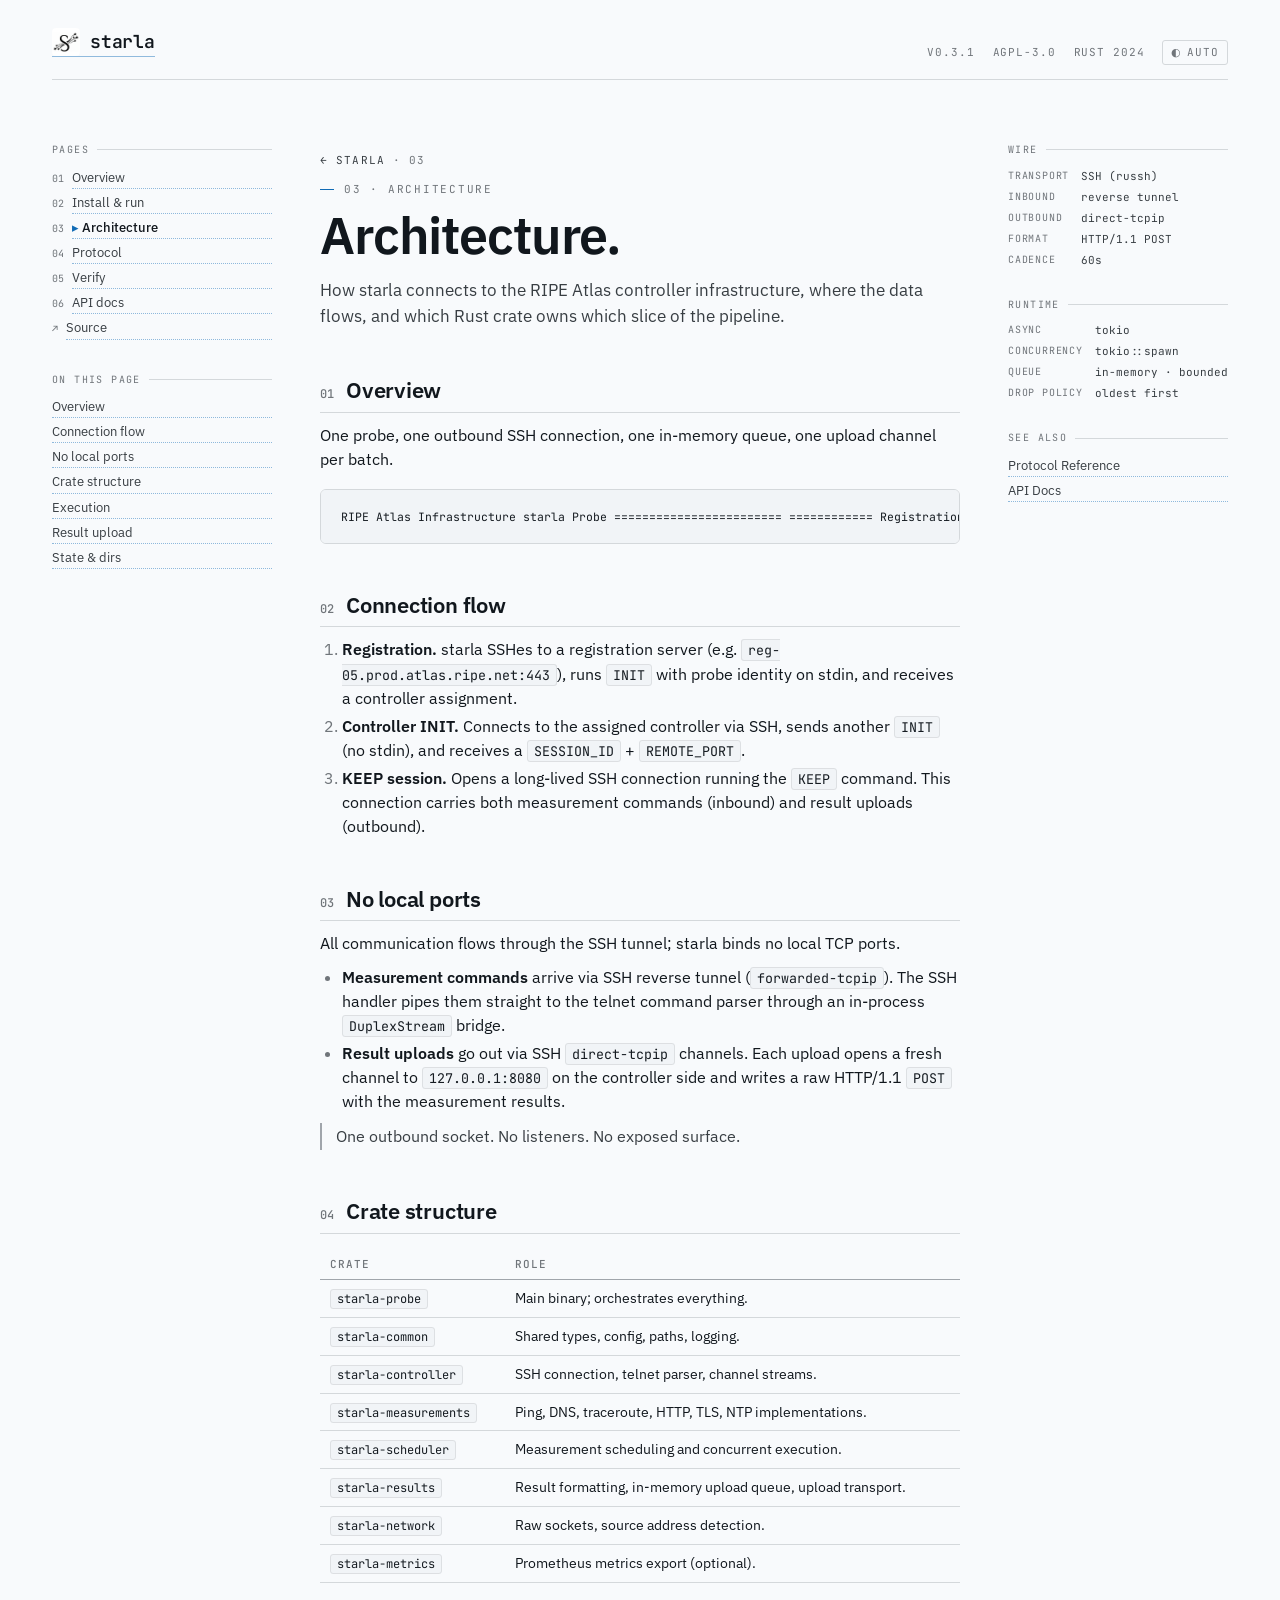
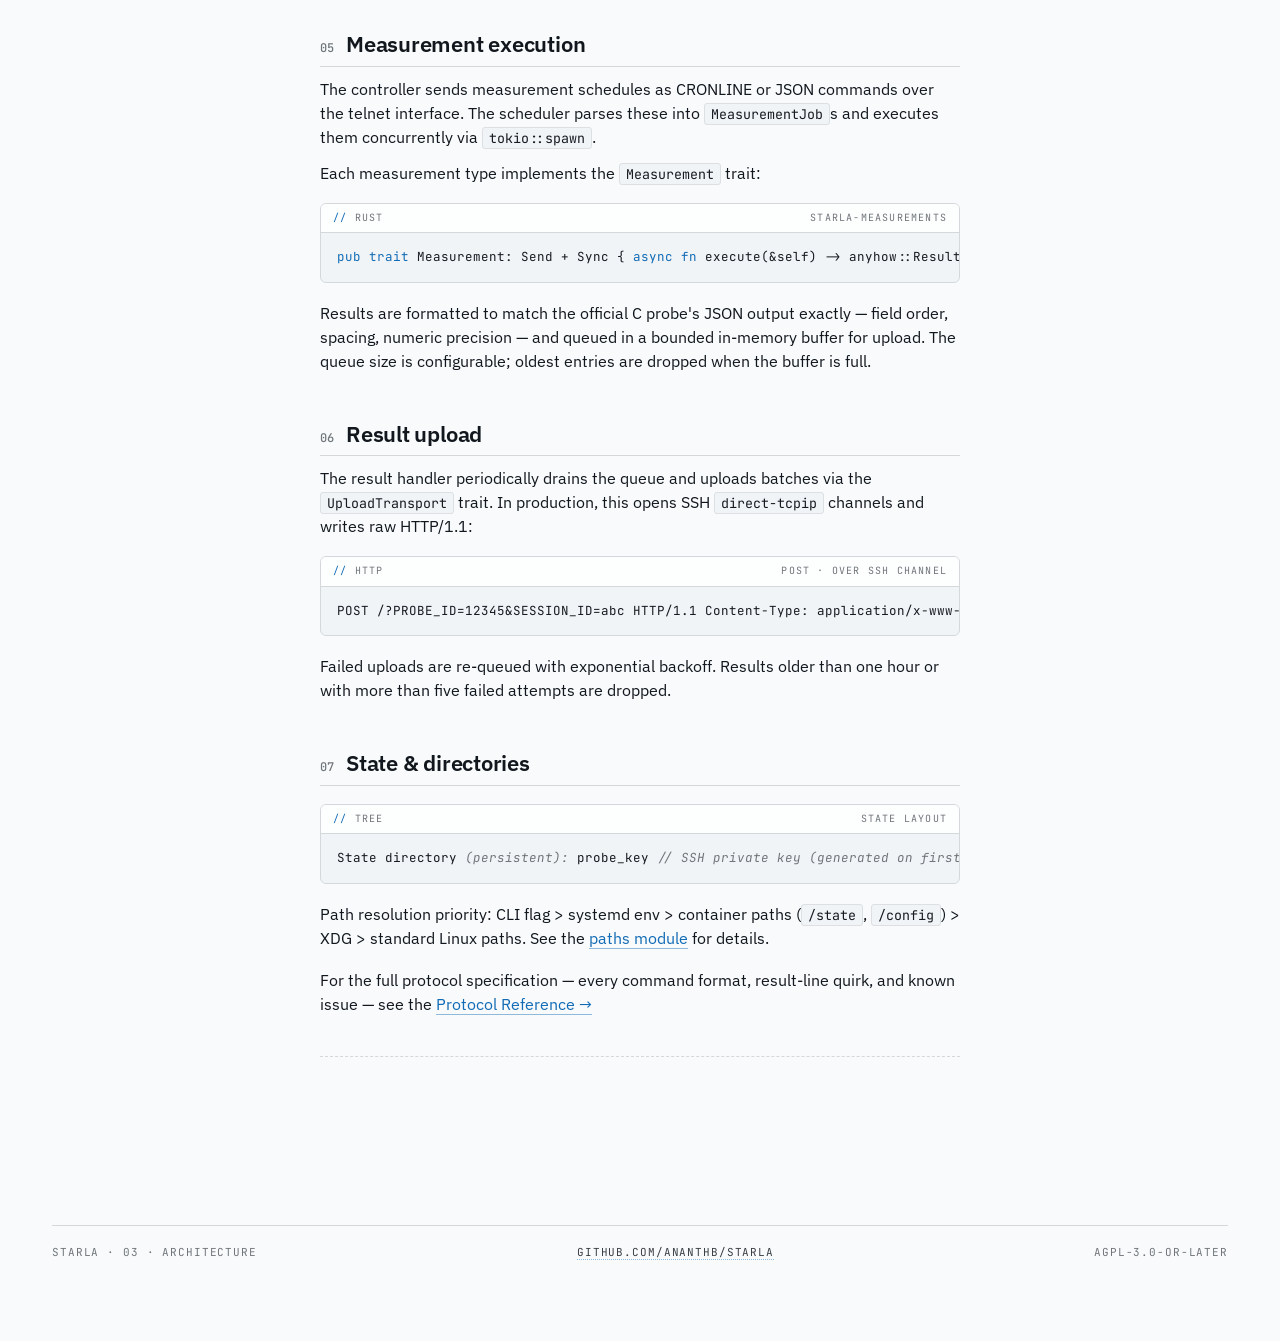
<file: doc/es/architecture.html>
<!DOCTYPE html>
<html lang="es" dir="ltr">
<head>
<meta charset="utf-8">
<meta name="viewport" content="width=device-width, initial-scale=1">
<title>Architecture — starla</title>
<link rel="icon" type="image/png" href="../logo.png">
<link rel="stylesheet" href="../style.css">
<script>
  (function(){
    try {
      var t = localStorage.getItem('starla-theme');
      if (t === 'dark' || t === 'light') document.documentElement.setAttribute('data-theme', t);
    } catch(e) {}
  })();
</script>
</head>
<body>
<div class="shell">

  <header class="mast">
    <a class="brand" href="index.html">
      <img src="../logo.png" alt="">
      <span class="word">starla</span>
    </a>
    <div class="meta">
      <span id="mastVersion">v0.3.1</span> <span>AGPL-3.0</span> <span>rust 2024</span>
      <button class="theme-toggle" type="button" id="themeToggle" aria-label="Toggle theme"><span class="glyph" aria-hidden="true">◐</span><span class="theme-label">auto</span></button>
    </div>
  </header>

  <aside class="rail-l">
    <div class="rail-label">Pages</div>
    <ul class="toc">
      <li><span class="num">01</span><a href="index.html">Overview</a></li>
      <li><span class="num">02</span><a href="install.html">Install &amp; run</a></li>
      <li><span class="num">03</span><a class="current" href="architecture.html">Architecture</a></li>
      <li><span class="num">04</span><a href="protocol.html">Protocol</a></li>
      <li><span class="num">05</span><a href="verify.html">Verify</a></li>
      <li><span class="num">06</span><a href="../api/starla_common/index.html">API docs</a></li>
      <li><span class="num">↗</span><a href="https://github.com/ananthb/starla">Source</a></li>
    </ul>

    <div class="rail-label" style="margin-top:32px">On this page</div>
    <ul class="toc">
      <li><a href="#overview">Overview</a></li>
      <li><a href="#flow">Connection flow</a></li>
      <li><a href="#ports">No local ports</a></li>
      <li><a href="#crates">Crate structure</a></li>
      <li><a href="#exec">Execution</a></li>
      <li><a href="#upload">Result upload</a></li>
      <li><a href="#state">State &amp; dirs</a></li>
    </ul>
  </aside>

  <main class="content">

    <p class="crumb"><a href="index.html">← starla</a> <span>·</span> 03</p>
    <p class="eyebrow">03 · architecture</p>
    <h1 class="display">Architecture.</h1>
    <p class="lede">
      How starla connects to the RIPE Atlas controller infrastructure, where the data flows, and which Rust crate owns which slice of the pipeline.
    </p>

    <section id="overview">
      <h2 class="section"><span class="num">01</span>Overview</h2>
      <p>One probe, one outbound SSH connection, one in-memory queue, one upload channel per batch.</p>

      <div class="ascii">RIPE Atlas Infrastructure starla Probe ======================== ============ Registration Server +---------------------------------+ (reg-05/reg-06.prod:443) | | | | +----------+ +-----------+ | | 1. SSH INIT | | Telnet | | Scheduler | | | (get controller) | | Parser |--->| (tokio) | | v | +----^-----+ +-----+-----+ | | | | | Controller | | +-----v-----+ | (ctr-*.atlas:443) | | | Measure- | | | | | | ments | | | 2. SSH INIT | | | ping,dns, | | | (get session) | | | trace,... | | | | | +-----+-----+ | | 3. SSH KEEP | | | | | (long-lived) | | +-----v-----+ | | | | | Result | | +--[ reverse tunnel ]------------|-------+ | Queue | | | forwarded-tcpip | | in memory | | | (measurement commands) | +-----+-----+ | | | | | +--[ direct-tcpip ]&lt;-------------|------------------------+ | channel per upload | HTTP POST over SSH channel | (result uploads) | | +---------------------------------+</div>
    </section>

    <section id="flow">
      <h2 class="section"><span class="num">02</span>Connection flow</h2>

      <ol>
        <li><strong>Registration.</strong> starla SSHes to a registration server (e.g. <code>reg-05.prod.atlas.ripe.net:443</code>), runs <code>INIT</code> with probe identity on stdin, and receives a controller assignment.</li>
        <li><strong>Controller INIT.</strong> Connects to the assigned controller via SSH, sends another <code>INIT</code> (no stdin), and receives a <code>SESSION_ID</code> + <code>REMOTE_PORT</code>.</li>
        <li><strong>KEEP session.</strong> Opens a long-lived SSH connection running the <code>KEEP</code> command. This connection carries both measurement commands (inbound) and result uploads (outbound).</li>
      </ol>
    </section>

    <section id="ports">
      <h2 class="section"><span class="num">03</span>No local ports</h2>
      <p>All communication flows through the SSH tunnel; starla binds no local TCP ports.</p>

      <ul>
        <li><strong>Measurement commands</strong> arrive via SSH reverse tunnel (<code>forwarded-tcpip</code>). The SSH handler pipes them straight to the telnet command parser through an in-process <code>DuplexStream</code> bridge.</li>
        <li><strong>Result uploads</strong> go out via SSH <code>direct-tcpip</code> channels. Each upload opens a fresh channel to <code>127.0.0.1:8080</code> on the controller side and writes a raw HTTP/1.1 <code>POST</code> with the measurement results.</li>
      </ul>

      <p class="spec">One outbound socket. No listeners. No exposed surface.</p>
    </section>

    <section id="crates">
      <h2 class="section"><span class="num">04</span>Crate structure</h2>

      <table>
        <thead><tr><th>Crate</th><th>Role</th></tr></thead>
        <tbody>
          <tr><td><code>starla-probe</code></td><td>Main binary; orchestrates everything.</td></tr>
          <tr><td><code>starla-common</code></td><td>Shared types, config, paths, logging.</td></tr>
          <tr><td><code>starla-controller</code></td><td>SSH connection, telnet parser, channel streams.</td></tr>
          <tr><td><code>starla-measurements</code></td><td>Ping, DNS, traceroute, HTTP, TLS, NTP implementations.</td></tr>
          <tr><td><code>starla-scheduler</code></td><td>Measurement scheduling and concurrent execution.</td></tr>
          <tr><td><code>starla-results</code></td><td>Result formatting, in-memory upload queue, upload transport.</td></tr>
          <tr><td><code>starla-network</code></td><td>Raw sockets, source address detection.</td></tr>
          <tr><td><code>starla-metrics</code></td><td>Prometheus metrics export (optional).</td></tr>
        </tbody>
      </table>
    </section>

    <section id="exec">
      <h2 class="section"><span class="num">05</span>Measurement execution</h2>
      <p>The controller sends measurement schedules as CRONLINE or JSON commands over the telnet interface. The scheduler parses these into <code>MeasurementJob</code>s and executes them concurrently via <code>tokio::spawn</code>.</p>

      <p>Each measurement type implements the <code>Measurement</code> trait:</p>

      <pre><div class="pre-head"><span class="lang">rust</span><span>starla-measurements</span></div><div class="pre-body"><code><span class="k">pub trait</span> Measurement: Send + Sync { <span class="k">async fn</span> execute(&amp;self) -&gt; anyhow::Result&lt;MeasurementResult&gt;; }</code></div></pre>

      <p>Results are formatted to match the official C probe's JSON output exactly — field order, spacing, numeric precision — and queued in a bounded in-memory buffer for upload. The queue size is configurable; oldest entries are dropped when the buffer is full.</p>
    </section>

    <section id="upload">
      <h2 class="section"><span class="num">06</span>Result upload</h2>
      <p>The result handler periodically drains the queue and uploads batches via the <code>UploadTransport</code> trait. In production, this opens SSH <code>direct-tcpip</code> channels and writes raw HTTP/1.1:</p>

      <pre><div class="pre-head"><span class="lang">http</span><span>POST · over SSH channel</span></div><div class="pre-body"><code>POST /?PROBE_ID=12345&amp;SESSION_ID=abc HTTP/1.1 Content-Type: application/x-www-form-urlencoded P_TO_C_REPORT RESULT { <span class="s">"id"</span>:<span class="s">"1001"</span>, <span class="s">"fw"</span>:5130, ... } RESULT { <span class="s">"id"</span>:<span class="s">"1002"</span>, <span class="s">"fw"</span>:5130, ... } SESSION_ID abc</code></div></pre>

      <p>Failed uploads are re-queued with exponential backoff. Results older than one hour or with more than five failed attempts are dropped.</p>
    </section>

    <section id="state">
      <h2 class="section"><span class="num">07</span>State &amp; directories</h2>

      <pre><div class="pre-head"><span class="lang">tree</span><span>state layout</span></div><div class="pre-body"><code>State directory <span class="c">(persistent):</span> probe_key <span class="c">// SSH private key (generated on first run)</span> probe_key.pub <span class="c">// SSH public key (register at atlas.ripe.net)</span> probe_id <span class="c">// assigned probe ID</span> known_hosts <span class="c">// controller SSH host keys (TOFU)</span> Runtime directory <span class="c">(ephemeral):</span> starla.sock <span class="c">// status socket for tray-app communication</span></code></div></pre>

      <p>Path resolution priority: CLI flag &gt; systemd env &gt; container paths (<code>/state</code>, <code>/config</code>) &gt; XDG &gt; standard Linux paths. See the <a href="../api/starla_common/paths/index.html">paths module</a> for details.</p>

      <p style="margin-top:18px">For the full protocol specification — every command format, result-line quirk, and known issue — see the <a href="protocol.html">Protocol Reference →</a></p>
    </section>

    <hr class="divider">

  </main>

  <aside class="rail-r">
    <div class="rail-block">
      <div class="rail-label">Wire</div>
      <dl>
        <dt>Transport</dt><dd>SSH (russh)</dd>
        <dt>Inbound</dt><dd>reverse tunnel</dd>
        <dt>Outbound</dt><dd>direct-tcpip</dd>
        <dt>Format</dt><dd>HTTP/1.1 POST</dd>
        <dt>Cadence</dt><dd>60s</dd>
      </dl>
    </div>

    <div class="rail-block">
      <div class="rail-label">Runtime</div>
      <dl>
        <dt>Async</dt><dd>tokio</dd>
        <dt>Concurrency</dt><dd>tokio::spawn</dd>
        <dt>Queue</dt><dd>in-memory · bounded</dd>
        <dt>Drop policy</dt><dd>oldest first</dd>
      </dl>
    </div>

    <div class="rail-block">
      <div class="rail-label">See also</div>
      <ul class="toc">
        <li><a href="protocol.html">Protocol Reference</a></li>
        <li><a href="../api/starla_common/index.html">API Docs</a></li>
      </ul>
    </div>
  </aside>

  <footer>
    <span>starla · 03 · architecture</span> <span><a href="https://github.com/ananthb/starla">github.com/ananthb/starla</a></span> <span>AGPL-3.0-or-later</span>
  </footer>

</div>

<script>
  (function(){
    var btn = document.getElementById('themeToggle');
    if (!btn) return;
    var glyph = btn.querySelector('.glyph');
    var label = btn.querySelector('.theme-label');
    var states = ['auto','light','dark'];
    var glyphs = { auto: '◐', light: '☀', dark: '☾' };
    function current() {
      var t = document.documentElement.getAttribute('data-theme');
      return (t === 'light' || t === 'dark') ? t : 'auto';
    }
    function render(state) {
      glyph.textContent = glyphs[state];
      label.textContent = state;
    }
    render(current());
    btn.addEventListener('click', function(){
      var i = states.indexOf(current());
      var next = states[(i + 1) % states.length];
      if (next === 'auto') {
        document.documentElement.removeAttribute('data-theme');
        try { localStorage.removeItem('starla-theme'); } catch(e){}
      } else {
        document.documentElement.setAttribute('data-theme', next);
        try { localStorage.setItem('starla-theme', next); } catch(e){}
      }
      render(next);
    });
  })();
</script>

<script>
  (function(){
    var mast = document.getElementById('mastVersion');
    if (!mast) return;
    fetch('https://api.github.com/repos/ananthb/starla/releases/latest', {
      headers: { 'Accept': 'application/vnd.github+json' }
    })
      .then(function(r){ if (!r.ok) throw new Error('http ' + r.status); return r.json(); })
      .then(function(rel){ if (rel.tag_name) mast.textContent = rel.tag_name; })
      .catch(function(){});
  })();
</script>
</body>
</html>
</file>
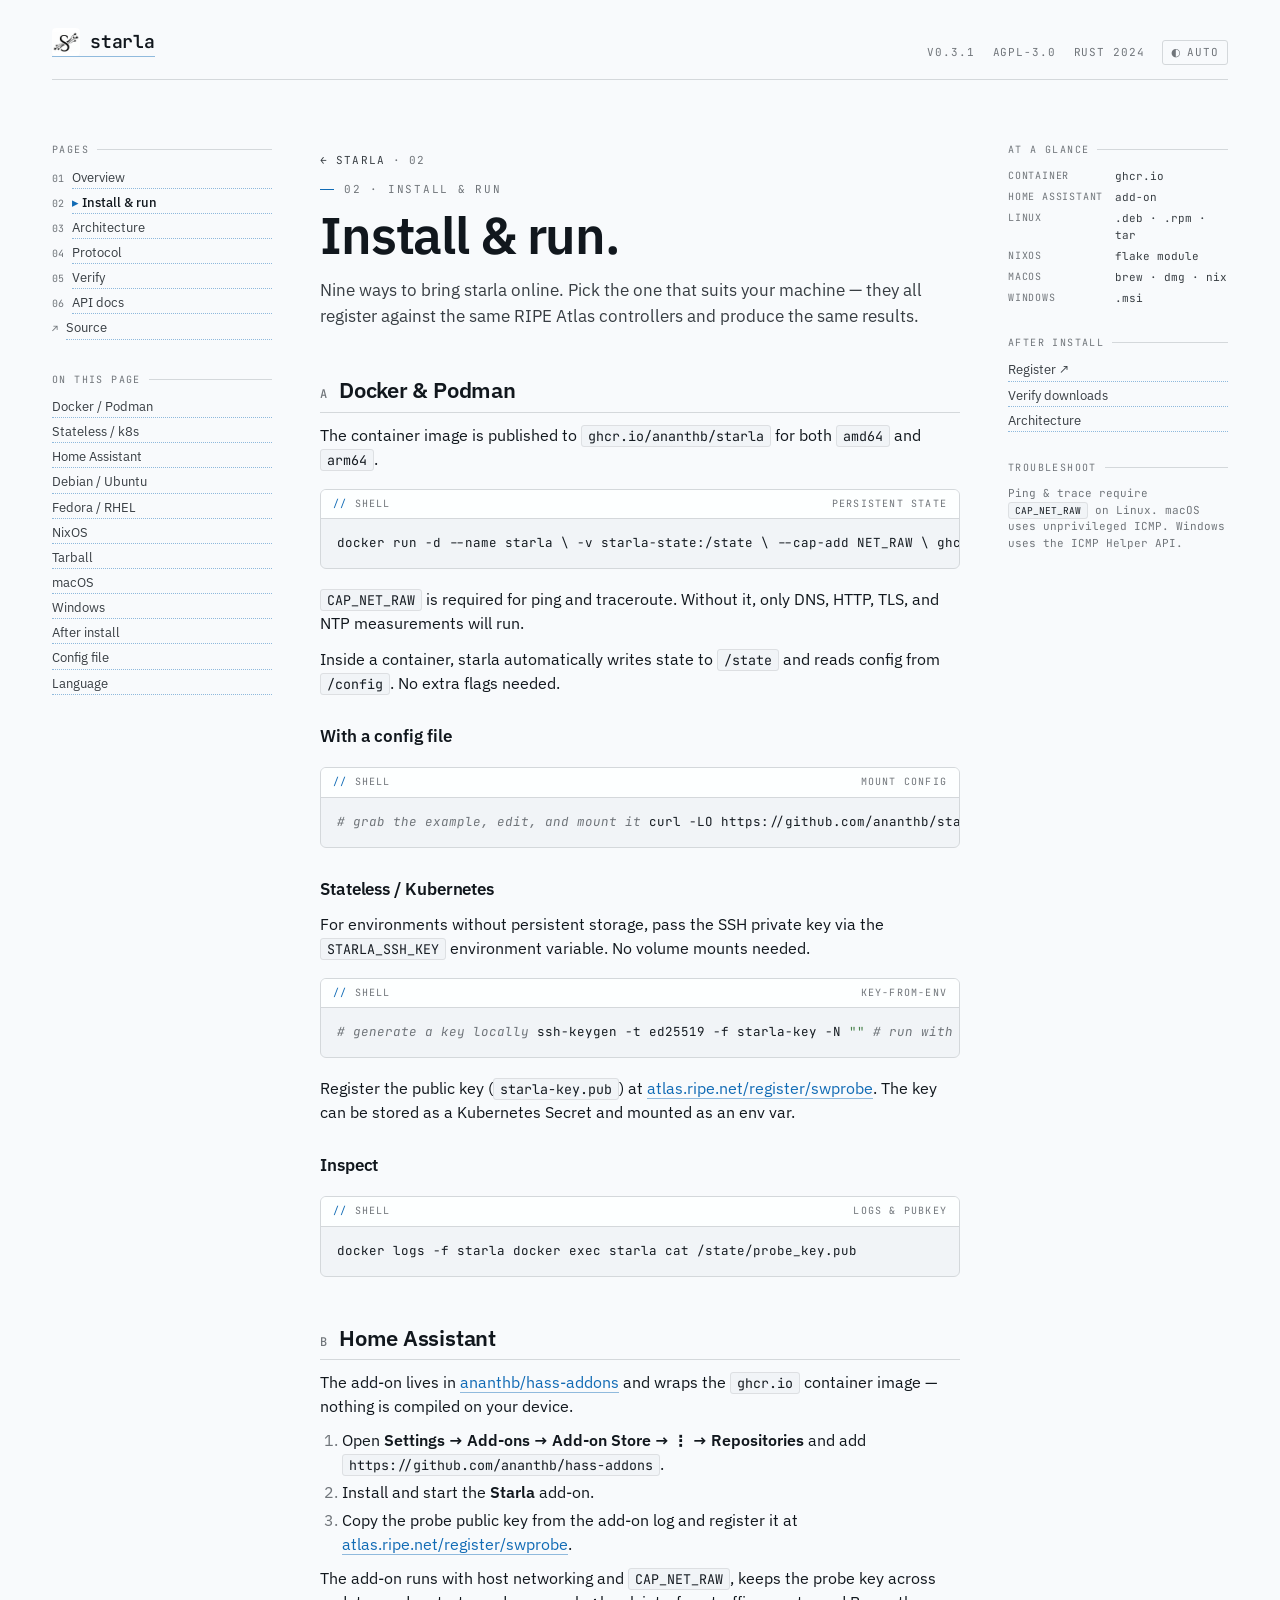
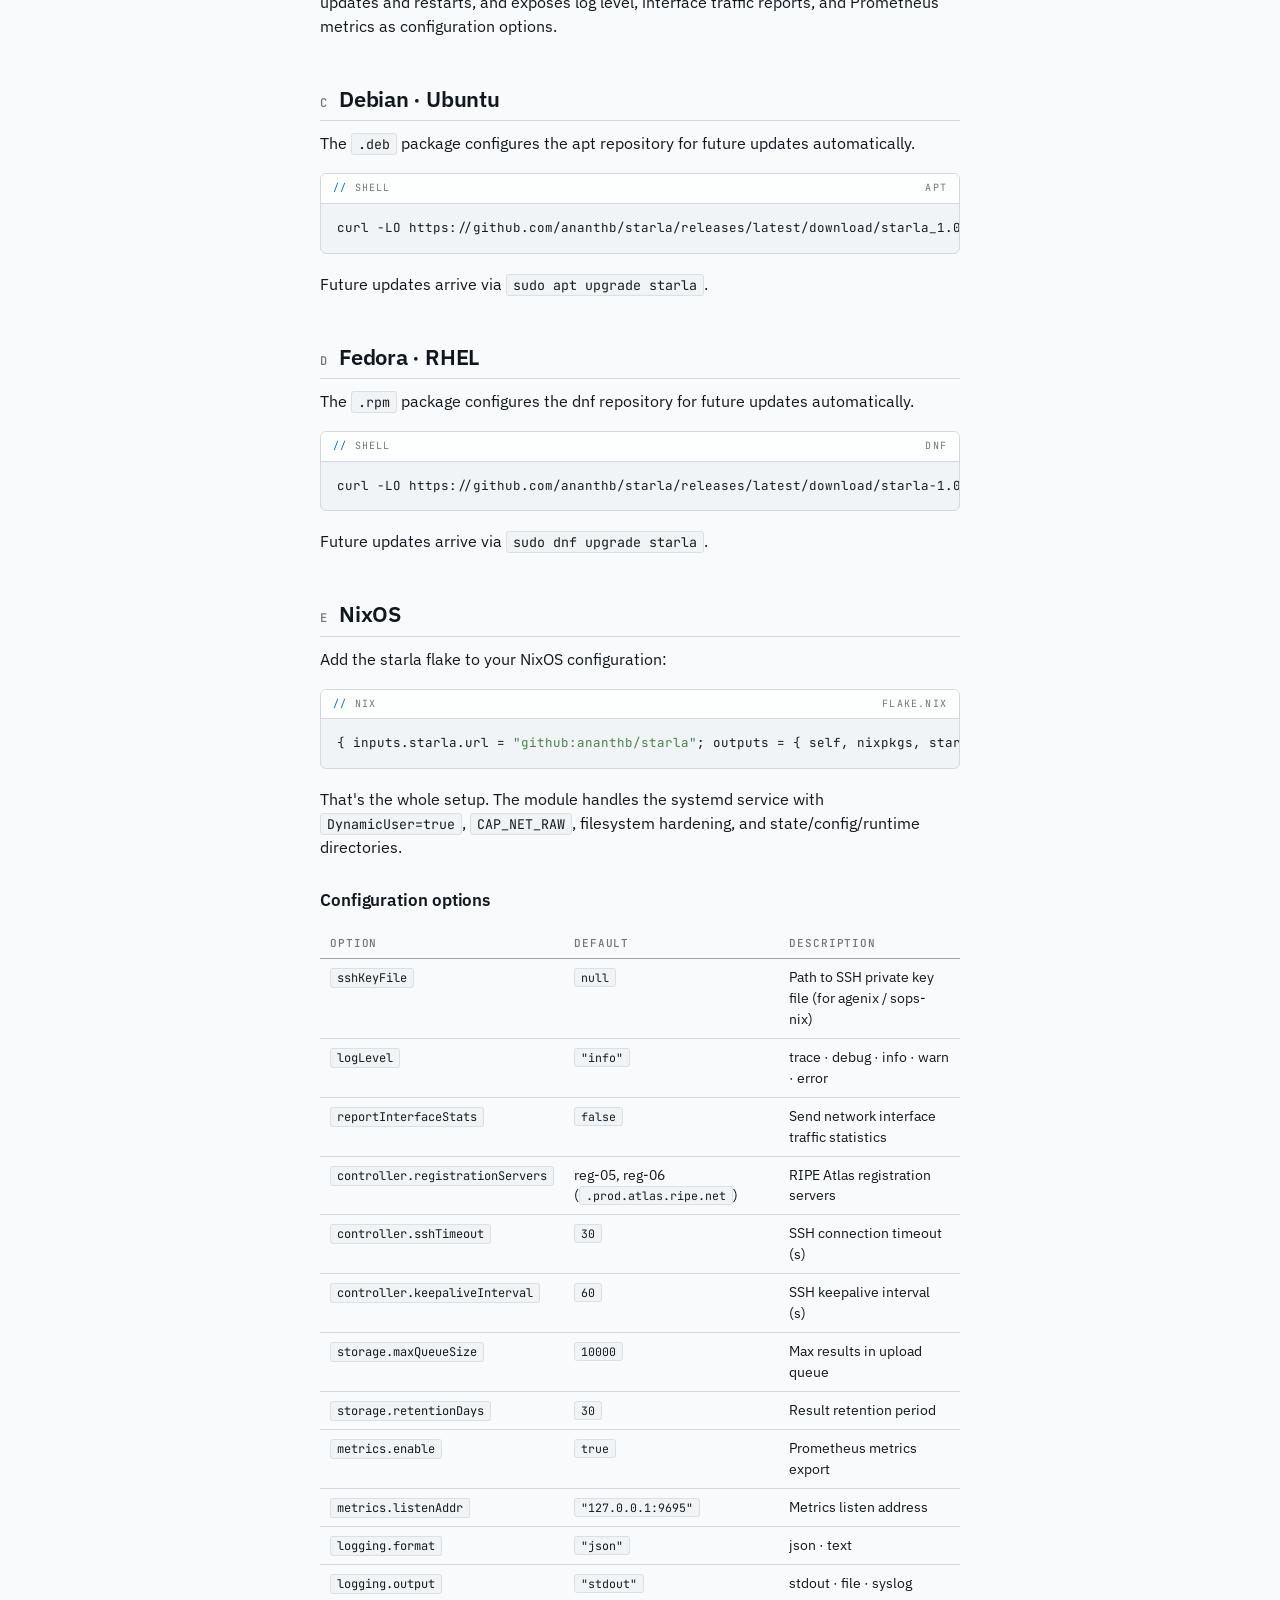
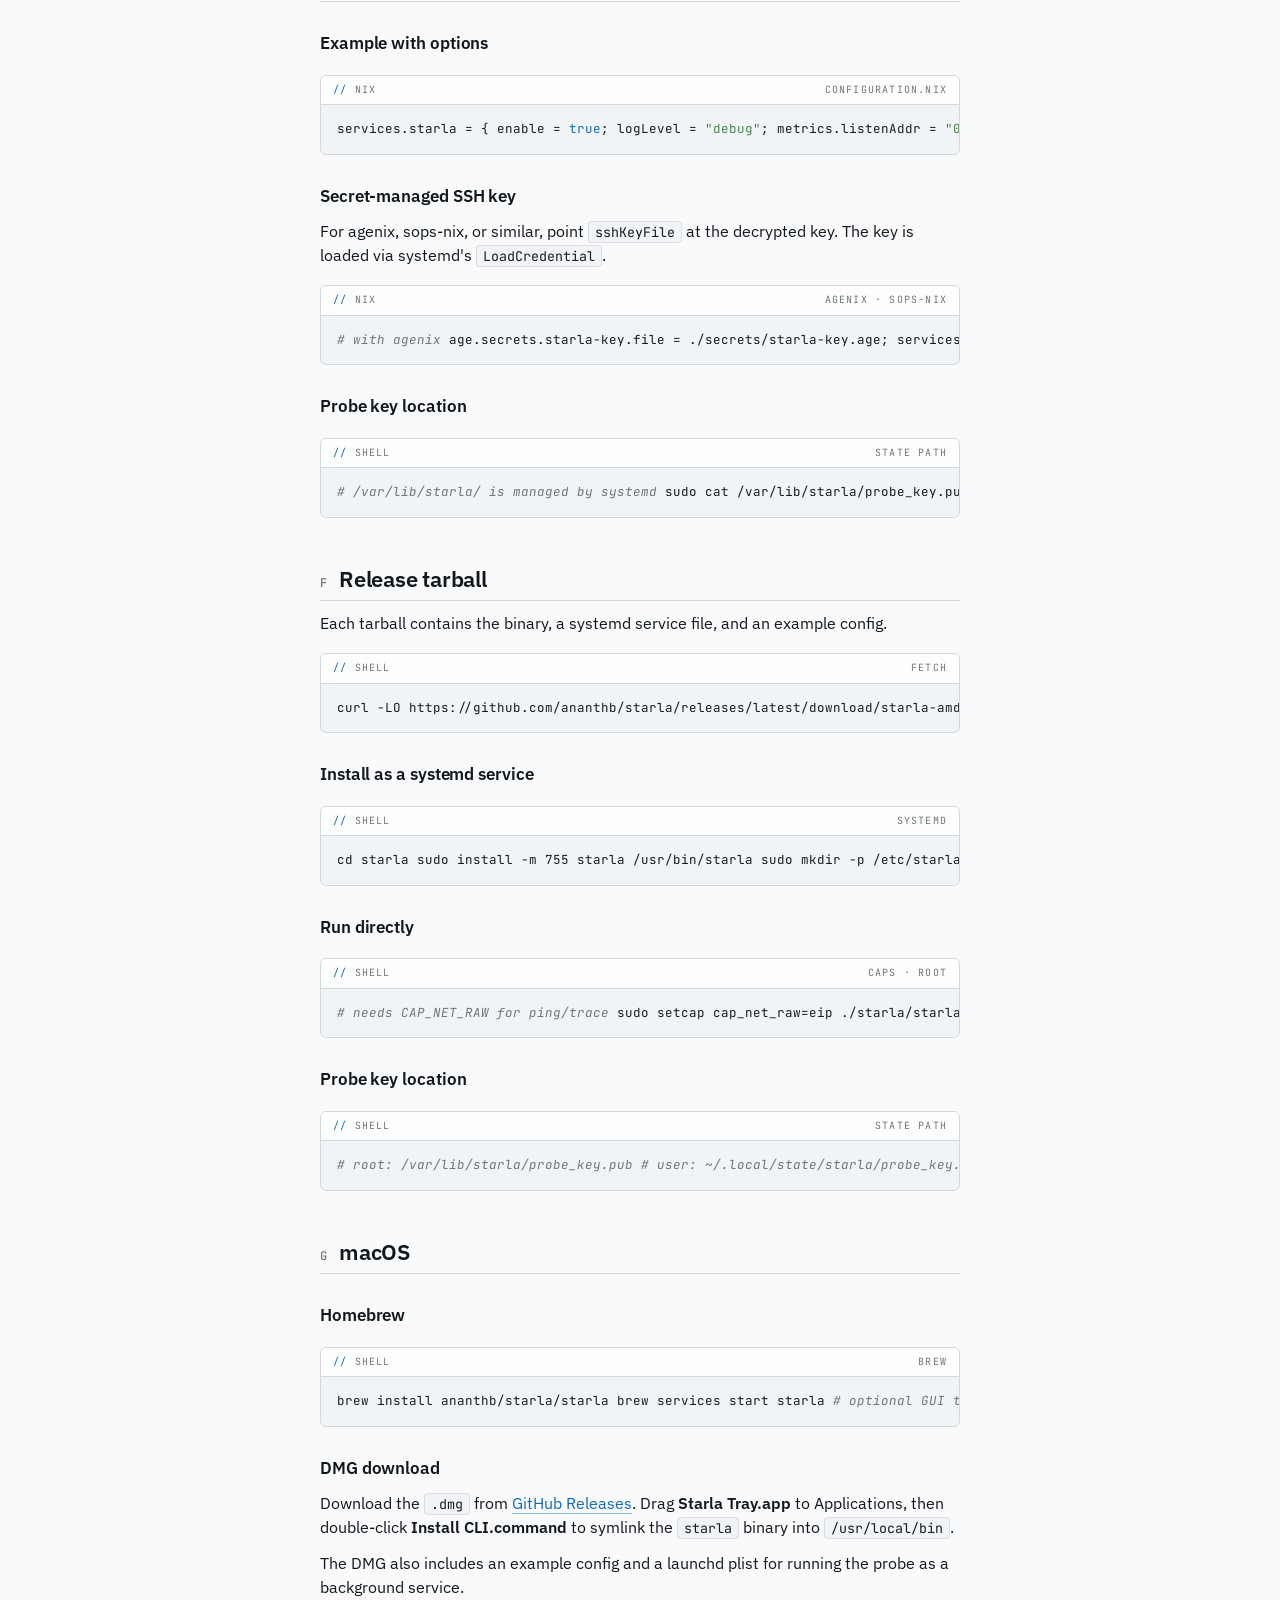
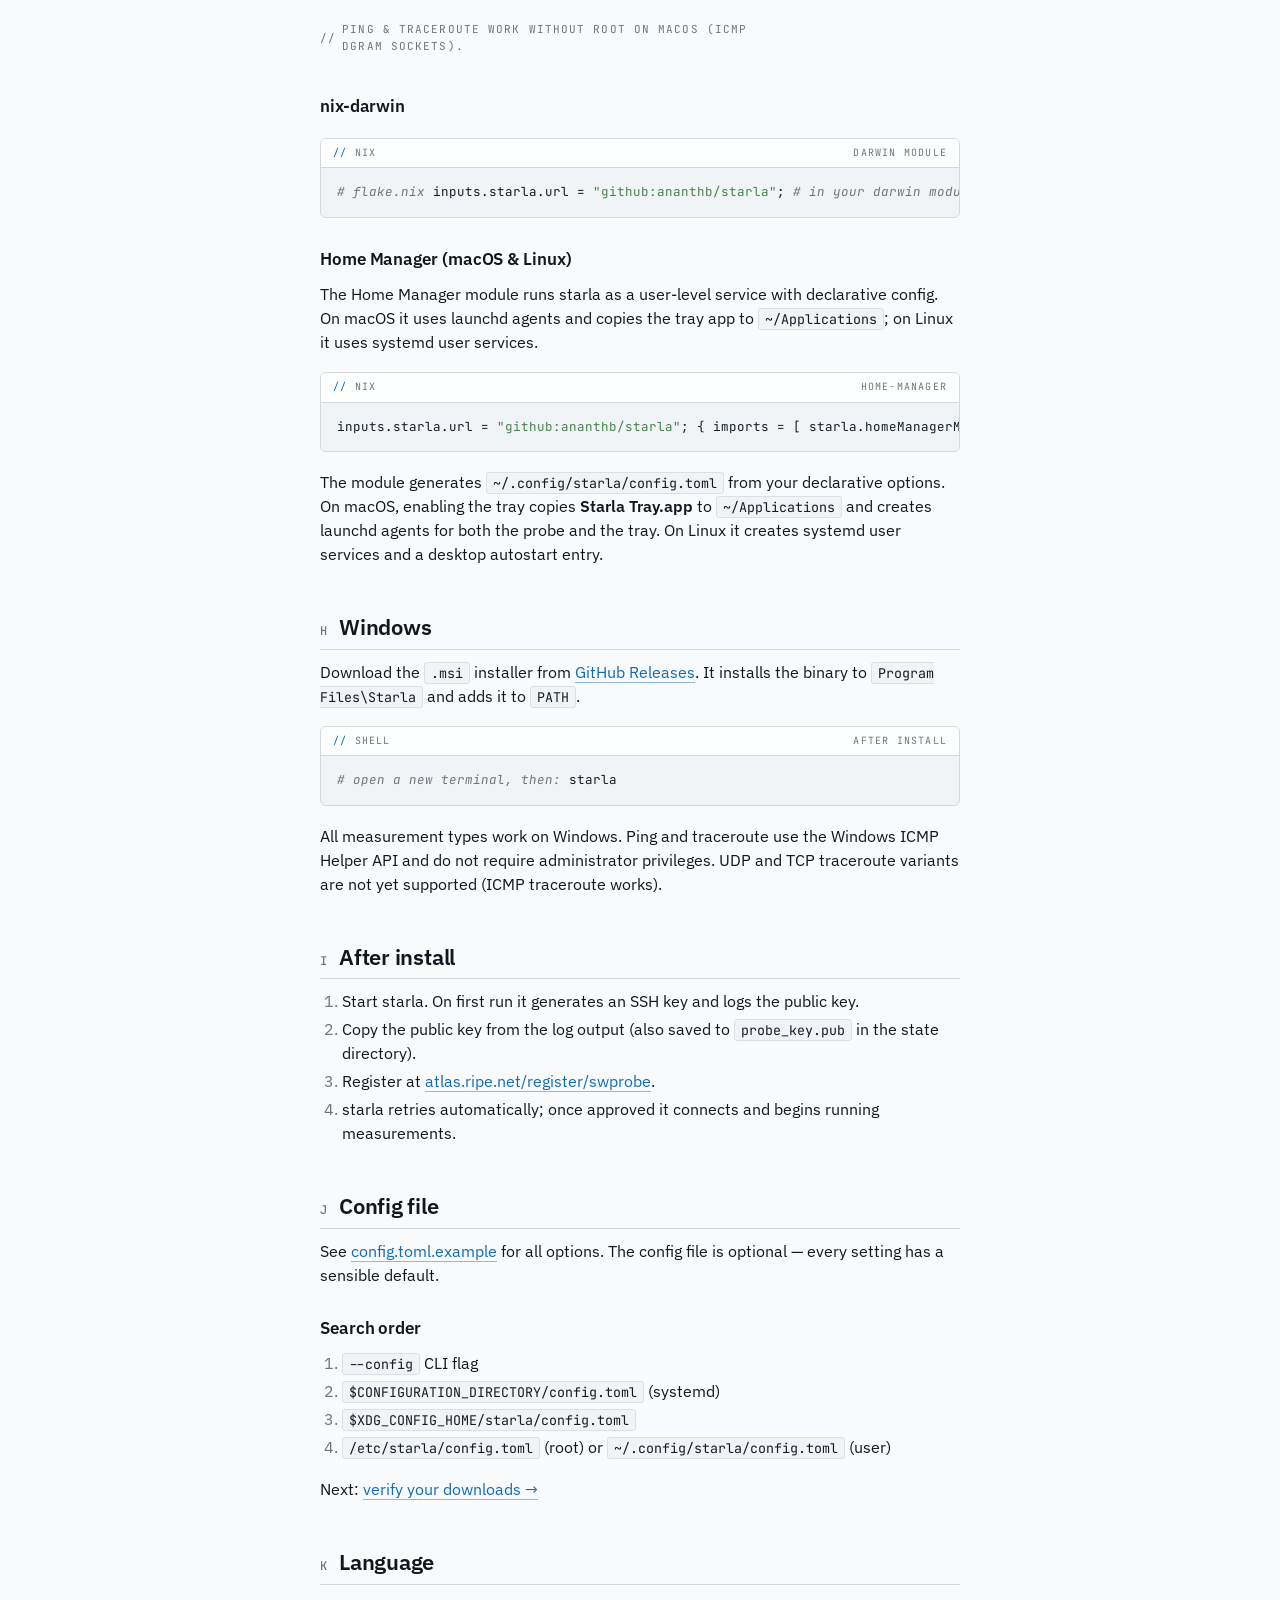
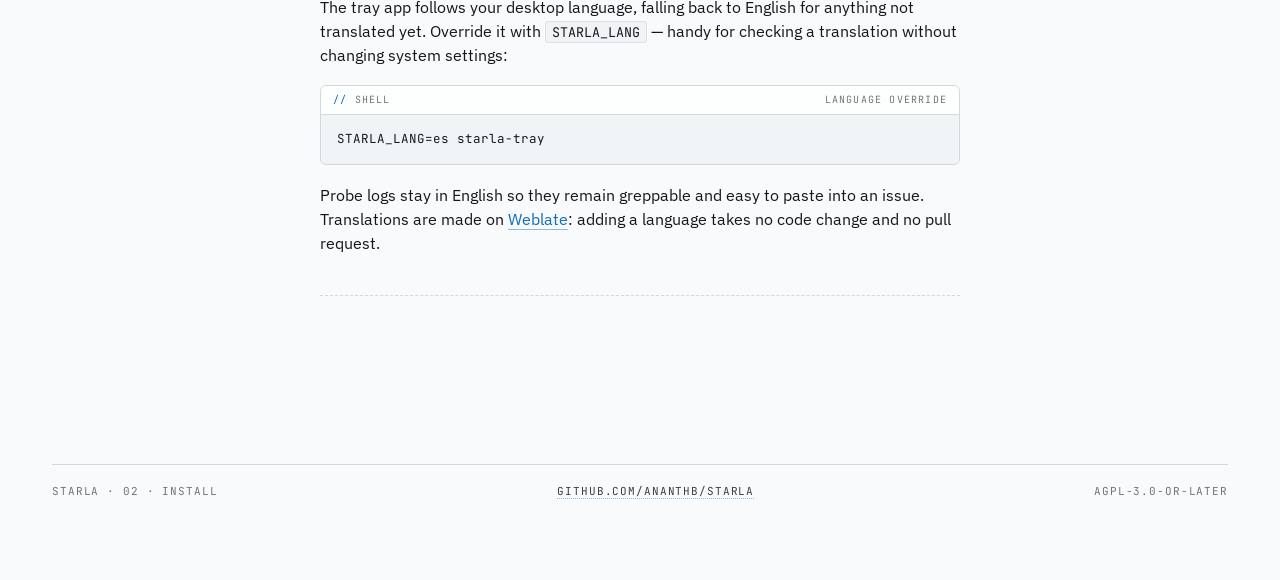
<file: doc/es/install.html>
<!DOCTYPE html>
<html lang="es" dir="ltr">
<head>
<meta charset="utf-8">
<meta name="viewport" content="width=device-width, initial-scale=1">
<title>Install &amp; Run — starla</title>
<link rel="icon" type="image/png" href="../logo.png">
<link rel="stylesheet" href="../style.css">
<script>
  (function(){
    try {
      var t = localStorage.getItem('starla-theme');
      if (t === 'dark' || t === 'light') document.documentElement.setAttribute('data-theme', t);
    } catch(e) {}
  })();
</script>
</head>
<body>
<div class="shell">

  <header class="mast">
    <a class="brand" href="index.html">
      <img src="../logo.png" alt="">
      <span class="word">starla</span>
    </a>
    <div class="meta">
      <span id="mastVersion">v0.3.1</span> <span>AGPL-3.0</span> <span>rust 2024</span>
      <button class="theme-toggle" type="button" id="themeToggle" aria-label="Toggle theme"><span class="glyph" aria-hidden="true">◐</span><span class="theme-label">auto</span></button>
    </div>
  </header>

  <aside class="rail-l">
    <div class="rail-label">Pages</div>
    <ul class="toc">
      <li><span class="num">01</span><a href="index.html">Overview</a></li>
      <li><span class="num">02</span><a class="current" href="install.html">Install &amp; run</a></li>
      <li><span class="num">03</span><a href="architecture.html">Architecture</a></li>
      <li><span class="num">04</span><a href="protocol.html">Protocol</a></li>
      <li><span class="num">05</span><a href="verify.html">Verify</a></li>
      <li><span class="num">06</span><a href="../api/starla_common/index.html">API docs</a></li>
      <li><span class="num">↗</span><a href="https://github.com/ananthb/starla">Source</a></li>
    </ul>

    <div class="rail-label" style="margin-top:32px">On this page</div>
    <ul class="toc">
      <li><a href="#docker">Docker / Podman</a></li>
      <li><a href="#k8s">Stateless / k8s</a></li>
      <li><a href="#ha">Home Assistant</a></li>
      <li><a href="#deb">Debian / Ubuntu</a></li>
      <li><a href="#rpm">Fedora / RHEL</a></li>
      <li><a href="#nixos">NixOS</a></li>
      <li><a href="#tar">Tarball</a></li>
      <li><a href="#mac">macOS</a></li>
      <li><a href="#win">Windows</a></li>
      <li><a href="#after">After install</a></li>
      <li><a href="#config">Config file</a></li>
      <li><a href="#language">Language</a></li>
    </ul>
  </aside>

  <main class="content">

    <p class="crumb"><a href="index.html">← starla</a> <span>·</span> 02</p>
    <p class="eyebrow">02 · install &amp; run</p>
    <h1 class="display">Install &amp; run.</h1>
    <p class="lede">
      Nine ways to bring starla online. Pick the one that suits your machine — they all register against the same RIPE Atlas controllers and produce the same results.
    </p>

    <section id="docker">
      <h2 class="section"><span class="num">A</span>Docker &amp; Podman</h2>
      <p>The container image is published to <code>ghcr.io/ananthb/starla</code> for both <code>amd64</code> and <code>arm64</code>.</p>

      <pre><div class="pre-head"><span class="lang">shell</span><span>persistent state</span></div><div class="pre-body"><code>docker run -d --name starla \ -v starla-state:/state \ --cap-add NET_RAW \ ghcr.io/ananthb/starla:latest</code></div></pre>

      <p><code>CAP_NET_RAW</code> is required for ping and traceroute. Without it, only DNS, HTTP, TLS, and NTP measurements will run.</p>
      <p>Inside a container, starla automatically writes state to <code>/state</code> and reads config from <code>/config</code>. No extra flags needed.</p>

      <h3>With a config file</h3>
      <pre><div class="pre-head"><span class="lang">shell</span><span>mount config</span></div><div class="pre-body"><code><span class="c"># grab the example, edit, and mount it</span> curl -LO https://github.com/ananthb/starla/releases/latest/download/config.toml.example cp config.toml.example config.toml docker run -d --name starla \ -v starla-state:/state \ -v $(pwd)/config.toml:/config/config.toml:ro \ --cap-add NET_RAW \ ghcr.io/ananthb/starla:latest</code></div></pre>

      <h3 id="k8s">Stateless / Kubernetes</h3>
      <p>For environments without persistent storage, pass the SSH private key via the <code>STARLA_SSH_KEY</code> environment variable. No volume mounts needed.</p>

      <pre><div class="pre-head"><span class="lang">shell</span><span>key-from-env</span></div><div class="pre-body"><code><span class="c"># generate a key locally</span> ssh-keygen -t ed25519 -f starla-key -N <span class="s">""</span> <span class="c"># run with key in env (no persistent state)</span> docker run -d --name starla \ -e STARLA_SSH_KEY=<span class="s">"$(cat starla-key)"</span> \ --cap-add NET_RAW \ ghcr.io/ananthb/starla:latest</code></div></pre>

      <p>Register the public key (<code>starla-key.pub</code>) at <a href="https://atlas.ripe.net/register/swprobe/">atlas.ripe.net/register/swprobe</a>. The key can be stored as a Kubernetes Secret and mounted as an env var.</p>

      <h3>Inspect</h3>
      <pre><div class="pre-head"><span class="lang">shell</span><span>logs &amp; pubkey</span></div><div class="pre-body"><code>docker logs -f starla docker exec starla cat /state/probe_key.pub</code></div></pre>
    </section>

    <section id="ha">
      <h2 class="section"><span class="num">B</span>Home Assistant</h2>
      <p>The add-on lives in <a href="https://github.com/ananthb/hass-addons">ananthb/hass-addons</a> and wraps the <code>ghcr.io</code> container image — nothing is compiled on your device.</p>

      <ol>
        <li>Open <strong>Settings → Add-ons → Add-on Store → ⋮ → Repositories</strong> and add <code>https://github.com/ananthb/hass-addons</code>.</li>
        <li>Install and start the <strong>Starla</strong> add-on.</li>
        <li>Copy the probe public key from the add-on log and register it at <a href="https://atlas.ripe.net/register/swprobe/">atlas.ripe.net/register/swprobe</a>.</li>
      </ol>

      <p>The add-on runs with host networking and <code>CAP_NET_RAW</code>, keeps the probe key across updates and restarts, and exposes log level, interface traffic reports, and Prometheus metrics as configuration options.</p>
    </section>

    <section id="deb">
      <h2 class="section"><span class="num">C</span>Debian · Ubuntu</h2>
      <p>The <code>.deb</code> package configures the apt repository for future updates automatically.</p>

      <pre><div class="pre-head"><span class="lang">shell</span><span>apt</span></div><div class="pre-body"><code>curl -LO https://github.com/ananthb/starla/releases/latest/download/starla_1.0.0_amd64.deb sudo dpkg -i starla_*.deb sudo apt update <span class="c"># the filename carries the version; arm64: starla_1.0.0_arm64.deb</span> sudo systemctl enable --now starla</code></div></pre>

      <p>Future updates arrive via <code>sudo apt upgrade starla</code>.</p>
    </section>

    <section id="rpm">
      <h2 class="section"><span class="num">D</span>Fedora · RHEL</h2>
      <p>The <code>.rpm</code> package configures the dnf repository for future updates automatically.</p>

      <pre><div class="pre-head"><span class="lang">shell</span><span>dnf</span></div><div class="pre-body"><code>curl -LO https://github.com/ananthb/starla/releases/latest/download/starla-1.0.0-1.x86_64.rpm sudo dnf install ./starla*.rpm <span class="c"># the filename carries the version; aarch64: starla-1.0.0-1.aarch64.rpm</span> sudo systemctl enable --now starla</code></div></pre>

      <p>Future updates arrive via <code>sudo dnf upgrade starla</code>.</p>
    </section>

    <section id="nixos">
      <h2 class="section"><span class="num">E</span>NixOS</h2>
      <p>Add the starla flake to your NixOS configuration:</p>

      <pre><div class="pre-head"><span class="lang">nix</span><span>flake.nix</span></div><div class="pre-body"><code>{ inputs.starla.url = <span class="s">"github:ananthb/starla"</span>; outputs = { self, nixpkgs, starla, ... }: { nixosConfigurations.myhost = nixpkgs.lib.nixosSystem { modules = [ starla.nixosModules.default { services.starla.enable = <span class="k">true</span>; } ]; }; }; }</code></div></pre>

      <p>That's the whole setup. The module handles the systemd service with <code>DynamicUser=true</code>, <code>CAP_NET_RAW</code>, filesystem hardening, and state/config/runtime directories.</p>

      <h3>Configuration options</h3>

      <table>
        <thead><tr><th>Option</th><th>Default</th><th>Description</th></tr></thead>
        <tbody>
          <tr><td><code>sshKeyFile</code></td><td><code>null</code></td><td>Path to SSH private key file (for agenix / sops-nix)</td></tr>
          <tr><td><code>logLevel</code></td><td><code>"info"</code></td><td>trace · debug · info · warn · error</td></tr>
          <tr><td><code>reportInterfaceStats</code></td><td><code>false</code></td><td>Send network interface traffic statistics</td></tr>
          <tr><td><code>controller.registrationServers</code></td><td>reg-05, reg-06 (<code>.prod.atlas.ripe.net</code>)</td><td>RIPE Atlas registration servers</td></tr>
          <tr><td><code>controller.sshTimeout</code></td><td><code>30</code></td><td>SSH connection timeout (s)</td></tr>
          <tr><td><code>controller.keepaliveInterval</code></td><td><code>60</code></td><td>SSH keepalive interval (s)</td></tr>
          <tr><td><code>storage.maxQueueSize</code></td><td><code>10000</code></td><td>Max results in upload queue</td></tr>
          <tr><td><code>storage.retentionDays</code></td><td><code>30</code></td><td>Result retention period</td></tr>
          <tr><td><code>metrics.enable</code></td><td><code>true</code></td><td>Prometheus metrics export</td></tr>
          <tr><td><code>metrics.listenAddr</code></td><td><code>"127.0.0.1:9695"</code></td><td>Metrics listen address</td></tr>
          <tr><td><code>logging.format</code></td><td><code>"json"</code></td><td>json · text</td></tr>
          <tr><td><code>logging.output</code></td><td><code>"stdout"</code></td><td>stdout · file · syslog</td></tr>
        </tbody>
      </table>

      <h3>Example with options</h3>
      <pre><div class="pre-head"><span class="lang">nix</span><span>configuration.nix</span></div><div class="pre-body"><code>services.starla = { enable = <span class="k">true</span>; logLevel = <span class="s">"debug"</span>; metrics.listenAddr = <span class="s">"0.0.0.0:9695"</span>; storage.retentionDays = <span class="n">7</span>; };</code></div></pre>

      <h3>Secret-managed SSH key</h3>
      <p>For agenix, sops-nix, or similar, point <code>sshKeyFile</code> at the decrypted key. The key is loaded via systemd's <code>LoadCredential</code>.</p>

      <pre><div class="pre-head"><span class="lang">nix</span><span>agenix · sops-nix</span></div><div class="pre-body"><code><span class="c"># with agenix</span> age.secrets.starla-key.file = ./secrets/starla-key.age; services.starla = { enable = <span class="k">true</span>; sshKeyFile = config.age.secrets.starla-key.path; }; <span class="c"># with sops-nix</span> sops.secrets.starla-key = { }; services.starla = { enable = <span class="k">true</span>; sshKeyFile = config.sops.secrets.starla-key.path; };</code></div></pre>

      <h3>Probe key location</h3>
      <pre><div class="pre-head"><span class="lang">shell</span><span>state path</span></div><div class="pre-body"><code><span class="c"># /var/lib/starla/ is managed by systemd</span> sudo cat /var/lib/starla/probe_key.pub</code></div></pre>
    </section>

    <section id="tar">
      <h2 class="section"><span class="num">F</span>Release tarball</h2>
      <p>Each tarball contains the binary, a systemd service file, and an example config.</p>

      <pre><div class="pre-head"><span class="lang">shell</span><span>fetch</span></div><div class="pre-body"><code>curl -LO https://github.com/ananthb/starla/releases/latest/download/starla-amd64.tar.gz tar xzf starla-amd64.tar.gz <span class="c"># for arm64:</span> <span class="c"># curl -LO https://github.com/ananthb/starla/releases/latest/download/starla-arm64.tar.gz</span></code></div></pre>

      <h3>Install as a systemd service</h3>
      <pre><div class="pre-head"><span class="lang">shell</span><span>systemd</span></div><div class="pre-body"><code>cd starla sudo install -m 755 starla /usr/bin/starla sudo mkdir -p /etc/starla sudo install -m 644 config.toml.example /etc/starla/config.toml sudo install -m 644 starla.service /usr/lib/systemd/system/ sudo systemctl daemon-reload sudo systemctl enable --now starla</code></div></pre>

      <h3>Run directly</h3>
      <pre><div class="pre-head"><span class="lang">shell</span><span>caps · root</span></div><div class="pre-body"><code><span class="c"># needs CAP_NET_RAW for ping/trace</span> sudo setcap cap_net_raw=eip ./starla/starla ./starla/starla <span class="c"># or run as root</span> sudo ./starla/starla</code></div></pre>

      <h3>Probe key location</h3>
      <pre><div class="pre-head"><span class="lang">shell</span><span>state path</span></div><div class="pre-body"><code><span class="c"># root: /var/lib/starla/probe_key.pub</span> <span class="c"># user: ~/.local/state/starla/probe_key.pub</span> cat ~/.local/state/starla/probe_key.pub</code></div></pre>
    </section>

    <section id="mac">
      <h2 class="section"><span class="num">G</span>macOS</h2>

      <h3>Homebrew</h3>
      <pre><div class="pre-head"><span class="lang">shell</span><span>brew</span></div><div class="pre-body"><code>brew install ananthb/starla/starla brew services start starla <span class="c"># optional GUI tray applet</span> brew install --cask ananthb/starla/starla-tray</code></div></pre>

      <h3>DMG download</h3>
      <p>
        Download the <code>.dmg</code> from <a href="https://github.com/ananthb/starla/releases">GitHub Releases</a>. Drag <strong>Starla Tray.app</strong> to Applications, then double-click <strong>Install CLI.command</strong> to symlink the <code>starla</code> binary into <code>/usr/local/bin</code>.
      </p>

      <p>The DMG also includes an example config and a launchd plist for running the probe as a background service.</p>

      <p class="note-inline">Ping &amp; traceroute work without root on macOS (ICMP DGRAM sockets).</p>

      <h3>nix-darwin</h3>
      <pre><div class="pre-head"><span class="lang">nix</span><span>darwin module</span></div><div class="pre-body"><code><span class="c"># flake.nix</span> inputs.starla.url = <span class="s">"github:ananthb/starla"</span>; <span class="c"># in your darwin modules:</span> starla.darwinModules.default { services.starla.enable = <span class="k">true</span>; }</code></div></pre>

      <h3>Home Manager (macOS &amp; Linux)</h3>
      <p>The Home Manager module runs starla as a user-level service with declarative config. On macOS it uses launchd agents and copies the tray app to <code>~/Applications</code>; on Linux it uses systemd user services.</p>

      <pre><div class="pre-head"><span class="lang">nix</span><span>home-manager</span></div><div class="pre-body"><code>inputs.starla.url = <span class="s">"github:ananthb/starla"</span>; { imports = [ starla.homeManagerModules.default ]; services.starla = { enable = <span class="k">true</span>; logLevel = <span class="s">"info"</span>; tray.enable = <span class="k">true</span>; <span class="c"># install + auto-start the tray app</span> }; }</code></div></pre>

      <p>The module generates <code>~/.config/starla/config.toml</code> from your declarative options. On macOS, enabling the tray copies <strong>Starla Tray.app</strong> to <code>~/Applications</code> and creates launchd agents for both the probe and the tray. On Linux it creates systemd user services and a desktop autostart entry.</p>
    </section>

    <section id="win">
      <h2 class="section"><span class="num">H</span>Windows</h2>
      <p>Download the <code>.msi</code> installer from <a href="https://github.com/ananthb/starla/releases">GitHub Releases</a>. It installs the binary to <code>Program Files\Starla</code> and adds it to <code>PATH</code>.</p>

      <pre><div class="pre-head"><span class="lang">shell</span><span>after install</span></div><div class="pre-body"><code><span class="c"># open a new terminal, then:</span> starla</code></div></pre>

      <p>All measurement types work on Windows. Ping and traceroute use the Windows ICMP Helper API and do not require administrator privileges. UDP and TCP traceroute variants are not yet supported (ICMP traceroute works).</p>
    </section>

    <section id="after">
      <h2 class="section"><span class="num">I</span>After install</h2>

      <ol>
        <li>Start starla. On first run it generates an SSH key and logs the public key.</li>
        <li>Copy the public key from the log output (also saved to <code>probe_key.pub</code> in the state directory).</li>
        <li>Register at <a href="https://atlas.ripe.net/register/swprobe/">atlas.ripe.net/register/swprobe</a>.</li>
        <li>starla retries automatically; once approved it connects and begins running measurements.</li>
      </ol>
    </section>

    <section id="config">
      <h2 class="section"><span class="num">J</span>Config file</h2>
      <p>
        See <a href="https://github.com/ananthb/starla/blob/main/config.toml.example">config.toml.example</a> for all options. The config file is optional — every setting has a sensible default.
      </p>

      <h3>Search order</h3>
      <ol>
        <li><code>--config</code> CLI flag</li>
        <li><code>$CONFIGURATION_DIRECTORY/config.toml</code> (systemd)</li>
        <li><code>$XDG_CONFIG_HOME/starla/config.toml</code></li>
        <li><code>/etc/starla/config.toml</code> (root) or <code>~/.config/starla/config.toml</code> (user)</li>
      </ol>

      <p style="margin-top: 18px">Next: <a href="verify.html">verify your downloads →</a></p>
    </section>

    <section id="language">
      <h2 class="section"><span class="num">K</span>Language</h2>
      <p>
        The tray app follows your desktop language, falling back to English for anything not translated yet. Override it with <code>STARLA_LANG</code> — handy for checking a translation without changing system settings:
      </p>
      <pre><div class="pre-head"><span class="lang">shell</span><span>language override</span></div><div class="pre-body"><code>STARLA_LANG=es starla-tray</code></div></pre>
      <p>
        Probe logs stay in English so they remain greppable and easy to paste into an issue. Translations are made on <a href="https://hosted.weblate.org/engage/starla/">Weblate</a>: adding a language takes no code change and no pull request.
      </p>
    </section>

    <hr class="divider">

  </main>

  <aside class="rail-r">
    <div class="rail-block">
      <div class="rail-label">At a glance</div>
      <dl>
        <dt>Container</dt><dd>ghcr.io</dd>
        <dt>Home Assistant</dt><dd>add-on</dd>
        <dt>Linux</dt><dd>.deb · .rpm · tar</dd>
        <dt>NixOS</dt><dd>flake module</dd>
        <dt>macOS</dt><dd>brew · dmg · nix</dd>
        <dt>Windows</dt><dd>.msi</dd>
      </dl>
    </div>

    <div class="rail-block">
      <div class="rail-label">After install</div>
      <ul class="toc">
        <li><a href="https://atlas.ripe.net/register/swprobe/">Register ↗</a></li>
        <li><a href="verify.html">Verify downloads</a></li>
        <li><a href="architecture.html">Architecture</a></li>
      </ul>
    </div>

    <div class="rail-block">
      <div class="rail-label">Troubleshoot</div>
      <p style="font-family: var(--mono); font-size: 11px; color: var(--ink-mute); line-height: 1.5;">
        Ping &amp; trace require <code>CAP_NET_RAW</code> on Linux. macOS uses unprivileged ICMP. Windows uses the ICMP Helper API.
      </p>
    </div>
  </aside>

  <footer>
    <span>starla · 02 · install</span> <span><a href="https://github.com/ananthb/starla">github.com/ananthb/starla</a></span> <span>AGPL-3.0-or-later</span>
  </footer>

</div>

<script>
  (function(){
    var btn = document.getElementById('themeToggle');
    if (!btn) return;
    var glyph = btn.querySelector('.glyph');
    var label = btn.querySelector('.theme-label');
    var states = ['auto','light','dark'];
    var glyphs = { auto: '◐', light: '☀', dark: '☾' };
    function current() {
      var t = document.documentElement.getAttribute('data-theme');
      return (t === 'light' || t === 'dark') ? t : 'auto';
    }
    function render(state) {
      glyph.textContent = glyphs[state];
      label.textContent = state;
    }
    render(current());
    btn.addEventListener('click', function(){
      var i = states.indexOf(current());
      var next = states[(i + 1) % states.length];
      if (next === 'auto') {
        document.documentElement.removeAttribute('data-theme');
        try { localStorage.removeItem('starla-theme'); } catch(e){}
      } else {
        document.documentElement.setAttribute('data-theme', next);
        try { localStorage.setItem('starla-theme', next); } catch(e){}
      }
      render(next);
    });
  })();
</script>

<script>
  (function(){
    var mast = document.getElementById('mastVersion');
    if (!mast) return;
    fetch('https://api.github.com/repos/ananthb/starla/releases/latest', {
      headers: { 'Accept': 'application/vnd.github+json' }
    })
      .then(function(r){ if (!r.ok) throw new Error('http ' + r.status); return r.json(); })
      .then(function(rel){ if (rel.tag_name) mast.textContent = rel.tag_name; })
      .catch(function(){});
  })();
</script>
</body>
</html>
</file>
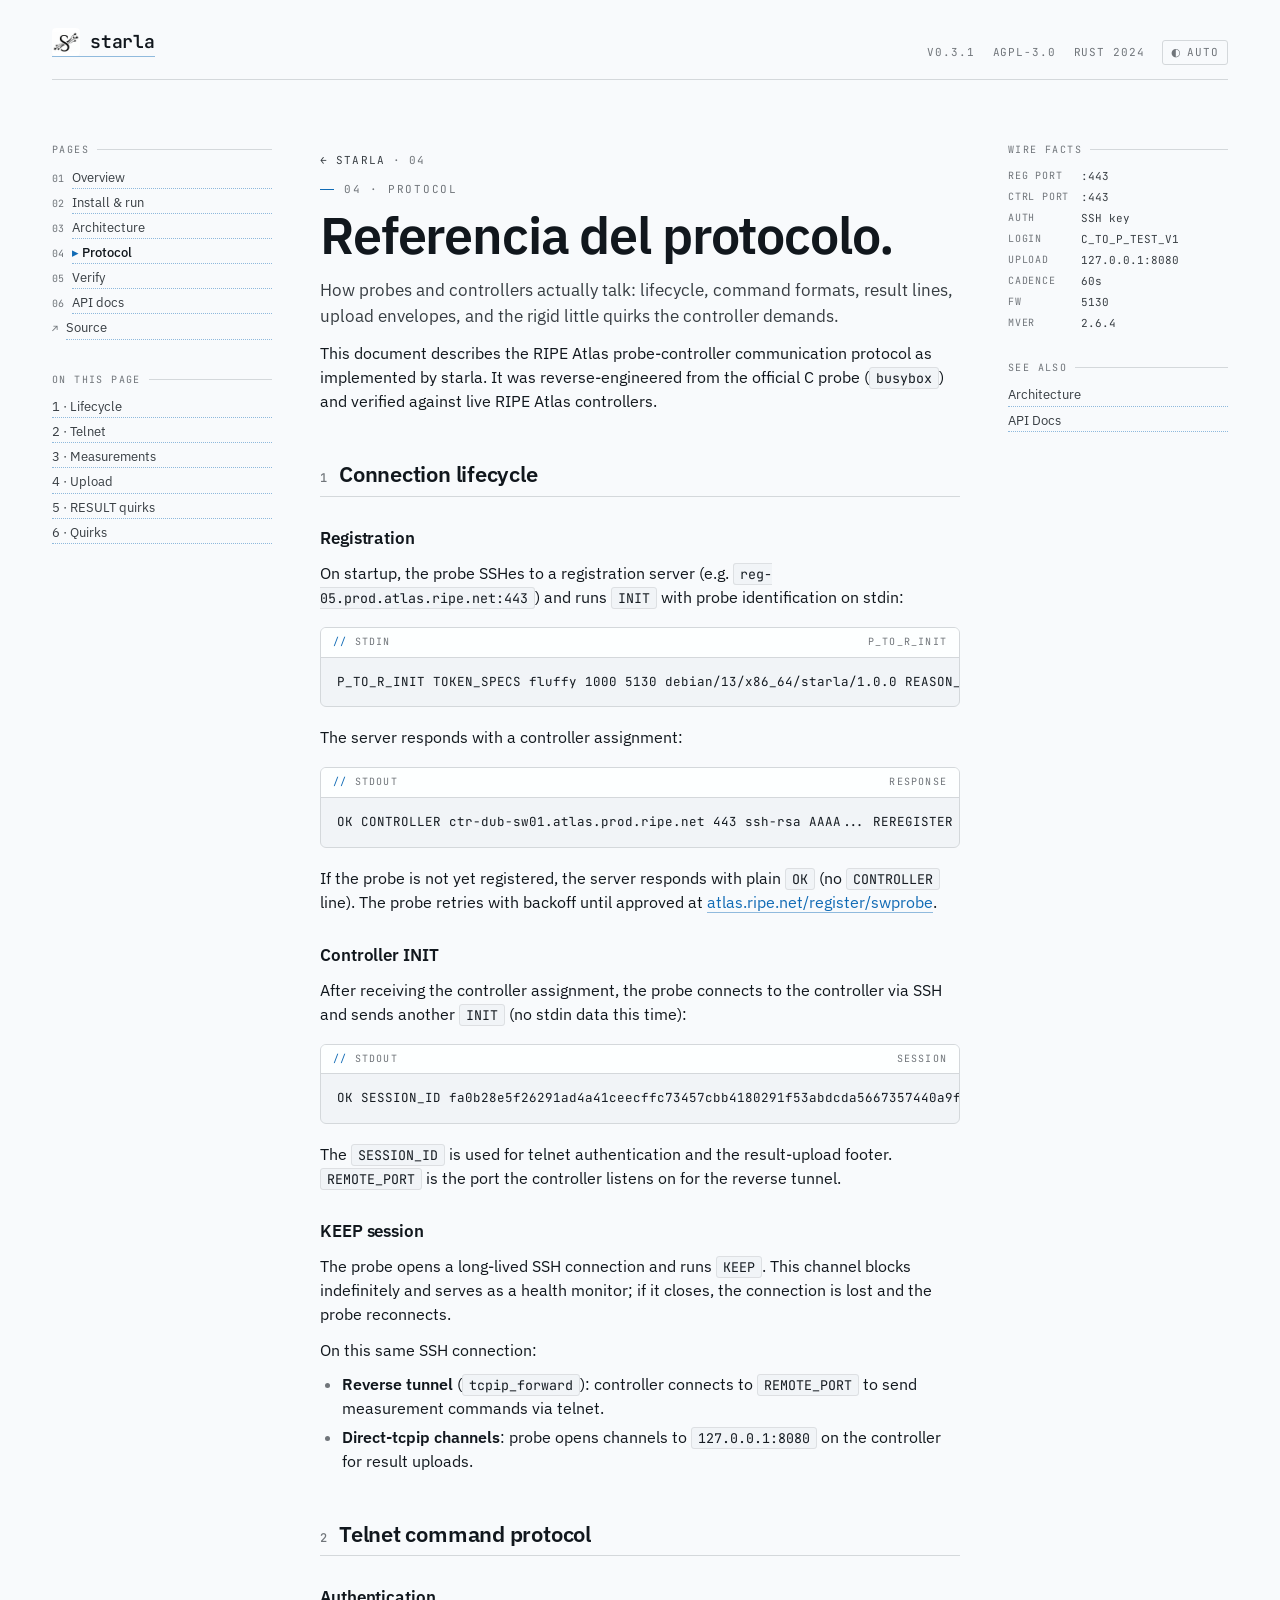
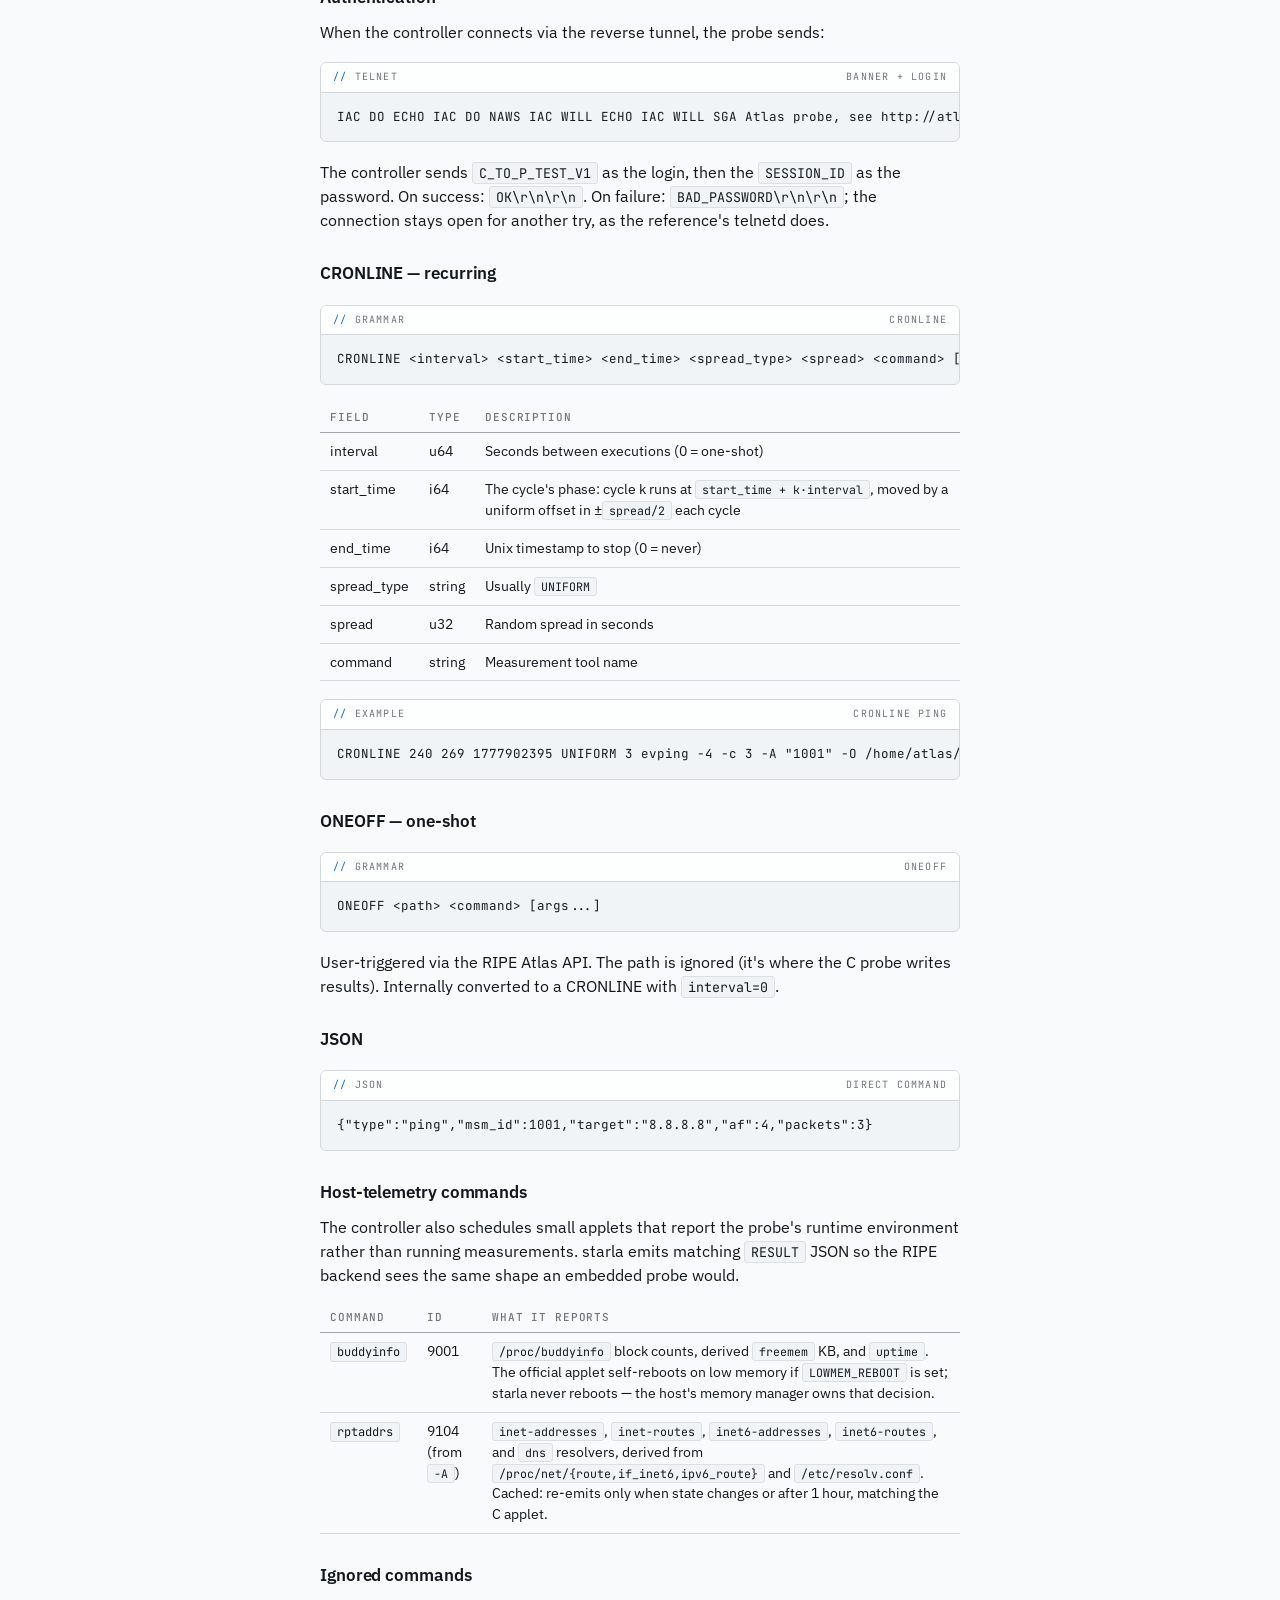
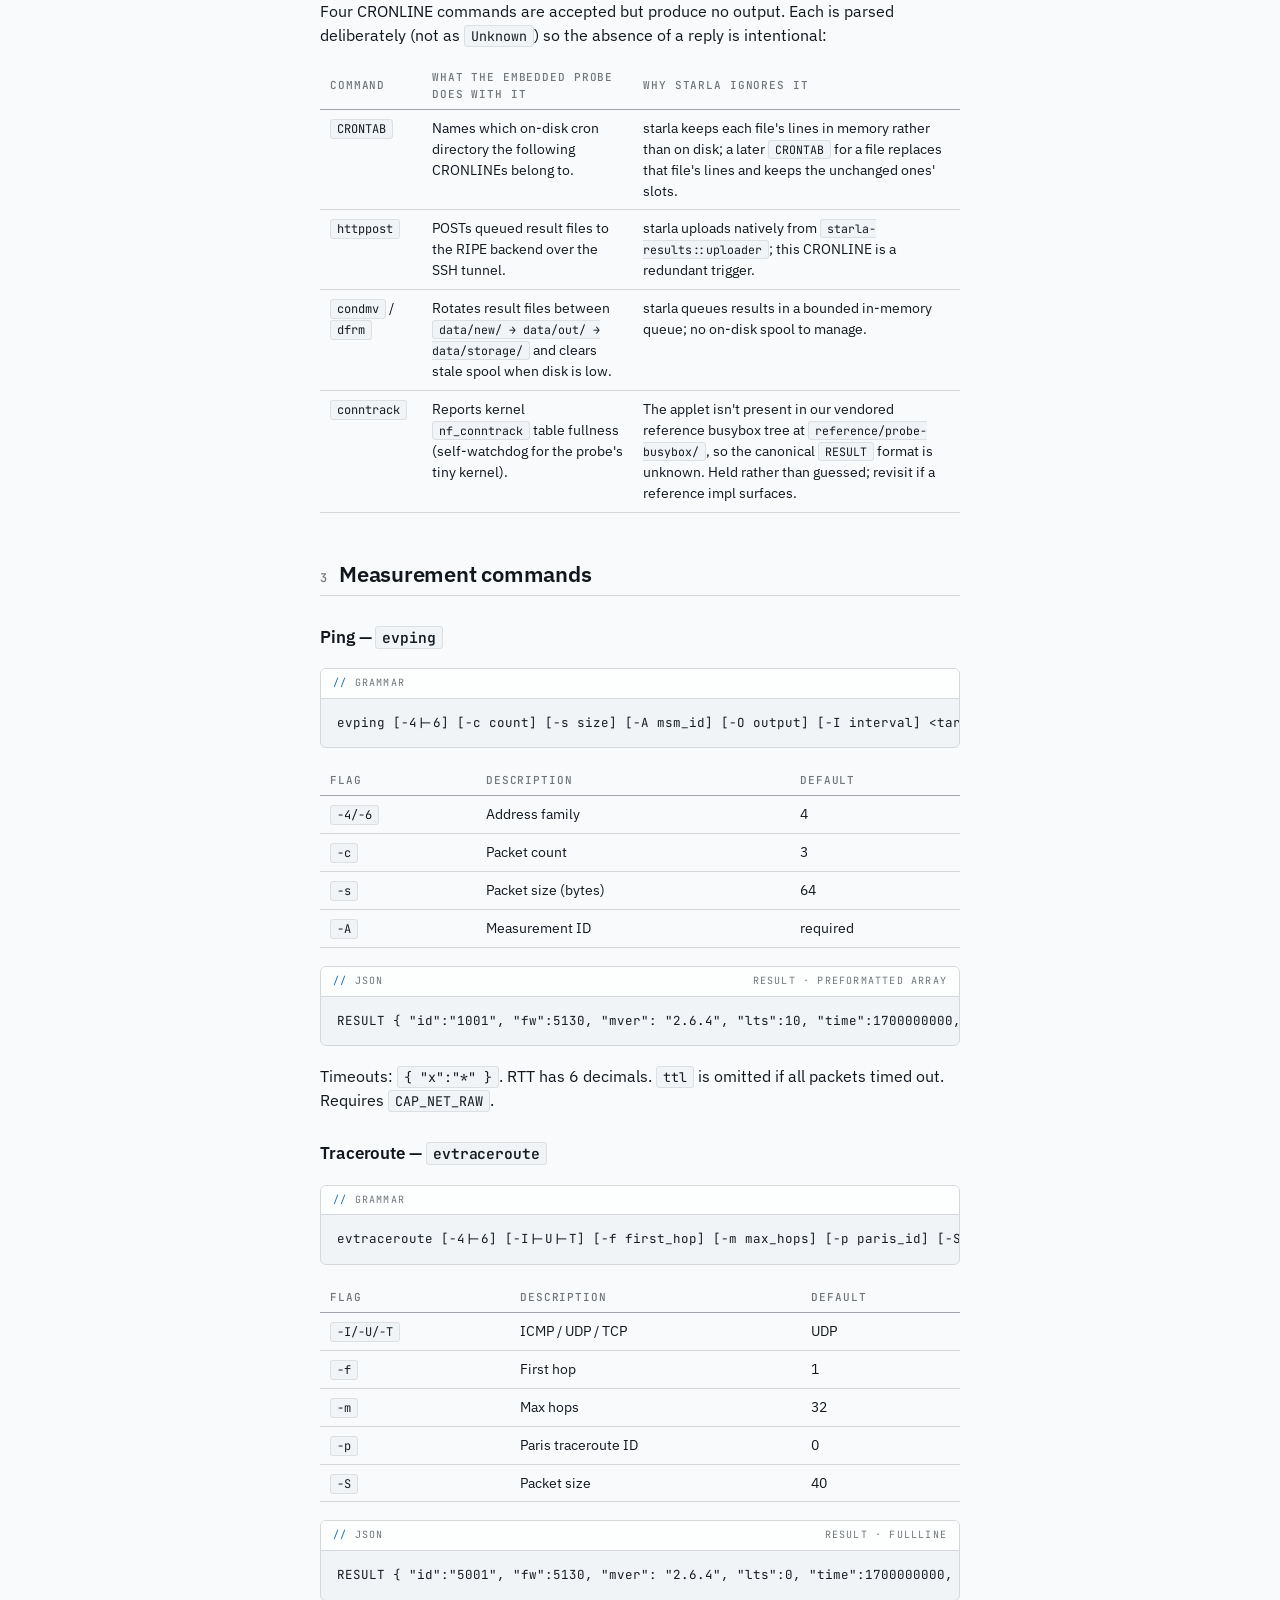
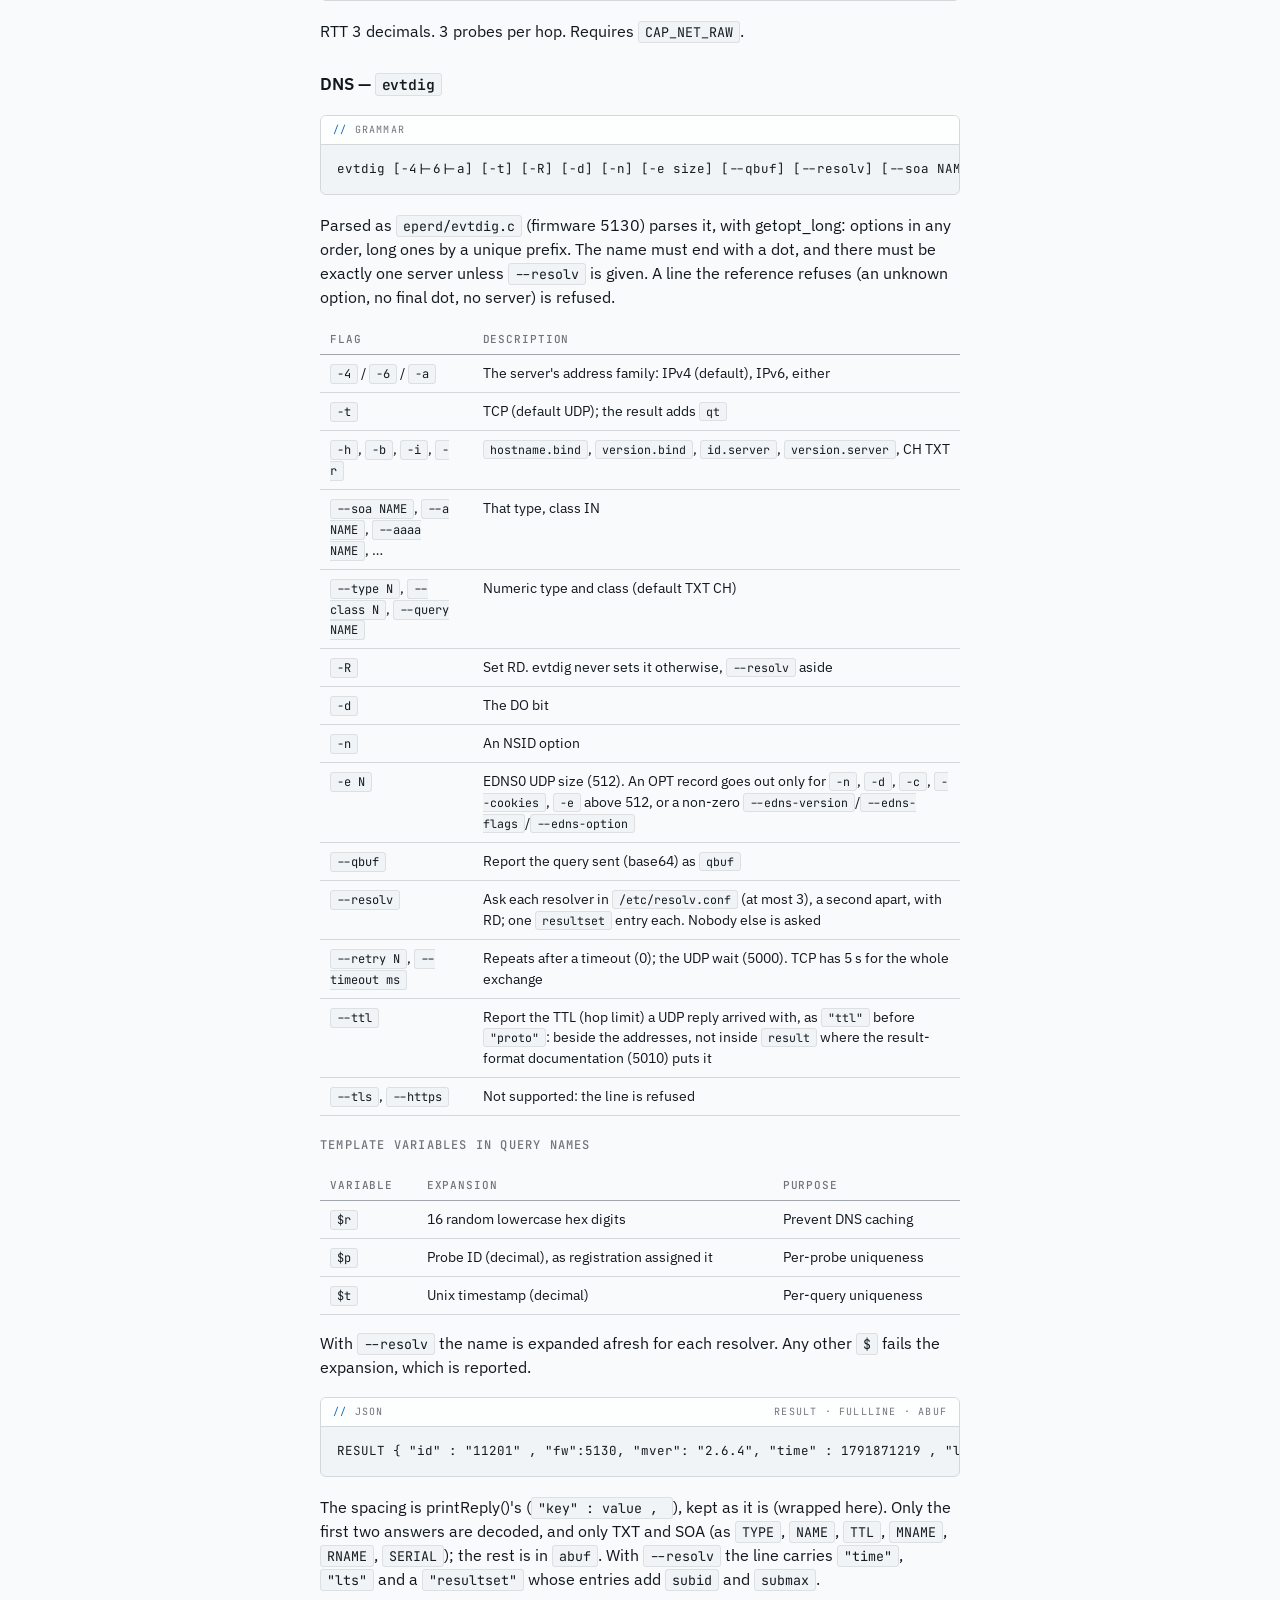
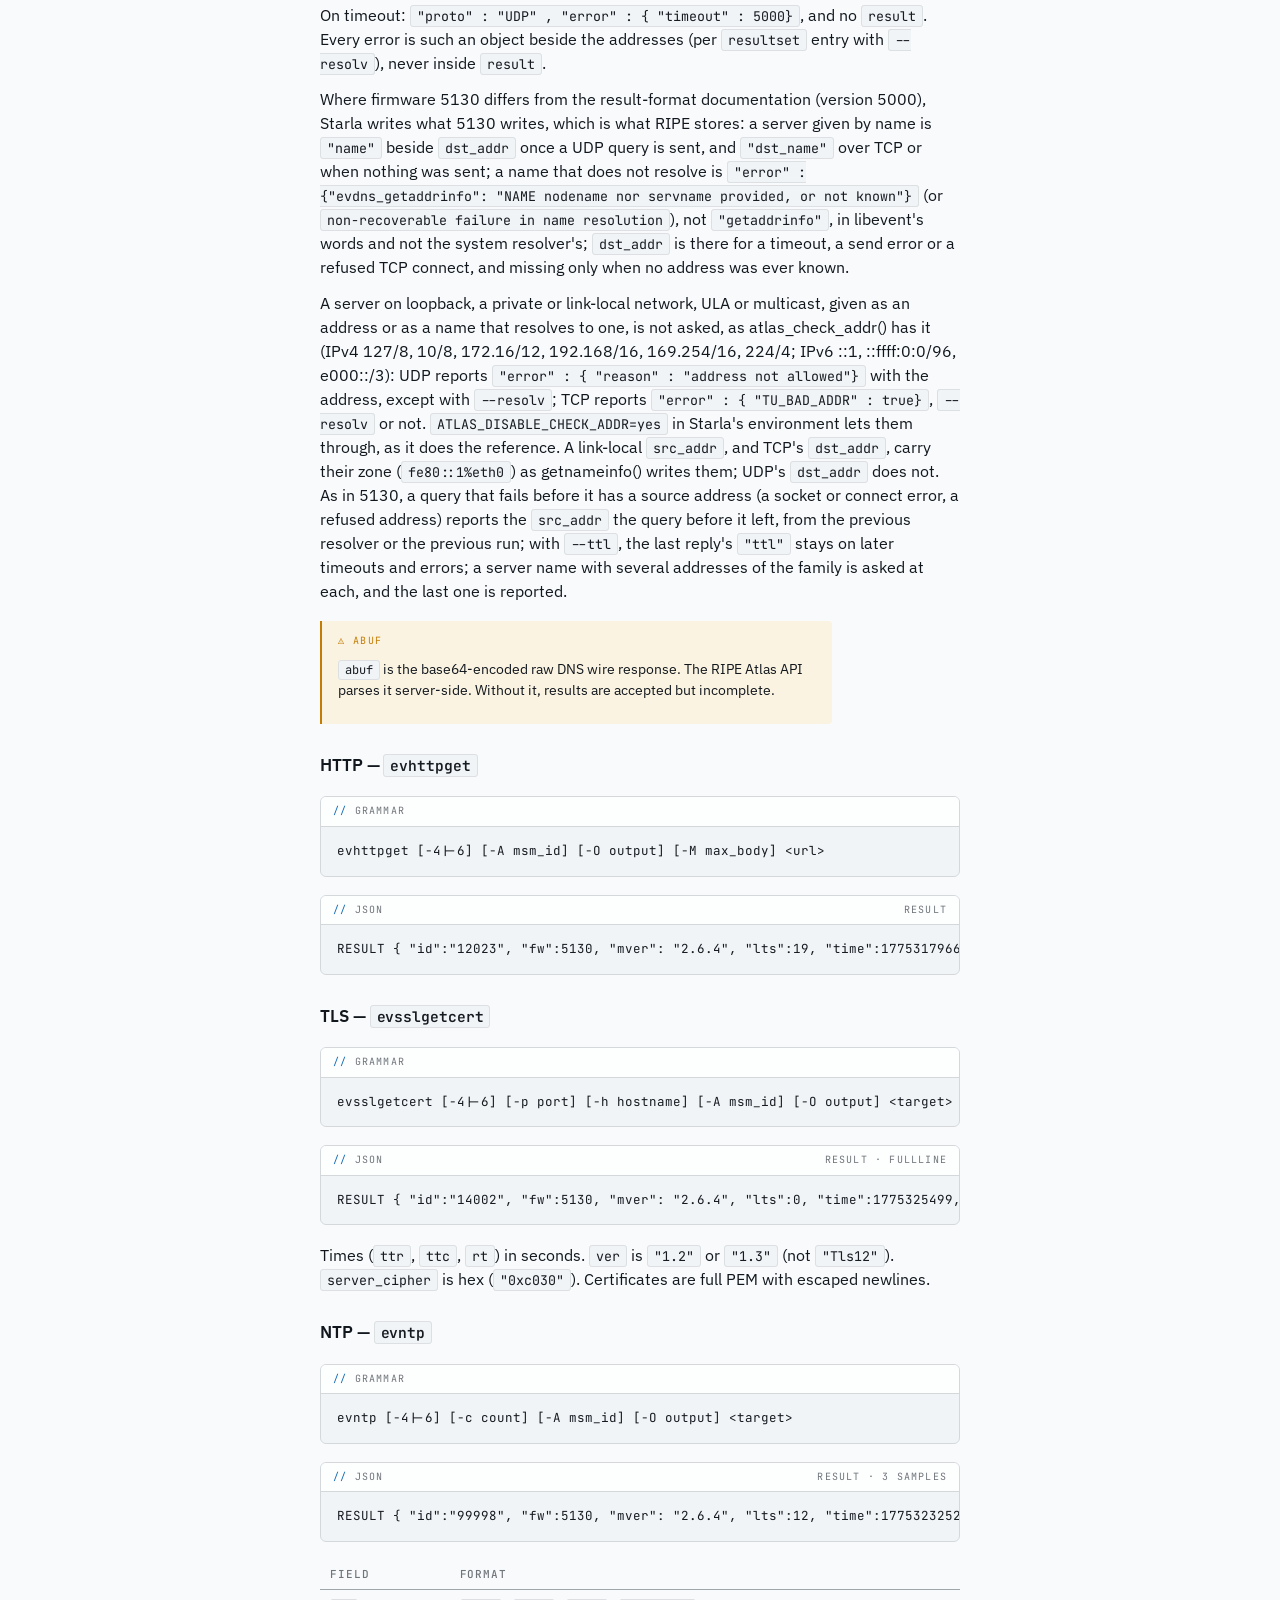
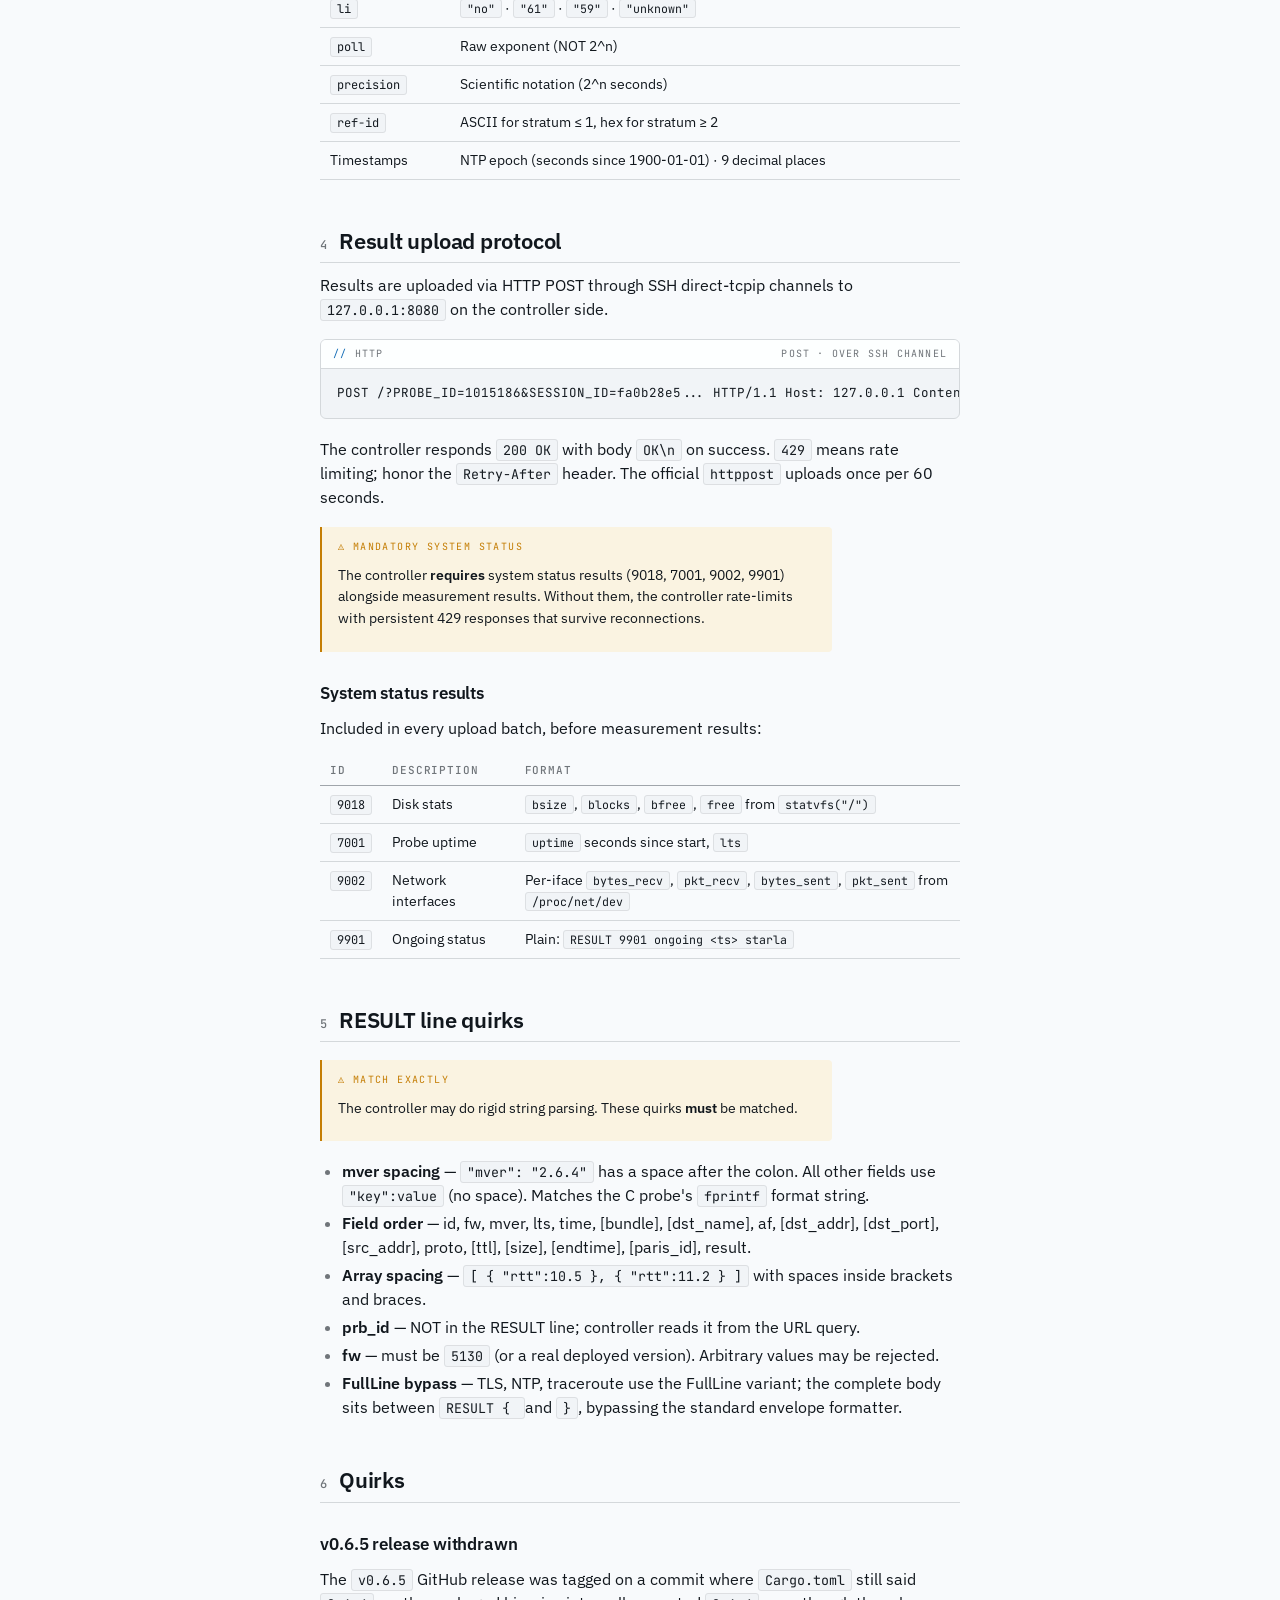
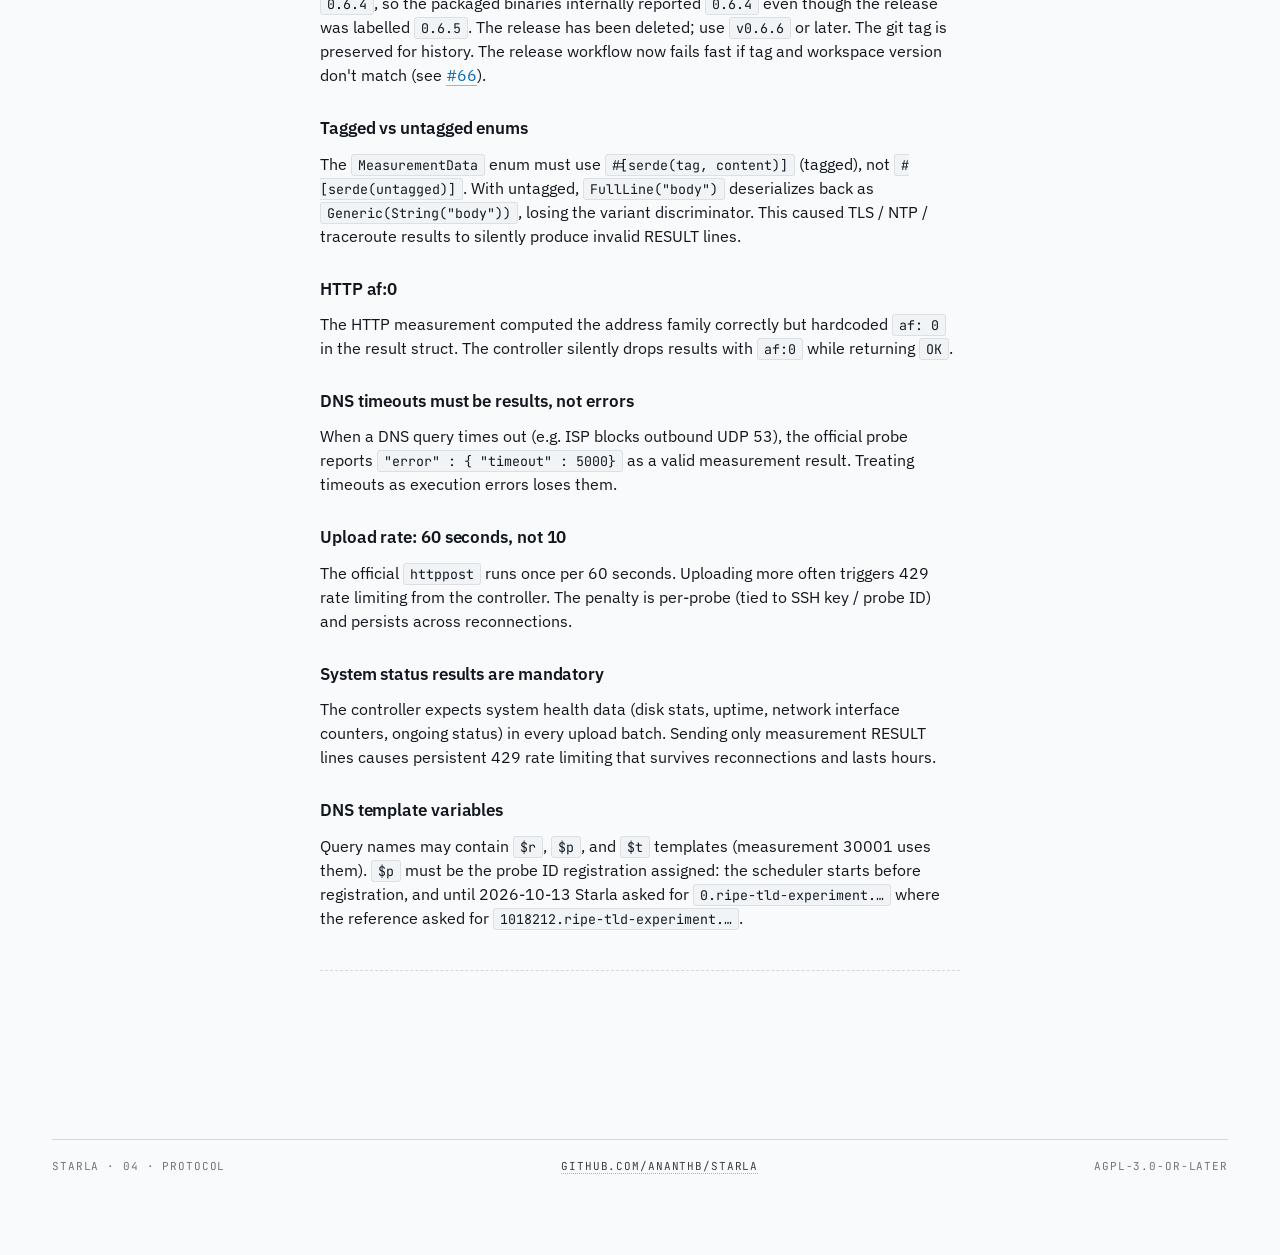
<file: doc/es/protocol.html>
<!DOCTYPE html>
<html lang="es" dir="ltr">
<head>
<meta charset="utf-8">
<meta name="viewport" content="width=device-width, initial-scale=1">
<title>Referencia del protocolo — starla</title>
<link rel="icon" type="image/png" href="../logo.png">
<link rel="stylesheet" href="../style.css">
<script>
  (function(){
    try {
      var t = localStorage.getItem('starla-theme');
      if (t === 'dark' || t === 'light') document.documentElement.setAttribute('data-theme', t);
    } catch(e) {}
  })();
</script>
</head>
<body>
<div class="shell">

  <header class="mast">
    <a class="brand" href="index.html">
      <img src="../logo.png" alt="">
      <span class="word">starla</span>
    </a>
    <div class="meta">
      <span id="mastVersion">v0.3.1</span> <span>AGPL-3.0</span> <span>rust 2024</span>
      <button class="theme-toggle" type="button" id="themeToggle" aria-label="Toggle theme"><span class="glyph" aria-hidden="true">◐</span><span class="theme-label">auto</span></button>
    </div>
  </header>

  <aside class="rail-l">
    <div class="rail-label">Pages</div>
    <ul class="toc">
      <li><span class="num">01</span><a href="index.html">Overview</a></li>
      <li><span class="num">02</span><a href="install.html">Install &amp; run</a></li>
      <li><span class="num">03</span><a href="architecture.html">Architecture</a></li>
      <li><span class="num">04</span><a class="current" href="protocol.html">Protocol</a></li>
      <li><span class="num">05</span><a href="verify.html">Verify</a></li>
      <li><span class="num">06</span><a href="../api/starla_common/index.html">API docs</a></li>
      <li><span class="num">↗</span><a href="https://github.com/ananthb/starla">Source</a></li>
    </ul>

    <div class="rail-label" style="margin-top:32px">On this page</div>
    <ul class="toc">
      <li><a href="#lifecycle">1 · Lifecycle</a></li>
      <li><a href="#telnet">2 · Telnet</a></li>
      <li><a href="#measure">3 · Measurements</a></li>
      <li><a href="#upload">4 · Upload</a></li>
      <li><a href="#quirks">5 · RESULT quirks</a></li>
      <li><a href="#lessons">6 · Quirks</a></li>
    </ul>
  </aside>

  <main class="content">

    <p class="crumb"><a href="index.html">← starla</a> <span>·</span> 04</p>
    <p class="eyebrow">04 · protocol</p>
    <h1 class="display">Referencia del protocolo.</h1>
    <p class="lede">
      How probes and controllers actually talk: lifecycle, command formats, result lines, upload envelopes, and the rigid little quirks the controller demands.
    </p>

    <p>This document describes the RIPE Atlas probe-controller communication protocol as implemented by starla. It was reverse-engineered from the official C probe (<code>busybox</code>) and verified against live RIPE Atlas controllers.</p>

    <section id="lifecycle">
      <h2 class="section"><span class="num">1</span>Connection lifecycle</h2>

      <h3>Registration</h3>
      <p>On startup, the probe SSHes to a registration server (e.g. <code>reg-05.prod.atlas.ripe.net:443</code>) and runs <code>INIT</code> with probe identification on stdin:</p>

      <pre><div class="pre-head"><span class="lang">stdin</span><span>P_TO_R_INIT</span></div><div class="pre-body"><code>P_TO_R_INIT TOKEN_SPECS fluffy 1000 5130 debian/13/x86_64/starla/1.0.0 REASON_FOR_REGISTRATION NEW</code></div></pre>

      <p>The server responds with a controller assignment:</p>

      <pre><div class="pre-head"><span class="lang">stdout</span><span>response</span></div><div class="pre-body"><code>OK CONTROLLER ctr-dub-sw01.atlas.prod.ripe.net 443 ssh-rsa AAAA... REREGISTER 3000 PROBE_ID 1015186</code></div></pre>

      <p>If the probe is not yet registered, the server responds with plain <code>OK</code> (no <code>CONTROLLER</code> line). The probe retries with backoff until approved at <a href="https://atlas.ripe.net/register/swprobe/">atlas.ripe.net/register/swprobe</a>.</p>

      <h3>Controller INIT</h3>
      <p>After receiving the controller assignment, the probe connects to the controller via SSH and sends another <code>INIT</code> (no stdin data this time):</p>

      <pre><div class="pre-head"><span class="lang">stdout</span><span>session</span></div><div class="pre-body"><code>OK SESSION_ID fa0b28e5f26291ad4a41ceecffc73457cbb4180291f53abdcda5667357440a9f REMOTE_PORT 2023</code></div></pre>

      <p>The <code>SESSION_ID</code> is used for telnet authentication and the result-upload footer. <code>REMOTE_PORT</code> is the port the controller listens on for the reverse tunnel.</p>

      <h3>KEEP session</h3>
      <p>The probe opens a long-lived SSH connection and runs <code>KEEP</code>. This channel blocks indefinitely and serves as a health monitor; if it closes, the connection is lost and the probe reconnects.</p>

      <p>On this same SSH connection:</p>
      <ul>
        <li><strong>Reverse tunnel</strong> (<code>tcpip_forward</code>): controller connects to <code>REMOTE_PORT</code> to send measurement commands via telnet.</li>
        <li><strong>Direct-tcpip channels</strong>: probe opens channels to <code>127.0.0.1:8080</code> on the controller for result uploads.</li>
      </ul>
    </section>

    <section id="telnet">
      <h2 class="section"><span class="num">2</span>Telnet command protocol</h2>

      <h3>Authentication</h3>
      <p>When the controller connects via the reverse tunnel, the probe sends:</p>

      <pre><div class="pre-head"><span class="lang">telnet</span><span>banner + login</span></div><div class="pre-body"><code>IAC DO ECHO IAC DO NAWS IAC WILL ECHO IAC WILL SGA Atlas probe, see http://atlas.ripe.net/ Probe 1015186 (hostname) login: </code></div></pre>

      <p>The controller sends <code>C_TO_P_TEST_V1</code> as the login, then the <code>SESSION_ID</code> as the password. On success: <code>OK\r\n\r\n</code>. On failure: <code>BAD_PASSWORD\r\n\r\n</code>; the connection stays open for another try, as the reference's telnetd does.</p>

      <h3>CRONLINE — recurring</h3>
      <pre><div class="pre-head"><span class="lang">grammar</span><span>cronline</span></div><div class="pre-body"><code>CRONLINE &lt;interval&gt; &lt;start_time&gt; &lt;end_time&gt; &lt;spread_type&gt; &lt;spread&gt; &lt;command&gt; [args...]</code></div></pre>

      <table>
        <thead><tr><th>Field</th><th>Type</th><th>Description</th></tr></thead>
        <tbody>
          <tr><td>interval</td><td>u64</td><td>Seconds between executions (0 = one-shot)</td></tr>
          <tr><td>start_time</td><td>i64</td><td>The cycle's phase: cycle k runs at <code>start_time + k·interval</code>, moved by a uniform offset in ±<code>spread/2</code> each cycle</td></tr>
          <tr><td>end_time</td><td>i64</td><td>Unix timestamp to stop (0 = never)</td></tr>
          <tr><td>spread_type</td><td>string</td><td>Usually <code>UNIFORM</code></td></tr>
          <tr><td>spread</td><td>u32</td><td>Random spread in seconds</td></tr>
          <tr><td>command</td><td>string</td><td>Measurement tool name</td></tr>
        </tbody>
      </table>

      <pre><div class="pre-head"><span class="lang">example</span><span>cronline ping</span></div><div class="pre-body"><code>CRONLINE 240 269 1777902395 UNIFORM 3 evping -4 -c 3 -A "1001" -O /home/atlas/data/new/7 193.0.14.129</code></div></pre>

      <h3>ONEOFF — one-shot</h3>
      <pre><div class="pre-head"><span class="lang">grammar</span><span>oneoff</span></div><div class="pre-body"><code>ONEOFF &lt;path&gt; &lt;command&gt; [args...]</code></div></pre>

      <p>User-triggered via the RIPE Atlas API. The path is ignored (it's where the C probe writes results). Internally converted to a CRONLINE with <code>interval=0</code>.</p>

      <h3>JSON</h3>
      <pre><div class="pre-head"><span class="lang">json</span><span>direct command</span></div><div class="pre-body"><code>{"type":"ping","msm_id":1001,"target":"8.8.8.8","af":4,"packets":3}</code></div></pre>

      <h3>Host-telemetry commands</h3>
      <p>The controller also schedules small applets that report the probe's runtime environment rather than running measurements. starla emits matching <code>RESULT</code> JSON so the RIPE backend sees the same shape an embedded probe would.</p>
      <table>
        <thead><tr><th>Command</th><th>id</th><th>What it reports</th></tr></thead>
        <tbody>
          <tr><td><code>buddyinfo</code></td><td>9001</td><td><code>/proc/buddyinfo</code> block counts, derived <code>freemem</code> KB, and <code>uptime</code>. The official applet self-reboots on low memory if <code>LOWMEM_REBOOT</code> is set; starla never reboots — the host's memory manager owns that decision.</td></tr>
          <tr><td><code>rptaddrs</code></td><td>9104 (from <code>-A</code>)</td><td><code>inet-addresses</code>, <code>inet-routes</code>, <code>inet6-addresses</code>, <code>inet6-routes</code>, and <code>dns</code> resolvers, derived from <code>/proc/net/{route,if_inet6,ipv6_route}</code> and <code>/etc/resolv.conf</code>. Cached: re-emits only when state changes or after 1 hour, matching the C applet.</td></tr>
        </tbody>
      </table>

      <h3>Ignored commands</h3>
      <p>Four CRONLINE commands are accepted but produce no output. Each is parsed deliberately (not as <code>Unknown</code>) so the absence of a reply is intentional:</p>
      <table>
        <thead><tr><th>Command</th><th>What the embedded probe does with it</th><th>Why starla ignores it</th></tr></thead>
        <tbody>
          <tr><td><code>CRONTAB</code></td><td>Names which on-disk cron directory the following CRONLINEs belong to.</td><td>starla keeps each file's lines in memory rather than on disk; a later <code>CRONTAB</code> for a file replaces that file's lines and keeps the unchanged ones' slots.</td></tr>
          <tr><td><code>httppost</code></td><td>POSTs queued result files to the RIPE backend over the SSH tunnel.</td><td>starla uploads natively from <code>starla-results::uploader</code>; this CRONLINE is a redundant trigger.</td></tr>
          <tr><td><code>condmv</code> / <code>dfrm</code></td><td>Rotates result files between <code>data/new/ → data/out/ → data/storage/</code> and clears stale spool when disk is low.</td><td>starla queues results in a bounded in-memory queue; no on-disk spool to manage.</td></tr>
          <tr><td><code>conntrack</code></td><td>Reports kernel <code>nf_conntrack</code> table fullness (self-watchdog for the probe's tiny kernel).</td><td>The applet isn't present in our vendored reference busybox tree at <code>reference/probe-busybox/</code>, so the canonical <code>RESULT</code> format is unknown. Held rather than guessed; revisit if a reference impl surfaces.</td></tr>
        </tbody>
      </table>
    </section>

    <section id="measure">
      <h2 class="section"><span class="num">3</span>Measurement commands</h2>

      <h3>Ping — <code>evping</code></h3>
      <pre><div class="pre-head"><span class="lang">grammar</span></div><div class="pre-body"><code>evping [-4|-6] [-c count] [-s size] [-A msm_id] [-O output] [-I interval] &lt;target&gt;</code></div></pre>

      <table>
        <thead><tr><th>Flag</th><th>Description</th><th>Default</th></tr></thead>
        <tbody>
          <tr><td><code>-4/-6</code></td><td>Address family</td><td>4</td></tr>
          <tr><td><code>-c</code></td><td>Packet count</td><td>3</td></tr>
          <tr><td><code>-s</code></td><td>Packet size (bytes)</td><td>64</td></tr>
          <tr><td><code>-A</code></td><td>Measurement ID</td><td>required</td></tr>
        </tbody>
      </table>

      <pre><div class="pre-head"><span class="lang">json</span><span>result · PreFormatted array</span></div><div class="pre-body"><code>RESULT { "id":"1001", "fw":5130, "mver": "2.6.4", "lts":10, "time":1700000000, "dst_name":"193.0.14.129", "af":4, "dst_addr":"193.0.14.129", "src_addr":"10.0.0.1", "proto":"ICMP", "ttl":56, "size":64, "result": [ { "rtt":10.500000 }, { "rtt":11.200000 }, { "rtt":10.800000 } ] }</code></div></pre>

      <p>Timeouts: <code>{ "x":"*" }</code>. RTT has 6 decimals. <code>ttl</code> is omitted if all packets timed out. Requires <code>CAP_NET_RAW</code>.</p>

      <h3>Traceroute — <code>evtraceroute</code></h3>
      <pre><div class="pre-head"><span class="lang">grammar</span></div><div class="pre-body"><code>evtraceroute [-4|-6] [-I|-U|-T] [-f first_hop] [-m max_hops] [-p paris_id] [-S size] [-A msm_id] [-O output] &lt;target&gt;</code></div></pre>

      <table>
        <thead><tr><th>Flag</th><th>Description</th><th>Default</th></tr></thead>
        <tbody>
          <tr><td><code>-I/-U/-T</code></td><td>ICMP / UDP / TCP</td><td>UDP</td></tr>
          <tr><td><code>-f</code></td><td>First hop</td><td>1</td></tr>
          <tr><td><code>-m</code></td><td>Max hops</td><td>32</td></tr>
          <tr><td><code>-p</code></td><td>Paris traceroute ID</td><td>0</td></tr>
          <tr><td><code>-S</code></td><td>Packet size</td><td>40</td></tr>
        </tbody>
      </table>

      <pre><div class="pre-head"><span class="lang">json</span><span>result · FullLine</span></div><div class="pre-body"><code>RESULT { "id":"5001", "fw":5130, "mver": "2.6.4", "lts":0, "time":1700000000, "endtime":1700000030, "dst_name":"192.112.36.4", "dst_addr":"192.112.36.4", "src_addr":"10.0.0.1", "proto":"UDP", "af": 4, "size":40, "paris_id":5, "result": [ { "hop":1, "result": [ { "from":"10.0.0.1", "ttl":255, "size":76, "rtt":3.723 } ] }, { "hop":2, "result": [ { "x":"*" }, { "x":"*" }, { "x":"*" } ] }, { "hop":13, "result": [ { "from":"192.112.36.4", "ttl":54, "rtt":31.981, "size":88 } ] } ] }</code></div></pre>

      <p>RTT 3 decimals. 3 probes per hop. Requires <code>CAP_NET_RAW</code>.</p>

      <h3>DNS — <code>evtdig</code></h3>
      <pre><div class="pre-head"><span class="lang">grammar</span></div><div class="pre-body"><code>evtdig [-4|-6|-a] [-t] [-R] [-d] [-n] [-e size] [--qbuf] [--resolv] [--soa NAME | --a NAME | --aaaa NAME | … | --type N --class N --query NAME | -h | -b | -i | -r] [--retry N] [--timeout ms] [--port N] [-A msm_id] [-O output] server</code></div></pre>

      <p>Parsed as <code>eperd/evtdig.c</code> (firmware 5130) parses it, with getopt_long: options in any order, long ones by a unique prefix. The name must end with a dot, and there must be exactly one server unless <code>--resolv</code> is given. A line the reference refuses (an unknown option, no final dot, no server) is refused.</p>

      <table>
        <thead><tr><th>Flag</th><th>Description</th></tr></thead>
        <tbody>
          <tr><td><code>-4</code> / <code>-6</code> / <code>-a</code></td><td>The server's address family: IPv4 (default), IPv6, either</td></tr>
          <tr><td><code>-t</code></td><td>TCP (default UDP); the result adds <code>qt</code></td></tr>
          <tr><td><code>-h</code>, <code>-b</code>, <code>-i</code>, <code>-r</code></td><td><code>hostname.bind</code>, <code>version.bind</code>, <code>id.server</code>, <code>version.server</code>, CH TXT</td></tr>
          <tr><td><code>--soa NAME</code>, <code>--a NAME</code>, <code>--aaaa NAME</code>, …</td><td>That type, class IN</td></tr>
          <tr><td><code>--type N</code>, <code>--class N</code>, <code>--query NAME</code></td><td>Numeric type and class (default TXT CH)</td></tr>
          <tr><td><code>-R</code></td><td>Set RD. evtdig never sets it otherwise, <code>--resolv</code> aside</td></tr>
          <tr><td><code>-d</code></td><td>The DO bit</td></tr>
          <tr><td><code>-n</code></td><td>An NSID option</td></tr>
          <tr><td><code>-e N</code></td><td>EDNS0 UDP size (512). An OPT record goes out only for <code>-n</code>, <code>-d</code>, <code>-c</code>, <code>--cookies</code>, <code>-e</code> above 512, or a non-zero <code>--edns-version</code>/<code>--edns-flags</code>/<code>--edns-option</code></td></tr>
          <tr><td><code>--qbuf</code></td><td>Report the query sent (base64) as <code>qbuf</code></td></tr>
          <tr><td><code>--resolv</code></td><td>Ask each resolver in <code>/etc/resolv.conf</code> (at most 3), a second apart, with RD; one <code>resultset</code> entry each. Nobody else is asked</td></tr>
          <tr><td><code>--retry N</code>, <code>--timeout ms</code></td><td>Repeats after a timeout (0); the UDP wait (5000). TCP has 5 s for the whole exchange</td></tr>
          <tr><td><code>--ttl</code></td><td>Report the TTL (hop limit) a UDP reply arrived with, as <code>"ttl"</code> before <code>"proto"</code>: beside the addresses, not inside <code>result</code> where the result-format documentation (5010) puts it</td></tr>
          <tr><td><code>--tls</code>, <code>--https</code></td><td>Not supported: the line is refused</td></tr>
        </tbody>
      </table>

      <h4>Template variables in query names</h4>
      <table>
        <thead><tr><th>Variable</th><th>Expansion</th><th>Purpose</th></tr></thead>
        <tbody>
          <tr><td><code>$r</code></td><td>16 random lowercase hex digits</td><td>Prevent DNS caching</td></tr>
          <tr><td><code>$p</code></td><td>Probe ID (decimal), as registration assigned it</td><td>Per-probe uniqueness</td></tr>
          <tr><td><code>$t</code></td><td>Unix timestamp (decimal)</td><td>Per-query uniqueness</td></tr>
        </tbody>
      </table>
      <p>With <code>--resolv</code> the name is expanded afresh for each resolver. Any other <code>$</code> fails the expansion, which is reported.</p>

      <pre><div class="pre-head"><span class="lang">json</span><span>result · FullLine · abuf</span></div><div class="pre-body"><code>RESULT { "id" : "11201" , "fw":5130, "mver": "2.6.4", "time" : 1791871219 , "lts" : 8 , "dst_addr" : "2001:db8:7769:6e00::20" , "dst_port" : "53" , "af" : 6 , "src_addr" : "2001:db8:7769:6e00::31" , "proto" : "UDP" ,"result" : { "rt" : 0.649,"size" : 53 , "abuf" : "sPqEAAABAAEAAAAAB3ZlcnNpb24EYmluZAAAEAADwAwAEAADAAAAAAALCmF0bGFzLXR3aW4=", "ID" : 45306 , "ANCOUNT" : 1 , "QDCOUNT" : 1 , "NSCOUNT" : 0 , "ARCOUNT" : 0, "answers" : [ {"TYPE" : "TXT" , "NAME" : "version.bind" , "RDATA" : [ "atlas-twin" ] } ] } }</code></div></pre>

      <p>The spacing is printReply()'s (<code>"key" : value , </code>), kept as it is (wrapped here). Only the first two answers are decoded, and only TXT and SOA (as <code>TYPE</code>, <code>NAME</code>, <code>TTL</code>, <code>MNAME</code>, <code>RNAME</code>, <code>SERIAL</code>); the rest is in <code>abuf</code>. With <code>--resolv</code> the line carries <code>"time"</code>, <code>"lts"</code> and a <code>"resultset"</code> whose entries add <code>subid</code> and <code>submax</code>.</p>

      <p>On timeout: <code>"proto" : "UDP" , "error" : { "timeout" : 5000}</code>, and no <code>result</code>. Every error is such an object beside the addresses (per <code>resultset</code> entry with <code>--resolv</code>), never inside <code>result</code>.</p>

      <p>Where firmware 5130 differs from the result-format documentation (version 5000), Starla writes what 5130 writes, which is what RIPE stores: a server given by name is <code>"name"</code> beside <code>dst_addr</code> once a UDP query is sent, and <code>"dst_name"</code> over TCP or when nothing was sent; a name that does not resolve is <code>"error" : {"evdns_getaddrinfo": "NAME nodename nor servname provided, or not known"}</code> (or <code>non-recoverable failure in name resolution</code>), not <code>"getaddrinfo"</code>, in libevent's words and not the system resolver's; <code>dst_addr</code> is there for a timeout, a send error or a refused TCP connect, and missing only when no address was ever known.</p>

      <p>A server on loopback, a private or link-local network, ULA or multicast, given as an address or as a name that resolves to one, is not asked, as atlas_check_addr() has it (IPv4 127/8, 10/8, 172.16/12, 192.168/16, 169.254/16, 224/4; IPv6 ::1, ::ffff:0:0/96, e000::/3): UDP reports <code>"error" : { "reason" : "address not allowed"}</code> with the address, except with <code>--resolv</code>; TCP reports <code>"error" : { "TU_BAD_ADDR" : true}</code>, <code>--resolv</code> or not. <code>ATLAS_DISABLE_CHECK_ADDR=yes</code> in Starla's environment lets them through, as it does the reference. A link-local <code>src_addr</code>, and TCP's <code>dst_addr</code>, carry their zone (<code>fe80::1%eth0</code>) as getnameinfo() writes them; UDP's <code>dst_addr</code> does not. As in 5130, a query that fails before it has a source address (a socket or connect error, a refused address) reports the <code>src_addr</code> the query before it left, from the previous resolver or the previous run; with <code>--ttl</code>, the last reply's <code>"ttl"</code> stays on later timeouts and errors; a server name with several addresses of the family is asked at each, and the last one is reported.</p>

      <div class="callout">
        <div class="label">⚠ abuf</div>
        <p><code>abuf</code> is the base64-encoded raw DNS wire response. The RIPE Atlas API parses it server-side. Without it, results are accepted but incomplete.</p>
      </div>

      <h3>HTTP — <code>evhttpget</code></h3>
      <pre><div class="pre-head"><span class="lang">grammar</span></div><div class="pre-body"><code>evhttpget [-4|-6] [-A msm_id] [-O output] [-M max_body] &lt;url&gt;</code></div></pre>

      <pre><div class="pre-head"><span class="lang">json</span><span>result</span></div><div class="pre-body"><code>RESULT { "id":"12023", "fw":5130, "mver": "2.6.4", "lts":19, "time":1775317966, "dst_name":"example.com", "af":4, "dst_addr":"93.184.216.34", "proto":"TCP", "result": [ { "method":"GET", "af": 6, "dst_addr":"2600:140f:3::17df:2fba", "src_addr":"10.0.0.1", "rt":106.612889, "res":200, "ver":"1.1", "hsize":296, "bsize":0 } ] }</code></div></pre>

      <h3>TLS — <code>evsslgetcert</code></h3>
      <pre><div class="pre-head"><span class="lang">grammar</span></div><div class="pre-body"><code>evsslgetcert [-4|-6] [-p port] [-h hostname] [-A msm_id] [-O output] &lt;target&gt;</code></div></pre>

      <pre><div class="pre-head"><span class="lang">json</span><span>result · FullLine</span></div><div class="pre-body"><code>RESULT { "id":"14002", "fw":5130, "mver": "2.6.4", "lts":0, "time":1775325499, "dst_name":"atlas.ripe.net", "dst_port":"443", "ttr":0.390310, "method":"TLS", "ver":"1.3", "dst_addr":"193.0.11.37", "af": 4, "src_addr":"10.0.0.1", "ttc":0.191244, "rt":0.390310, "server_cipher":"0x1302", "cert":[ "-----BEGIN CERTIFICATE-----\nMIIG...\n-----END CERTIFICATE-----", "-----BEGIN CERTIFICATE-----\nMIIF...\n-----END CERTIFICATE-----" ] }</code></div></pre>

      <p>Times (<code>ttr</code>, <code>ttc</code>, <code>rt</code>) in seconds. <code>ver</code> is <code>"1.2"</code> or <code>"1.3"</code> (not <code>"Tls12"</code>). <code>server_cipher</code> is hex (<code>"0xc030"</code>). Certificates are full PEM with escaped newlines.</p>

      <h3>NTP — <code>evntp</code></h3>
      <pre><div class="pre-head"><span class="lang">grammar</span></div><div class="pre-body"><code>evntp [-4|-6] [-c count] [-A msm_id] [-O output] &lt;target&gt;</code></div></pre>

      <pre><div class="pre-head"><span class="lang">json</span><span>result · 3 samples</span></div><div class="pre-body"><code>RESULT { "id":"99998", "fw":5130, "mver": "2.6.4", "lts":12, "time":1775323252, "dst_addr":"213.239.234.28", "src_addr":"204.168.188.81", "proto":"UDP", "af": 4, "li":"no", "version":4, "mode":"server", "stratum":2, "poll":8, "precision":5.96046e-08, "root-delay":0.00956726, "root-dispersion":0.0142212, "ref-id":"7cd8a40e", "ref-ts":3984311600.292619705, "result": [ { "origin-ts":3984312052.977718830, "receive-ts":3984312052.989268303, "transmit-ts":3984312052.989336491, "final-ts":3984312053.002320766, "rtt":0.024534, "offset":0.011981 }, ... ] }</code></div></pre>

      <table>
        <thead><tr><th>Field</th><th>Format</th></tr></thead>
        <tbody>
          <tr><td><code>li</code></td><td><code>"no"</code> · <code>"61"</code> · <code>"59"</code> · <code>"unknown"</code></td></tr>
          <tr><td><code>poll</code></td><td>Raw exponent (NOT 2^n)</td></tr>
          <tr><td><code>precision</code></td><td>Scientific notation (2^n seconds)</td></tr>
          <tr><td><code>ref-id</code></td><td>ASCII for stratum ≤ 1, hex for stratum ≥ 2</td></tr>
          <tr><td>Timestamps</td><td>NTP epoch (seconds since 1900-01-01) · 9 decimal places</td></tr>
        </tbody>
      </table>
    </section>

    <section id="upload">
      <h2 class="section"><span class="num">4</span>Result upload protocol</h2>
      <p>Results are uploaded via HTTP POST through SSH direct-tcpip channels to <code>127.0.0.1:8080</code> on the controller side.</p>

      <pre><div class="pre-head"><span class="lang">http</span><span>POST · over SSH channel</span></div><div class="pre-body"><code>POST /?PROBE_ID=1015186&amp;SESSION_ID=fa0b28e5... HTTP/1.1 Host: 127.0.0.1 Content-Type: application/x-www-form-urlencoded User-Agent: httppost for atlas.ripe.net Connection: close Content-Length: 1234 P_TO_C_REPORT RESULT { "id":"9018", "fw":5130, ... disk stats ... } RESULT { "id": "7001", "fw":5130, ... uptime ... } RESULT { "id": "9002", "fw":5130, ... interface stats ... } RESULT 9901 ongoing 1775483034 starla RESULT { "id":"1001", "fw":5130, ... measurement result ... } RESULT { "id":"1002", "fw":5130, ... measurement result ... } SESSION_ID fa0b28e5...</code></div></pre>

      <p>The controller responds <code>200 OK</code> with body <code>OK\n</code> on success. <code>429</code> means rate limiting; honor the <code>Retry-After</code> header. The official <code>httppost</code> uploads once per 60 seconds.</p>

      <div class="callout">
        <div class="label">⚠ Mandatory system status</div>
        <p>The controller <strong>requires</strong> system status results (9018, 7001, 9002, 9901) alongside measurement results. Without them, the controller rate-limits with persistent 429 responses that survive reconnections.</p>
      </div>

      <h3>System status results</h3>
      <p>Included in every upload batch, before measurement results:</p>

      <table>
        <thead><tr><th>ID</th><th>Description</th><th>Format</th></tr></thead>
        <tbody>
          <tr><td><code>9018</code></td><td>Disk stats</td><td><code>bsize</code>, <code>blocks</code>, <code>bfree</code>, <code>free</code> from <code>statvfs("/")</code></td></tr>
          <tr><td><code>7001</code></td><td>Probe uptime</td><td><code>uptime</code> seconds since start, <code>lts</code></td></tr>
          <tr><td><code>9002</code></td><td>Network interfaces</td><td>Per-iface <code>bytes_recv</code>, <code>pkt_recv</code>, <code>bytes_sent</code>, <code>pkt_sent</code> from <code>/proc/net/dev</code></td></tr>
          <tr><td><code>9901</code></td><td>Ongoing status</td><td>Plain: <code>RESULT 9901 ongoing &lt;ts&gt; starla</code></td></tr>
        </tbody>
      </table>
    </section>

    <section id="quirks">
      <h2 class="section"><span class="num">5</span>RESULT line quirks</h2>

      <div class="callout">
        <div class="label">⚠ Match exactly</div>
        <p>The controller may do rigid string parsing. These quirks <strong>must</strong> be matched.</p>
      </div>

      <ul>
        <li><strong>mver spacing</strong> — <code>"mver": "2.6.4"</code> has a space after the colon. All other fields use <code>"key":value</code> (no space). Matches the C probe's <code>fprintf</code> format string.</li>
        <li><strong>Field order</strong> — id, fw, mver, lts, time, [bundle], [dst_name], af, [dst_addr], [dst_port], [src_addr], proto, [ttl], [size], [endtime], [paris_id], result.</li>
        <li><strong>Array spacing</strong> — <code>[ { "rtt":10.5 }, { "rtt":11.2 } ]</code> with spaces inside brackets and braces.</li>
        <li><strong>prb_id</strong> — NOT in the RESULT line; controller reads it from the URL query.</li>
        <li><strong>fw</strong> — must be <code>5130</code> (or a real deployed version). Arbitrary values may be rejected.</li>
        <li><strong>FullLine bypass</strong> — TLS, NTP, traceroute use the FullLine variant; the complete body sits between <code>RESULT { </code> and <code> }</code>, bypassing the standard envelope formatter.</li>
      </ul>
    </section>

    <section id="lessons">
      <h2 class="section"><span class="num">6</span>Quirks</h2>

      <h3>v0.6.5 release withdrawn</h3>
      <p>The <code>v0.6.5</code> GitHub release was tagged on a commit where <code>Cargo.toml</code> still said <code>0.6.4</code>, so the packaged binaries internally reported <code>0.6.4</code> even though the release was labelled <code>0.6.5</code>. The release has been deleted; use <code>v0.6.6</code> or later. The git tag is preserved for history. The release workflow now fails fast if tag and workspace version don't match (see <a href="https://github.com/ananthb/starla/pull/66">#66</a>).</p>

      <h3>Tagged vs untagged enums</h3>
      <p>The <code>MeasurementData</code> enum must use <code>#[serde(tag, content)]</code> (tagged), not <code>#[serde(untagged)]</code>. With untagged, <code>FullLine("body")</code> deserializes back as <code>Generic(String("body"))</code>, losing the variant discriminator. This caused TLS / NTP / traceroute results to silently produce invalid RESULT lines.</p>

      <h3>HTTP af:0</h3>
      <p>The HTTP measurement computed the address family correctly but hardcoded <code>af: 0</code> in the result struct. The controller silently drops results with <code>af:0</code> while returning <code>OK</code>.</p>

      <h3>DNS timeouts must be results, not errors</h3>
      <p>When a DNS query times out (e.g. ISP blocks outbound UDP 53), the official probe reports <code>"error" : { "timeout" : 5000}</code> as a valid measurement result. Treating timeouts as execution errors loses them.</p>

      <h3>Upload rate: 60 seconds, not 10</h3>
      <p>The official <code>httppost</code> runs once per 60 seconds. Uploading more often triggers 429 rate limiting from the controller. The penalty is per-probe (tied to SSH key / probe ID) and persists across reconnections.</p>

      <h3>System status results are mandatory</h3>
      <p>The controller expects system health data (disk stats, uptime, network interface counters, ongoing status) in every upload batch. Sending only measurement RESULT lines causes persistent 429 rate limiting that survives reconnections and lasts hours.</p>

      <h3>DNS template variables</h3>
      <p>Query names may contain <code>$r</code>, <code>$p</code>, and <code>$t</code> templates (measurement 30001 uses them). <code>$p</code> must be the probe ID registration assigned: the scheduler starts before registration, and until 2026-10-13 Starla asked for <code>0.ripe-tld-experiment.…</code> where the reference asked for <code>1018212.ripe-tld-experiment.…</code>.</p>
    </section>

    <hr class="divider">

  </main>

  <aside class="rail-r">
    <div class="rail-block">
      <div class="rail-label">Wire facts</div>
      <dl>
        <dt>Reg port</dt><dd>:443</dd>
        <dt>Ctrl port</dt><dd>:443</dd>
        <dt>Auth</dt><dd>SSH key</dd>
        <dt>Login</dt><dd>C_TO_P_TEST_V1</dd>
        <dt>Upload</dt><dd>127.0.0.1:8080</dd>
        <dt>Cadence</dt><dd>60s</dd>
        <dt>fw</dt><dd>5130</dd>
        <dt>mver</dt><dd>2.6.4</dd>
      </dl>
    </div>
    <div class="rail-block">
      <div class="rail-label">See also</div>
      <ul class="toc">
        <li><a href="architecture.html">Architecture</a></li>
        <li><a href="../api/starla_common/index.html">API Docs</a></li>
      </ul>
    </div>
  </aside>

  <footer>
    <span>starla · 04 · protocol</span> <span><a href="https://github.com/ananthb/starla">github.com/ananthb/starla</a></span> <span>AGPL-3.0-or-later</span>
  </footer>

</div>

<script>
  (function(){
    var btn = document.getElementById('themeToggle');
    if (!btn) return;
    var glyph = btn.querySelector('.glyph');
    var label = btn.querySelector('.theme-label');
    var states = ['auto','light','dark'];
    var glyphs = { auto: '◐', light: '☀', dark: '☾' };
    function current() {
      var t = document.documentElement.getAttribute('data-theme');
      return (t === 'light' || t === 'dark') ? t : 'auto';
    }
    function render(state) {
      glyph.textContent = glyphs[state];
      label.textContent = state;
    }
    render(current());
    btn.addEventListener('click', function(){
      var i = states.indexOf(current());
      var next = states[(i + 1) % states.length];
      if (next === 'auto') {
        document.documentElement.removeAttribute('data-theme');
        try { localStorage.removeItem('starla-theme'); } catch(e){}
      } else {
        document.documentElement.setAttribute('data-theme', next);
        try { localStorage.setItem('starla-theme', next); } catch(e){}
      }
      render(next);
    });
  })();
</script>

<script>
  (function(){
    var mast = document.getElementById('mastVersion');
    if (!mast) return;
    fetch('https://api.github.com/repos/ananthb/starla/releases/latest', {
      headers: { 'Accept': 'application/vnd.github+json' }
    })
      .then(function(r){ if (!r.ok) throw new Error('http ' + r.status); return r.json(); })
      .then(function(rel){ if (rel.tag_name) mast.textContent = rel.tag_name; })
      .catch(function(){});
  })();
</script>
</body>
</html>
</file>
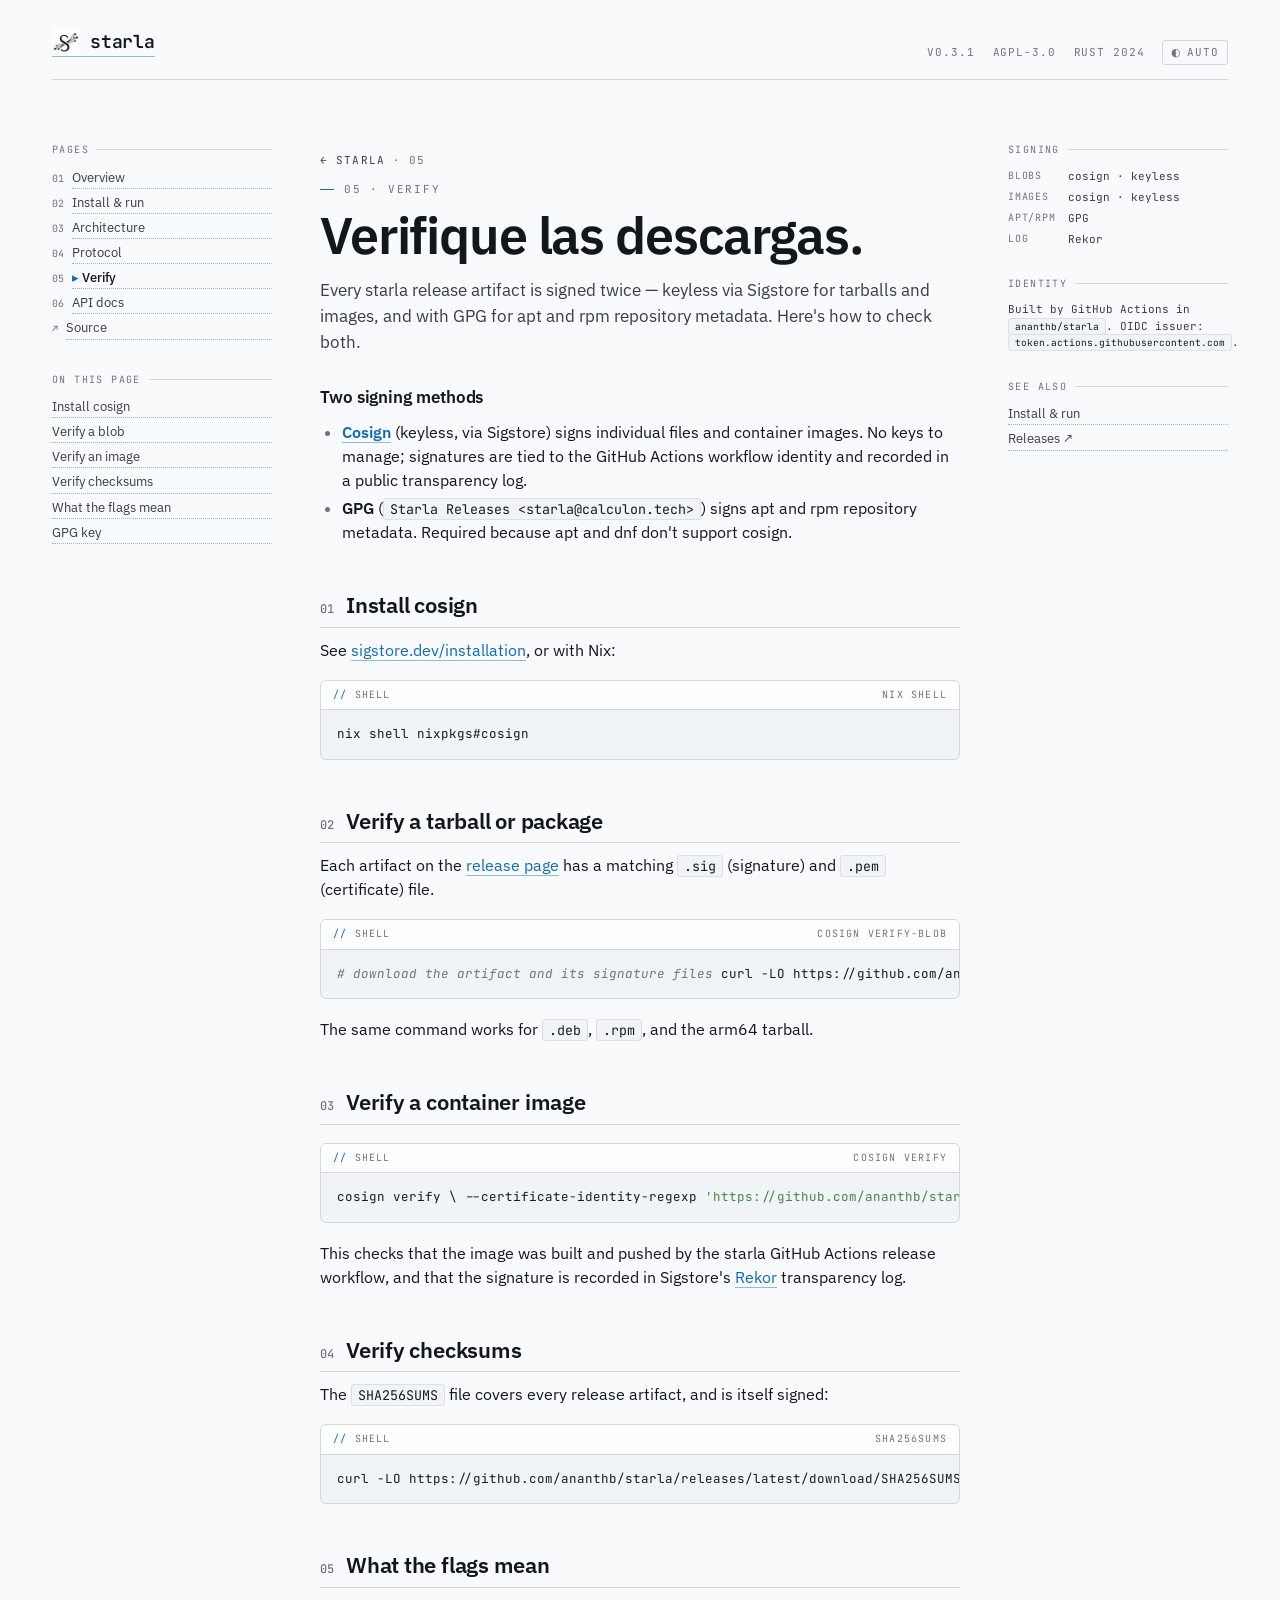
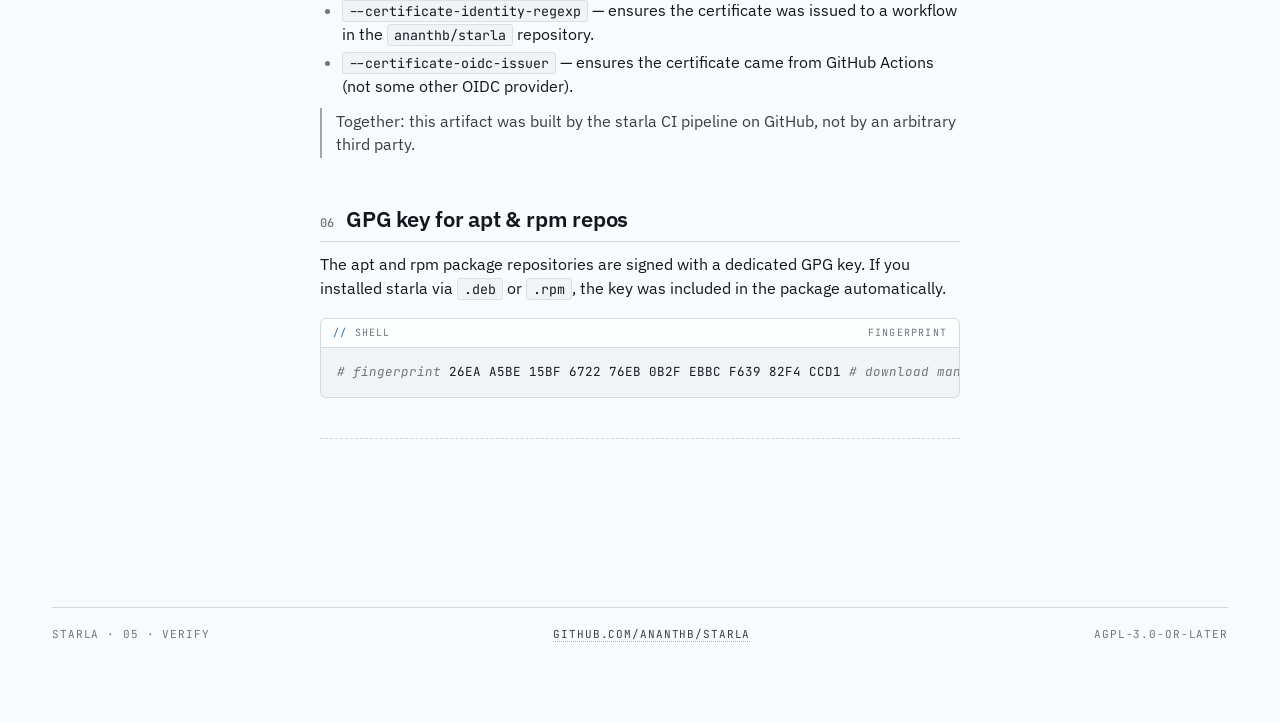
<file: doc/es/verify.html>
<!DOCTYPE html>
<html lang="es" dir="ltr">
<head>
<meta charset="utf-8">
<meta name="viewport" content="width=device-width, initial-scale=1">
<title>Verificar descargas — starla</title>
<link rel="icon" type="image/png" href="../logo.png">
<link rel="stylesheet" href="../style.css">
<script>
  (function(){
    try {
      var t = localStorage.getItem('starla-theme');
      if (t === 'dark' || t === 'light') document.documentElement.setAttribute('data-theme', t);
    } catch(e) {}
  })();
</script>
</head>
<body>
<div class="shell">

  <header class="mast">
    <a class="brand" href="index.html">
      <img src="../logo.png" alt="">
      <span class="word">starla</span>
    </a>
    <div class="meta">
      <span id="mastVersion">v0.3.1</span> <span>AGPL-3.0</span> <span>rust 2024</span>
      <button class="theme-toggle" type="button" id="themeToggle" aria-label="Toggle theme"><span class="glyph" aria-hidden="true">◐</span><span class="theme-label">auto</span></button>
    </div>
  </header>

  <aside class="rail-l">
    <div class="rail-label">Pages</div>
    <ul class="toc">
      <li><span class="num">01</span><a href="index.html">Overview</a></li>
      <li><span class="num">02</span><a href="install.html">Install &amp; run</a></li>
      <li><span class="num">03</span><a href="architecture.html">Architecture</a></li>
      <li><span class="num">04</span><a href="protocol.html">Protocol</a></li>
      <li><span class="num">05</span><a class="current" href="verify.html">Verify</a></li>
      <li><span class="num">06</span><a href="../api/starla_common/index.html">API docs</a></li>
      <li><span class="num">↗</span><a href="https://github.com/ananthb/starla">Source</a></li>
    </ul>

    <div class="rail-label" style="margin-top:32px">On this page</div>
    <ul class="toc">
      <li><a href="#install-cosign">Install cosign</a></li>
      <li><a href="#blob">Verify a blob</a></li>
      <li><a href="#image">Verify an image</a></li>
      <li><a href="#sums">Verify checksums</a></li>
      <li><a href="#flags">What the flags mean</a></li>
      <li><a href="#gpg">GPG key</a></li>
    </ul>
  </aside>

  <main class="content">

    <p class="crumb"><a href="index.html">← starla</a> <span>·</span> 05</p>
    <p class="eyebrow">05 · verify</p>
    <h1 class="display">Verifique las descargas.</h1>
    <p class="lede">
      Every starla release artifact is signed twice — keyless via Sigstore for tarballs and images, and with GPG for apt and rpm repository metadata. Here's how to check both.
    </p>

    <h3>Two signing methods</h3>
    <ul>
      <li><strong><a href="https://docs.sigstore.dev/cosign/overview/">Cosign</a></strong> (keyless, via Sigstore) signs individual files and container images. No keys to manage; signatures are tied to the GitHub Actions workflow identity and recorded in a public transparency log.</li>
      <li><strong>GPG</strong> (<code>Starla Releases &lt;starla@calculon.tech&gt;</code>) signs apt and rpm repository metadata. Required because apt and dnf don't support cosign.</li>
    </ul>

    <section id="install-cosign">
      <h2 class="section"><span class="num">01</span>Install cosign</h2>
      <p>See <a href="https://docs.sigstore.dev/system_config/installation/">sigstore.dev/installation</a>, or with Nix:</p>

      <pre><div class="pre-head"><span class="lang">shell</span><span>nix shell</span></div><div class="pre-body"><code>nix shell nixpkgs#cosign</code></div></pre>
    </section>

    <section id="blob">
      <h2 class="section"><span class="num">02</span>Verify a tarball or package</h2>
      <p>Each artifact on the <a href="https://github.com/ananthb/starla/releases">release page</a> has a matching <code>.sig</code> (signature) and <code>.pem</code> (certificate) file.</p>

      <pre><div class="pre-head"><span class="lang">shell</span><span>cosign verify-blob</span></div><div class="pre-body"><code><span class="c"># download the artifact and its signature files</span> curl -LO https://github.com/ananthb/starla/releases/latest/download/starla-amd64.tar.gz curl -LO https://github.com/ananthb/starla/releases/latest/download/starla-amd64.tar.gz.sig curl -LO https://github.com/ananthb/starla/releases/latest/download/starla-amd64.tar.gz.pem <span class="c"># verify</span> cosign verify-blob \ --signature starla-amd64.tar.gz.sig \ --certificate starla-amd64.tar.gz.pem \ --certificate-identity-regexp <span class="s">'https://github.com/ananthb/starla/'</span> \ --certificate-oidc-issuer <span class="s">'https://token.actions.githubusercontent.com'</span> \ starla-amd64.tar.gz</code></div></pre>

      <p>The same command works for <code>.deb</code>, <code>.rpm</code>, and the arm64 tarball.</p>
    </section>

    <section id="image">
      <h2 class="section"><span class="num">03</span>Verify a container image</h2>

      <pre><div class="pre-head"><span class="lang">shell</span><span>cosign verify</span></div><div class="pre-body"><code>cosign verify \ --certificate-identity-regexp <span class="s">'https://github.com/ananthb/starla/'</span> \ --certificate-oidc-issuer <span class="s">'https://token.actions.githubusercontent.com'</span> \ ghcr.io/ananthb/starla:latest</code></div></pre>

      <p>This checks that the image was built and pushed by the starla GitHub Actions release workflow, and that the signature is recorded in Sigstore's <a href="https://docs.sigstore.dev/logging/overview/">Rekor</a> transparency log.</p>
    </section>

    <section id="sums">
      <h2 class="section"><span class="num">04</span>Verify checksums</h2>
      <p>The <code>SHA256SUMS</code> file covers every release artifact, and is itself signed:</p>

      <pre><div class="pre-head"><span class="lang">shell</span><span>SHA256SUMS</span></div><div class="pre-body"><code>curl -LO https://github.com/ananthb/starla/releases/latest/download/SHA256SUMS curl -LO https://github.com/ananthb/starla/releases/latest/download/SHA256SUMS.sig curl -LO https://github.com/ananthb/starla/releases/latest/download/SHA256SUMS.pem <span class="c"># verify the checksums file is authentic</span> cosign verify-blob \ --signature SHA256SUMS.sig \ --certificate SHA256SUMS.pem \ --certificate-identity-regexp <span class="s">'https://github.com/ananthb/starla/'</span> \ --certificate-oidc-issuer <span class="s">'https://token.actions.githubusercontent.com'</span> \ SHA256SUMS <span class="c"># then verify individual files against the checksums</span> sha256sum -c SHA256SUMS</code></div></pre>
    </section>

    <section id="flags">
      <h2 class="section"><span class="num">05</span>What the flags mean</h2>
      <ul>
        <li><code>--certificate-identity-regexp</code> — ensures the certificate was issued to a workflow in the <code>ananthb/starla</code> repository.</li>
        <li><code>--certificate-oidc-issuer</code> — ensures the certificate came from GitHub Actions (not some other OIDC provider).</li>
      </ul>
      <p class="spec">Together: this artifact was built by the starla CI pipeline on GitHub, not by an arbitrary third party.</p>
    </section>

    <section id="gpg">
      <h2 class="section"><span class="num">06</span>GPG key for apt &amp; rpm repos</h2>
      <p>The apt and rpm package repositories are signed with a dedicated GPG key. If you installed starla via <code>.deb</code> or <code>.rpm</code>, the key was included in the package automatically.</p>

      <pre><div class="pre-head"><span class="lang">shell</span><span>fingerprint</span></div><div class="pre-body"><code><span class="c"># fingerprint</span> 26EA A5BE 15BF 6722 76EB 0B2F EBBC F639 82F4 CCD1 <span class="c"># download manually</span> curl -fsSL https://ananthb.github.io/starla/deb/KEY.gpg | gpg --show-keys</code></div></pre>
    </section>

    <hr class="divider">

  </main>

  <aside class="rail-r">
    <div class="rail-block">
      <div class="rail-label">Signing</div>
      <dl>
        <dt>Blobs</dt><dd>cosign · keyless</dd>
        <dt>Images</dt><dd>cosign · keyless</dd>
        <dt>apt/rpm</dt><dd>GPG</dd>
        <dt>Log</dt><dd>Rekor</dd>
      </dl>
    </div>

    <div class="rail-block">
      <div class="rail-label">Identity</div>
      <p style="font-family: var(--mono); font-size: 11px; color: var(--ink-2); line-height: 1.5;">
        Built by GitHub Actions in <code>ananthb/starla</code>. OIDC issuer: <code>token.actions.githubusercontent.com</code>.
      </p>
    </div>

    <div class="rail-block">
      <div class="rail-label">See also</div>
      <ul class="toc">
        <li><a href="install.html">Install &amp; run</a></li>
        <li><a href="https://github.com/ananthb/starla/releases">Releases ↗</a></li>
      </ul>
    </div>
  </aside>

  <footer>
    <span>starla · 05 · verify</span> <span><a href="https://github.com/ananthb/starla">github.com/ananthb/starla</a></span> <span>AGPL-3.0-or-later</span>
  </footer>

</div>

<script>
  (function(){
    var btn = document.getElementById('themeToggle');
    if (!btn) return;
    var glyph = btn.querySelector('.glyph');
    var label = btn.querySelector('.theme-label');
    var states = ['auto','light','dark'];
    var glyphs = { auto: '◐', light: '☀', dark: '☾' };
    function current() {
      var t = document.documentElement.getAttribute('data-theme');
      return (t === 'light' || t === 'dark') ? t : 'auto';
    }
    function render(state) {
      glyph.textContent = glyphs[state];
      label.textContent = state;
    }
    render(current());
    btn.addEventListener('click', function(){
      var i = states.indexOf(current());
      var next = states[(i + 1) % states.length];
      if (next === 'auto') {
        document.documentElement.removeAttribute('data-theme');
        try { localStorage.removeItem('starla-theme'); } catch(e){}
      } else {
        document.documentElement.setAttribute('data-theme', next);
        try { localStorage.setItem('starla-theme', next); } catch(e){}
      }
      render(next);
    });
  })();
</script>

<script>
  (function(){
    var mast = document.getElementById('mastVersion');
    if (!mast) return;
    fetch('https://api.github.com/repos/ananthb/starla/releases/latest', {
      headers: { 'Accept': 'application/vnd.github+json' }
    })
      .then(function(r){ if (!r.ok) throw new Error('http ' + r.status); return r.json(); })
      .then(function(rel){ if (rel.tag_name) mast.textContent = rel.tag_name; })
      .catch(function(){});
  })();
</script>
</body>
</html>
</file>
<file: doc/style.css>
/* Starla docs — terminal / technical reference */

@import url('https://fonts.googleapis.com/css2?family=IBM+Plex+Sans:wght@300;400;500;600&family=JetBrains+Mono:wght@400;500;600&display=swap');

:root {
  --paper: oklch(0.985 0.003 240);
  --paper-2: oklch(0.96 0.004 240);
  --ink: oklch(0.20 0.015 250);
  --ink-2: oklch(0.36 0.012 250);
  --ink-mute: oklch(0.56 0.010 250);
  --rule: oklch(0.88 0.006 250);
  --rule-strong: oklch(0.72 0.010 250);
  --code-bg: oklch(0.965 0.005 250);
  --code-ink: oklch(0.22 0.015 250);
  --accent: oklch(0.52 0.14 250);   /* steel blue link */
  --accent-2: oklch(0.55 0.10 240);
  --highlight: oklch(0.92 0.06 95);
  --warn-bg: oklch(0.965 0.025 90);
  --warn-edge: oklch(0.65 0.14 70);
  --shadow: 0 1px 0 oklch(0.92 0.005 250);
  --sans: 'IBM Plex Sans', system-ui, sans-serif;
  --mono: 'JetBrains Mono', ui-monospace, Menlo, monospace;
}

/* ——— dark mode ——— deep ink-blue paper, warmer ink, cyan accent. */
@media (prefers-color-scheme: dark) {
  :root:not([data-theme="light"]) { color-scheme: dark;
    --paper: oklch(0.165 0.018 252);
    --paper-2: oklch(0.215 0.020 252);
    --ink: oklch(0.94 0.008 90);
    --ink-2: oklch(0.78 0.010 90);
    --ink-mute: oklch(0.55 0.014 252);
    --rule: oklch(0.30 0.018 252);
    --rule-strong: oklch(0.46 0.020 252);
    --code-bg: oklch(0.135 0.018 252);
    --code-ink: oklch(0.92 0.010 90);
    --accent: oklch(0.82 0.13 220);
    --accent-2: oklch(0.78 0.11 200);
    --highlight: oklch(0.40 0.11 95);
    --warn-bg: oklch(0.24 0.045 75);
    --warn-edge: oklch(0.80 0.14 70);
    --shadow: 0 1px 0 oklch(0.10 0.015 252);
  }
}
/* explicit overrides via toggle */
:root[data-theme="dark"] { color-scheme: dark;
  --paper: oklch(0.165 0.018 252);
  --paper-2: oklch(0.215 0.020 252);
  --ink: oklch(0.94 0.008 90);
  --ink-2: oklch(0.78 0.010 90);
  --ink-mute: oklch(0.55 0.014 252);
  --rule: oklch(0.30 0.018 252);
  --rule-strong: oklch(0.46 0.020 252);
  --code-bg: oklch(0.135 0.018 252);
  --code-ink: oklch(0.92 0.010 90);
  --accent: oklch(0.82 0.13 220);
  --accent-2: oklch(0.78 0.11 200);
  --highlight: oklch(0.40 0.11 95);
  --warn-bg: oklch(0.24 0.045 75);
  --warn-edge: oklch(0.80 0.14 70);
  --shadow: 0 1px 0 oklch(0.10 0.015 252);
}
:root[data-theme="light"] { color-scheme: light; }

*, *::before, *::after { box-sizing: border-box; margin: 0; padding: 0; }

html { scroll-behavior: smooth; }

body {
  font-family: var(--sans);
  font-weight: 400;
  background: var(--paper);
  color: var(--ink);
  line-height: 1.55;
  font-size: 15.5px;
  -webkit-font-smoothing: antialiased;
  text-rendering: optimizeLegibility;
}

/* ————— shell ————— */
.shell {
  display: grid;
  grid-template-columns: 220px minmax(0, 720px) 220px;
  gap: 48px;
  max-width: 1240px;
  margin: 0 auto;
  padding: 28px 32px 80px;
}

@media (max-width: 1080px) {
  .shell { grid-template-columns: 180px minmax(0, 1fr); gap: 32px; padding: 20px 24px 64px; }
  .rail-r { display: none; }
}
@media (max-width: 760px) {
  .shell { grid-template-columns: 1fr; gap: 0; padding: 16px 18px 48px; }
  .rail-l { position: static !important; padding-top: 0 !important; margin-bottom: 24px; }
}

/* ————— masthead ————— */
.mast {
  grid-column: 1 / -1;
  display: flex;
  align-items: baseline;
  justify-content: space-between;
  gap: 24px;
  border-bottom: 1px solid var(--rule);
  padding-bottom: 14px;
  margin-bottom: 14px;
}
.mast .brand {
  display: flex;
  align-items: center;
  gap: 10px;
  text-decoration: none;
  color: inherit;
}
.mast .brand img { width: 28px; height: 28px; border-radius: 4px; }
.mast .brand .word { font-family: var(--mono); font-size: 18px; font-weight: 600; letter-spacing: -0.01em; line-height: 1; }
.mast .brand .word em { font-style: normal; color: var(--ink); }
.mast .meta {
  font-family: var(--mono);
  font-size: 11px;
  color: var(--ink-mute);
  display: flex;
  gap: 18px;
  align-items: center;
  text-transform: uppercase;
  letter-spacing: 0.08em;
}
.mast .meta .theme-toggle {
  background: none;
  border: 1px solid var(--rule);
  font: inherit;
  color: var(--ink-mute);
  padding: 3px 8px;
  cursor: pointer;
  border-radius: 3px;
  display: inline-flex;
  align-items: center;
  gap: 6px;
  transition: color .15s, border-color .15s, background .15s;
  text-transform: uppercase;
  letter-spacing: 0.08em;
}
.mast .meta .theme-toggle:hover { color: var(--ink); border-color: var(--rule-strong); }
.mast .meta .theme-toggle .glyph { width: 10px; display: inline-block; text-align: center; }
/* language switcher — injected per page by doc/assemble.py */
.mast .meta .langs { display: inline-flex; gap: 8px; }
.mast .meta .langs a {
  color: var(--ink-mute);
  text-decoration: none;
  border-bottom: 1px solid transparent;
  transition: color .15s, border-color .15s;
}
.mast .meta .langs a:hover { color: var(--ink); border-color: var(--rule-strong); }
.mast .meta .langs a[aria-current] { color: var(--ink); border-color: var(--rule-strong); }
.mast .meta .live::before {
  content: "●";
  color: oklch(0.7 0.16 145);
  margin-right: 4px;
  animation: pulse 2.4s ease-in-out infinite;
}
@keyframes pulse { 0%, 100% { opacity: 1; } 50% { opacity: 0.35; } }

/* ————— rails ————— */
.rail-l, .rail-r {
  font-family: var(--mono);
  font-size: 12px;
  color: var(--ink-mute);
}
.rail-l { position: sticky; top: 28px; align-self: start; }
.rail-r { position: sticky; top: 28px; align-self: start; }

.rail-label {
  text-transform: uppercase;
  letter-spacing: 0.14em;
  font-size: 10px;
  color: var(--ink-mute);
  margin-bottom: 10px;
  display: flex;
  align-items: center;
  gap: 8px;
}
.rail-label::after {
  content: "";
  flex: 1;
  height: 1px;
  background: var(--rule);
}

.toc { list-style: none; display: flex; flex-direction: column; gap: 4px; }
.toc li { display: flex; align-items: baseline; gap: 8px; }
.toc a {
  color: var(--ink-2);
  text-decoration: none;
  border-bottom: 1px dotted transparent;
  flex: 1;
  font-size: 13px;
  font-family: var(--sans);
}
.toc a:hover { color: var(--accent); border-bottom-color: var(--accent); }
.toc a.current { color: var(--ink); font-weight: 500; }
.toc a.current::before { content: "▸ "; color: var(--accent); }
.toc .num { font-family: var(--mono); font-size: 10px; color: var(--ink-mute); }

.rail-block { margin-bottom: 28px; }
.rail-block dl { display: grid; grid-template-columns: auto 1fr; gap: 4px 12px; font-size: 11px; }
.rail-block dt { color: var(--ink-mute); text-transform: uppercase; letter-spacing: 0.08em; font-size: 10px; }
.rail-block dd { color: var(--ink-2); }

/* ————— content typography ————— */
.content { min-width: 0; overflow-x: clip; }

.eyebrow {
  font-family: var(--mono);
  font-size: 11px;
  text-transform: uppercase;
  letter-spacing: 0.16em;
  color: var(--ink-mute);
  margin-bottom: 12px;
  display: flex;
  align-items: center;
  gap: 10px;
}
.eyebrow::before {
  content: "";
  width: 14px;
  height: 1px;
  background: var(--accent);
}

h1.display {
  font-family: var(--sans);
  font-weight: 600;
  font-size: clamp(34px, 4.6vw, 52px);
  line-height: 1.05;
  letter-spacing: -0.022em;
  color: var(--ink);
  margin-bottom: 14px;
}
h1.display em { font-style: normal; color: var(--ink); }

.lede {
  font-family: var(--sans);
  font-size: 17px;
  line-height: 1.55;
  color: var(--ink-2);
  max-width: 68ch;
  margin-bottom: 28px;
  font-weight: 400;
}

h2.section {
  font-family: var(--sans);
  font-weight: 600;
  font-size: 22px;
  line-height: 1.2;
  letter-spacing: -0.01em;
  margin: 48px 0 10px;
  display: flex;
  align-items: baseline;
  gap: 12px;
  padding-bottom: 8px;
  border-bottom: 1px solid var(--rule);
}
h2.section .num {
  font-family: var(--mono);
  font-size: 12px;
  color: var(--ink-mute);
  letter-spacing: 0;
  text-transform: none;
  font-weight: 500;
}
h2.section em { font-style: normal; color: var(--ink); }

h3 {
  font-family: var(--sans);
  font-weight: 600;
  font-size: 17px;
  margin: 28px 0 8px;
  letter-spacing: -0.005em;
}

h4 {
  font-family: var(--mono);
  font-weight: 500;
  font-size: 12px;
  text-transform: uppercase;
  letter-spacing: 0.1em;
  color: var(--ink-mute);
  margin: 20px 0 6px;
}

.content p {
  margin: 10px 0;
  max-width: 64ch;
}
.content p + p { margin-top: 12px; }

.content ul, .content ol {
  margin: 10px 0 10px 22px;
  max-width: 64ch;
}
.content li { margin: 4px 0; }
.content li::marker { color: var(--ink-mute); }

a { color: var(--accent); text-decoration: none; border-bottom: 1px solid oklch(from var(--accent) l c h / 0.35); transition: border-color .15s; }
a:hover { border-bottom-color: var(--accent); }
:root[data-theme="dark"] a,
:root:not([data-theme="light"]) a { border-bottom-color: oklch(from var(--accent) l c h / 0.45); }

strong { font-weight: 600; color: var(--ink); }

/* ————— code ————— */
code {
  font-family: var(--mono);
  font-size: 0.86em;
  background: var(--code-bg);
  color: var(--code-ink);
  padding: 1px 6px;
  border-radius: 3px;
  border: 1px solid oklch(from var(--rule) l c h / 0.7);
}

pre {
  font-family: var(--mono);
  font-size: 12.5px;
  line-height: 1.65;
  background: var(--code-bg);
  color: var(--code-ink);
  border: 1px solid var(--rule);
  border-radius: 6px;
  margin: 18px 0;
  overflow: hidden;
  position: relative;
}
pre .pre-head {
  display: flex;
  justify-content: space-between;
  align-items: center;
  font-size: 10px;
  letter-spacing: 0.12em;
  text-transform: uppercase;
  color: var(--ink-mute);
  padding: 6px 12px;
  border-bottom: 1px solid var(--rule);
  background: oklch(from var(--code-bg) calc(l + 0.04) c h);
}
@media (prefers-color-scheme: dark) {
  :root:not([data-theme="light"]) pre .pre-head { background: oklch(from var(--paper) calc(l + 0.025) c h); }
}
:root[data-theme="dark"] pre .pre-head { background: oklch(from var(--paper) calc(l + 0.025) c h); }
pre .pre-head .lang::before { content: "// "; color: var(--accent); }
pre .pre-body { padding: 14px 16px; overflow-x: auto; }
pre code {
  background: none;
  border: none;
  padding: 0;
  font-size: inherit;
  display: block;
  white-space: pre;
}

/* token-ish coloring on raw codeblocks (no prism dependency) */
pre code .c { color: var(--ink-mute); font-style: italic; }
pre code .k { color: var(--accent); }
pre code .s { color: oklch(0.55 0.10 145); }
pre code .n { color: var(--accent-2); }

/* ————— callouts ————— */
.callout {
  border-left: 2px solid var(--warn-edge);
  background: var(--warn-bg);
  padding: 12px 14px 12px 16px;
  margin: 18px 0;
  font-size: 14px;
  border-radius: 0 4px 4px 0;
  max-width: 64ch;
}
.callout .label {
  font-family: var(--mono);
  font-size: 10px;
  text-transform: uppercase;
  letter-spacing: 0.14em;
  color: var(--warn-edge);
  margin-bottom: 4px;
  display: flex;
  align-items: center;
  gap: 6px;
}

/* ————— tables ————— */
table {
  border-collapse: collapse;
  margin: 16px 0;
  width: 100%;
  font-size: 13.5px;
  font-family: var(--sans);
}
thead th {
  text-align: left;
  padding: 6px 10px;
  border-bottom: 1px solid var(--rule-strong);
  font-family: var(--mono);
  font-size: 11px;
  text-transform: uppercase;
  letter-spacing: 0.08em;
  color: var(--ink-mute);
  font-weight: 500;
}
tbody td {
  padding: 8px 10px;
  border-bottom: 1px solid var(--rule);
  vertical-align: top;
}
tbody tr:hover td { background: oklch(from var(--paper-2) l c h / 0.6); }
tbody td:first-child code { font-size: 12px; }

/* ————— hero ————— */
.hero {
  position: relative;
  margin: 0 0 36px;
  padding: 0 0 18px;
  border-bottom: 1px solid var(--rule);
}

.starfield {
  position: absolute;
  inset: 0;
  pointer-events: none;
  z-index: 0;
}
.starfield svg { width: 100%; height: 100%; opacity: 0.55; }

.hero > * { position: relative; z-index: 1; }

.hero-meta {
  display: flex;
  gap: 24px;
  font-family: var(--mono);
  font-size: 11px;
  color: var(--ink-mute);
  text-transform: uppercase;
  letter-spacing: 0.1em;
  margin-top: 12px;
  flex-wrap: wrap;
}
.hero-meta span strong { color: var(--ink); font-weight: 500; }

/* ————— feature grid ————— */
.feat-grid {
  display: grid;
  grid-template-columns: repeat(2, 1fr);
  gap: 0;
  margin: 18px 0 8px;
  border-top: 1px solid var(--rule);
  border-left: 1px solid var(--rule);
}
.feat {
  padding: 16px 18px;
  border-right: 1px solid var(--rule);
  border-bottom: 1px solid var(--rule);
  position: relative;
}
.feat .id {
  font-family: var(--mono);
  font-size: 10px;
  letter-spacing: 0.1em;
  color: var(--ink-mute);
  text-transform: uppercase;
  margin-bottom: 6px;
}
.feat h3 {
  font-family: var(--mono);
  font-weight: 500;
  font-size: 14px;
  margin: 0 0 6px;
  line-height: 1.25;
  letter-spacing: -0.005em;
  color: var(--ink);
}
.feat h3 em { font-style: normal; color: var(--ink); }
.feat p {
  font-size: 13.5px;
  color: var(--ink-2);
  line-height: 1.45;
  margin: 0;
}
@media (max-width: 600px) { .feat-grid { grid-template-columns: 1fr; } }

/* ————— quickstart picker ————— */
.qs {
  border: 1px solid var(--rule);
  border-radius: 6px;
  margin: 16px 0;
  overflow: hidden;
}
.qs-tabs {
  display: flex;
  background: var(--paper-2);
  border-bottom: 1px solid var(--rule);
  overflow-x: auto;
}
.qs-tabs button {
  background: none;
  border: none;
  font: inherit;
  font-family: var(--mono);
  font-size: 12px;
  text-transform: uppercase;
  letter-spacing: 0.08em;
  color: var(--ink-mute);
  padding: 10px 16px;
  cursor: pointer;
  border-right: 1px solid var(--rule);
  white-space: nowrap;
  position: relative;
}
.qs-tabs button[aria-selected="true"] {
  color: var(--ink);
  background: var(--paper);
}
.qs-tabs button[aria-selected="true"]::after {
  content: "";
  position: absolute;
  left: 0; right: 0; bottom: -1px;
  height: 2px;
  background: var(--accent);
}
.qs-tabs button:hover { color: var(--ink); }
.qs-panel { display: none; }
.qs-panel.active { display: block; }
.qs-panel pre { margin: 0; border-radius: 0; border: none; }

/* ————— pull-quote / spec line ————— */
.spec {
  font-family: var(--sans);
  font-style: normal;
  font-size: 15.5px;
  line-height: 1.5;
  color: var(--ink-2);
  border-left: 2px solid var(--rule-strong);
  padding: 2px 0 2px 14px;
  margin: 16px 0;
  max-width: 64ch;
}

/* ————— footer ————— */
footer {
  grid-column: 1 / -1;
  margin-top: 80px;
  padding-top: 18px;
  border-top: 1px solid var(--rule);
  display: flex;
  justify-content: space-between;
  align-items: baseline;
  gap: 24px;
  font-family: var(--mono);
  font-size: 11px;
  color: var(--ink-mute);
  text-transform: uppercase;
  letter-spacing: 0.08em;
  flex-wrap: wrap;
}
footer a { color: var(--ink-2); border-bottom: 1px dotted var(--rule-strong); }
footer a:hover { color: var(--accent); border-bottom-color: var(--accent); }

/* ————— ascii diagram ————— */
.ascii {
  font-family: var(--mono);
  font-size: 11.5px;
  line-height: 1.5;
  background: var(--code-bg);
  color: var(--code-ink);
  border: 1px solid var(--rule);
  border-radius: 6px;
  padding: 18px 20px;
  overflow-x: auto;
  white-space: pre;
  margin: 18px 0;
}

/* ————— constellation diagram ————— */
.constellation {
  width: 100%;
  height: 280px;
  margin: 20px 0;
  display: block;
  border: 1px solid var(--rule);
  border-radius: 6px;
  background:
    radial-gradient(ellipse at 30% 40%, oklch(from var(--paper-2) l c h / 0.6), transparent 60%),
    var(--paper);
}

/* ————— small caps note ————— */
.note-inline {
  font-family: var(--mono);
  font-size: 11px;
  text-transform: uppercase;
  letter-spacing: 0.1em;
  color: var(--ink-mute);
  display: inline-flex;
  align-items: center;
  gap: 6px;
}
.note-inline::before {
  content: "//";
  color: var(--ink-mute);
  font-family: var(--mono);
}

/* ————— nav back link ————— */
.crumb {
  font-family: var(--mono);
  font-size: 11px;
  color: var(--ink-mute);
  text-transform: uppercase;
  letter-spacing: 0.1em;
  margin-bottom: 12px;
  display: flex;
  align-items: center;
  gap: 8px;
}
.crumb a { color: var(--ink-2); border: none; }
.crumb a:hover { color: var(--accent); }

/* ————— buttons / CTAs ————— */
.cta-row {
  display: flex;
  gap: 10px;
  flex-wrap: wrap;
  margin: 18px 0 10px;
}
.btn {
  font-family: var(--mono);
  font-size: 12px;
  text-transform: uppercase;
  letter-spacing: 0.08em;
  padding: 9px 16px;
  border: 1px solid var(--rule-strong);
  border-radius: 3px;
  background: var(--paper);
  color: var(--ink);
  text-decoration: none;
  display: inline-flex;
  align-items: center;
  gap: 8px;
  transition: all .15s;
}
.btn:hover { background: var(--ink); color: var(--paper); border-color: var(--ink); }
.btn.primary { background: var(--ink); color: var(--paper); border-color: var(--ink); }
.btn.primary:hover { background: var(--accent); border-color: var(--accent); color: var(--paper); }
.btn .arrow { transition: transform .15s; }
.btn:hover .arrow { transform: translateX(2px); }

/* ————— signal scope (live-feel ticker) ————— */
.scope {
  font-family: var(--mono);
  font-size: 11px;
  color: var(--ink-mute);
  background: var(--code-bg);
  border: 1px solid var(--rule);
  border-radius: 4px;
  padding: 10px 14px;
  margin: 18px 0;
  overflow: hidden;
  display: flex;
  align-items: center;
  gap: 12px;
}
.scope .dot {
  width: 6px; height: 6px; border-radius: 50%;
  background: oklch(0.7 0.16 145);
  flex-shrink: 0;
  animation: pulse 2.4s ease-in-out infinite;
}
.scope .feed { flex: 1; overflow: hidden; white-space: nowrap; }
.scope .feed span { display: inline-block; padding-right: 32px; }

/* ————— measurement chips ————— */
.chips {
  display: flex;
  gap: 6px;
  flex-wrap: wrap;
  margin: 6px 0 14px;
}
.chip {
  font-family: var(--mono);
  font-size: 11px;
  padding: 2px 8px;
  border: 1px solid var(--rule-strong);
  border-radius: 999px;
  color: var(--ink-2);
  background: var(--paper);
}

/* selection */
::selection { background: var(--highlight); color: var(--ink); }

/* anchor offset */
:target { scroll-margin-top: 32px; }

/* hr */
hr.divider {
  border: none;
  border-top: 1px dashed var(--rule);
  margin: 40px 0;
}

/* ————— how it works: three.js globe ————— */
.viz-section { margin: 6px 0 44px; }
.viz {
  position: relative;
  border: 1px solid var(--rule);
  border-radius: 12px;
  overflow: hidden;
  max-width: 100%;
  background: radial-gradient(130% 130% at 30% -10%, var(--paper-2), var(--paper) 68%);
  box-shadow: var(--shadow);
}
/* globe and dashboard side by side; they stack once the shell does (1080px). */
.viz-body { display: grid; grid-template-columns: minmax(0, 1fr) clamp(200px, 30%, 300px); align-items: stretch; }
.viz-stage { position: relative; height: 430px; min-width: 0; }
.viz-canvas { position: absolute; inset: 0; overflow: hidden; }
.viz-canvas canvas { display: block; width: 100% !important; height: 100% !important; max-width: 100%; }

/* static fallback, shown when WebGL or three.js is unavailable */
.viz-fallback { display: none; position: absolute; inset: 0; align-items: center; justify-content: center; }
.viz-stage.viz-failed .viz-canvas { display: none; }
.viz-stage.viz-failed .viz-fallback { display: flex; }
.viz-fallback svg { width: min(540px, 84%); height: auto; color: var(--rule-strong); }
.viz-fallback .fb-box { fill: var(--paper-2); stroke: var(--rule-strong); }
.viz-fallback .fb-probe { fill: var(--accent); }
.viz-fallback .fb-ctrl { fill: var(--highlight); }
.viz-fallback text { fill: var(--ink); font-family: var(--mono); font-size: 11px; }
.viz-fallback .fb-arrow { stroke: var(--rule-strong); stroke-width: 1.5; fill: none; }

/* the dashboard: results arriving from the controller, beside the globe */
.viz-panel {
  display: flex; flex-direction: column;
  border-left: 1px solid var(--rule);
  background: color-mix(in oklab, var(--paper) 92%, var(--paper-2));
  min-width: 0;
  font-family: var(--mono);
  font-size: 12px;
}
.viz-panel-head {
  display: flex; align-items: center; gap: 8px;
  padding: 8px 10px; border-bottom: 1px solid var(--rule);
  text-transform: uppercase; letter-spacing: 0.08em; font-size: 10px; color: var(--ink-mute);
}
.viz-panel-head .dot {
  width: 7px; height: 7px; border-radius: 999px; background: var(--accent);
  box-shadow: 0 0 0 0 color-mix(in oklab, var(--accent) 60%, transparent);
  animation: vizPulse 2s infinite;
}
@keyframes vizPulse {
  0% { box-shadow: 0 0 0 0 color-mix(in oklab, var(--accent) 55%, transparent); }
  70% { box-shadow: 0 0 0 7px transparent; }
  100% { box-shadow: 0 0 0 0 transparent; }
}
.viz-panel-sub { margin-left: auto; }
.viz-rows { list-style: none; margin: 0; padding: 5px 0; flex: 1; min-height: 0; overflow: hidden; }
.viz-row {
  display: grid; grid-template-columns: auto minmax(0, 1fr) auto; gap: 8px;
  align-items: baseline; padding: 6px 12px; color: var(--ink-2);
  animation: vizRowIn .5s ease both;
}
.viz-row .id { color: var(--ink-mute); }
.viz-row .place { color: var(--ink); overflow: hidden; text-overflow: ellipsis; white-space: nowrap; }
.viz-row .ms { color: var(--accent); }
@keyframes vizRowIn { from { opacity: 0; transform: translateY(-7px); } to { opacity: 1; transform: none; } }
.viz-panel-foot { padding: 7px 10px; border-top: 1px solid var(--rule); color: var(--ink-mute); font-size: 10.5px; }

/* narration, a row under the globe */
.viz-steps { display: flex; flex-wrap: wrap; gap: 6px 22px; padding: 12px 16px; border-top: 1px solid var(--rule); font-family: var(--mono); font-size: 11px; }
.viz-step { display: flex; align-items: center; gap: 8px; color: var(--ink-mute); transition: color .3s; }
.viz-step b {
  display: inline-grid; place-items: center; width: 18px; height: 18px; border-radius: 999px;
  border: 1px solid var(--rule-strong); font-weight: 500; font-size: 10px; color: var(--ink-2); background: var(--paper);
  transition: background .3s, border-color .3s, color .3s;
}
.viz-step.on { color: var(--ink); }
.viz-step.on b { border-color: var(--accent); color: var(--paper); background: var(--accent); }

/* controls */
.viz-controls { display: flex; align-items: center; gap: 14px; padding: 10px 14px; border-top: 1px solid var(--rule); font-family: var(--mono); font-size: 11px; color: var(--ink-mute); flex-wrap: wrap; }
.viz-play {
  display: inline-flex; align-items: center; gap: 8px; padding: 7px 14px;
  border: 1px solid var(--rule-strong); border-radius: 999px; background: var(--paper); color: var(--ink);
  cursor: pointer; font: inherit;
}
.viz-play:hover { border-color: var(--accent); color: var(--accent); }
.viz-play-icon { width: 0; height: 0; border-style: solid; border-width: 5px 0 5px 9px; border-color: transparent transparent transparent currentColor; }
.viz-play[aria-pressed="true"] .viz-play-icon {
  width: 9px; height: 10px; border: none;
  background:
    linear-gradient(currentColor, currentColor) left center / 3px 100% no-repeat,
    linear-gradient(currentColor, currentColor) right center / 3px 100% no-repeat;
}
.viz-status { min-width: 60px; }
.viz-legend { margin-left: auto; display: inline-flex; align-items: center; gap: 12px; }
.viz-legend .lg { display: inline-block; width: 8px; height: 8px; border-radius: 999px; margin-right: 4px; vertical-align: middle; }
.lg-probe { background: #8ab4ff; }
.lg-ctrl { background: #ffd27a; }
.viz-caption { margin-top: 12px; color: var(--ink-mute); font-size: 13px; }

/* Stack the dashboard under the globe as soon as the shell narrows. */
@media (max-width: 1080px) {
  .viz-body { grid-template-columns: minmax(0, 1fr); }
  .viz-stage { height: 340px; }
  .viz-panel { border-left: none; border-top: 1px solid var(--rule); }
  .viz-rows { flex: none; min-height: 132px; overflow: visible; }
}
@media (max-width: 560px) {
  .viz-stage { height: 260px; }
  .viz-steps { gap: 6px 14px; }
  .viz-legend { display: none; }
}
@media (prefers-reduced-motion: reduce) {
  .viz-panel-head .dot { animation: none; }
}
</file>
